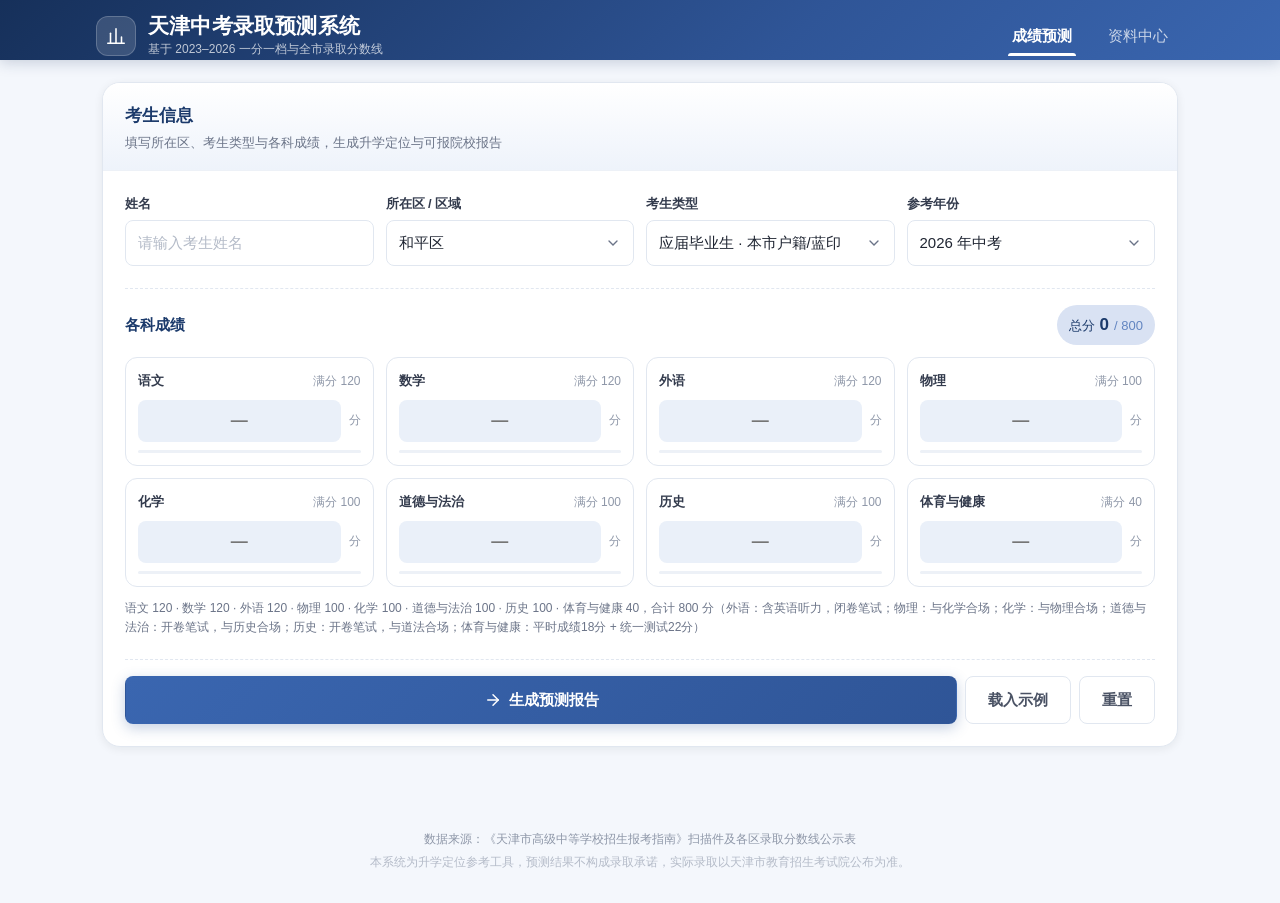
<file: index.html>
<!DOCTYPE html>
<html lang="zh-CN">
<head>
<meta charset="utf-8">
<meta name="viewport" content="width=device-width, initial-scale=1, viewport-fit=cover">
<meta name="theme-color" content="#1B3A6B">
<title>天津中考录取预测系统</title>
<link rel="stylesheet" href="assets/css/app.css">
</head>
<body>

<header class="app-bar">
  <div class="app-bar__inner">
    <div class="brand">
      <span class="brand__mark" aria-hidden="true">
        <svg viewBox="0 0 24 24" fill="none" stroke="currentColor" stroke-width="1.7" stroke-linecap="round" stroke-linejoin="round">
          <path d="M3 20h18"/><path d="M6 20V9"/><path d="M12 20V4"/><path d="M18 20v-7"/>
        </svg>
      </span>
      <div class="brand__text">
        <h1>天津中考录取预测系统</h1>
        <p>基于 2023–2026 一分一档与全市录取分数线</p>
      </div>
    </div>
    <nav class="tabs" role="tablist" aria-label="主导航">
      <button class="tab is-active" role="tab" aria-selected="true" data-view="predict">成绩预测</button>
      <button class="tab" role="tab" aria-selected="false" data-view="docs">资料中心</button>
    </nav>
  </div>
</header>

<main class="app-main">

  <!-- ======================= 成绩预测 ======================= -->
  <section id="view-predict" class="view is-active">
    <form id="predictForm" class="card form-card" novalidate>
      <div class="card__head">
        <h2>考生信息</h2>
        <p class="card__sub">填写所在区、考生类型与各科成绩，生成升学定位与可报院校报告</p>
      </div>

      <div class="card__body">
        <div class="field-grid">
          <label class="field">
            <span class="field__label">姓名</span>
            <input type="text" id="fName" placeholder="请输入考生姓名" autocomplete="off" maxlength="12">
          </label>
          <label class="field">
            <span class="field__label">所在区 / 区域</span>
            <select id="fDistrict"></select>
          </label>
          <label class="field">
            <span class="field__label">考生类型</span>
            <select id="fType"></select>
          </label>
          <label class="field">
            <span class="field__label">参考年份</span>
            <select id="fYear"></select>
          </label>
        </div>

        <div class="section-title">
          <h3>各科成绩</h3>
          <div class="total-chip" id="totalChip">
            <span>总分</span>
            <strong id="liveTotal">0</strong>
            <span class="total-chip__of">/ 800</span>
          </div>
        </div>

        <div class="subject-grid" id="subjectGrid"></div>
        <p class="hint" id="subjectHint"></p>

        <div class="form-actions">
          <button type="submit" class="btn btn--primary">
            <svg viewBox="0 0 24 24" fill="none" stroke="currentColor" stroke-width="2" stroke-linecap="round" stroke-linejoin="round" aria-hidden="true"><path d="M5 12h14"/><path d="m12 5 7 7-7 7"/></svg>
            生成预测报告
          </button>
          <button type="button" class="btn btn--ghost" id="btnDemo">载入示例</button>
          <button type="button" class="btn btn--ghost" id="btnReset">重置</button>
        </div>
      </div>
    </form>

    <div id="result" aria-live="polite"></div>
  </section>

  <!-- ======================= 资料中心 ======================= -->
  <section id="view-docs" class="view" hidden>
    <div class="card">
      <div class="card__head">
        <h2>资料中心</h2>
        <p class="card__sub">本次整理的全部成果文档与数据表，点击卡片即可在站内查看</p>
      </div>
      <div class="card__body">
        <div class="doc-grid" id="docGrid"></div>
      </div>
    </div>

    <div class="card">
      <div class="card__head">
        <h2>数据速览</h2>
        <p class="card__sub">系统内置的数据规模（点击可展开明细）</p>
      </div>
      <div class="card__body">
        <div class="stat-row" id="dataStat"></div>
      </div>
    </div>
  </section>

</main>

<footer class="app-foot">
  <p>数据来源：《天津市高级中等学校招生报考指南》扫描件及各区录取分数线公示表</p>
  <p class="app-foot__note">本系统为升学定位参考工具，预测结果不构成录取承诺，实际录取以天津市教育招生考试院公布为准。</p>
</footer>

<!-- 文档预览弹层 -->
<div class="modal" id="docModal" hidden>
  <div class="modal__backdrop" data-close></div>
  <div class="modal__panel" role="dialog" aria-modal="true" aria-labelledby="docModalTitle">
    <div class="modal__bar">
      <h3 id="docModalTitle">文档</h3>
      <div class="modal__tools">
        <a class="modal__link" id="docOpenNew" href="#" target="_blank" rel="noopener">新窗口打开</a>
        <button type="button" class="modal__close" data-close aria-label="关闭">
          <svg viewBox="0 0 24 24" fill="none" stroke="currentColor" stroke-width="2" stroke-linecap="round" aria-hidden="true"><path d="M18 6 6 18"/><path d="m6 6 12 12"/></svg>
        </button>
      </div>
    </div>
    <iframe id="docFrame" title="文档预览" loading="lazy"></iframe>
  </div>
</div>

<script src="assets/js/data.js"></script>
<script src="assets/js/engine.js"></script>
<script src="assets/js/app.js"></script>
</body>
</html>
</file>
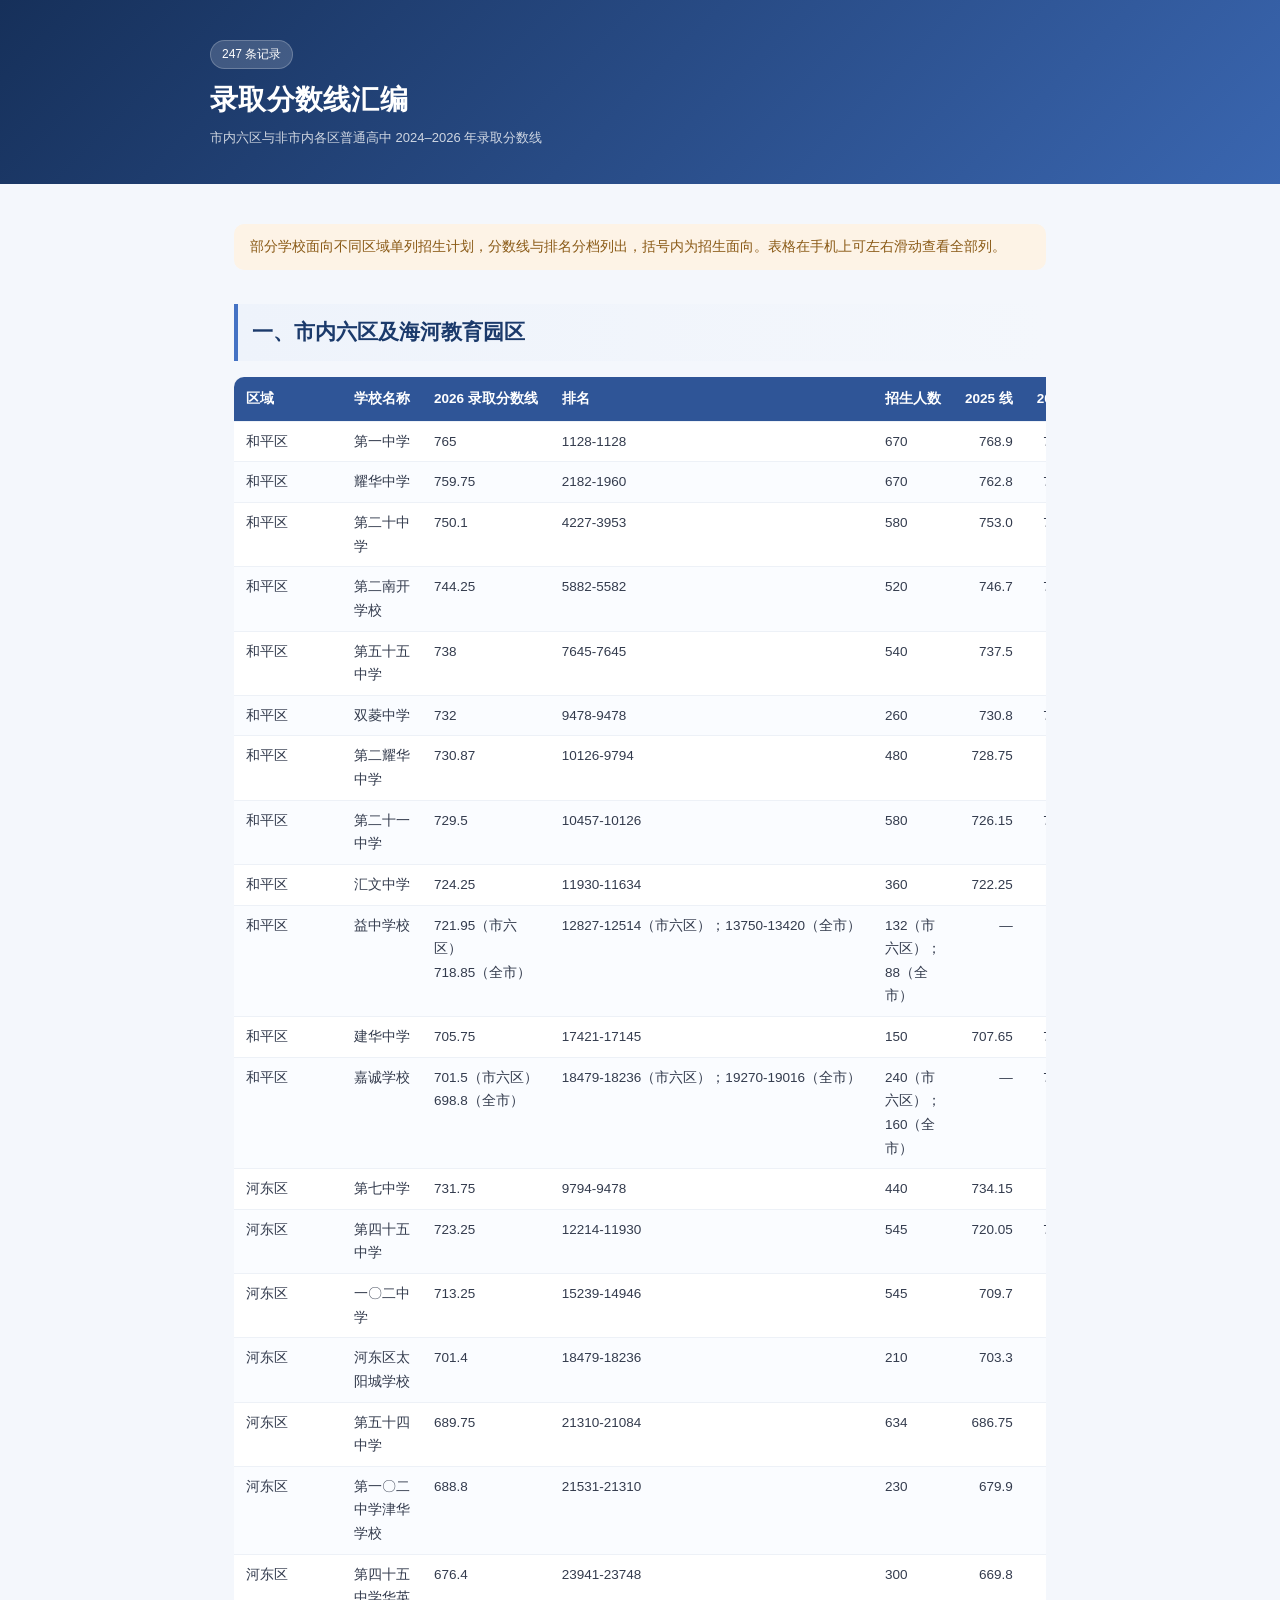
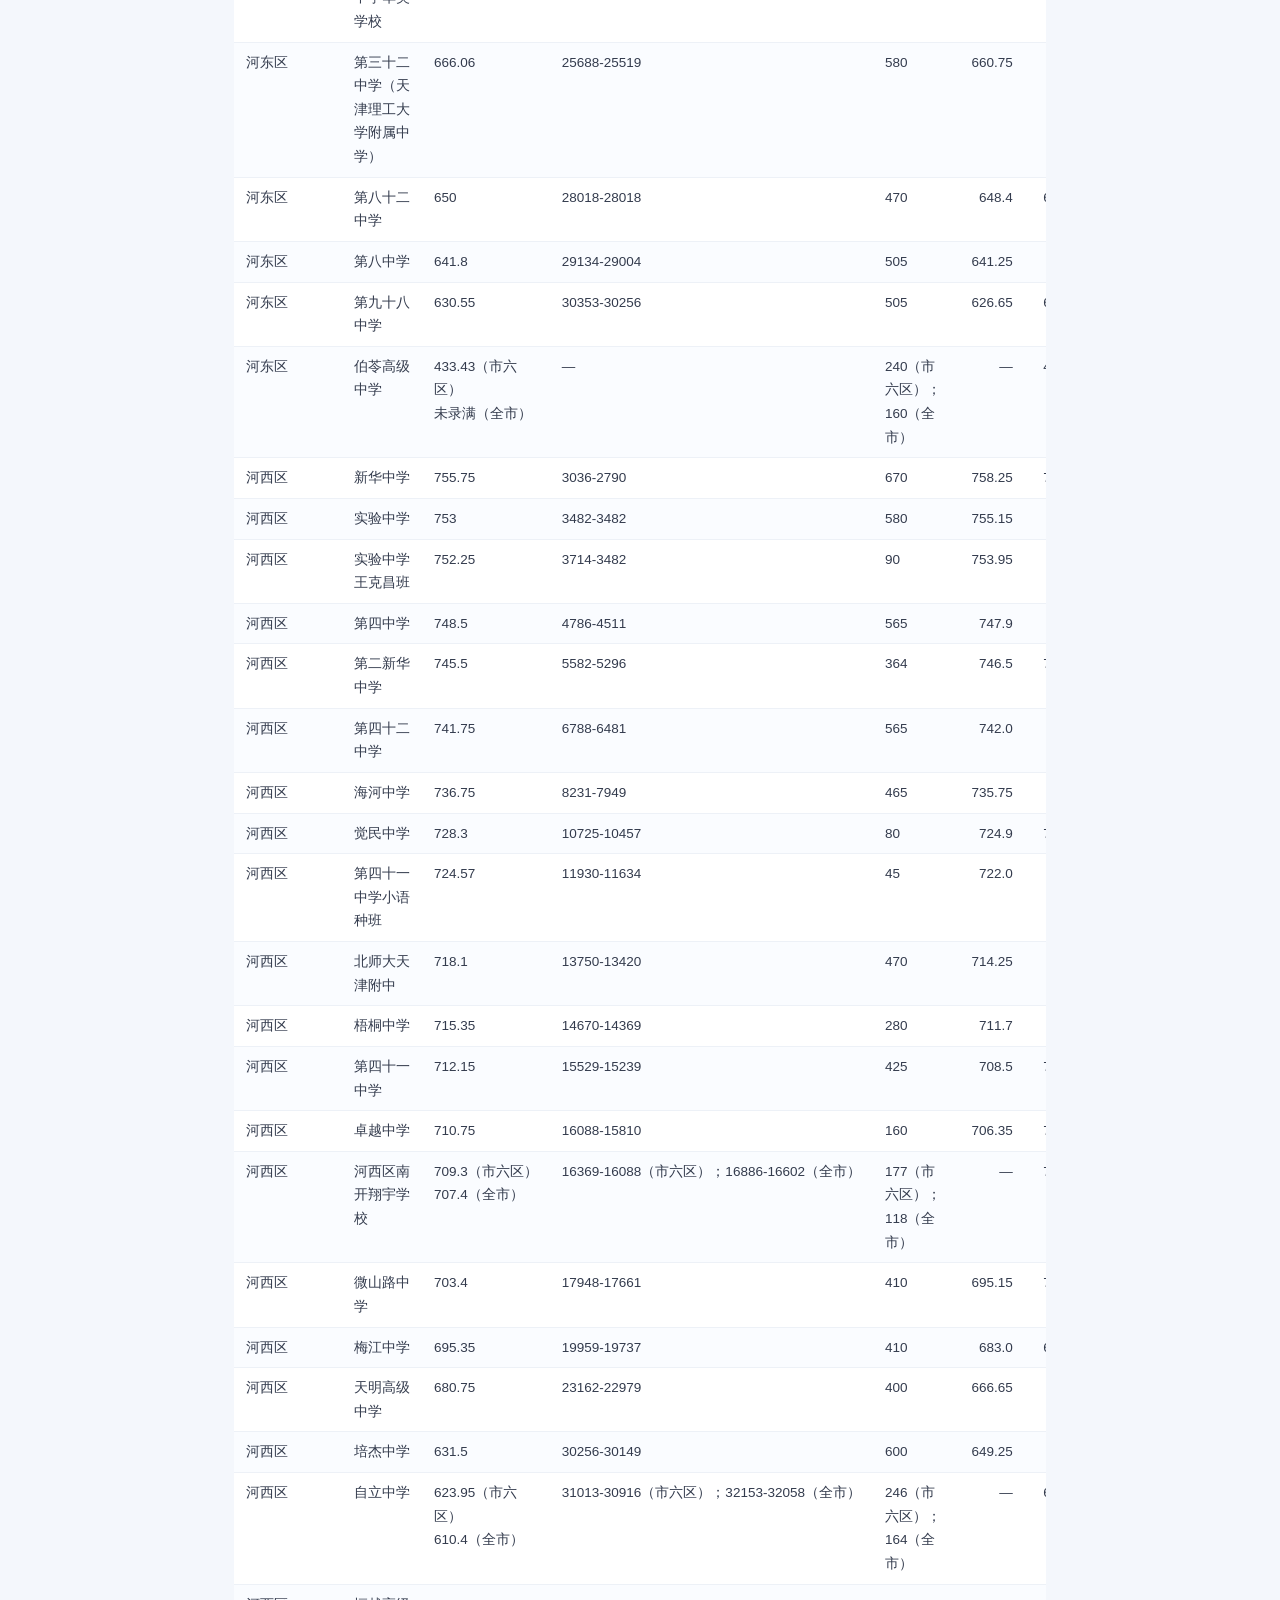
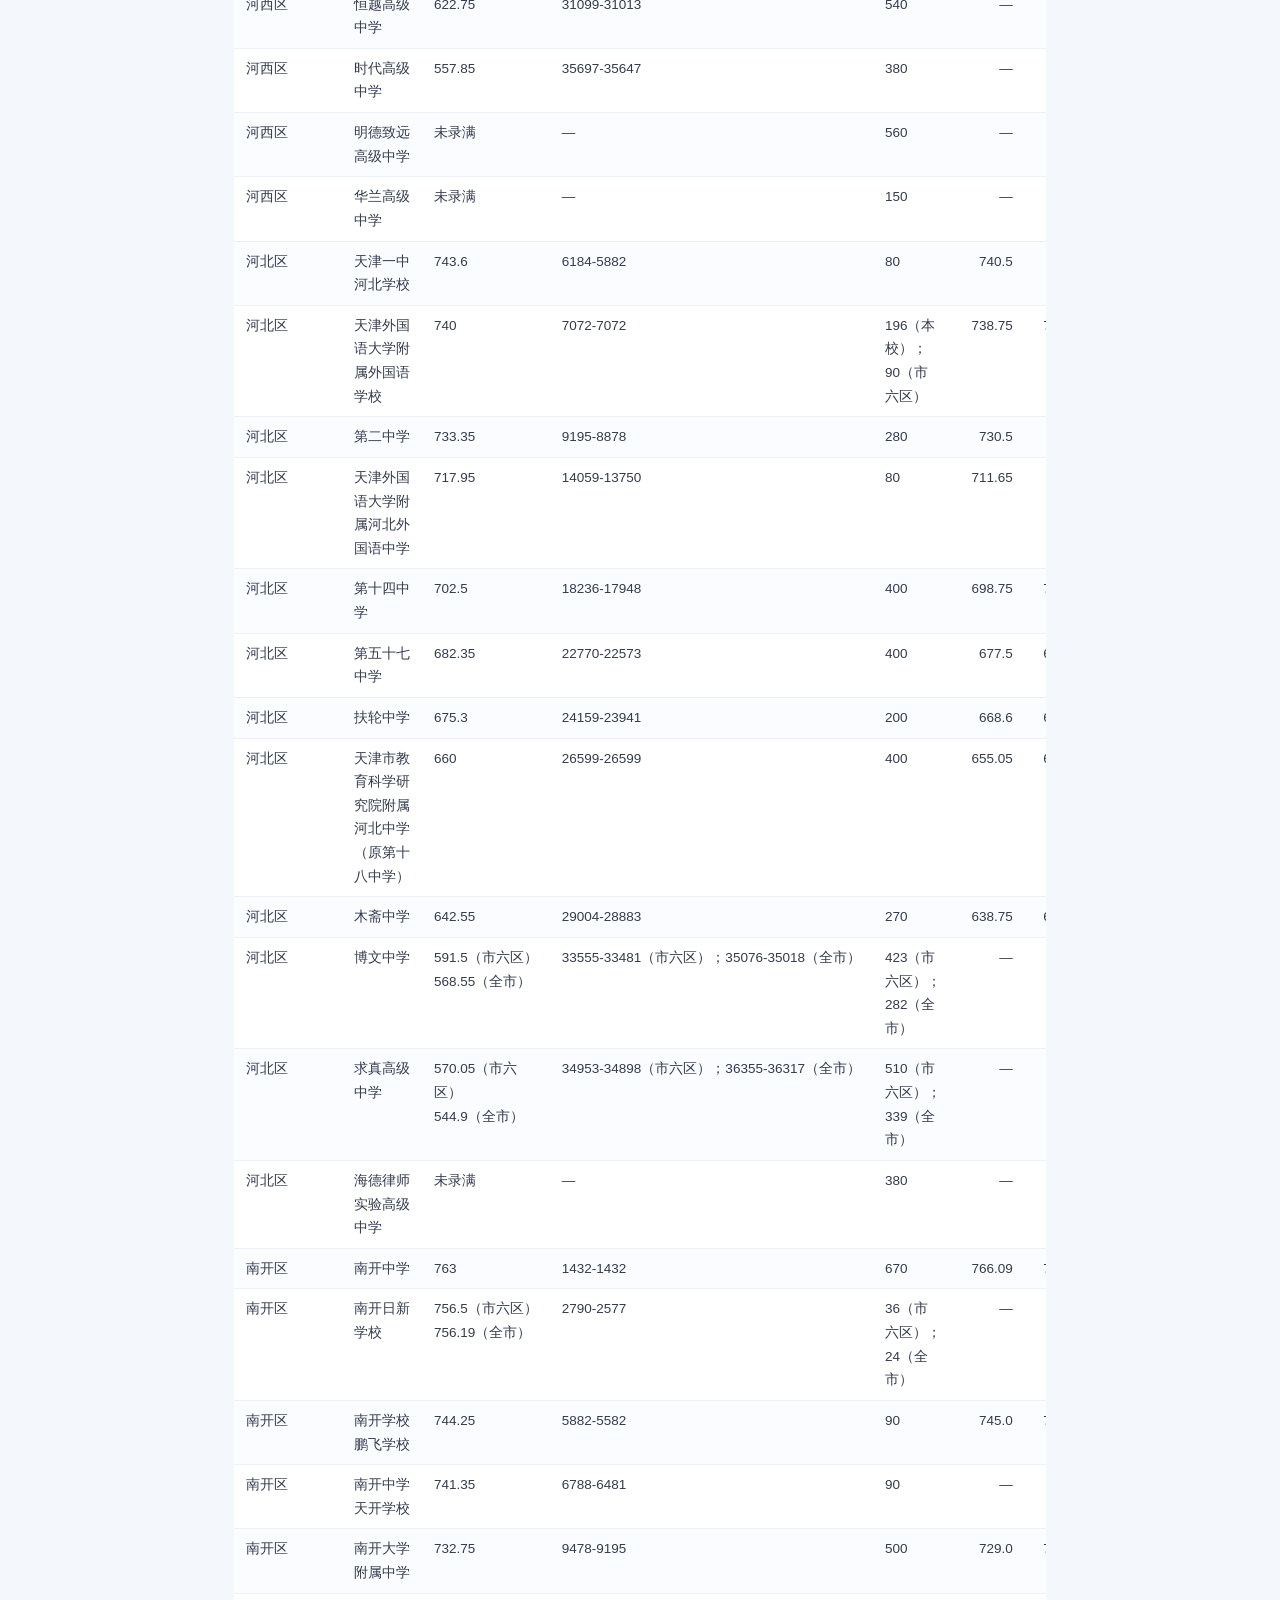
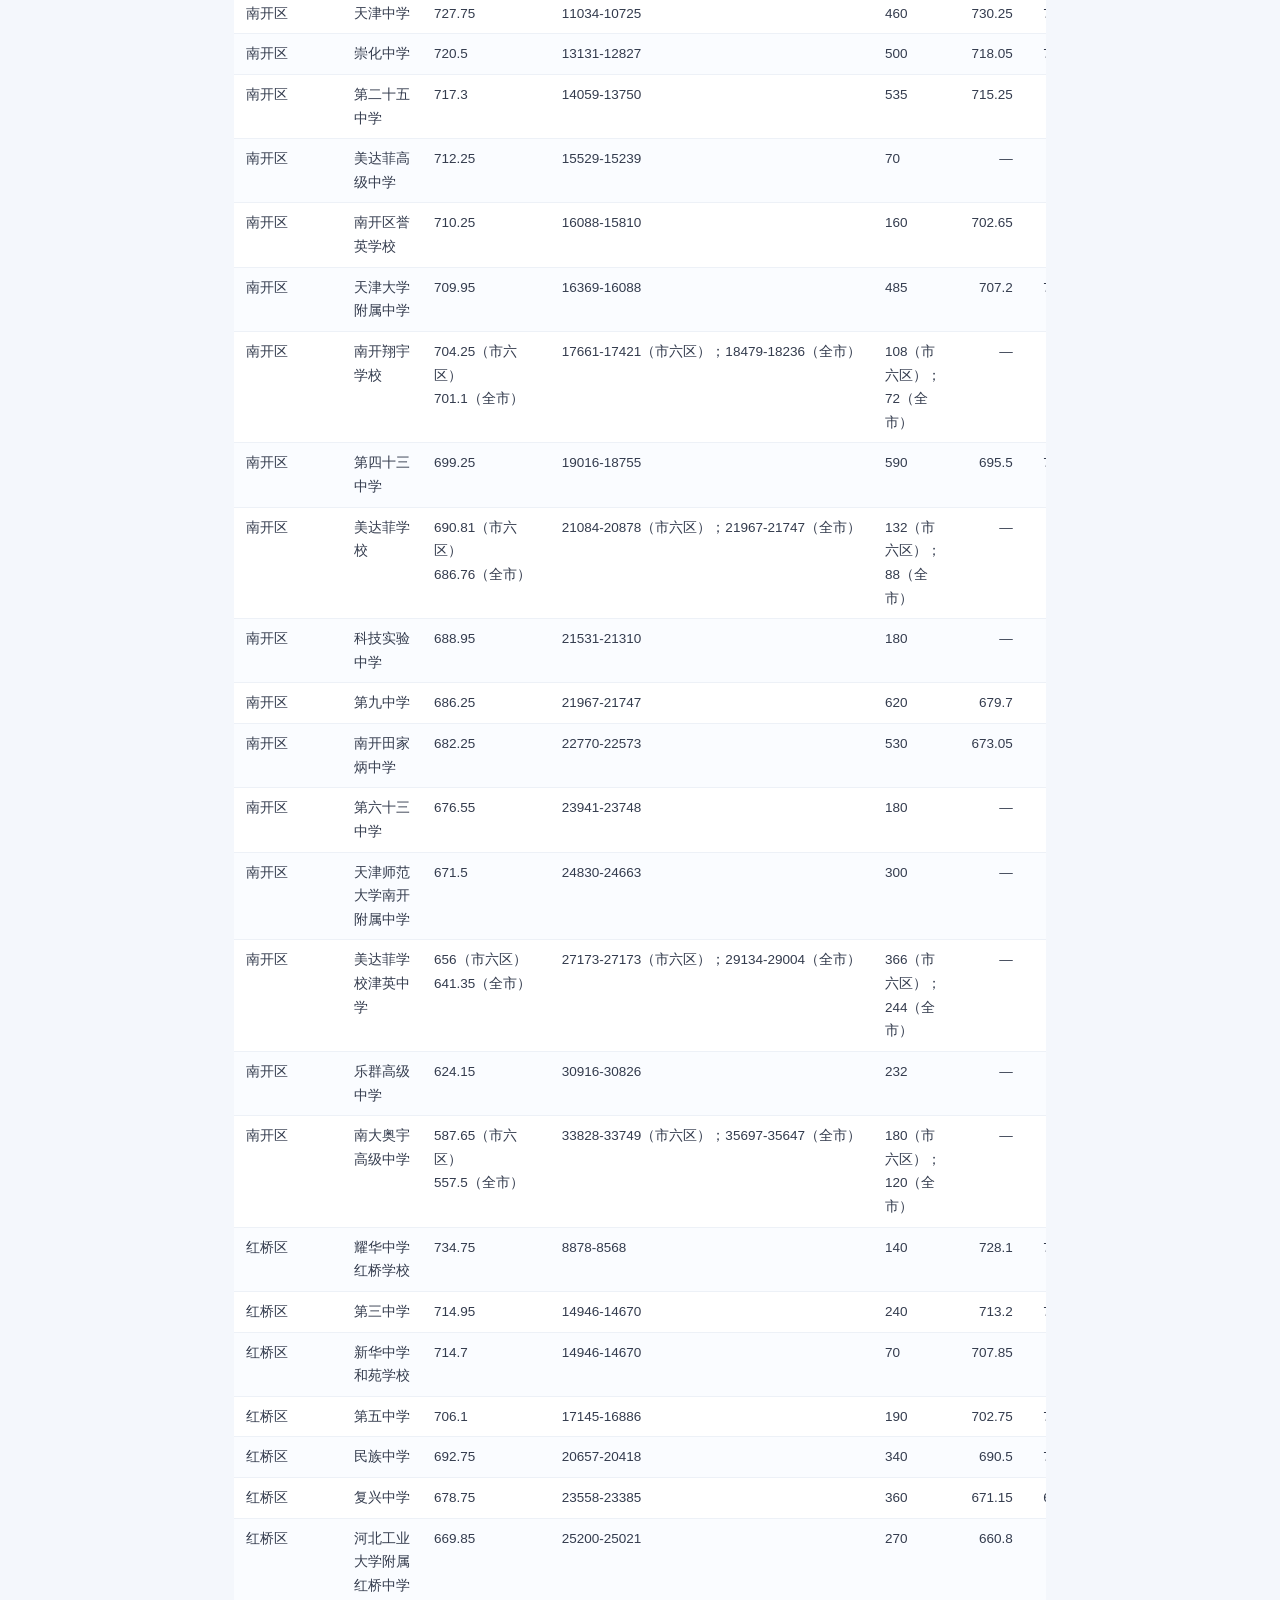
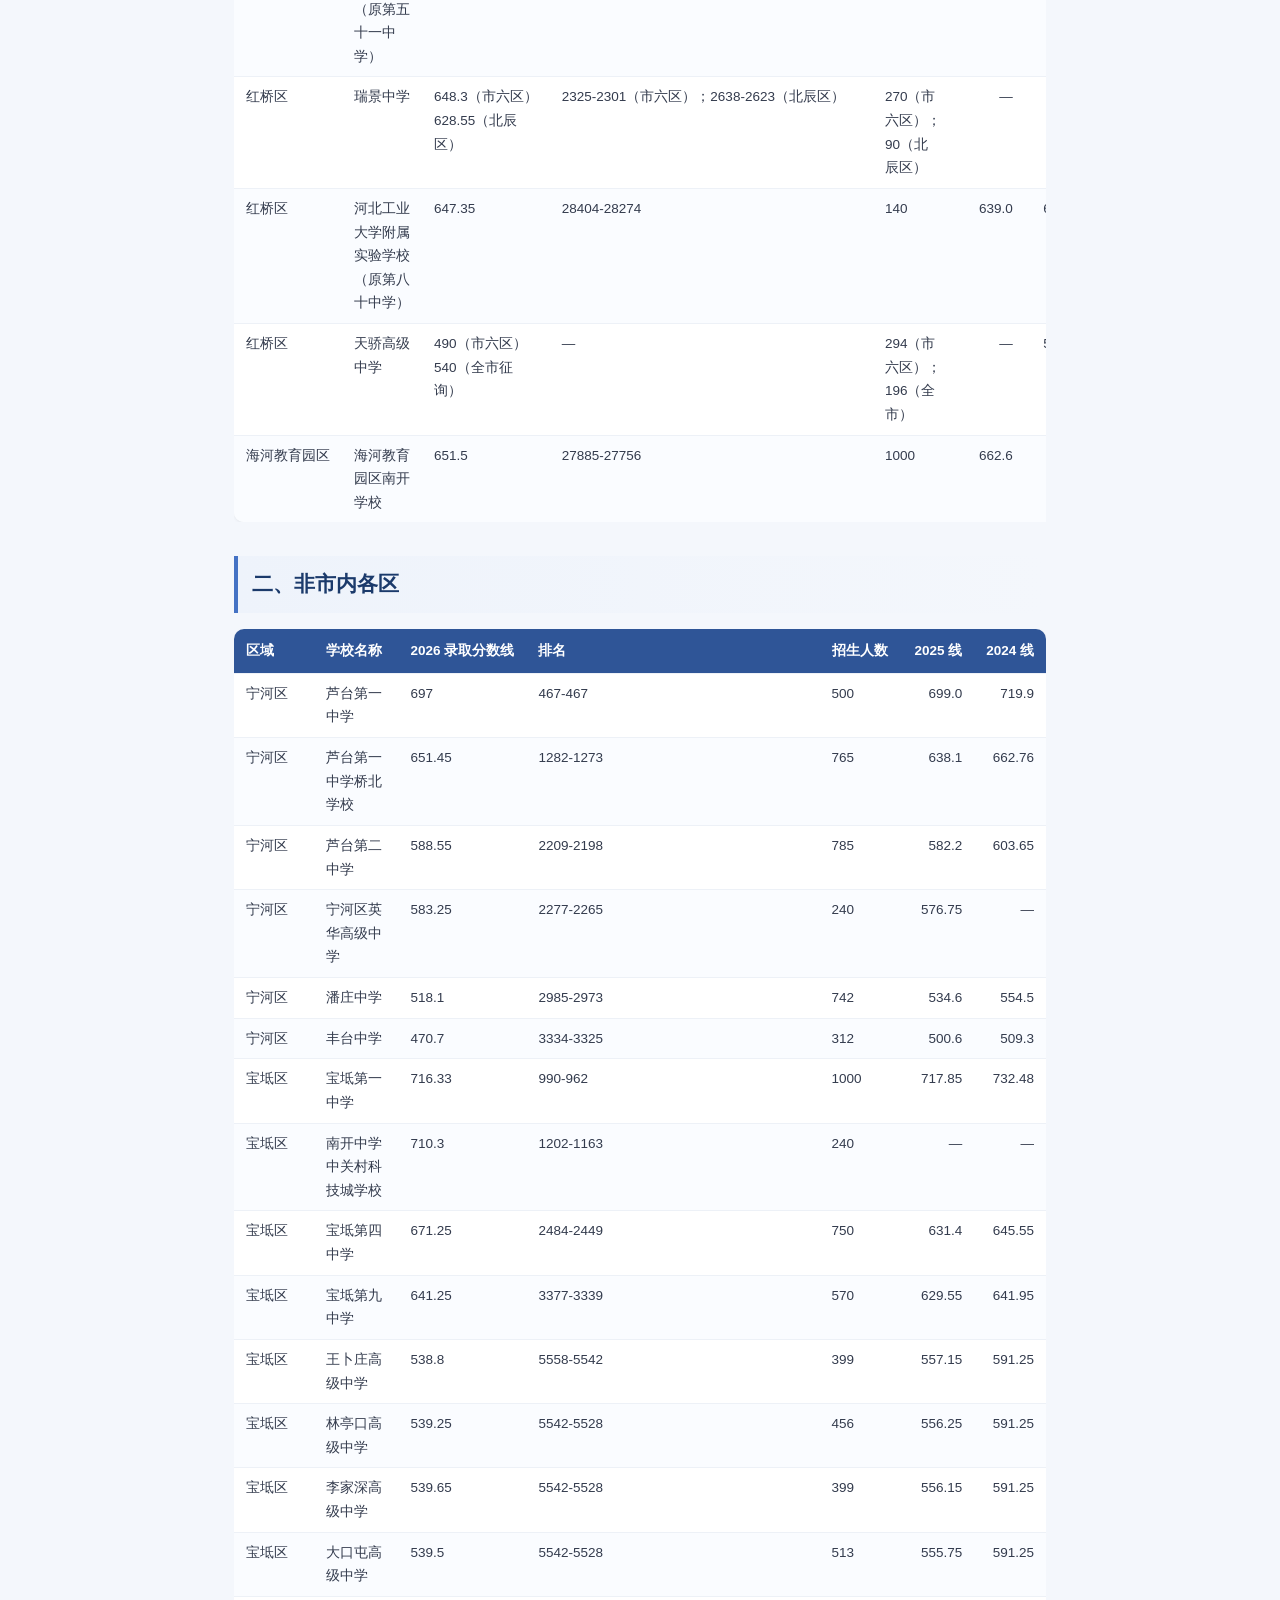
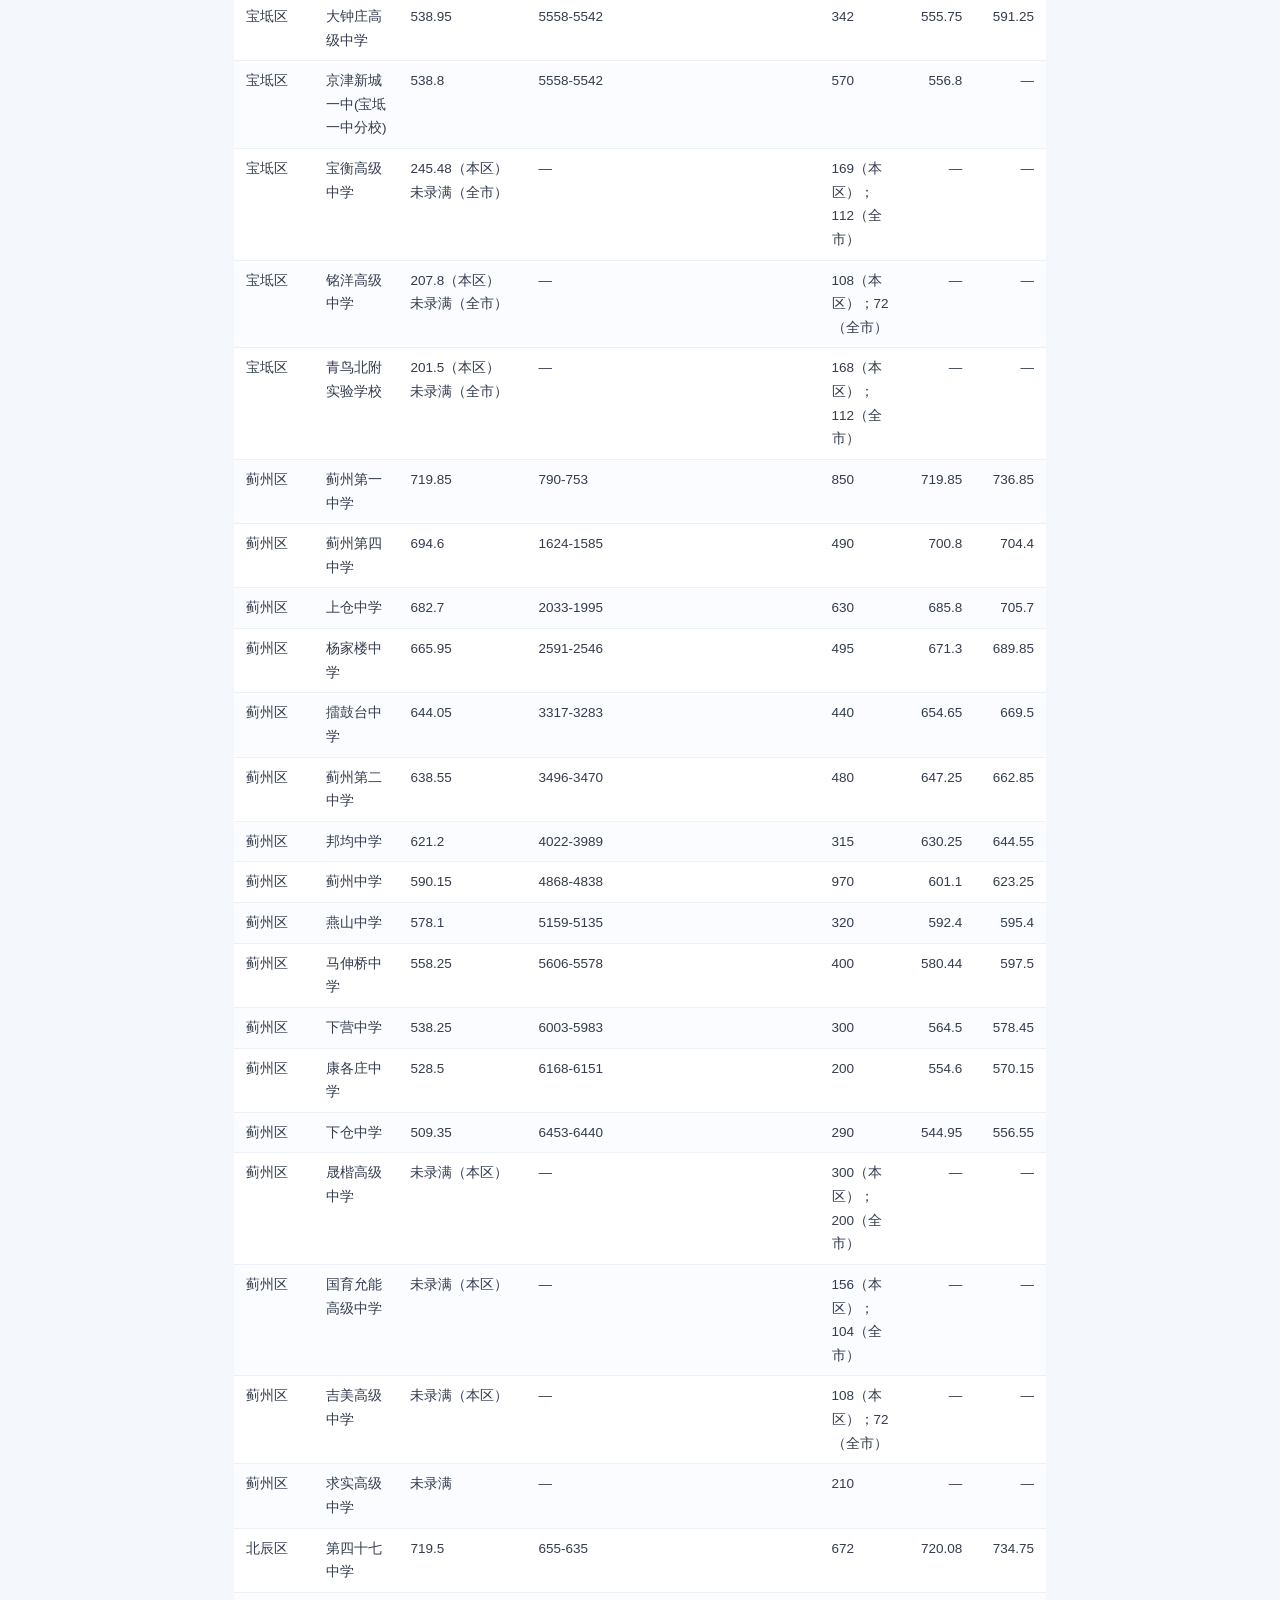
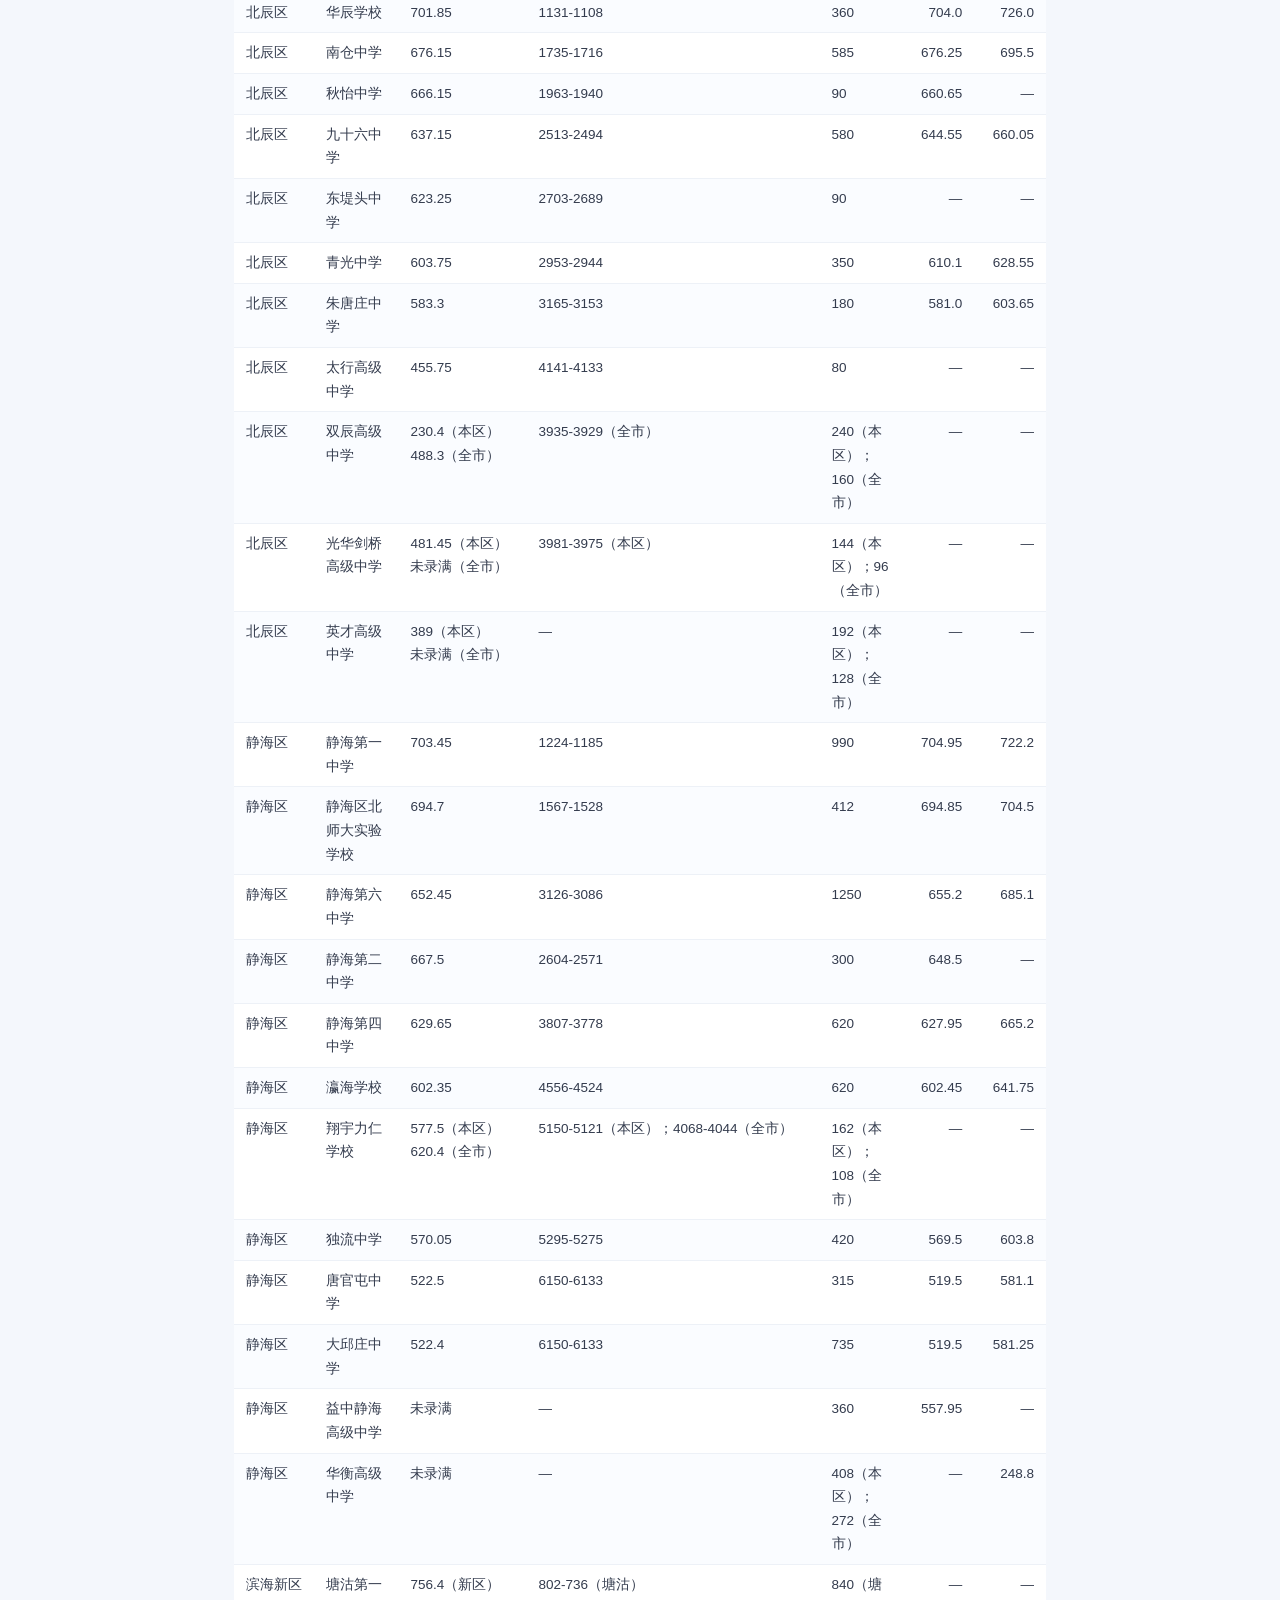
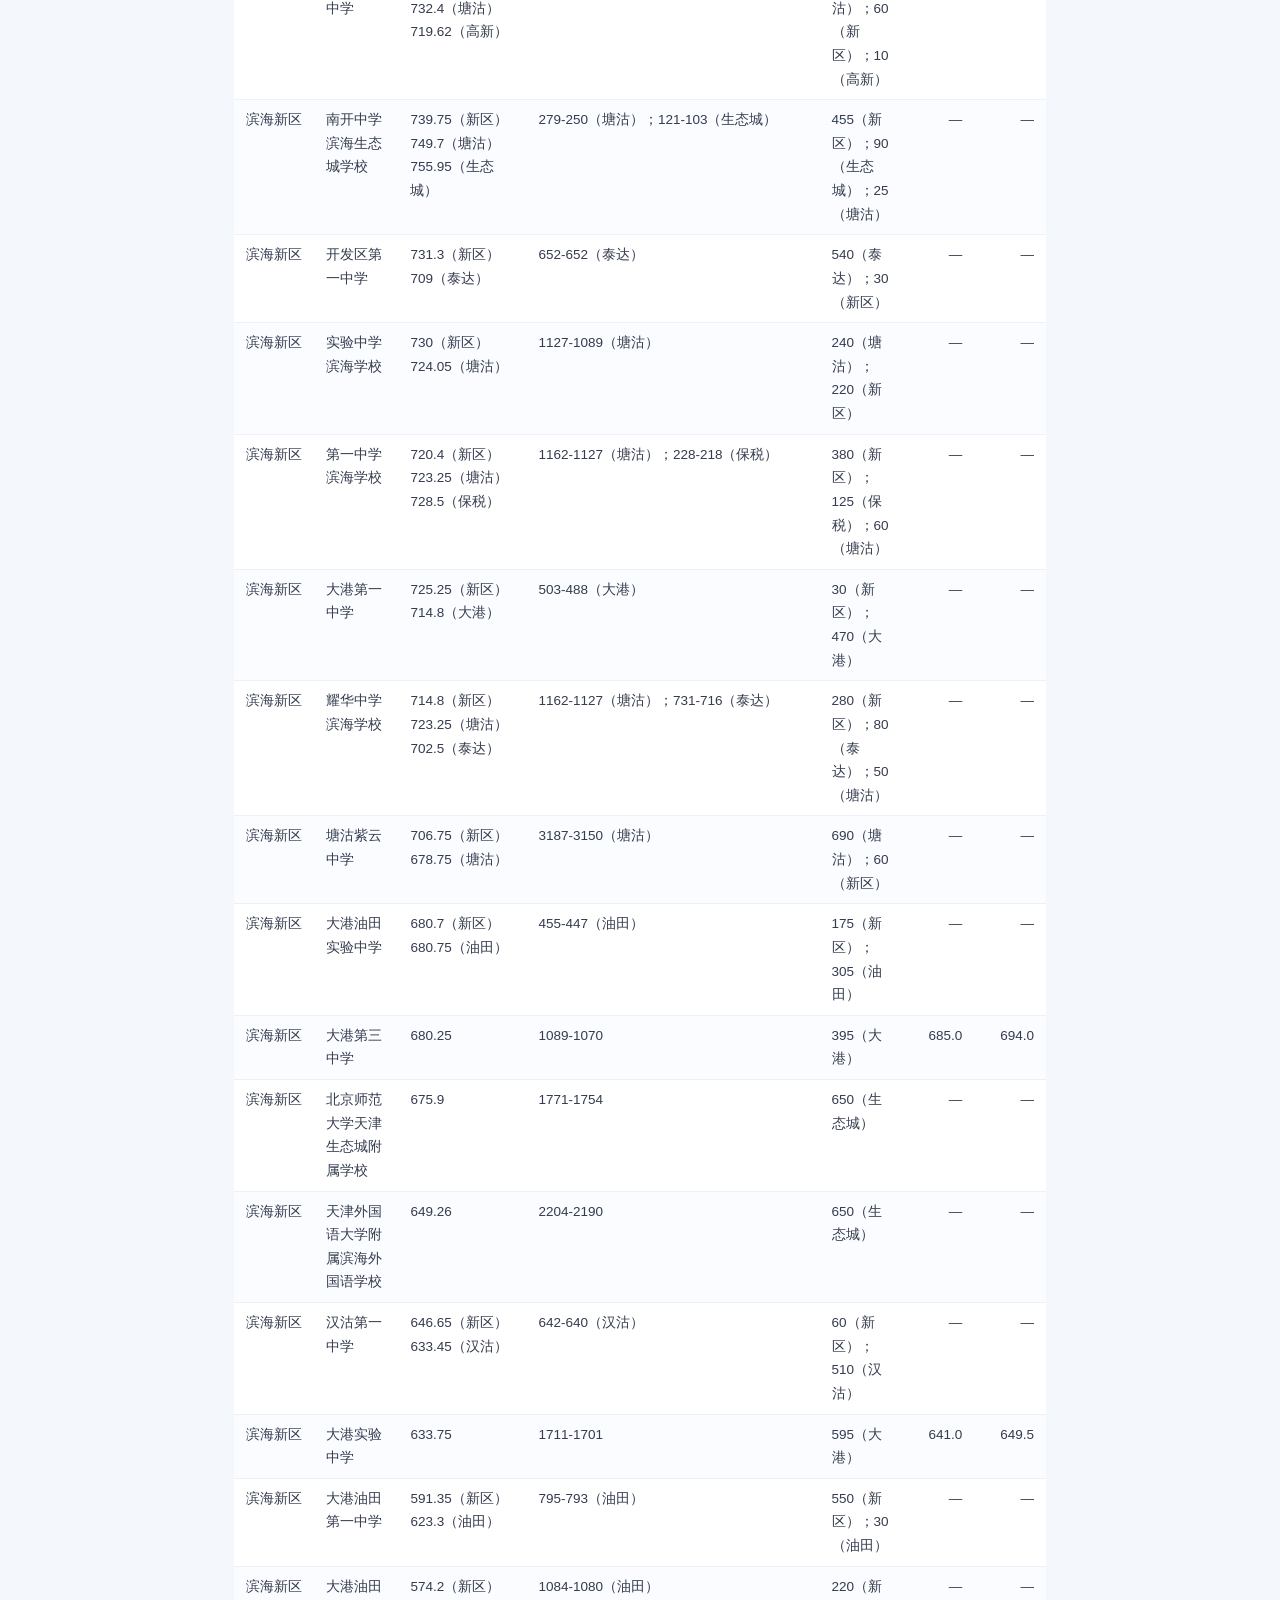
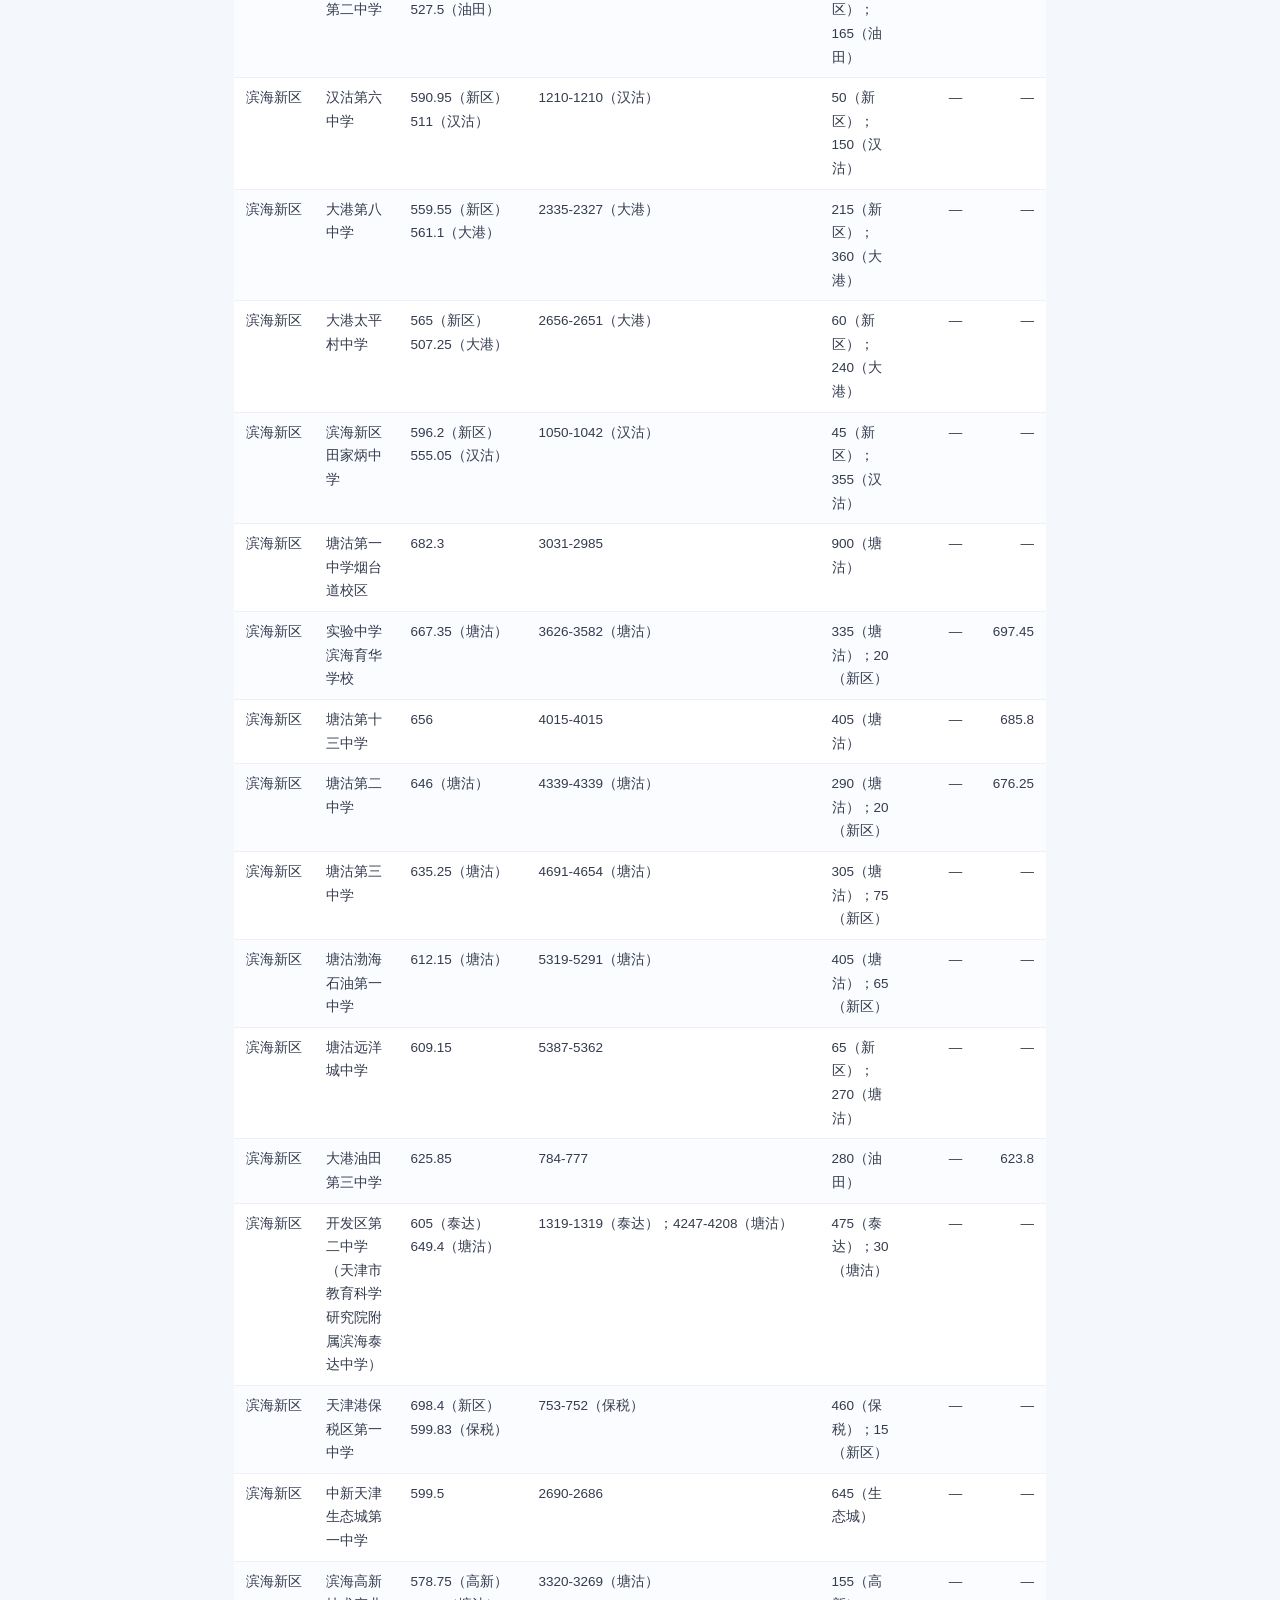
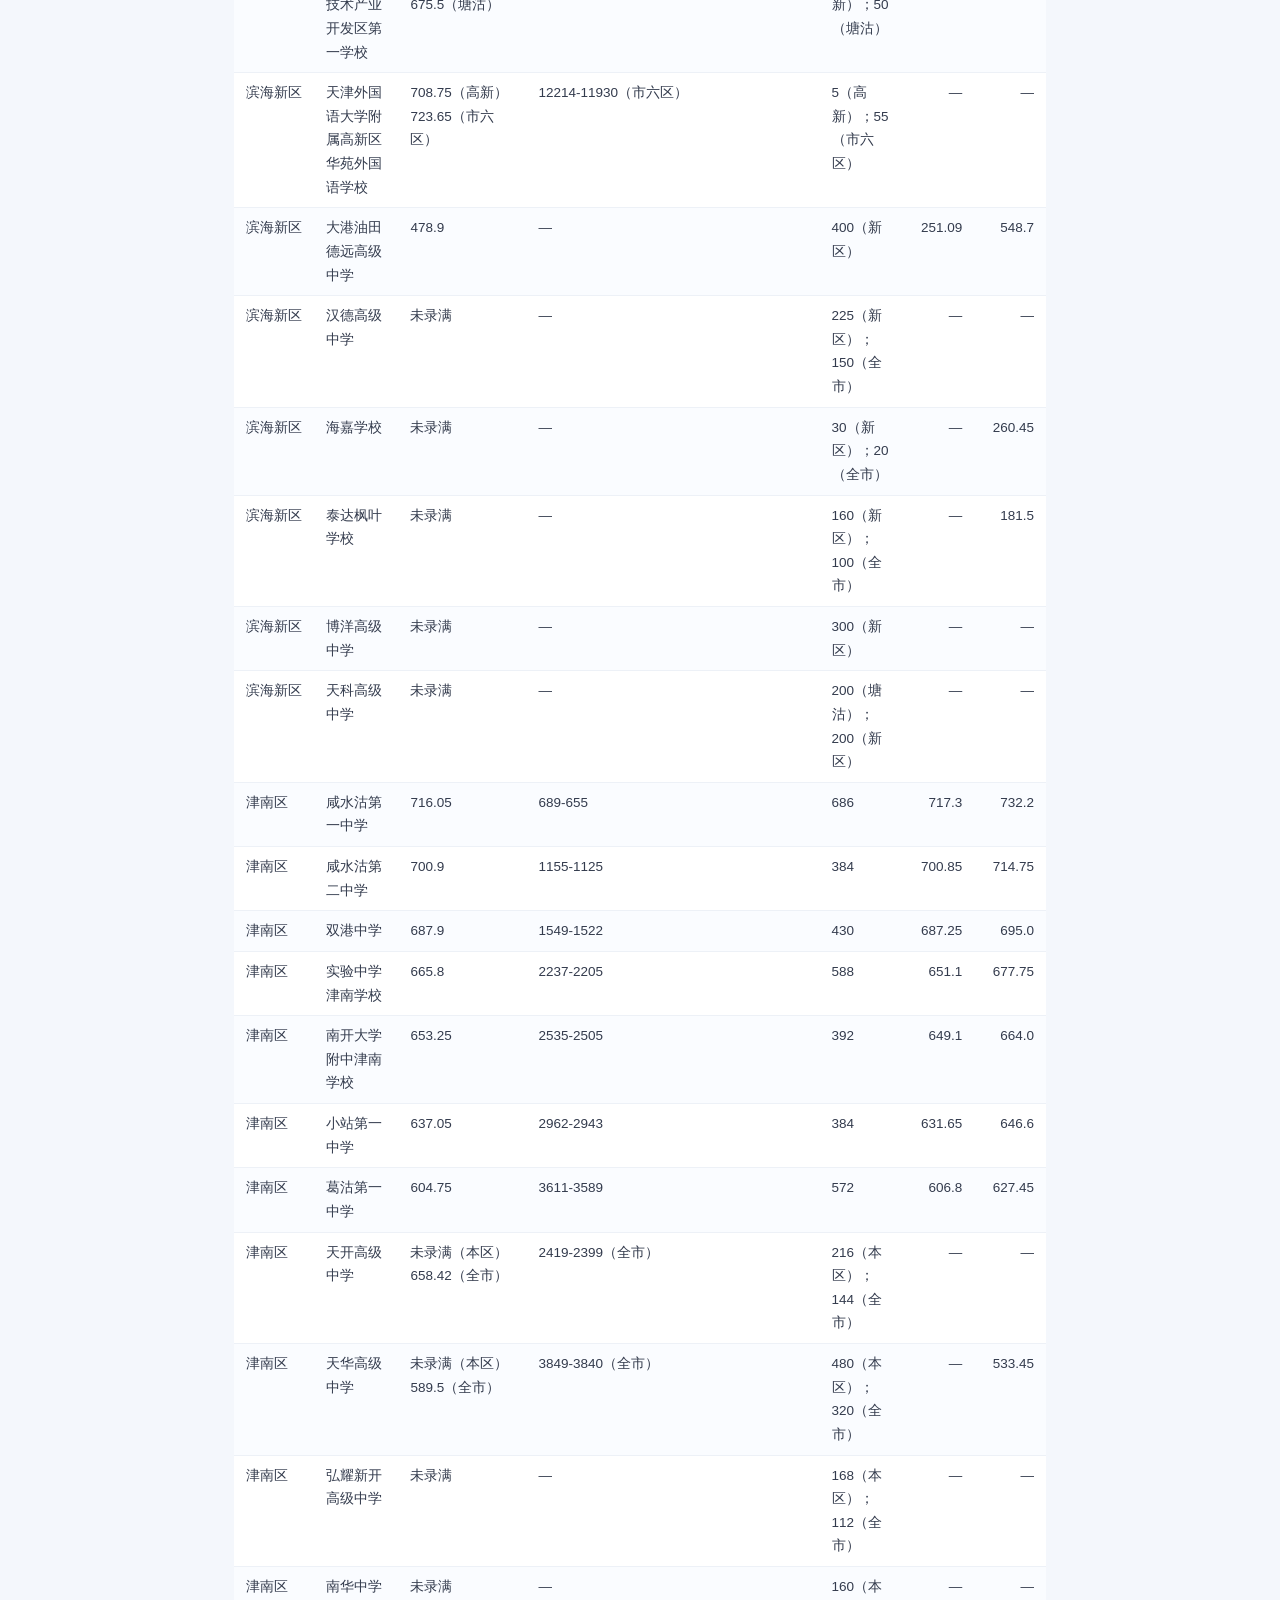
<file: assets/docs/lines.html>
<!DOCTYPE html>
<html lang="zh-CN">
<head>
<meta charset="utf-8">
<meta name="viewport" content="width=device-width, initial-scale=1">
<title>录取分数线汇编</title>
<link rel="stylesheet" href="../css/doc.css">
</head>
<body>
<header class="doc-head"><div class="doc-head__inner">
<span class="doc-badge">247 条记录</span>
<h1>录取分数线汇编</h1>
<p>市内六区与非市内各区普通高中 2024–2026 年录取分数线</p>
</div></header>
<main class="doc-body">
<div class="doc-note">部分学校面向不同区域单列招生计划，分数线与排名分档列出，括号内为招生面向。表格在手机上可左右滑动查看全部列。</div><h2>一、市内六区及海河教育园区</h2><div class="doc-table-wrap"><table><thead><tr><th class="nowrap">区域</th><th class="">学校名称</th><th class="">2026 录取分数线</th><th class="nowrap">排名</th><th class="">招生人数</th><th class="num">2025 线</th><th class="num">2024 线</th></tr></thead><tbody><tr><td class="nowrap">和平区</td><td class="">第一中学</td><td class="">765</td><td class="nowrap">1128-1128</td><td class="">670</td><td class="num">768.9</td><td class="num">772.25</td></tr><tr><td class="nowrap">和平区</td><td class="">耀华中学</td><td class="">759.75</td><td class="nowrap">2182-1960</td><td class="">670</td><td class="num">762.8</td><td class="num">768.25</td></tr><tr><td class="nowrap">和平区</td><td class="">第二十中学</td><td class="">750.1</td><td class="nowrap">4227-3953</td><td class="">580</td><td class="num">753.0</td><td class="num">760.75</td></tr><tr><td class="nowrap">和平区</td><td class="">第二南开学校</td><td class="">744.25</td><td class="nowrap">5882-5582</td><td class="">520</td><td class="num">746.7</td><td class="num">754.75</td></tr><tr><td class="nowrap">和平区</td><td class="">第五十五中学</td><td class="">738</td><td class="nowrap">7645-7645</td><td class="">540</td><td class="num">737.5</td><td class="num">747.5</td></tr><tr><td class="nowrap">和平区</td><td class="">双菱中学</td><td class="">732</td><td class="nowrap">9478-9478</td><td class="">260</td><td class="num">730.8</td><td class="num">743.25</td></tr><tr><td class="nowrap">和平区</td><td class="">第二耀华中学</td><td class="">730.87</td><td class="nowrap">10126-9794</td><td class="">480</td><td class="num">728.75</td><td class="num">737.0</td></tr><tr><td class="nowrap">和平区</td><td class="">第二十一中学</td><td class="">729.5</td><td class="nowrap">10457-10126</td><td class="">580</td><td class="num">726.15</td><td class="num">736.25</td></tr><tr><td class="nowrap">和平区</td><td class="">汇文中学</td><td class="">724.25</td><td class="nowrap">11930-11634</td><td class="">360</td><td class="num">722.25</td><td class="num">730.6</td></tr><tr><td class="nowrap">和平区</td><td class="">益中学校</td><td class="">721.95（市六区）<br>718.85（全市）</td><td class="nowrap">12827-12514（市六区）；13750-13420（全市）</td><td class="">132（市六区）；88（全市）</td><td class="num">—</td><td class="num">729.5</td></tr><tr><td class="nowrap">和平区</td><td class="">建华中学</td><td class="">705.75</td><td class="nowrap">17421-17145</td><td class="">150</td><td class="num">707.65</td><td class="num">711.45</td></tr><tr><td class="nowrap">和平区</td><td class="">嘉诚学校</td><td class="">701.5（市六区）<br>698.8（全市）</td><td class="nowrap">18479-18236（市六区）；19270-19016（全市）</td><td class="">240（市六区）；160（全市）</td><td class="num">—</td><td class="num">704.75</td></tr><tr><td class="nowrap">河东区</td><td class="">第七中学</td><td class="">731.75</td><td class="nowrap">9794-9478</td><td class="">440</td><td class="num">734.15</td><td class="num">741.2</td></tr><tr><td class="nowrap">河东区</td><td class="">第四十五中学</td><td class="">723.25</td><td class="nowrap">12214-11930</td><td class="">545</td><td class="num">720.05</td><td class="num">732.31</td></tr><tr><td class="nowrap">河东区</td><td class="">一〇二中学</td><td class="">713.25</td><td class="nowrap">15239-14946</td><td class="">545</td><td class="num">709.7</td><td class="num">719.0</td></tr><tr><td class="nowrap">河东区</td><td class="">河东区太阳城学校</td><td class="">701.4</td><td class="nowrap">18479-18236</td><td class="">210</td><td class="num">703.3</td><td class="num">—</td></tr><tr><td class="nowrap">河东区</td><td class="">第五十四中学</td><td class="">689.75</td><td class="nowrap">21310-21084</td><td class="">634</td><td class="num">686.75</td><td class="num">697.0</td></tr><tr><td class="nowrap">河东区</td><td class="">第一〇二中学津华学校</td><td class="">688.8</td><td class="nowrap">21531-21310</td><td class="">230</td><td class="num">679.9</td><td class="num">—</td></tr><tr><td class="nowrap">河东区</td><td class="">第四十五中学华英学校</td><td class="">676.4</td><td class="nowrap">23941-23748</td><td class="">300</td><td class="num">669.8</td><td class="num">—</td></tr><tr><td class="nowrap">河东区</td><td class="">第三十二中学（天津理工大学附属中学）</td><td class="">666.06</td><td class="nowrap">25688-25519</td><td class="">580</td><td class="num">660.75</td><td class="num">676.0</td></tr><tr><td class="nowrap">河东区</td><td class="">第八十二中学</td><td class="">650</td><td class="nowrap">28018-28018</td><td class="">470</td><td class="num">648.4</td><td class="num">662.25</td></tr><tr><td class="nowrap">河东区</td><td class="">第八中学</td><td class="">641.8</td><td class="nowrap">29134-29004</td><td class="">505</td><td class="num">641.25</td><td class="num">650.2</td></tr><tr><td class="nowrap">河东区</td><td class="">第九十八中学</td><td class="">630.55</td><td class="nowrap">30353-30256</td><td class="">505</td><td class="num">626.65</td><td class="num">632.75</td></tr><tr><td class="nowrap">河东区</td><td class="">伯苓高级中学</td><td class="">433.43（市六区）<br>未录满（全市）</td><td class="nowrap">—</td><td class="">240（市六区）；160（全市）</td><td class="num">—</td><td class="num">487.05</td></tr><tr><td class="nowrap">河西区</td><td class="">新华中学</td><td class="">755.75</td><td class="nowrap">3036-2790</td><td class="">670</td><td class="num">758.25</td><td class="num">764.55</td></tr><tr><td class="nowrap">河西区</td><td class="">实验中学</td><td class="">753</td><td class="nowrap">3482-3482</td><td class="">580</td><td class="num">755.15</td><td class="num">762.5</td></tr><tr><td class="nowrap">河西区</td><td class="">实验中学王克昌班</td><td class="">752.25</td><td class="nowrap">3714-3482</td><td class="">90</td><td class="num">753.95</td><td class="num">761.6</td></tr><tr><td class="nowrap">河西区</td><td class="">第四中学</td><td class="">748.5</td><td class="nowrap">4786-4511</td><td class="">565</td><td class="num">747.9</td><td class="num">758.0</td></tr><tr><td class="nowrap">河西区</td><td class="">第二新华中学</td><td class="">745.5</td><td class="nowrap">5582-5296</td><td class="">364</td><td class="num">746.5</td><td class="num">754.74</td></tr><tr><td class="nowrap">河西区</td><td class="">第四十二中学</td><td class="">741.75</td><td class="nowrap">6788-6481</td><td class="">565</td><td class="num">742.0</td><td class="num">752.5</td></tr><tr><td class="nowrap">河西区</td><td class="">海河中学</td><td class="">736.75</td><td class="nowrap">8231-7949</td><td class="">465</td><td class="num">735.75</td><td class="num">748.5</td></tr><tr><td class="nowrap">河西区</td><td class="">觉民中学</td><td class="">728.3</td><td class="nowrap">10725-10457</td><td class="">80</td><td class="num">724.9</td><td class="num">733.75</td></tr><tr><td class="nowrap">河西区</td><td class="">第四十一中学小语种班</td><td class="">724.57</td><td class="nowrap">11930-11634</td><td class="">45</td><td class="num">722.0</td><td class="num">730.1</td></tr><tr><td class="nowrap">河西区</td><td class="">北师大天津附中</td><td class="">718.1</td><td class="nowrap">13750-13420</td><td class="">470</td><td class="num">714.25</td><td class="num">723.5</td></tr><tr><td class="nowrap">河西区</td><td class="">梧桐中学</td><td class="">715.35</td><td class="nowrap">14670-14369</td><td class="">280</td><td class="num">711.7</td><td class="num">721.8</td></tr><tr><td class="nowrap">河西区</td><td class="">第四十一中学</td><td class="">712.15</td><td class="nowrap">15529-15239</td><td class="">425</td><td class="num">708.5</td><td class="num">721.25</td></tr><tr><td class="nowrap">河西区</td><td class="">卓越中学</td><td class="">710.75</td><td class="nowrap">16088-15810</td><td class="">160</td><td class="num">706.35</td><td class="num">716.31</td></tr><tr><td class="nowrap">河西区</td><td class="">河西区南开翔宇学校</td><td class="">709.3（市六区）<br>707.4（全市）</td><td class="nowrap">16369-16088（市六区）；16886-16602（全市）</td><td class="">177（市六区）；118（全市）</td><td class="num">—</td><td class="num">710.75</td></tr><tr><td class="nowrap">河西区</td><td class="">微山路中学</td><td class="">703.4</td><td class="nowrap">17948-17661</td><td class="">410</td><td class="num">695.15</td><td class="num">706.25</td></tr><tr><td class="nowrap">河西区</td><td class="">梅江中学</td><td class="">695.35</td><td class="nowrap">19959-19737</td><td class="">410</td><td class="num">683.0</td><td class="num">692.75</td></tr><tr><td class="nowrap">河西区</td><td class="">天明高级中学</td><td class="">680.75</td><td class="nowrap">23162-22979</td><td class="">400</td><td class="num">666.65</td><td class="num">—</td></tr><tr><td class="nowrap">河西区</td><td class="">培杰中学</td><td class="">631.5</td><td class="nowrap">30256-30149</td><td class="">600</td><td class="num">649.25</td><td class="num">672.3</td></tr><tr><td class="nowrap">河西区</td><td class="">自立中学</td><td class="">623.95（市六区）<br>610.4（全市）</td><td class="nowrap">31013-30916（市六区）；32153-32058（全市）</td><td class="">246（市六区）；164（全市）</td><td class="num">—</td><td class="num">644.05</td></tr><tr><td class="nowrap">河西区</td><td class="">恒越高级中学</td><td class="">622.75</td><td class="nowrap">31099-31013</td><td class="">540</td><td class="num">—</td><td class="num">—</td></tr><tr><td class="nowrap">河西区</td><td class="">时代高级中学</td><td class="">557.85</td><td class="nowrap">35697-35647</td><td class="">380</td><td class="num">—</td><td class="num">—</td></tr><tr><td class="nowrap">河西区</td><td class="">明德致远高级中学</td><td class="">未录满</td><td class="nowrap">—</td><td class="">560</td><td class="num">—</td><td class="num">—</td></tr><tr><td class="nowrap">河西区</td><td class="">华兰高级中学</td><td class="">未录满</td><td class="nowrap">—</td><td class="">150</td><td class="num">—</td><td class="num">—</td></tr><tr><td class="nowrap">河北区</td><td class="">天津一中河北学校</td><td class="">743.6</td><td class="nowrap">6184-5882</td><td class="">80</td><td class="num">740.5</td><td class="num">—</td></tr><tr><td class="nowrap">河北区</td><td class="">天津外国语大学附属外国语学校</td><td class="">740</td><td class="nowrap">7072-7072</td><td class="">196（本校）；90（市六区）</td><td class="num">738.75</td><td class="num">743.05</td></tr><tr><td class="nowrap">河北区</td><td class="">第二中学</td><td class="">733.35</td><td class="nowrap">9195-8878</td><td class="">280</td><td class="num">730.5</td><td class="num">738.1</td></tr><tr><td class="nowrap">河北区</td><td class="">天津外国语大学附属河北外国语中学</td><td class="">717.95</td><td class="nowrap">14059-13750</td><td class="">80</td><td class="num">711.65</td><td class="num">710.9</td></tr><tr><td class="nowrap">河北区</td><td class="">第十四中学</td><td class="">702.5</td><td class="nowrap">18236-17948</td><td class="">400</td><td class="num">698.75</td><td class="num">707.65</td></tr><tr><td class="nowrap">河北区</td><td class="">第五十七中学</td><td class="">682.35</td><td class="nowrap">22770-22573</td><td class="">400</td><td class="num">677.5</td><td class="num">689.25</td></tr><tr><td class="nowrap">河北区</td><td class="">扶轮中学</td><td class="">675.3</td><td class="nowrap">24159-23941</td><td class="">200</td><td class="num">668.6</td><td class="num">678.15</td></tr><tr><td class="nowrap">河北区</td><td class="">天津市教育科学研究院附属河北中学（原第十八中学）</td><td class="">660</td><td class="nowrap">26599-26599</td><td class="">400</td><td class="num">655.05</td><td class="num">669.39</td></tr><tr><td class="nowrap">河北区</td><td class="">木斋中学</td><td class="">642.55</td><td class="nowrap">29004-28883</td><td class="">270</td><td class="num">638.75</td><td class="num">644.65</td></tr><tr><td class="nowrap">河北区</td><td class="">博文中学</td><td class="">591.5（市六区）<br>568.55（全市）</td><td class="nowrap">33555-33481（市六区）；35076-35018（全市）</td><td class="">423（市六区）；282（全市）</td><td class="num">—</td><td class="num">570.5</td></tr><tr><td class="nowrap">河北区</td><td class="">求真高级中学</td><td class="">570.05（市六区）<br>544.9（全市）</td><td class="nowrap">34953-34898（市六区）；36355-36317（全市）</td><td class="">510（市六区）；339（全市）</td><td class="num">—</td><td class="num">601.8</td></tr><tr><td class="nowrap">河北区</td><td class="">海德律师实验高级中学</td><td class="">未录满</td><td class="nowrap">—</td><td class="">380</td><td class="num">—</td><td class="num">—</td></tr><tr><td class="nowrap">南开区</td><td class="">南开中学</td><td class="">763</td><td class="nowrap">1432-1432</td><td class="">670</td><td class="num">766.09</td><td class="num">770.75</td></tr><tr><td class="nowrap">南开区</td><td class="">南开日新学校</td><td class="">756.5（市六区）<br>756.19（全市）</td><td class="nowrap">2790-2577</td><td class="">36（市六区）；24（全市）</td><td class="num">—</td><td class="num">—</td></tr><tr><td class="nowrap">南开区</td><td class="">南开学校鹏飞学校</td><td class="">744.25</td><td class="nowrap">5882-5582</td><td class="">90</td><td class="num">745.0</td><td class="num">754.05</td></tr><tr><td class="nowrap">南开区</td><td class="">南开中学天开学校</td><td class="">741.35</td><td class="nowrap">6788-6481</td><td class="">90</td><td class="num">—</td><td class="num">—</td></tr><tr><td class="nowrap">南开区</td><td class="">南开大学附属中学</td><td class="">732.75</td><td class="nowrap">9478-9195</td><td class="">500</td><td class="num">729.0</td><td class="num">745.35</td></tr><tr><td class="nowrap">南开区</td><td class="">天津中学</td><td class="">727.75</td><td class="nowrap">11034-10725</td><td class="">460</td><td class="num">730.25</td><td class="num">739.95</td></tr><tr><td class="nowrap">南开区</td><td class="">崇化中学</td><td class="">720.5</td><td class="nowrap">13131-12827</td><td class="">500</td><td class="num">718.05</td><td class="num">730.73</td></tr><tr><td class="nowrap">南开区</td><td class="">第二十五中学</td><td class="">717.3</td><td class="nowrap">14059-13750</td><td class="">535</td><td class="num">715.25</td><td class="num">726.0</td></tr><tr><td class="nowrap">南开区</td><td class="">美达菲高级中学</td><td class="">712.25</td><td class="nowrap">15529-15239</td><td class="">70</td><td class="num">—</td><td class="num">—</td></tr><tr><td class="nowrap">南开区</td><td class="">南开区誉英学校</td><td class="">710.25</td><td class="nowrap">16088-15810</td><td class="">160</td><td class="num">702.65</td><td class="num">—</td></tr><tr><td class="nowrap">南开区</td><td class="">天津大学附属中学</td><td class="">709.95</td><td class="nowrap">16369-16088</td><td class="">485</td><td class="num">707.2</td><td class="num">718.81</td></tr><tr><td class="nowrap">南开区</td><td class="">南开翔宇学校</td><td class="">704.25（市六区）<br>701.1（全市）</td><td class="nowrap">17661-17421（市六区）；18479-18236（全市）</td><td class="">108（市六区）；72（全市）</td><td class="num">—</td><td class="num">709.0</td></tr><tr><td class="nowrap">南开区</td><td class="">第四十三中学</td><td class="">699.25</td><td class="nowrap">19016-18755</td><td class="">590</td><td class="num">695.5</td><td class="num">707.65</td></tr><tr><td class="nowrap">南开区</td><td class="">美达菲学校</td><td class="">690.81（市六区）<br>686.76（全市）</td><td class="nowrap">21084-20878（市六区）；21967-21747（全市）</td><td class="">132（市六区）；88（全市）</td><td class="num">—</td><td class="num">695.8</td></tr><tr><td class="nowrap">南开区</td><td class="">科技实验中学</td><td class="">688.95</td><td class="nowrap">21531-21310</td><td class="">180</td><td class="num">—</td><td class="num">—</td></tr><tr><td class="nowrap">南开区</td><td class="">第九中学</td><td class="">686.25</td><td class="nowrap">21967-21747</td><td class="">620</td><td class="num">679.7</td><td class="num">696.1</td></tr><tr><td class="nowrap">南开区</td><td class="">南开田家炳中学</td><td class="">682.25</td><td class="nowrap">22770-22573</td><td class="">530</td><td class="num">673.05</td><td class="num">686.9</td></tr><tr><td class="nowrap">南开区</td><td class="">第六十三中学</td><td class="">676.55</td><td class="nowrap">23941-23748</td><td class="">180</td><td class="num">—</td><td class="num">—</td></tr><tr><td class="nowrap">南开区</td><td class="">天津师范大学南开附属中学</td><td class="">671.5</td><td class="nowrap">24830-24663</td><td class="">300</td><td class="num">—</td><td class="num">—</td></tr><tr><td class="nowrap">南开区</td><td class="">美达菲学校津英中学</td><td class="">656（市六区）<br>641.35（全市）</td><td class="nowrap">27173-27173（市六区）；29134-29004（全市）</td><td class="">366（市六区）；244（全市）</td><td class="num">—</td><td class="num">645.9</td></tr><tr><td class="nowrap">南开区</td><td class="">乐群高级中学</td><td class="">624.15</td><td class="nowrap">30916-30826</td><td class="">232</td><td class="num">—</td><td class="num">—</td></tr><tr><td class="nowrap">南开区</td><td class="">南大奥宇高级中学</td><td class="">587.65（市六区）<br>557.5（全市）</td><td class="nowrap">33828-33749（市六区）；35697-35647（全市）</td><td class="">180（市六区）；120（全市）</td><td class="num">—</td><td class="num">—</td></tr><tr><td class="nowrap">红桥区</td><td class="">耀华中学红桥学校</td><td class="">734.75</td><td class="nowrap">8878-8568</td><td class="">140</td><td class="num">728.1</td><td class="num">744.75</td></tr><tr><td class="nowrap">红桥区</td><td class="">第三中学</td><td class="">714.95</td><td class="nowrap">14946-14670</td><td class="">240</td><td class="num">713.2</td><td class="num">725.25</td></tr><tr><td class="nowrap">红桥区</td><td class="">新华中学和苑学校</td><td class="">714.7</td><td class="nowrap">14946-14670</td><td class="">70</td><td class="num">707.85</td><td class="num">—</td></tr><tr><td class="nowrap">红桥区</td><td class="">第五中学</td><td class="">706.1</td><td class="nowrap">17145-16886</td><td class="">190</td><td class="num">702.75</td><td class="num">715.45</td></tr><tr><td class="nowrap">红桥区</td><td class="">民族中学</td><td class="">692.75</td><td class="nowrap">20657-20418</td><td class="">340</td><td class="num">690.5</td><td class="num">700.35</td></tr><tr><td class="nowrap">红桥区</td><td class="">复兴中学</td><td class="">678.75</td><td class="nowrap">23558-23385</td><td class="">360</td><td class="num">671.15</td><td class="num">684.95</td></tr><tr><td class="nowrap">红桥区</td><td class="">河北工业大学附属红桥中学（原第五十一中学）</td><td class="">669.85</td><td class="nowrap">25200-25021</td><td class="">270</td><td class="num">660.8</td><td class="num">674.8</td></tr><tr><td class="nowrap">红桥区</td><td class="">瑞景中学</td><td class="">648.3（市六区）<br>628.55（北辰区）</td><td class="nowrap">2325-2301（市六区）；2638-2623（北辰区）</td><td class="">270（市六区）；90（北辰区）</td><td class="num">—</td><td class="num">—</td></tr><tr><td class="nowrap">红桥区</td><td class="">河北工业大学附属实验学校（原第八十中学）</td><td class="">647.35</td><td class="nowrap">28404-28274</td><td class="">140</td><td class="num">639.0</td><td class="num">643.45</td></tr><tr><td class="nowrap">红桥区</td><td class="">天骄高级中学</td><td class="">490（市六区）<br>540（全市征询）</td><td class="nowrap">—</td><td class="">294（市六区）；196（全市）</td><td class="num">—</td><td class="num">576.75</td></tr><tr><td class="nowrap">海河教育园区</td><td class="">海河教育园区南开学校</td><td class="">651.5</td><td class="nowrap">27885-27756</td><td class="">1000</td><td class="num">662.6</td><td class="num">677.0</td></tr></tbody></table></div><h2>二、非市内各区</h2><div class="doc-table-wrap"><table><thead><tr><th class="nowrap">区域</th><th class="">学校名称</th><th class="">2026 录取分数线</th><th class="nowrap">排名</th><th class="">招生人数</th><th class="num">2025 线</th><th class="num">2024 线</th></tr></thead><tbody><tr><td class="nowrap">宁河区</td><td class="">芦台第一中学</td><td class="">697</td><td class="nowrap">467-467</td><td class="">500</td><td class="num">699.0</td><td class="num">719.9</td></tr><tr><td class="nowrap">宁河区</td><td class="">芦台第一中学桥北学校</td><td class="">651.45</td><td class="nowrap">1282-1273</td><td class="">765</td><td class="num">638.1</td><td class="num">662.76</td></tr><tr><td class="nowrap">宁河区</td><td class="">芦台第二中学</td><td class="">588.55</td><td class="nowrap">2209-2198</td><td class="">785</td><td class="num">582.2</td><td class="num">603.65</td></tr><tr><td class="nowrap">宁河区</td><td class="">宁河区英华高级中学</td><td class="">583.25</td><td class="nowrap">2277-2265</td><td class="">240</td><td class="num">576.75</td><td class="num">—</td></tr><tr><td class="nowrap">宁河区</td><td class="">潘庄中学</td><td class="">518.1</td><td class="nowrap">2985-2973</td><td class="">742</td><td class="num">534.6</td><td class="num">554.5</td></tr><tr><td class="nowrap">宁河区</td><td class="">丰台中学</td><td class="">470.7</td><td class="nowrap">3334-3325</td><td class="">312</td><td class="num">500.6</td><td class="num">509.3</td></tr><tr><td class="nowrap">宝坻区</td><td class="">宝坻第一中学</td><td class="">716.33</td><td class="nowrap">990-962</td><td class="">1000</td><td class="num">717.85</td><td class="num">732.48</td></tr><tr><td class="nowrap">宝坻区</td><td class="">南开中学中关村科技城学校</td><td class="">710.3</td><td class="nowrap">1202-1163</td><td class="">240</td><td class="num">—</td><td class="num">—</td></tr><tr><td class="nowrap">宝坻区</td><td class="">宝坻第四中学</td><td class="">671.25</td><td class="nowrap">2484-2449</td><td class="">750</td><td class="num">631.4</td><td class="num">645.55</td></tr><tr><td class="nowrap">宝坻区</td><td class="">宝坻第九中学</td><td class="">641.25</td><td class="nowrap">3377-3339</td><td class="">570</td><td class="num">629.55</td><td class="num">641.95</td></tr><tr><td class="nowrap">宝坻区</td><td class="">王卜庄高级中学</td><td class="">538.8</td><td class="nowrap">5558-5542</td><td class="">399</td><td class="num">557.15</td><td class="num">591.25</td></tr><tr><td class="nowrap">宝坻区</td><td class="">林亭口高级中学</td><td class="">539.25</td><td class="nowrap">5542-5528</td><td class="">456</td><td class="num">556.25</td><td class="num">591.25</td></tr><tr><td class="nowrap">宝坻区</td><td class="">李家深高级中学</td><td class="">539.65</td><td class="nowrap">5542-5528</td><td class="">399</td><td class="num">556.15</td><td class="num">591.25</td></tr><tr><td class="nowrap">宝坻区</td><td class="">大口屯高级中学</td><td class="">539.5</td><td class="nowrap">5542-5528</td><td class="">513</td><td class="num">555.75</td><td class="num">591.25</td></tr><tr><td class="nowrap">宝坻区</td><td class="">大钟庄高级中学</td><td class="">538.95</td><td class="nowrap">5558-5542</td><td class="">342</td><td class="num">555.75</td><td class="num">591.25</td></tr><tr><td class="nowrap">宝坻区</td><td class="">京津新城一中(宝坻一中分校)</td><td class="">538.8</td><td class="nowrap">5558-5542</td><td class="">570</td><td class="num">556.8</td><td class="num">—</td></tr><tr><td class="nowrap">宝坻区</td><td class="">宝衡高级中学</td><td class="">245.48（本区）<br>未录满（全市）</td><td class="nowrap">—</td><td class="">169（本区）；112（全市）</td><td class="num">—</td><td class="num">—</td></tr><tr><td class="nowrap">宝坻区</td><td class="">铭洋高级中学</td><td class="">207.8（本区）<br>未录满（全市）</td><td class="nowrap">—</td><td class="">108（本区）；72（全市）</td><td class="num">—</td><td class="num">—</td></tr><tr><td class="nowrap">宝坻区</td><td class="">青鸟北附实验学校</td><td class="">201.5（本区）<br>未录满（全市）</td><td class="nowrap">—</td><td class="">168（本区）；112（全市）</td><td class="num">—</td><td class="num">—</td></tr><tr><td class="nowrap">蓟州区</td><td class="">蓟州第一中学</td><td class="">719.85</td><td class="nowrap">790-753</td><td class="">850</td><td class="num">719.85</td><td class="num">736.85</td></tr><tr><td class="nowrap">蓟州区</td><td class="">蓟州第四中学</td><td class="">694.6</td><td class="nowrap">1624-1585</td><td class="">490</td><td class="num">700.8</td><td class="num">704.4</td></tr><tr><td class="nowrap">蓟州区</td><td class="">上仓中学</td><td class="">682.7</td><td class="nowrap">2033-1995</td><td class="">630</td><td class="num">685.8</td><td class="num">705.7</td></tr><tr><td class="nowrap">蓟州区</td><td class="">杨家楼中学</td><td class="">665.95</td><td class="nowrap">2591-2546</td><td class="">495</td><td class="num">671.3</td><td class="num">689.85</td></tr><tr><td class="nowrap">蓟州区</td><td class="">擂鼓台中学</td><td class="">644.05</td><td class="nowrap">3317-3283</td><td class="">440</td><td class="num">654.65</td><td class="num">669.5</td></tr><tr><td class="nowrap">蓟州区</td><td class="">蓟州第二中学</td><td class="">638.55</td><td class="nowrap">3496-3470</td><td class="">480</td><td class="num">647.25</td><td class="num">662.85</td></tr><tr><td class="nowrap">蓟州区</td><td class="">邦均中学</td><td class="">621.2</td><td class="nowrap">4022-3989</td><td class="">315</td><td class="num">630.25</td><td class="num">644.55</td></tr><tr><td class="nowrap">蓟州区</td><td class="">蓟州中学</td><td class="">590.15</td><td class="nowrap">4868-4838</td><td class="">970</td><td class="num">601.1</td><td class="num">623.25</td></tr><tr><td class="nowrap">蓟州区</td><td class="">燕山中学</td><td class="">578.1</td><td class="nowrap">5159-5135</td><td class="">320</td><td class="num">592.4</td><td class="num">595.4</td></tr><tr><td class="nowrap">蓟州区</td><td class="">马伸桥中学</td><td class="">558.25</td><td class="nowrap">5606-5578</td><td class="">400</td><td class="num">580.44</td><td class="num">597.5</td></tr><tr><td class="nowrap">蓟州区</td><td class="">下营中学</td><td class="">538.25</td><td class="nowrap">6003-5983</td><td class="">300</td><td class="num">564.5</td><td class="num">578.45</td></tr><tr><td class="nowrap">蓟州区</td><td class="">康各庄中学</td><td class="">528.5</td><td class="nowrap">6168-6151</td><td class="">200</td><td class="num">554.6</td><td class="num">570.15</td></tr><tr><td class="nowrap">蓟州区</td><td class="">下仓中学</td><td class="">509.35</td><td class="nowrap">6453-6440</td><td class="">290</td><td class="num">544.95</td><td class="num">556.55</td></tr><tr><td class="nowrap">蓟州区</td><td class="">晟楷高级中学</td><td class="">未录满（本区）</td><td class="nowrap">—</td><td class="">300（本区）；200（全市）</td><td class="num">—</td><td class="num">—</td></tr><tr><td class="nowrap">蓟州区</td><td class="">国育允能高级中学</td><td class="">未录满（本区）</td><td class="nowrap">—</td><td class="">156（本区）；104（全市）</td><td class="num">—</td><td class="num">—</td></tr><tr><td class="nowrap">蓟州区</td><td class="">吉美高级中学</td><td class="">未录满（本区）</td><td class="nowrap">—</td><td class="">108（本区）；72（全市）</td><td class="num">—</td><td class="num">—</td></tr><tr><td class="nowrap">蓟州区</td><td class="">求实高级中学</td><td class="">未录满</td><td class="nowrap">—</td><td class="">210</td><td class="num">—</td><td class="num">—</td></tr><tr><td class="nowrap">北辰区</td><td class="">第四十七中学</td><td class="">719.5</td><td class="nowrap">655-635</td><td class="">672</td><td class="num">720.08</td><td class="num">734.75</td></tr><tr><td class="nowrap">北辰区</td><td class="">华辰学校</td><td class="">701.85</td><td class="nowrap">1131-1108</td><td class="">360</td><td class="num">704.0</td><td class="num">726.0</td></tr><tr><td class="nowrap">北辰区</td><td class="">南仓中学</td><td class="">676.15</td><td class="nowrap">1735-1716</td><td class="">585</td><td class="num">676.25</td><td class="num">695.5</td></tr><tr><td class="nowrap">北辰区</td><td class="">秋怡中学</td><td class="">666.15</td><td class="nowrap">1963-1940</td><td class="">90</td><td class="num">660.65</td><td class="num">—</td></tr><tr><td class="nowrap">北辰区</td><td class="">九十六中学</td><td class="">637.15</td><td class="nowrap">2513-2494</td><td class="">580</td><td class="num">644.55</td><td class="num">660.05</td></tr><tr><td class="nowrap">北辰区</td><td class="">东堤头中学</td><td class="">623.25</td><td class="nowrap">2703-2689</td><td class="">90</td><td class="num">—</td><td class="num">—</td></tr><tr><td class="nowrap">北辰区</td><td class="">青光中学</td><td class="">603.75</td><td class="nowrap">2953-2944</td><td class="">350</td><td class="num">610.1</td><td class="num">628.55</td></tr><tr><td class="nowrap">北辰区</td><td class="">朱唐庄中学</td><td class="">583.3</td><td class="nowrap">3165-3153</td><td class="">180</td><td class="num">581.0</td><td class="num">603.65</td></tr><tr><td class="nowrap">北辰区</td><td class="">太行高级中学</td><td class="">455.75</td><td class="nowrap">4141-4133</td><td class="">80</td><td class="num">—</td><td class="num">—</td></tr><tr><td class="nowrap">北辰区</td><td class="">双辰高级中学</td><td class="">230.4（本区）<br>488.3（全市）</td><td class="nowrap">3935-3929（全市）</td><td class="">240（本区）；160（全市）</td><td class="num">—</td><td class="num">—</td></tr><tr><td class="nowrap">北辰区</td><td class="">光华剑桥高级中学</td><td class="">481.45（本区）<br>未录满（全市）</td><td class="nowrap">3981-3975（本区）</td><td class="">144（本区）；96（全市）</td><td class="num">—</td><td class="num">—</td></tr><tr><td class="nowrap">北辰区</td><td class="">英才高级中学</td><td class="">389（本区）<br>未录满（全市）</td><td class="nowrap">—</td><td class="">192（本区）；128（全市）</td><td class="num">—</td><td class="num">—</td></tr><tr><td class="nowrap">静海区</td><td class="">静海第一中学</td><td class="">703.45</td><td class="nowrap">1224-1185</td><td class="">990</td><td class="num">704.95</td><td class="num">722.2</td></tr><tr><td class="nowrap">静海区</td><td class="">静海区北师大实验学校</td><td class="">694.7</td><td class="nowrap">1567-1528</td><td class="">412</td><td class="num">694.85</td><td class="num">704.5</td></tr><tr><td class="nowrap">静海区</td><td class="">静海第六中学</td><td class="">652.45</td><td class="nowrap">3126-3086</td><td class="">1250</td><td class="num">655.2</td><td class="num">685.1</td></tr><tr><td class="nowrap">静海区</td><td class="">静海第二中学</td><td class="">667.5</td><td class="nowrap">2604-2571</td><td class="">300</td><td class="num">648.5</td><td class="num">—</td></tr><tr><td class="nowrap">静海区</td><td class="">静海第四中学</td><td class="">629.65</td><td class="nowrap">3807-3778</td><td class="">620</td><td class="num">627.95</td><td class="num">665.2</td></tr><tr><td class="nowrap">静海区</td><td class="">瀛海学校</td><td class="">602.35</td><td class="nowrap">4556-4524</td><td class="">620</td><td class="num">602.45</td><td class="num">641.75</td></tr><tr><td class="nowrap">静海区</td><td class="">翔宇力仁学校</td><td class="">577.5（本区）<br>620.4（全市）</td><td class="nowrap">5150-5121（本区）；4068-4044（全市）</td><td class="">162（本区）；108（全市）</td><td class="num">—</td><td class="num">—</td></tr><tr><td class="nowrap">静海区</td><td class="">独流中学</td><td class="">570.05</td><td class="nowrap">5295-5275</td><td class="">420</td><td class="num">569.5</td><td class="num">603.8</td></tr><tr><td class="nowrap">静海区</td><td class="">唐官屯中学</td><td class="">522.5</td><td class="nowrap">6150-6133</td><td class="">315</td><td class="num">519.5</td><td class="num">581.1</td></tr><tr><td class="nowrap">静海区</td><td class="">大邱庄中学</td><td class="">522.4</td><td class="nowrap">6150-6133</td><td class="">735</td><td class="num">519.5</td><td class="num">581.25</td></tr><tr><td class="nowrap">静海区</td><td class="">益中静海高级中学</td><td class="">未录满</td><td class="nowrap">—</td><td class="">360</td><td class="num">557.95</td><td class="num">—</td></tr><tr><td class="nowrap">静海区</td><td class="">华衡高级中学</td><td class="">未录满</td><td class="nowrap">—</td><td class="">408（本区）；272（全市）</td><td class="num">—</td><td class="num">248.8</td></tr><tr><td class="nowrap">滨海新区</td><td class="">塘沽第一中学</td><td class="">756.4（新区）<br>732.4（塘沽）<br>719.62（高新）</td><td class="nowrap">802-736（塘沽）</td><td class="">840（塘沽）；60（新区）；10（高新）</td><td class="num">—</td><td class="num">—</td></tr><tr><td class="nowrap">滨海新区</td><td class="">南开中学滨海生态城学校</td><td class="">739.75（新区）<br>749.7（塘沽）<br>755.95（生态城）</td><td class="nowrap">279-250（塘沽）；121-103（生态城）</td><td class="">455（新区）；90（生态城）；25（塘沽）</td><td class="num">—</td><td class="num">—</td></tr><tr><td class="nowrap">滨海新区</td><td class="">开发区第一中学</td><td class="">731.3（新区）<br>709（泰达）</td><td class="nowrap">652-652（泰达）</td><td class="">540（泰达）；30（新区）</td><td class="num">—</td><td class="num">—</td></tr><tr><td class="nowrap">滨海新区</td><td class="">实验中学滨海学校</td><td class="">730（新区）<br>724.05（塘沽）</td><td class="nowrap">1127-1089（塘沽）</td><td class="">240（塘沽）；220（新区）</td><td class="num">—</td><td class="num">—</td></tr><tr><td class="nowrap">滨海新区</td><td class="">第一中学滨海学校</td><td class="">720.4（新区）<br>723.25（塘沽）<br>728.5（保税）</td><td class="nowrap">1162-1127（塘沽）；228-218（保税）</td><td class="">380（新区）；125（保税）；60（塘沽）</td><td class="num">—</td><td class="num">—</td></tr><tr><td class="nowrap">滨海新区</td><td class="">大港第一中学</td><td class="">725.25（新区）<br>714.8（大港）</td><td class="nowrap">503-488（大港）</td><td class="">30（新区）；470（大港）</td><td class="num">—</td><td class="num">—</td></tr><tr><td class="nowrap">滨海新区</td><td class="">耀华中学滨海学校</td><td class="">714.8（新区）<br>723.25（塘沽）<br>702.5（泰达）</td><td class="nowrap">1162-1127（塘沽）；731-716（泰达）</td><td class="">280（新区）；80（泰达）；50（塘沽）</td><td class="num">—</td><td class="num">—</td></tr><tr><td class="nowrap">滨海新区</td><td class="">塘沽紫云中学</td><td class="">706.75（新区）<br>678.75（塘沽）</td><td class="nowrap">3187-3150（塘沽）</td><td class="">690（塘沽）；60（新区）</td><td class="num">—</td><td class="num">—</td></tr><tr><td class="nowrap">滨海新区</td><td class="">大港油田实验中学</td><td class="">680.7（新区）<br>680.75（油田）</td><td class="nowrap">455-447（油田）</td><td class="">175（新区）；305（油田）</td><td class="num">—</td><td class="num">—</td></tr><tr><td class="nowrap">滨海新区</td><td class="">大港第三中学</td><td class="">680.25</td><td class="nowrap">1089-1070</td><td class="">395（大港）</td><td class="num">685.0</td><td class="num">694.0</td></tr><tr><td class="nowrap">滨海新区</td><td class="">北京师范大学天津生态城附属学校</td><td class="">675.9</td><td class="nowrap">1771-1754</td><td class="">650（生态城）</td><td class="num">—</td><td class="num">—</td></tr><tr><td class="nowrap">滨海新区</td><td class="">天津外国语大学附属滨海外国语学校</td><td class="">649.26</td><td class="nowrap">2204-2190</td><td class="">650（生态城）</td><td class="num">—</td><td class="num">—</td></tr><tr><td class="nowrap">滨海新区</td><td class="">汉沽第一中学</td><td class="">646.65（新区）<br>633.45（汉沽）</td><td class="nowrap">642-640（汉沽）</td><td class="">60（新区）；510（汉沽）</td><td class="num">—</td><td class="num">—</td></tr><tr><td class="nowrap">滨海新区</td><td class="">大港实验中学</td><td class="">633.75</td><td class="nowrap">1711-1701</td><td class="">595（大港）</td><td class="num">641.0</td><td class="num">649.5</td></tr><tr><td class="nowrap">滨海新区</td><td class="">大港油田第一中学</td><td class="">591.35（新区）<br>623.3（油田）</td><td class="nowrap">795-793（油田）</td><td class="">550（新区）；30（油田）</td><td class="num">—</td><td class="num">—</td></tr><tr><td class="nowrap">滨海新区</td><td class="">大港油田第二中学</td><td class="">574.2（新区）<br>527.5（油田）</td><td class="nowrap">1084-1080（油田）</td><td class="">220（新区）；165（油田）</td><td class="num">—</td><td class="num">—</td></tr><tr><td class="nowrap">滨海新区</td><td class="">汉沽第六中学</td><td class="">590.95（新区）<br>511（汉沽）</td><td class="nowrap">1210-1210（汉沽）</td><td class="">50（新区）；150（汉沽）</td><td class="num">—</td><td class="num">—</td></tr><tr><td class="nowrap">滨海新区</td><td class="">大港第八中学</td><td class="">559.55（新区）<br>561.1（大港）</td><td class="nowrap">2335-2327（大港）</td><td class="">215（新区）；360（大港）</td><td class="num">—</td><td class="num">—</td></tr><tr><td class="nowrap">滨海新区</td><td class="">大港太平村中学</td><td class="">565（新区）<br>507.25（大港）</td><td class="nowrap">2656-2651（大港）</td><td class="">60（新区）；240（大港）</td><td class="num">—</td><td class="num">—</td></tr><tr><td class="nowrap">滨海新区</td><td class="">滨海新区田家炳中学</td><td class="">596.2（新区）<br>555.05（汉沽）</td><td class="nowrap">1050-1042（汉沽）</td><td class="">45（新区）；355（汉沽）</td><td class="num">—</td><td class="num">—</td></tr><tr><td class="nowrap">滨海新区</td><td class="">塘沽第一中学烟台道校区</td><td class="">682.3</td><td class="nowrap">3031-2985</td><td class="">900（塘沽）</td><td class="num">—</td><td class="num">—</td></tr><tr><td class="nowrap">滨海新区</td><td class="">实验中学滨海育华学校</td><td class="">667.35（塘沽）</td><td class="nowrap">3626-3582（塘沽）</td><td class="">335（塘沽）；20（新区）</td><td class="num">—</td><td class="num">697.45</td></tr><tr><td class="nowrap">滨海新区</td><td class="">塘沽第十三中学</td><td class="">656</td><td class="nowrap">4015-4015</td><td class="">405（塘沽）</td><td class="num">—</td><td class="num">685.8</td></tr><tr><td class="nowrap">滨海新区</td><td class="">塘沽第二中学</td><td class="">646（塘沽）</td><td class="nowrap">4339-4339（塘沽）</td><td class="">290（塘沽）；20（新区）</td><td class="num">—</td><td class="num">676.25</td></tr><tr><td class="nowrap">滨海新区</td><td class="">塘沽第三中学</td><td class="">635.25（塘沽）</td><td class="nowrap">4691-4654（塘沽）</td><td class="">305（塘沽）；75（新区）</td><td class="num">—</td><td class="num">—</td></tr><tr><td class="nowrap">滨海新区</td><td class="">塘沽渤海石油第一中学</td><td class="">612.15（塘沽）</td><td class="nowrap">5319-5291（塘沽）</td><td class="">405（塘沽）；65（新区）</td><td class="num">—</td><td class="num">—</td></tr><tr><td class="nowrap">滨海新区</td><td class="">塘沽远洋城中学</td><td class="">609.15</td><td class="nowrap">5387-5362</td><td class="">65（新区）；270（塘沽）</td><td class="num">—</td><td class="num">—</td></tr><tr><td class="nowrap">滨海新区</td><td class="">大港油田第三中学</td><td class="">625.85</td><td class="nowrap">784-777</td><td class="">280（油田）</td><td class="num">—</td><td class="num">623.8</td></tr><tr><td class="nowrap">滨海新区</td><td class="">开发区第二中学（天津市教育科学研究院附属滨海泰达中学）</td><td class="">605（泰达）<br>649.4（塘沽）</td><td class="nowrap">1319-1319（泰达）；4247-4208（塘沽）</td><td class="">475（泰达）；30（塘沽）</td><td class="num">—</td><td class="num">—</td></tr><tr><td class="nowrap">滨海新区</td><td class="">天津港保税区第一中学</td><td class="">698.4（新区）<br>599.83（保税）</td><td class="nowrap">753-752（保税）</td><td class="">460（保税）；15（新区）</td><td class="num">—</td><td class="num">—</td></tr><tr><td class="nowrap">滨海新区</td><td class="">中新天津生态城第一中学</td><td class="">599.5</td><td class="nowrap">2690-2686</td><td class="">645（生态城）</td><td class="num">—</td><td class="num">—</td></tr><tr><td class="nowrap">滨海新区</td><td class="">滨海高新技术产业开发区第一学校</td><td class="">578.75（高新）<br>675.5（塘沽）</td><td class="nowrap">3320-3269（塘沽）</td><td class="">155（高新）；50（塘沽）</td><td class="num">—</td><td class="num">—</td></tr><tr><td class="nowrap">滨海新区</td><td class="">天津外国语大学附属高新区华苑外国语学校</td><td class="">708.75（高新）<br>723.65（市六区）</td><td class="nowrap">12214-11930（市六区）</td><td class="">5（高新）；55（市六区）</td><td class="num">—</td><td class="num">—</td></tr><tr><td class="nowrap">滨海新区</td><td class="">大港油田德远高级中学</td><td class="">478.9</td><td class="nowrap">—</td><td class="">400（新区）</td><td class="num">251.09</td><td class="num">548.7</td></tr><tr><td class="nowrap">滨海新区</td><td class="">汉德高级中学</td><td class="">未录满</td><td class="nowrap">—</td><td class="">225（新区）；150（全市）</td><td class="num">—</td><td class="num">—</td></tr><tr><td class="nowrap">滨海新区</td><td class="">海嘉学校</td><td class="">未录满</td><td class="nowrap">—</td><td class="">30（新区）；20（全市）</td><td class="num">—</td><td class="num">260.45</td></tr><tr><td class="nowrap">滨海新区</td><td class="">泰达枫叶学校</td><td class="">未录满</td><td class="nowrap">—</td><td class="">160（新区）；100（全市）</td><td class="num">—</td><td class="num">181.5</td></tr><tr><td class="nowrap">滨海新区</td><td class="">博洋高级中学</td><td class="">未录满</td><td class="nowrap">—</td><td class="">300（新区）</td><td class="num">—</td><td class="num">—</td></tr><tr><td class="nowrap">滨海新区</td><td class="">天科高级中学</td><td class="">未录满</td><td class="nowrap">—</td><td class="">200（塘沽）；200（新区）</td><td class="num">—</td><td class="num">—</td></tr><tr><td class="nowrap">津南区</td><td class="">咸水沽第一中学</td><td class="">716.05</td><td class="nowrap">689-655</td><td class="">686</td><td class="num">717.3</td><td class="num">732.2</td></tr><tr><td class="nowrap">津南区</td><td class="">咸水沽第二中学</td><td class="">700.9</td><td class="nowrap">1155-1125</td><td class="">384</td><td class="num">700.85</td><td class="num">714.75</td></tr><tr><td class="nowrap">津南区</td><td class="">双港中学</td><td class="">687.9</td><td class="nowrap">1549-1522</td><td class="">430</td><td class="num">687.25</td><td class="num">695.0</td></tr><tr><td class="nowrap">津南区</td><td class="">实验中学津南学校</td><td class="">665.8</td><td class="nowrap">2237-2205</td><td class="">588</td><td class="num">651.1</td><td class="num">677.75</td></tr><tr><td class="nowrap">津南区</td><td class="">南开大学附中津南学校</td><td class="">653.25</td><td class="nowrap">2535-2505</td><td class="">392</td><td class="num">649.1</td><td class="num">664.0</td></tr><tr><td class="nowrap">津南区</td><td class="">小站第一中学</td><td class="">637.05</td><td class="nowrap">2962-2943</td><td class="">384</td><td class="num">631.65</td><td class="num">646.6</td></tr><tr><td class="nowrap">津南区</td><td class="">葛沽第一中学</td><td class="">604.75</td><td class="nowrap">3611-3589</td><td class="">572</td><td class="num">606.8</td><td class="num">627.45</td></tr><tr><td class="nowrap">津南区</td><td class="">天开高级中学</td><td class="">未录满（本区）<br>658.42（全市）</td><td class="nowrap">2419-2399（全市）</td><td class="">216（本区）；144（全市）</td><td class="num">—</td><td class="num">—</td></tr><tr><td class="nowrap">津南区</td><td class="">天华高级中学</td><td class="">未录满（本区）<br>589.5（全市）</td><td class="nowrap">3849-3840（全市）</td><td class="">480（本区）；320（全市）</td><td class="num">—</td><td class="num">533.45</td></tr><tr><td class="nowrap">津南区</td><td class="">弘耀新开高级中学</td><td class="">未录满</td><td class="nowrap">—</td><td class="">168（本区）；112（全市）</td><td class="num">—</td><td class="num">—</td></tr><tr><td class="nowrap">津南区</td><td class="">南华中学</td><td class="">未录满</td><td class="nowrap">—</td><td class="">160（本区）；80（全市）</td><td class="num">—</td><td class="num">—</td></tr><tr><td class="nowrap">津南区</td><td class="">明贤未来高级中学</td><td class="">未录满</td><td class="nowrap">—</td><td class="">240</td><td class="num">—</td><td class="num">—</td></tr><tr><td class="nowrap">东丽区</td><td class="">第一百中学</td><td class="">704</td><td class="nowrap">531-531</td><td class="">540</td><td class="num">700.75</td><td class="num">715.72</td></tr><tr><td class="nowrap">东丽区</td><td class="">万新中学</td><td class="">689</td><td class="nowrap">757-757</td><td class="">90</td><td class="num">—</td><td class="num">—</td></tr><tr><td class="nowrap">东丽区</td><td class="">天津一中东丽学校</td><td class="">681.95</td><td class="nowrap">896-896</td><td class="">185</td><td class="num">684.75</td><td class="num">—</td></tr><tr><td class="nowrap">东丽区</td><td class="">弘毅中学</td><td class="">670.75</td><td class="nowrap">1062-1062</td><td class="">185</td><td class="num">676.55</td><td class="num">696.7</td></tr><tr><td class="nowrap">东丽区</td><td class="">四合庄中学</td><td class="">648.5</td><td class="nowrap">1379-1379</td><td class="">320</td><td class="num">657.35</td><td class="num">673.5</td></tr><tr><td class="nowrap">东丽区</td><td class="">钢管公司中学</td><td class="">626.35</td><td class="nowrap">1671-1671</td><td class="">270</td><td class="num">635.1</td><td class="num">643.95</td></tr><tr><td class="nowrap">东丽区</td><td class="">军粮城中学</td><td class="">579.55</td><td class="nowrap">2117-2117</td><td class="">270</td><td class="num">594.9</td><td class="num">611.7</td></tr><tr><td class="nowrap">东丽区</td><td class="">百华实验中学</td><td class="">560.25（本区）<br>619.65（全市）</td><td class="nowrap">2255-2255（本区）；1742-1742（全市）</td><td class="">240（本区）</td><td class="num">—</td><td class="num">—</td></tr><tr><td class="nowrap">东丽区</td><td class="">锐华高级中学</td><td class="">未录满（本区）<br>444.6（全市）</td><td class="nowrap">2984-2984</td><td class="">120（本区）；80（全市）</td><td class="num">—</td><td class="num">—</td></tr><tr><td class="nowrap">东丽区</td><td class="">天美高级中学</td><td class="">未录满</td><td class="nowrap">—</td><td class="">120（本区）；80（全市）</td><td class="num">—</td><td class="num">—</td></tr><tr><td class="nowrap">东丽区</td><td class="">北洋嘉恒高级中学</td><td class="">未录满</td><td class="nowrap">—</td><td class="">120（本区）；80（全市）</td><td class="num">—</td><td class="num">—</td></tr><tr><td class="nowrap">东丽区</td><td class="">国智高级中学</td><td class="">未录满</td><td class="nowrap">—</td><td class="">144（本区）；96（全市）</td><td class="num">—</td><td class="num">—</td></tr><tr><td class="nowrap">西青区</td><td class="">津衡高级中学</td><td class="">720.25（本区）<br>741（全市）</td><td class="nowrap">640-627（本区）；261-261（全市）</td><td class="">126（本区）；84（全市）</td><td class="num">—</td><td class="num">744.4</td></tr><tr><td class="nowrap">西青区</td><td class="">为明学校</td><td class="">719.75（本区）<br>740.25（全市）</td><td class="nowrap">665-640（本区）；278-261（全市）</td><td class="">126（本区）；84（全市）</td><td class="num">—</td><td class="num">741.76</td></tr><tr><td class="nowrap">西青区</td><td class="">杨柳青第一中学</td><td class="">706</td><td class="nowrap">968-968</td><td class="">540</td><td class="num">701.6</td><td class="num">720.85</td></tr><tr><td class="nowrap">西青区</td><td class="">实验中学西青学校</td><td class="">693.75</td><td class="nowrap">1298-1270</td><td class="">210</td><td class="num">—</td><td class="num">—</td></tr><tr><td class="nowrap">西青区</td><td class="">张家窝中学</td><td class="">674.25</td><td class="nowrap">1735-1718</td><td class="">390</td><td class="num">677.5</td><td class="num">699.3</td></tr><tr><td class="nowrap">西青区</td><td class="">第九十五中学</td><td class="">635.1</td><td class="nowrap">2505-2490</td><td class="">630</td><td class="num">636.45</td><td class="num">664.4</td></tr><tr><td class="nowrap">西青区</td><td class="">益中西青学校</td><td class="">631.95（本区）<br>710（全市）</td><td class="nowrap">2576-2556（本区）；874-874（全市）</td><td class="">54（本区）；36（全市）</td><td class="num">—</td><td class="num">713.73</td></tr><tr><td class="nowrap">西青区</td><td class="">法耀高级中学</td><td class="">610.25（本区）<br>704.5（全市）</td><td class="nowrap">2948-2931（本区）；1017-997（全市）</td><td class="">126（本区）；84（全市）</td><td class="num">—</td><td class="num">724.25</td></tr><tr><td class="nowrap">西青区</td><td class="">静文高级中学</td><td class="">未录满（本区）<br>608.95（全市）</td><td class="nowrap">2983-2959（全市）</td><td class="">366（本区）；244（全市）</td><td class="num">—</td><td class="num">614.0</td></tr><tr><td class="nowrap">西青区</td><td class="">当城中学</td><td class="">578.7</td><td class="nowrap">3342-3331</td><td class="">600</td><td class="num">575.0</td><td class="num">599.1</td></tr><tr><td class="nowrap">西青区</td><td class="">华诚中学</td><td class="">未录满（本区）<br>571.5（全市）</td><td class="nowrap">3417-3403（全市）</td><td class="">108（本区）；72（全市）</td><td class="num">—</td><td class="num">626.0</td></tr><tr><td class="nowrap">西青区</td><td class="">兴华中学</td><td class="">540.5</td><td class="nowrap">3760-3749</td><td class="">450</td><td class="num">558.05</td><td class="num">590.75</td></tr><tr><td class="nowrap">武清区</td><td class="">杨村第一中学</td><td class="">743</td><td class="nowrap">936-936</td><td class="">1100</td><td class="num">740.6</td><td class="num">751.0</td></tr><tr><td class="nowrap">武清区</td><td class="">英华实验学校</td><td class="">录满（本区）<br>755.25（全市）</td><td class="nowrap">382-341（全市）</td><td class="">180（本区）；120（全市）</td><td class="num">—</td><td class="num">736.25</td></tr><tr><td class="nowrap">武清区</td><td class="">杨村第三中学</td><td class="">723.75</td><td class="nowrap">2170-2087</td><td class="">780</td><td class="num">720.57</td><td class="num">733.85</td></tr><tr><td class="nowrap">武清区</td><td class="">耀华中学武清学校</td><td class="">714.2</td><td class="nowrap">2770-2701</td><td class="">650</td><td class="num">710.69</td><td class="num">—</td></tr><tr><td class="nowrap">武清区</td><td class="">天和城实验中学</td><td class="">692.3</td><td class="nowrap">4117-4062</td><td class="">1080</td><td class="num">688.0</td><td class="num">711.8</td></tr><tr><td class="nowrap">武清区</td><td class="">杨村第四中学</td><td class="">675.35</td><td class="nowrap">5119-5070</td><td class="">730</td><td class="num">669.95</td><td class="num">692.75</td></tr><tr><td class="nowrap">武清区</td><td class="">城关中学</td><td class="">663.15（城区）<br>548.5（服务区）</td><td class="nowrap">5721-5672（城区）；9810-9783（服务区）</td><td class="">750</td><td class="num">—</td><td class="num">682.65</td></tr><tr><td class="nowrap">武清区</td><td class="">河西务中学</td><td class="">548.5</td><td class="nowrap">9810-9783</td><td class="">500</td><td class="num">—</td><td class="num">—</td></tr><tr><td class="nowrap">武清区</td><td class="">南蔡村中学</td><td class="">548.7</td><td class="nowrap">9810-9783</td><td class="">450</td><td class="num">—</td><td class="num">—</td></tr><tr><td class="nowrap">武清区</td><td class="">梅厂中学</td><td class="">548.5</td><td class="nowrap">9810-9783</td><td class="">430</td><td class="num">—</td><td class="num">—</td></tr><tr><td class="nowrap">武清区</td><td class="">黄花店中学</td><td class="">548.75</td><td class="nowrap">9810-9783</td><td class="">500</td><td class="num">—</td><td class="num">—</td></tr><tr><td class="nowrap">武清区</td><td class="">崔黄口中学</td><td class="">548.65</td><td class="nowrap">9810-9783</td><td class="">430</td><td class="num">—</td><td class="num">—</td></tr><tr><td class="nowrap">武清区</td><td class="">大良中学</td><td class="">549.95</td><td class="nowrap">9783-9757</td><td class="">430</td><td class="num">—</td><td class="num">—</td></tr><tr><td class="nowrap">武清区</td><td class="">王庆坨中学</td><td class="">549.05</td><td class="nowrap">9783-9757</td><td class="">450</td><td class="num">—</td><td class="num">—</td></tr><tr><td class="nowrap">武清区</td><td class="">新城高级中学</td><td class="">录满（本区）<br>639（全市）</td><td class="nowrap">6833-6833（全市）</td><td class="">352（本区）；88（全市）</td><td class="num">—</td><td class="num">261.15</td></tr><tr><td class="nowrap">武清区</td><td class="">六力高级中学</td><td class="">录满（本区）<br>567.95（全市）</td><td class="nowrap">9351-9332（全市）</td><td class="">350（本区）；150（全市）</td><td class="num">—</td><td class="num">117.5</td></tr><tr><td class="nowrap">武清区</td><td class="">华大高级中学</td><td class="">录满（本区）<br>379.4（全市）</td><td class="nowrap">—</td><td class="">266（本区）；114（全市）</td><td class="num">—</td><td class="num">180.6</td></tr><tr><td class="nowrap">武清区</td><td class="">黑利伯瑞高中</td><td class="">未录满</td><td class="nowrap">—</td><td class="">48（本区）；32（全市）</td><td class="num">—</td><td class="num">454.4</td></tr><tr><td class="nowrap">武清区</td><td class="">燕京雍阳高级中学</td><td class="">未录满</td><td class="nowrap">—</td><td class="">240（本区）；160（全市）</td><td class="num">—</td><td class="num">301.15</td></tr><tr><td class="nowrap">武清区</td><td class="">优念高级中学</td><td class="">未录满</td><td class="nowrap">—</td><td class="">318（本区）；212（全市）</td><td class="num">—</td><td class="num">543.65</td></tr></tbody></table></div>
</main>
<footer class="doc-foot">数据来源：《天津市高级中等学校招生报考指南》及各区录取分数线公示表。本文档由系统自动整理生成，仅供升学参考。</footer>
</body>
</html>
</file>
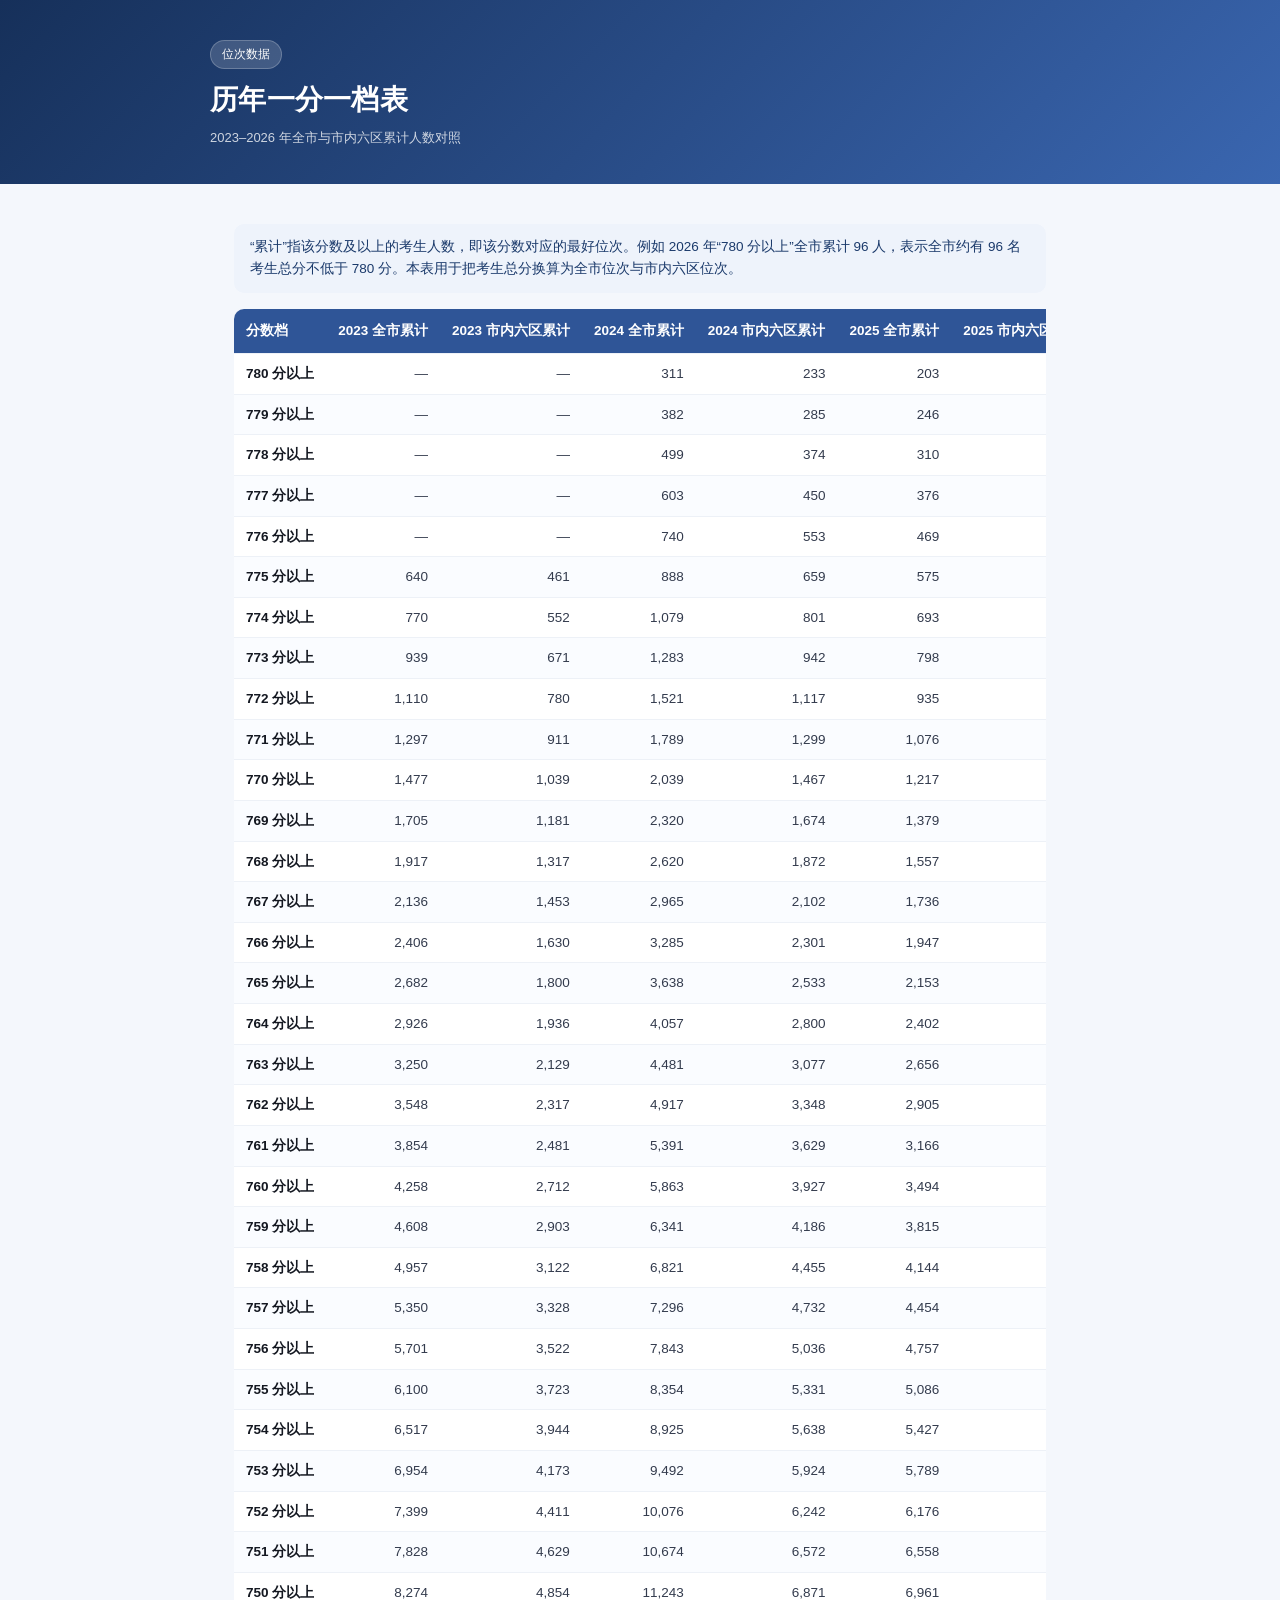
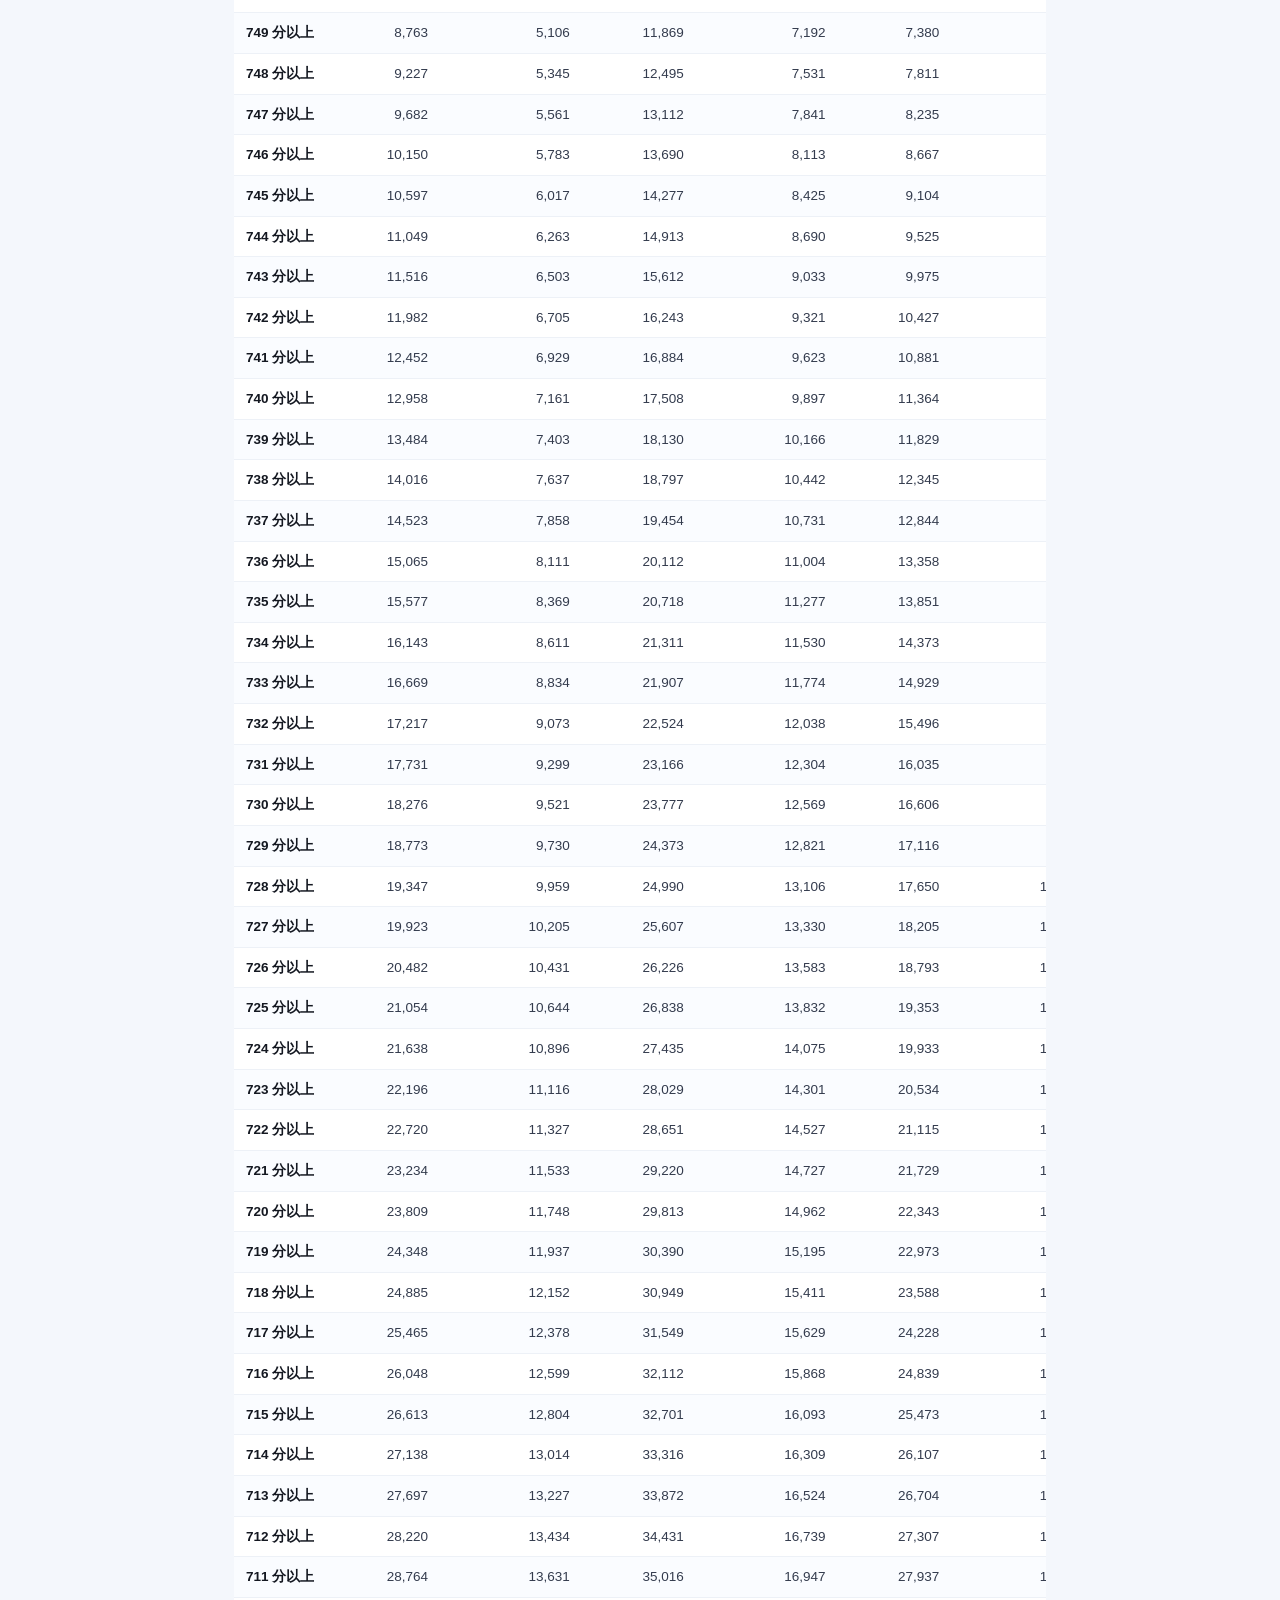
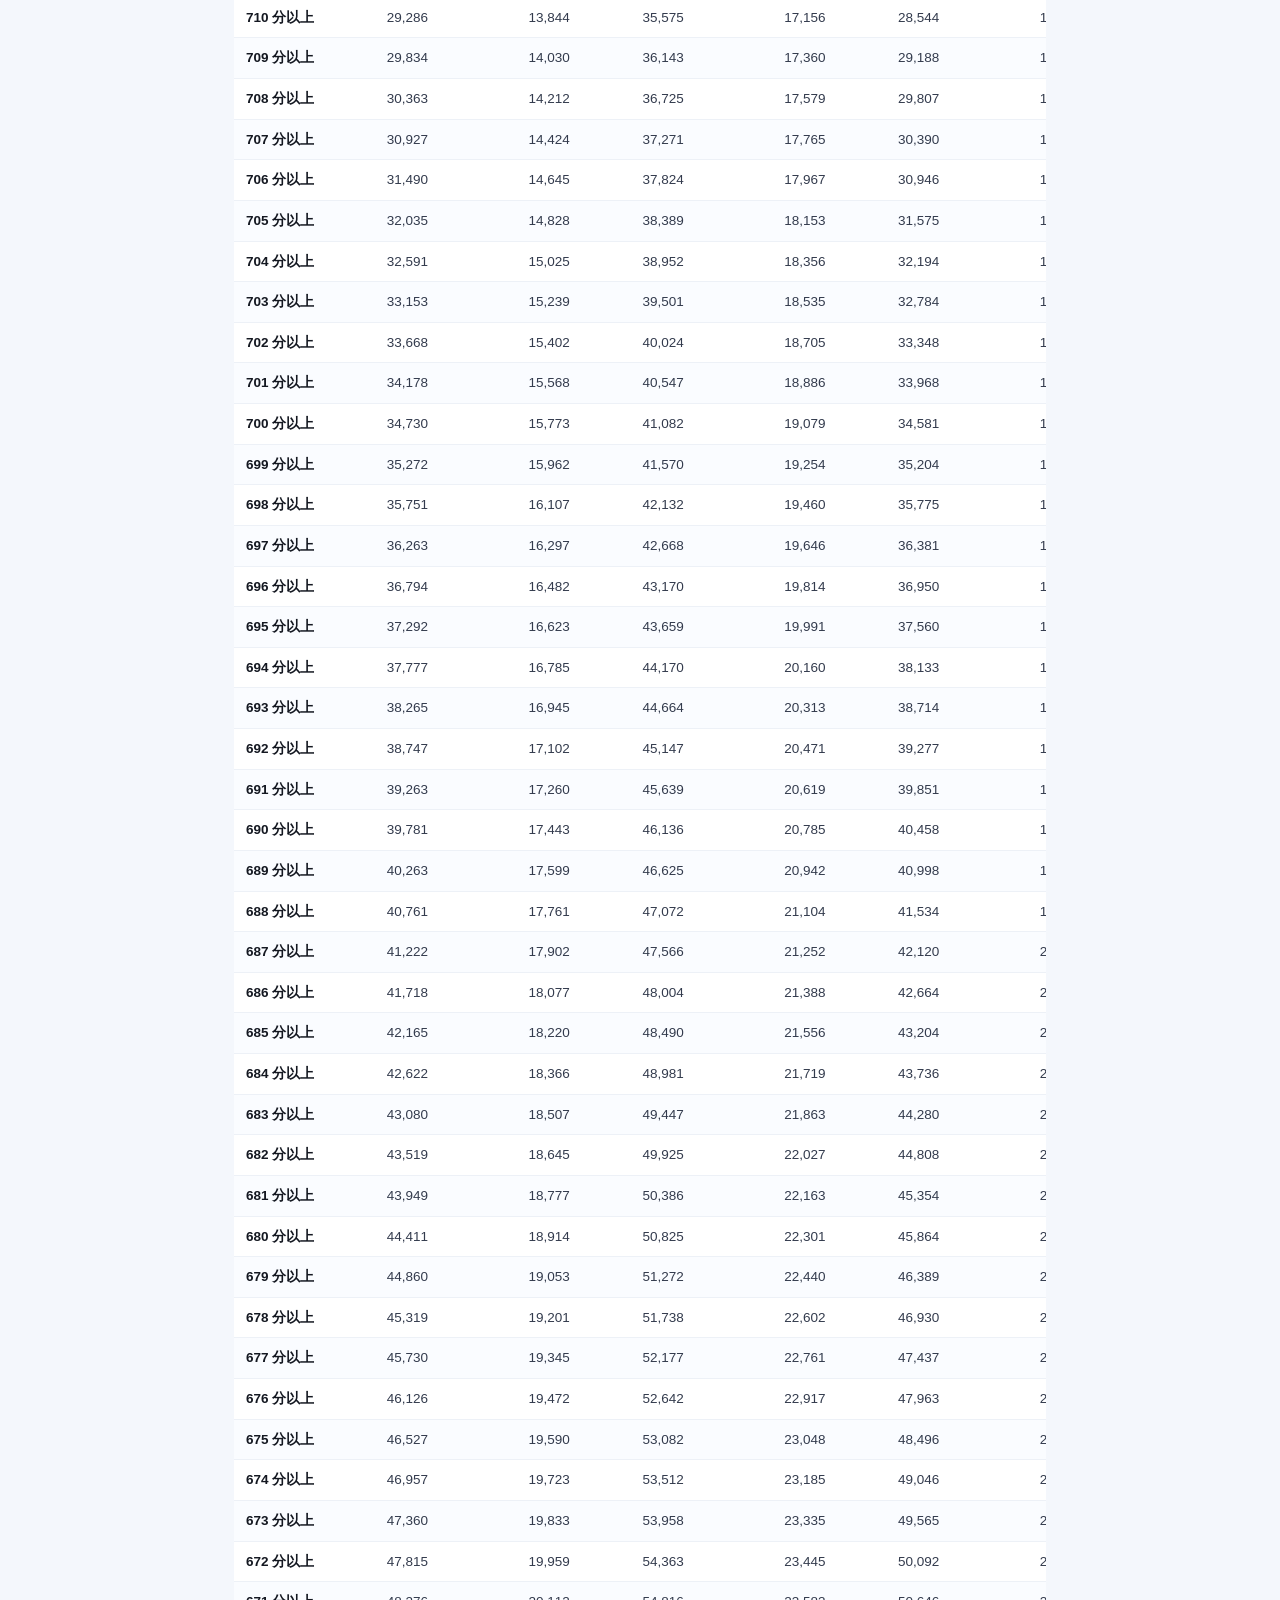
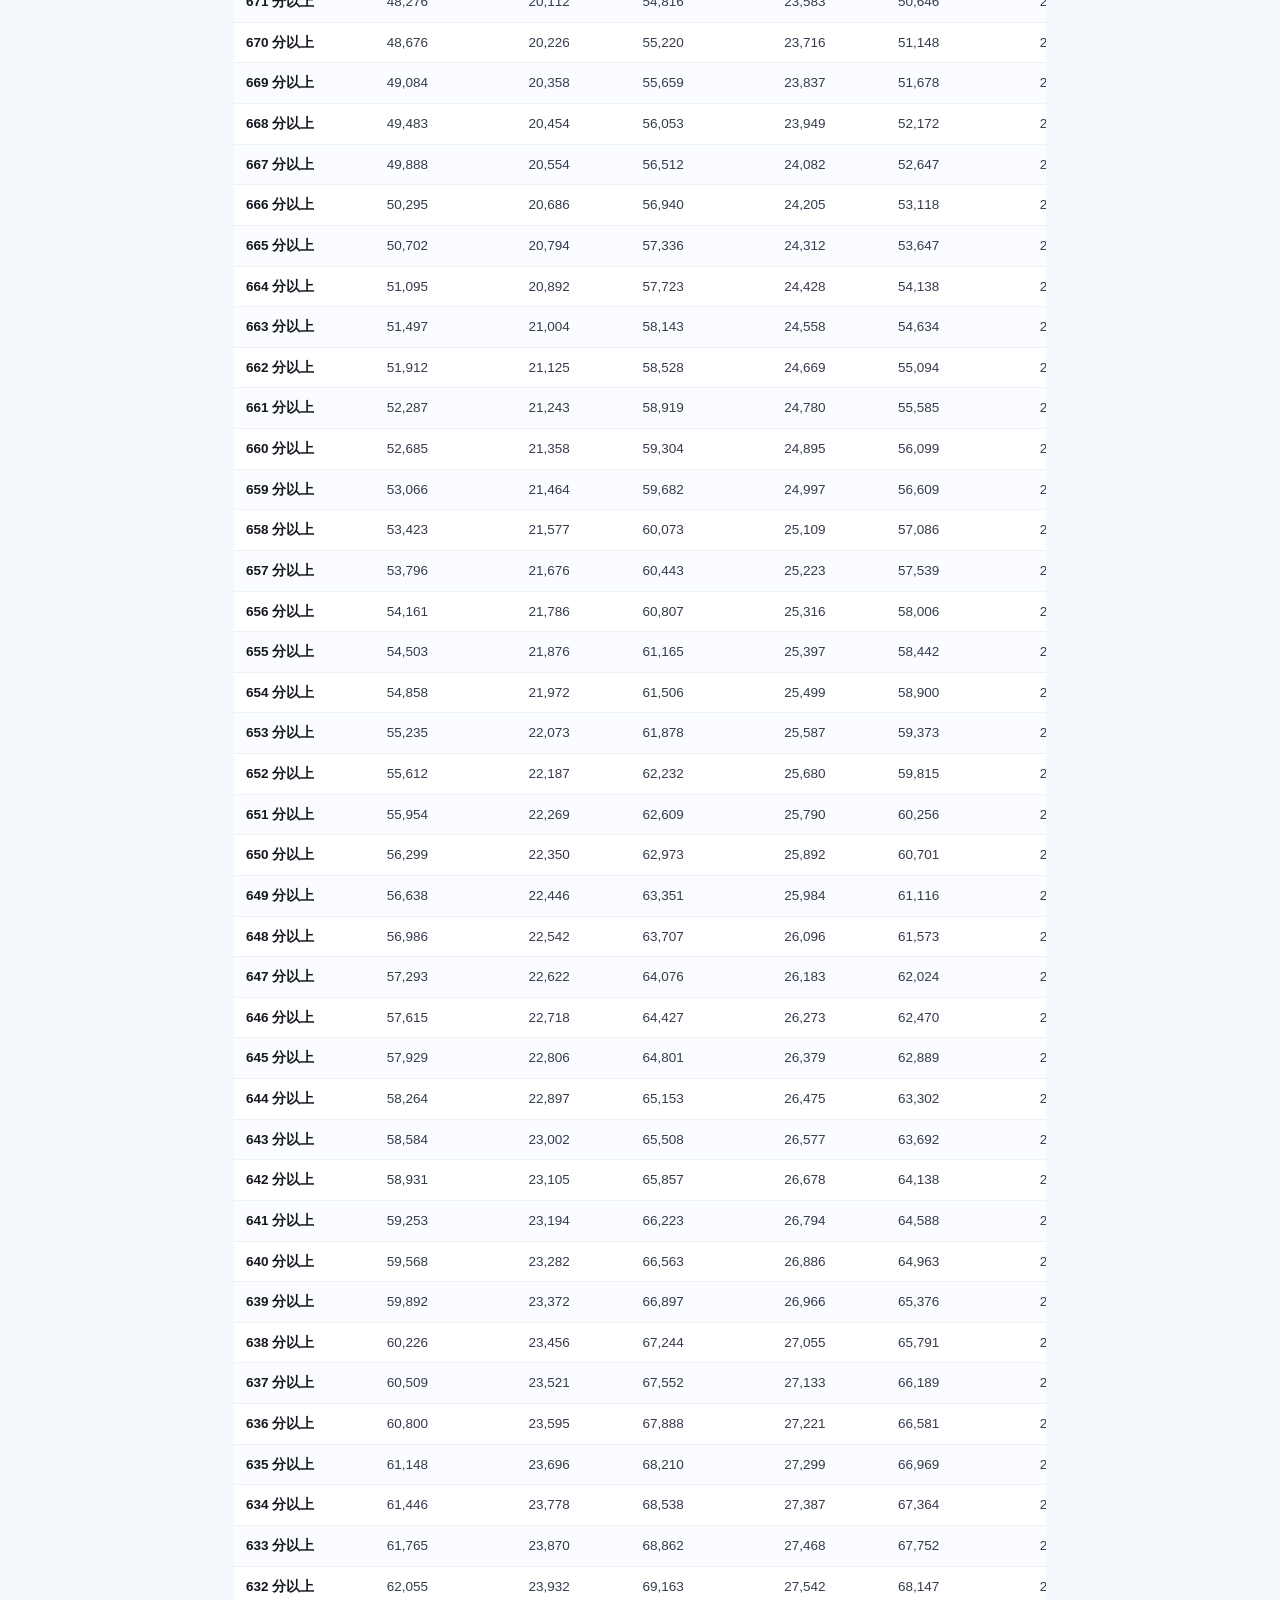
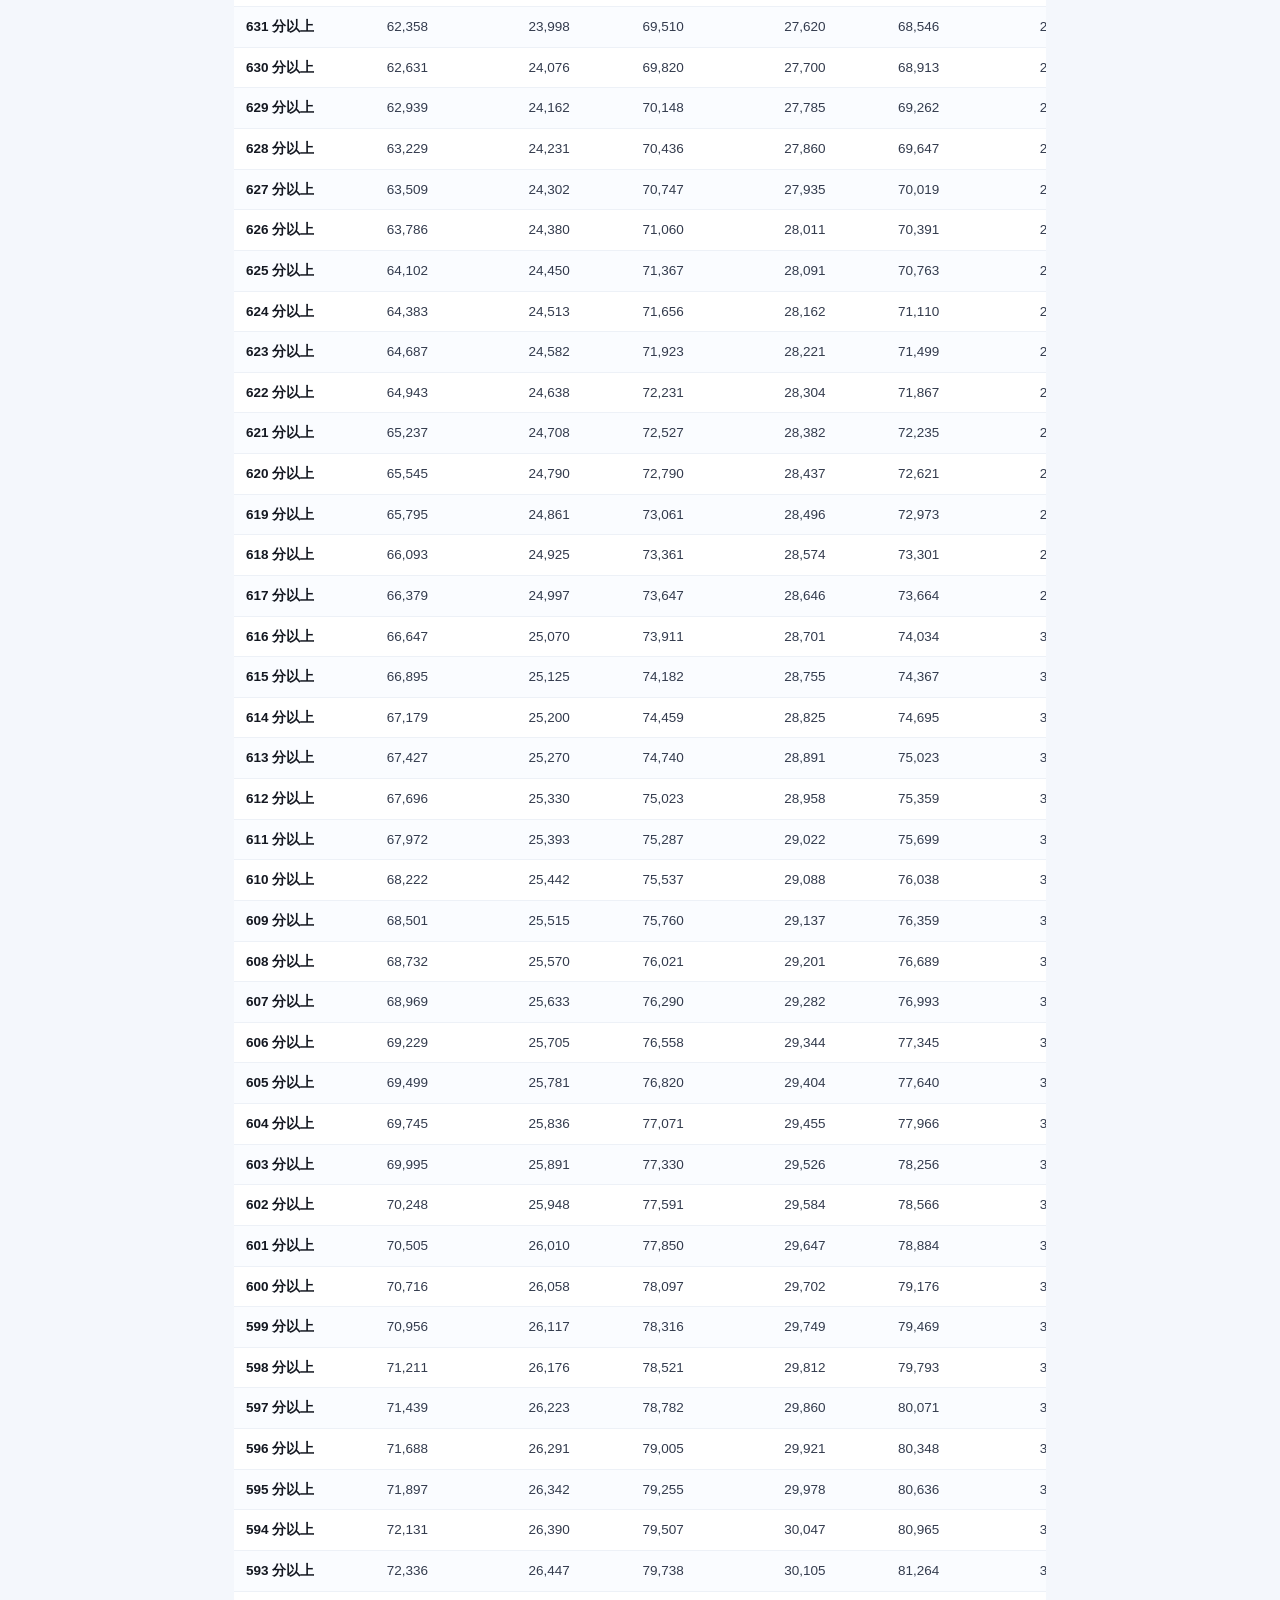
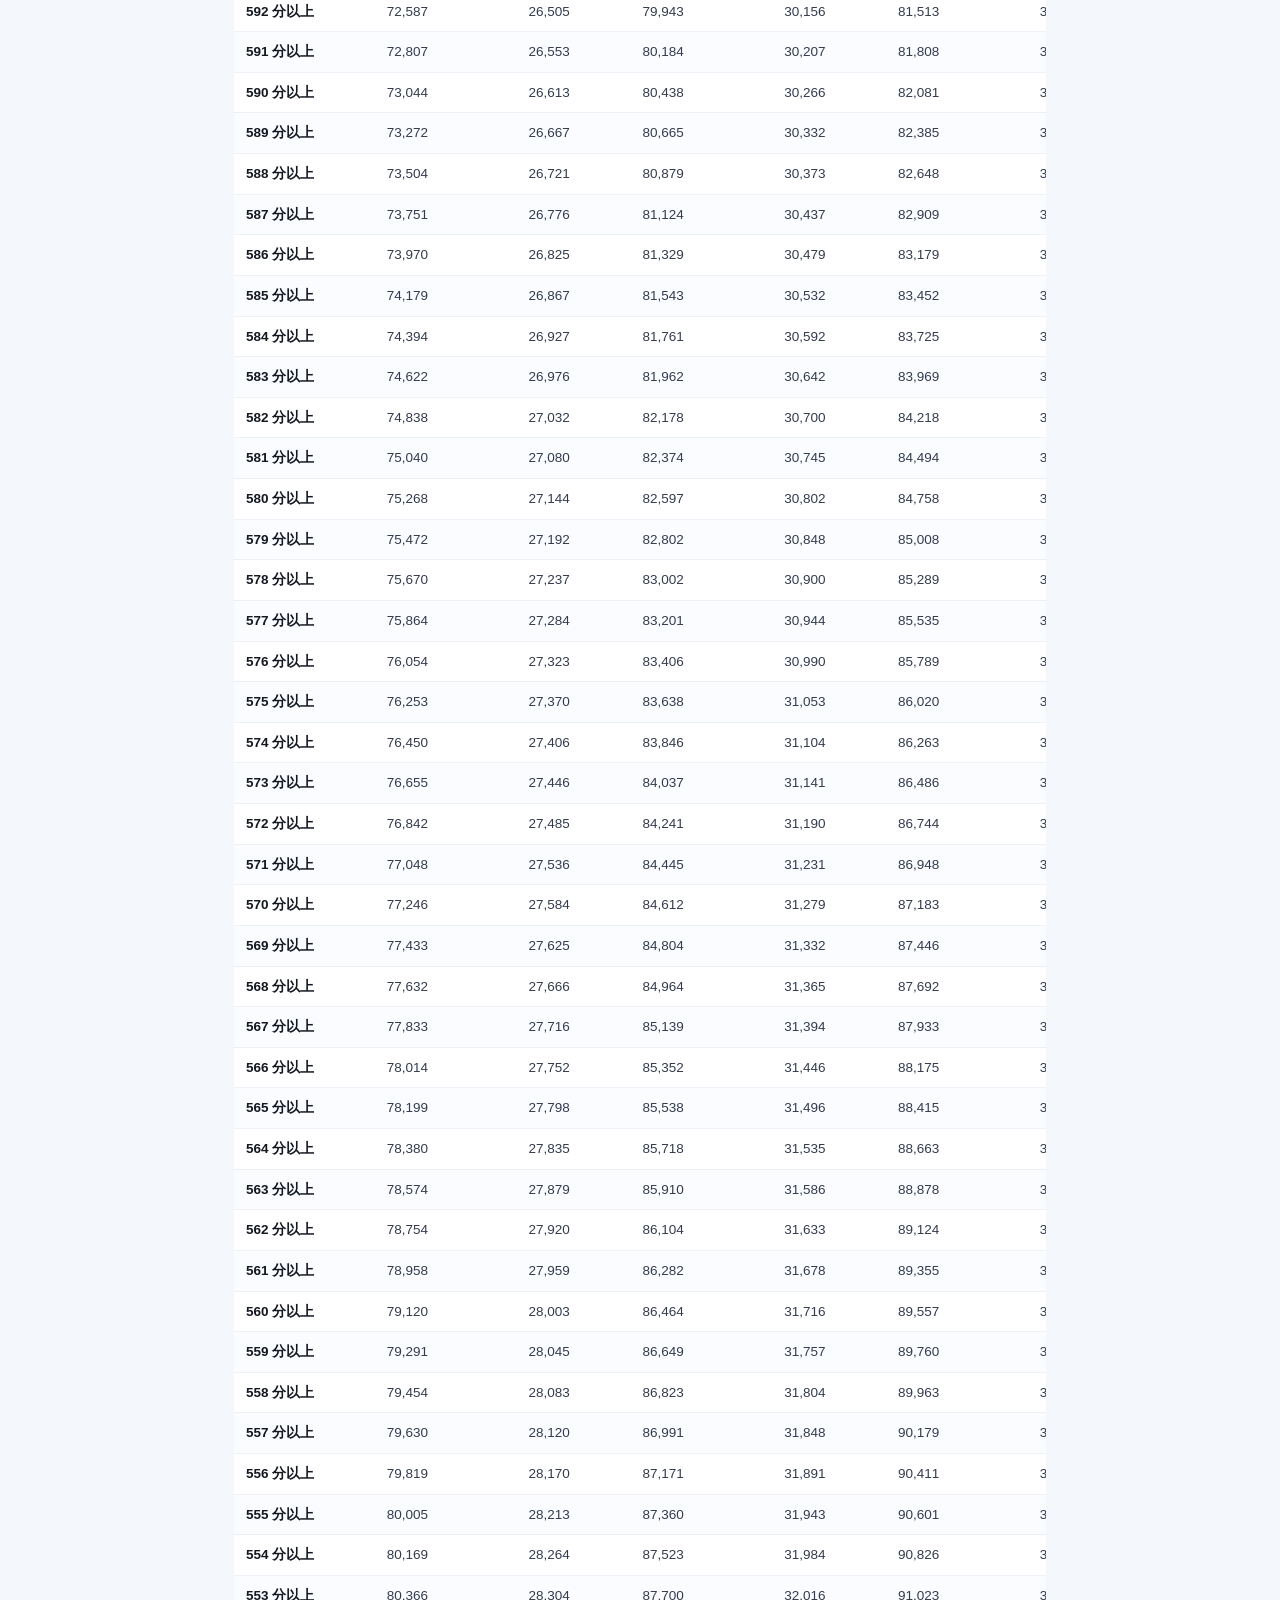
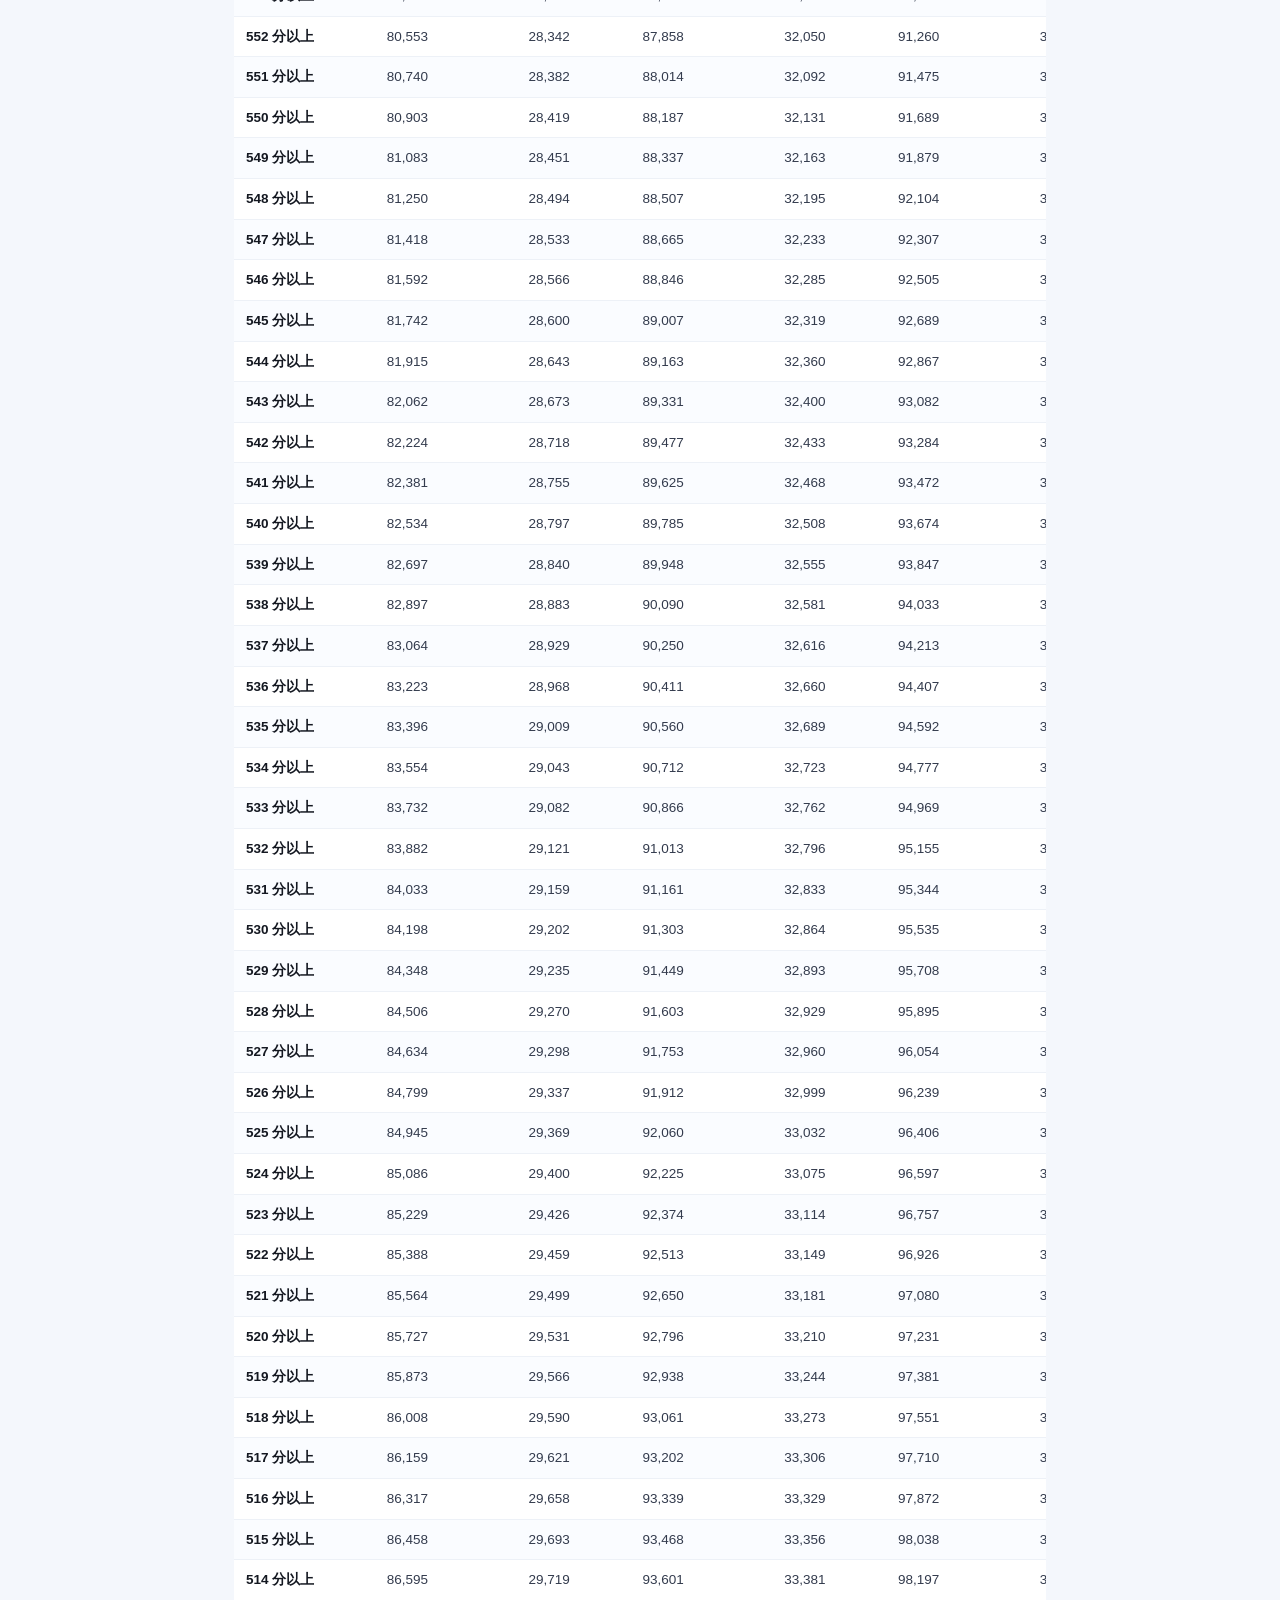
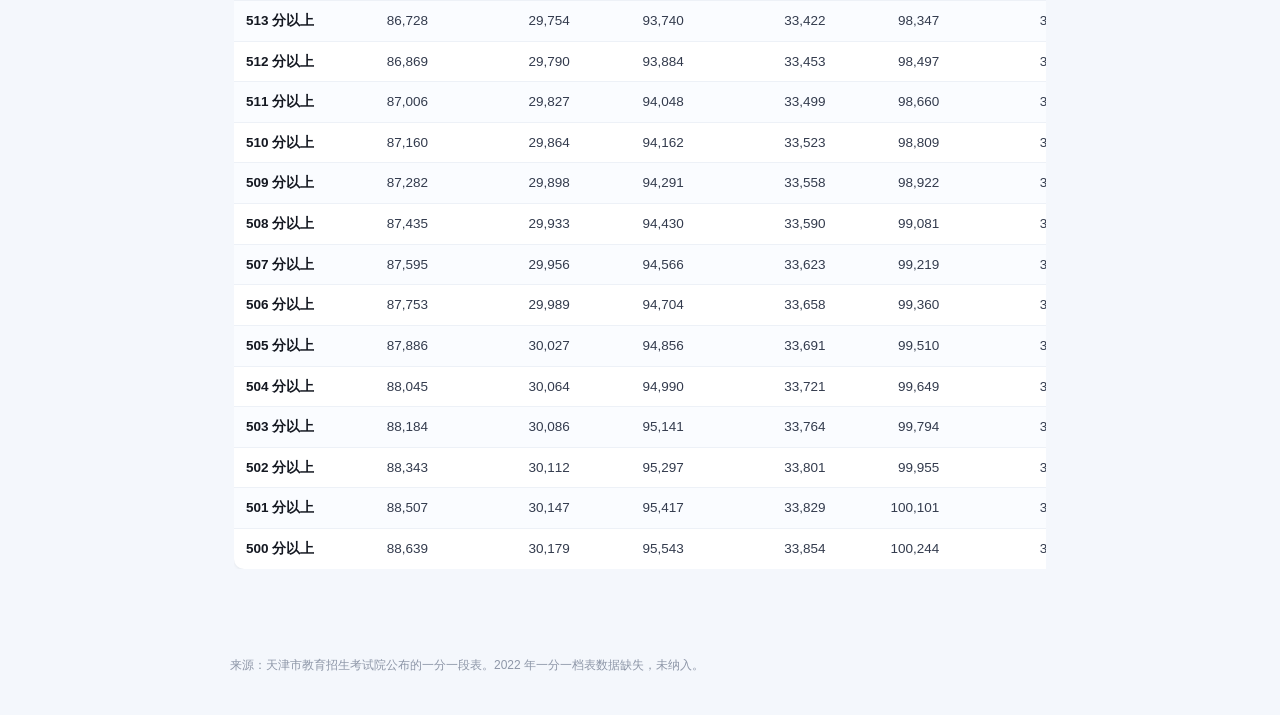
<file: assets/docs/rank.html>
<!DOCTYPE html>
<html lang="zh-CN">
<head>
<meta charset="utf-8">
<meta name="viewport" content="width=device-width, initial-scale=1">
<title>历年一分一档表</title>
<link rel="stylesheet" href="../css/doc.css">
</head>
<body>
<header class="doc-head"><div class="doc-head__inner">
<span class="doc-badge">位次数据</span>
<h1>历年一分一档表</h1>
<p>2023–2026 年全市与市内六区累计人数对照</p>
</div></header>
<main class="doc-body">
<div class="doc-note doc-note--info">“累计”指该分数及以上的考生人数，即该分数对应的最好位次。例如 2026 年“780 分以上”全市累计 96 人，表示全市约有 96 名考生总分不低于 780 分。本表用于把考生总分换算为全市位次与市内六区位次。</div><div class="doc-table-wrap"><table><thead><tr><th class="nowrap">分数档</th><th class="num">2023 全市累计</th><th class="num">2023 市内六区累计</th><th class="num">2024 全市累计</th><th class="num">2024 市内六区累计</th><th class="num">2025 全市累计</th><th class="num">2025 市内六区累计</th><th class="num">2026 全市累计</th><th class="num">2026 市内六区累计</th></tr></thead><tbody><tr><td class="nowrap"><strong>780 分以上</strong></td><td class="num">—</td><td class="num">—</td><td class="num">311</td><td class="num">233</td><td class="num">203</td><td class="num">179</td><td class="num">96</td><td class="num">77</td></tr><tr><td class="nowrap"><strong>779 分以上</strong></td><td class="num">—</td><td class="num">—</td><td class="num">382</td><td class="num">285</td><td class="num">246</td><td class="num">211</td><td class="num">123</td><td class="num">98</td></tr><tr><td class="nowrap"><strong>778 分以上</strong></td><td class="num">—</td><td class="num">—</td><td class="num">499</td><td class="num">374</td><td class="num">310</td><td class="num">259</td><td class="num">151</td><td class="num">120</td></tr><tr><td class="nowrap"><strong>777 分以上</strong></td><td class="num">—</td><td class="num">—</td><td class="num">603</td><td class="num">450</td><td class="num">376</td><td class="num">310</td><td class="num">195</td><td class="num">159</td></tr><tr><td class="nowrap"><strong>776 分以上</strong></td><td class="num">—</td><td class="num">—</td><td class="num">740</td><td class="num">553</td><td class="num">469</td><td class="num">387</td><td class="num">238</td><td class="num">197</td></tr><tr><td class="nowrap"><strong>775 分以上</strong></td><td class="num">640</td><td class="num">461</td><td class="num">888</td><td class="num">659</td><td class="num">575</td><td class="num">477</td><td class="num">292</td><td class="num">239</td></tr><tr><td class="nowrap"><strong>774 分以上</strong></td><td class="num">770</td><td class="num">552</td><td class="num">1,079</td><td class="num">801</td><td class="num">693</td><td class="num">570</td><td class="num">356</td><td class="num">294</td></tr><tr><td class="nowrap"><strong>773 分以上</strong></td><td class="num">939</td><td class="num">671</td><td class="num">1,283</td><td class="num">942</td><td class="num">798</td><td class="num">646</td><td class="num">429</td><td class="num">353</td></tr><tr><td class="nowrap"><strong>772 分以上</strong></td><td class="num">1,110</td><td class="num">780</td><td class="num">1,521</td><td class="num">1,117</td><td class="num">935</td><td class="num">752</td><td class="num">511</td><td class="num">417</td></tr><tr><td class="nowrap"><strong>771 分以上</strong></td><td class="num">1,297</td><td class="num">911</td><td class="num">1,789</td><td class="num">1,299</td><td class="num">1,076</td><td class="num">856</td><td class="num">607</td><td class="num">492</td></tr><tr><td class="nowrap"><strong>770 分以上</strong></td><td class="num">1,477</td><td class="num">1,039</td><td class="num">2,039</td><td class="num">1,467</td><td class="num">1,217</td><td class="num">960</td><td class="num">706</td><td class="num">568</td></tr><tr><td class="nowrap"><strong>769 分以上</strong></td><td class="num">1,705</td><td class="num">1,181</td><td class="num">2,320</td><td class="num">1,674</td><td class="num">1,379</td><td class="num">1,076</td><td class="num">830</td><td class="num">667</td></tr><tr><td class="nowrap"><strong>768 分以上</strong></td><td class="num">1,917</td><td class="num">1,317</td><td class="num">2,620</td><td class="num">1,872</td><td class="num">1,557</td><td class="num">1,193</td><td class="num">957</td><td class="num">766</td></tr><tr><td class="nowrap"><strong>767 分以上</strong></td><td class="num">2,136</td><td class="num">1,453</td><td class="num">2,965</td><td class="num">2,102</td><td class="num">1,736</td><td class="num">1,319</td><td class="num">1,102</td><td class="num">870</td></tr><tr><td class="nowrap"><strong>766 分以上</strong></td><td class="num">2,406</td><td class="num">1,630</td><td class="num">3,285</td><td class="num">2,301</td><td class="num">1,947</td><td class="num">1,474</td><td class="num">1,256</td><td class="num">990</td></tr><tr><td class="nowrap"><strong>765 分以上</strong></td><td class="num">2,682</td><td class="num">1,800</td><td class="num">3,638</td><td class="num">2,533</td><td class="num">2,153</td><td class="num">1,615</td><td class="num">1,449</td><td class="num">1,128</td></tr><tr><td class="nowrap"><strong>764 分以上</strong></td><td class="num">2,926</td><td class="num">1,936</td><td class="num">4,057</td><td class="num">2,800</td><td class="num">2,402</td><td class="num">1,785</td><td class="num">1,639</td><td class="num">1,276</td></tr><tr><td class="nowrap"><strong>763 分以上</strong></td><td class="num">3,250</td><td class="num">2,129</td><td class="num">4,481</td><td class="num">3,077</td><td class="num">2,656</td><td class="num">1,949</td><td class="num">1,860</td><td class="num">1,432</td></tr><tr><td class="nowrap"><strong>762 分以上</strong></td><td class="num">3,548</td><td class="num">2,317</td><td class="num">4,917</td><td class="num">3,348</td><td class="num">2,905</td><td class="num">2,112</td><td class="num">2,067</td><td class="num">1,585</td></tr><tr><td class="nowrap"><strong>761 分以上</strong></td><td class="num">3,854</td><td class="num">2,481</td><td class="num">5,391</td><td class="num">3,629</td><td class="num">3,166</td><td class="num">2,288</td><td class="num">2,309</td><td class="num">1,759</td></tr><tr><td class="nowrap"><strong>760 分以上</strong></td><td class="num">4,258</td><td class="num">2,712</td><td class="num">5,863</td><td class="num">3,927</td><td class="num">3,494</td><td class="num">2,509</td><td class="num">2,604</td><td class="num">1,960</td></tr><tr><td class="nowrap"><strong>759 分以上</strong></td><td class="num">4,608</td><td class="num">2,903</td><td class="num">6,341</td><td class="num">4,186</td><td class="num">3,815</td><td class="num">2,725</td><td class="num">2,918</td><td class="num">2,182</td></tr><tr><td class="nowrap"><strong>758 分以上</strong></td><td class="num">4,957</td><td class="num">3,122</td><td class="num">6,821</td><td class="num">4,455</td><td class="num">4,144</td><td class="num">2,937</td><td class="num">3,224</td><td class="num">2,376</td></tr><tr><td class="nowrap"><strong>757 分以上</strong></td><td class="num">5,350</td><td class="num">3,328</td><td class="num">7,296</td><td class="num">4,732</td><td class="num">4,454</td><td class="num">3,129</td><td class="num">3,514</td><td class="num">2,577</td></tr><tr><td class="nowrap"><strong>756 分以上</strong></td><td class="num">5,701</td><td class="num">3,522</td><td class="num">7,843</td><td class="num">5,036</td><td class="num">4,757</td><td class="num">3,316</td><td class="num">3,831</td><td class="num">2,790</td></tr><tr><td class="nowrap"><strong>755 分以上</strong></td><td class="num">6,100</td><td class="num">3,723</td><td class="num">8,354</td><td class="num">5,331</td><td class="num">5,086</td><td class="num">3,522</td><td class="num">4,220</td><td class="num">3,036</td></tr><tr><td class="nowrap"><strong>754 分以上</strong></td><td class="num">6,517</td><td class="num">3,944</td><td class="num">8,925</td><td class="num">5,638</td><td class="num">5,427</td><td class="num">3,743</td><td class="num">4,547</td><td class="num">3,252</td></tr><tr><td class="nowrap"><strong>753 分以上</strong></td><td class="num">6,954</td><td class="num">4,173</td><td class="num">9,492</td><td class="num">5,924</td><td class="num">5,789</td><td class="num">3,962</td><td class="num">4,922</td><td class="num">3,482</td></tr><tr><td class="nowrap"><strong>752 分以上</strong></td><td class="num">7,399</td><td class="num">4,411</td><td class="num">10,076</td><td class="num">6,242</td><td class="num">6,176</td><td class="num">4,191</td><td class="num">5,280</td><td class="num">3,714</td></tr><tr><td class="nowrap"><strong>751 分以上</strong></td><td class="num">7,828</td><td class="num">4,629</td><td class="num">10,674</td><td class="num">6,572</td><td class="num">6,558</td><td class="num">4,432</td><td class="num">5,658</td><td class="num">3,953</td></tr><tr><td class="nowrap"><strong>750 分以上</strong></td><td class="num">8,274</td><td class="num">4,854</td><td class="num">11,243</td><td class="num">6,871</td><td class="num">6,961</td><td class="num">4,660</td><td class="num">6,079</td><td class="num">4,227</td></tr><tr><td class="nowrap"><strong>749 分以上</strong></td><td class="num">8,763</td><td class="num">5,106</td><td class="num">11,869</td><td class="num">7,192</td><td class="num">7,380</td><td class="num">4,911</td><td class="num">6,556</td><td class="num">4,511</td></tr><tr><td class="nowrap"><strong>748 分以上</strong></td><td class="num">9,227</td><td class="num">5,345</td><td class="num">12,495</td><td class="num">7,531</td><td class="num">7,811</td><td class="num">5,162</td><td class="num">7,025</td><td class="num">4,786</td></tr><tr><td class="nowrap"><strong>747 分以上</strong></td><td class="num">9,682</td><td class="num">5,561</td><td class="num">13,112</td><td class="num">7,841</td><td class="num">8,235</td><td class="num">5,400</td><td class="num">7,450</td><td class="num">5,026</td></tr><tr><td class="nowrap"><strong>746 分以上</strong></td><td class="num">10,150</td><td class="num">5,783</td><td class="num">13,690</td><td class="num">8,113</td><td class="num">8,667</td><td class="num">5,641</td><td class="num">7,912</td><td class="num">5,296</td></tr><tr><td class="nowrap"><strong>745 分以上</strong></td><td class="num">10,597</td><td class="num">6,017</td><td class="num">14,277</td><td class="num">8,425</td><td class="num">9,104</td><td class="num">5,863</td><td class="num">8,409</td><td class="num">5,582</td></tr><tr><td class="nowrap"><strong>744 分以上</strong></td><td class="num">11,049</td><td class="num">6,263</td><td class="num">14,913</td><td class="num">8,690</td><td class="num">9,525</td><td class="num">6,081</td><td class="num">8,899</td><td class="num">5,882</td></tr><tr><td class="nowrap"><strong>743 分以上</strong></td><td class="num">11,516</td><td class="num">6,503</td><td class="num">15,612</td><td class="num">9,033</td><td class="num">9,975</td><td class="num">6,326</td><td class="num">9,444</td><td class="num">6,184</td></tr><tr><td class="nowrap"><strong>742 分以上</strong></td><td class="num">11,982</td><td class="num">6,705</td><td class="num">16,243</td><td class="num">9,321</td><td class="num">10,427</td><td class="num">6,565</td><td class="num">9,950</td><td class="num">6,481</td></tr><tr><td class="nowrap"><strong>741 分以上</strong></td><td class="num">12,452</td><td class="num">6,929</td><td class="num">16,884</td><td class="num">9,623</td><td class="num">10,881</td><td class="num">6,825</td><td class="num">10,479</td><td class="num">6,788</td></tr><tr><td class="nowrap"><strong>740 分以上</strong></td><td class="num">12,958</td><td class="num">7,161</td><td class="num">17,508</td><td class="num">9,897</td><td class="num">11,364</td><td class="num">7,074</td><td class="num">11,011</td><td class="num">7,072</td></tr><tr><td class="nowrap"><strong>739 分以上</strong></td><td class="num">13,484</td><td class="num">7,403</td><td class="num">18,130</td><td class="num">10,166</td><td class="num">11,829</td><td class="num">7,311</td><td class="num">11,552</td><td class="num">7,363</td></tr><tr><td class="nowrap"><strong>738 分以上</strong></td><td class="num">14,016</td><td class="num">7,637</td><td class="num">18,797</td><td class="num">10,442</td><td class="num">12,345</td><td class="num">7,591</td><td class="num">12,132</td><td class="num">7,645</td></tr><tr><td class="nowrap"><strong>737 分以上</strong></td><td class="num">14,523</td><td class="num">7,858</td><td class="num">19,454</td><td class="num">10,731</td><td class="num">12,844</td><td class="num">7,854</td><td class="num">12,700</td><td class="num">7,949</td></tr><tr><td class="nowrap"><strong>736 分以上</strong></td><td class="num">15,065</td><td class="num">8,111</td><td class="num">20,112</td><td class="num">11,004</td><td class="num">13,358</td><td class="num">8,121</td><td class="num">13,254</td><td class="num">8,231</td></tr><tr><td class="nowrap"><strong>735 分以上</strong></td><td class="num">15,577</td><td class="num">8,369</td><td class="num">20,718</td><td class="num">11,277</td><td class="num">13,851</td><td class="num">8,362</td><td class="num">13,880</td><td class="num">8,568</td></tr><tr><td class="nowrap"><strong>734 分以上</strong></td><td class="num">16,143</td><td class="num">8,611</td><td class="num">21,311</td><td class="num">11,530</td><td class="num">14,373</td><td class="num">8,643</td><td class="num">14,479</td><td class="num">8,878</td></tr><tr><td class="nowrap"><strong>733 分以上</strong></td><td class="num">16,669</td><td class="num">8,834</td><td class="num">21,907</td><td class="num">11,774</td><td class="num">14,929</td><td class="num">8,932</td><td class="num">15,104</td><td class="num">9,195</td></tr><tr><td class="nowrap"><strong>732 分以上</strong></td><td class="num">17,217</td><td class="num">9,073</td><td class="num">22,524</td><td class="num">12,038</td><td class="num">15,496</td><td class="num">9,202</td><td class="num">15,692</td><td class="num">9,478</td></tr><tr><td class="nowrap"><strong>731 分以上</strong></td><td class="num">17,731</td><td class="num">9,299</td><td class="num">23,166</td><td class="num">12,304</td><td class="num">16,035</td><td class="num">9,454</td><td class="num">16,357</td><td class="num">9,794</td></tr><tr><td class="nowrap"><strong>730 分以上</strong></td><td class="num">18,276</td><td class="num">9,521</td><td class="num">23,777</td><td class="num">12,569</td><td class="num">16,606</td><td class="num">9,748</td><td class="num">16,994</td><td class="num">10,126</td></tr><tr><td class="nowrap"><strong>729 分以上</strong></td><td class="num">18,773</td><td class="num">9,730</td><td class="num">24,373</td><td class="num">12,821</td><td class="num">17,116</td><td class="num">9,973</td><td class="num">17,675</td><td class="num">10,457</td></tr><tr><td class="nowrap"><strong>728 分以上</strong></td><td class="num">19,347</td><td class="num">9,959</td><td class="num">24,990</td><td class="num">13,106</td><td class="num">17,650</td><td class="num">10,235</td><td class="num">18,307</td><td class="num">10,725</td></tr><tr><td class="nowrap"><strong>727 分以上</strong></td><td class="num">19,923</td><td class="num">10,205</td><td class="num">25,607</td><td class="num">13,330</td><td class="num">18,205</td><td class="num">10,497</td><td class="num">18,963</td><td class="num">11,034</td></tr><tr><td class="nowrap"><strong>726 分以上</strong></td><td class="num">20,482</td><td class="num">10,431</td><td class="num">26,226</td><td class="num">13,583</td><td class="num">18,793</td><td class="num">10,763</td><td class="num">19,568</td><td class="num">11,319</td></tr><tr><td class="nowrap"><strong>725 分以上</strong></td><td class="num">21,054</td><td class="num">10,644</td><td class="num">26,838</td><td class="num">13,832</td><td class="num">19,353</td><td class="num">11,014</td><td class="num">20,219</td><td class="num">11,634</td></tr><tr><td class="nowrap"><strong>724 分以上</strong></td><td class="num">21,638</td><td class="num">10,896</td><td class="num">27,435</td><td class="num">14,075</td><td class="num">19,933</td><td class="num">11,295</td><td class="num">20,876</td><td class="num">11,930</td></tr><tr><td class="nowrap"><strong>723 分以上</strong></td><td class="num">22,196</td><td class="num">11,116</td><td class="num">28,029</td><td class="num">14,301</td><td class="num">20,534</td><td class="num">11,543</td><td class="num">21,507</td><td class="num">12,214</td></tr><tr><td class="nowrap"><strong>722 分以上</strong></td><td class="num">22,720</td><td class="num">11,327</td><td class="num">28,651</td><td class="num">14,527</td><td class="num">21,115</td><td class="num">11,791</td><td class="num">22,152</td><td class="num">12,514</td></tr><tr><td class="nowrap"><strong>721 分以上</strong></td><td class="num">23,234</td><td class="num">11,533</td><td class="num">29,220</td><td class="num">14,727</td><td class="num">21,729</td><td class="num">12,075</td><td class="num">22,817</td><td class="num">12,827</td></tr><tr><td class="nowrap"><strong>720 分以上</strong></td><td class="num">23,809</td><td class="num">11,748</td><td class="num">29,813</td><td class="num">14,962</td><td class="num">22,343</td><td class="num">12,335</td><td class="num">23,469</td><td class="num">13,131</td></tr><tr><td class="nowrap"><strong>719 分以上</strong></td><td class="num">24,348</td><td class="num">11,937</td><td class="num">30,390</td><td class="num">15,195</td><td class="num">22,973</td><td class="num">12,616</td><td class="num">24,164</td><td class="num">13,420</td></tr><tr><td class="nowrap"><strong>718 分以上</strong></td><td class="num">24,885</td><td class="num">12,152</td><td class="num">30,949</td><td class="num">15,411</td><td class="num">23,588</td><td class="num">12,891</td><td class="num">24,874</td><td class="num">13,750</td></tr><tr><td class="nowrap"><strong>717 分以上</strong></td><td class="num">25,465</td><td class="num">12,378</td><td class="num">31,549</td><td class="num">15,629</td><td class="num">24,228</td><td class="num">13,142</td><td class="num">25,563</td><td class="num">14,059</td></tr><tr><td class="nowrap"><strong>716 分以上</strong></td><td class="num">26,048</td><td class="num">12,599</td><td class="num">32,112</td><td class="num">15,868</td><td class="num">24,839</td><td class="num">13,398</td><td class="num">26,242</td><td class="num">14,369</td></tr><tr><td class="nowrap"><strong>715 分以上</strong></td><td class="num">26,613</td><td class="num">12,804</td><td class="num">32,701</td><td class="num">16,093</td><td class="num">25,473</td><td class="num">13,665</td><td class="num">26,927</td><td class="num">14,670</td></tr><tr><td class="nowrap"><strong>714 分以上</strong></td><td class="num">27,138</td><td class="num">13,014</td><td class="num">33,316</td><td class="num">16,309</td><td class="num">26,107</td><td class="num">13,916</td><td class="num">27,589</td><td class="num">14,946</td></tr><tr><td class="nowrap"><strong>713 分以上</strong></td><td class="num">27,697</td><td class="num">13,227</td><td class="num">33,872</td><td class="num">16,524</td><td class="num">26,704</td><td class="num">14,172</td><td class="num">28,272</td><td class="num">15,239</td></tr><tr><td class="nowrap"><strong>712 分以上</strong></td><td class="num">28,220</td><td class="num">13,434</td><td class="num">34,431</td><td class="num">16,739</td><td class="num">27,307</td><td class="num">14,404</td><td class="num">28,979</td><td class="num">15,529</td></tr><tr><td class="nowrap"><strong>711 分以上</strong></td><td class="num">28,764</td><td class="num">13,631</td><td class="num">35,016</td><td class="num">16,947</td><td class="num">27,937</td><td class="num">14,664</td><td class="num">29,637</td><td class="num">15,810</td></tr><tr><td class="nowrap"><strong>710 分以上</strong></td><td class="num">29,286</td><td class="num">13,844</td><td class="num">35,575</td><td class="num">17,156</td><td class="num">28,544</td><td class="num">14,911</td><td class="num">30,281</td><td class="num">16,088</td></tr><tr><td class="nowrap"><strong>709 分以上</strong></td><td class="num">29,834</td><td class="num">14,030</td><td class="num">36,143</td><td class="num">17,360</td><td class="num">29,188</td><td class="num">15,177</td><td class="num">30,945</td><td class="num">16,369</td></tr><tr><td class="nowrap"><strong>708 分以上</strong></td><td class="num">30,363</td><td class="num">14,212</td><td class="num">36,725</td><td class="num">17,579</td><td class="num">29,807</td><td class="num">15,414</td><td class="num">31,553</td><td class="num">16,602</td></tr><tr><td class="nowrap"><strong>707 分以上</strong></td><td class="num">30,927</td><td class="num">14,424</td><td class="num">37,271</td><td class="num">17,765</td><td class="num">30,390</td><td class="num">15,664</td><td class="num">32,211</td><td class="num">16,886</td></tr><tr><td class="nowrap"><strong>706 分以上</strong></td><td class="num">31,490</td><td class="num">14,645</td><td class="num">37,824</td><td class="num">17,967</td><td class="num">30,946</td><td class="num">15,898</td><td class="num">32,869</td><td class="num">17,145</td></tr><tr><td class="nowrap"><strong>705 分以上</strong></td><td class="num">32,035</td><td class="num">14,828</td><td class="num">38,389</td><td class="num">18,153</td><td class="num">31,575</td><td class="num">16,169</td><td class="num">33,534</td><td class="num">17,421</td></tr><tr><td class="nowrap"><strong>704 分以上</strong></td><td class="num">32,591</td><td class="num">15,025</td><td class="num">38,952</td><td class="num">18,356</td><td class="num">32,194</td><td class="num">16,404</td><td class="num">34,183</td><td class="num">17,661</td></tr><tr><td class="nowrap"><strong>703 分以上</strong></td><td class="num">33,153</td><td class="num">15,239</td><td class="num">39,501</td><td class="num">18,535</td><td class="num">32,784</td><td class="num">16,645</td><td class="num">34,844</td><td class="num">17,948</td></tr><tr><td class="nowrap"><strong>702 分以上</strong></td><td class="num">33,668</td><td class="num">15,402</td><td class="num">40,024</td><td class="num">18,705</td><td class="num">33,348</td><td class="num">16,848</td><td class="num">35,522</td><td class="num">18,236</td></tr><tr><td class="nowrap"><strong>701 分以上</strong></td><td class="num">34,178</td><td class="num">15,568</td><td class="num">40,547</td><td class="num">18,886</td><td class="num">33,968</td><td class="num">17,072</td><td class="num">36,159</td><td class="num">18,479</td></tr><tr><td class="nowrap"><strong>700 分以上</strong></td><td class="num">34,730</td><td class="num">15,773</td><td class="num">41,082</td><td class="num">19,079</td><td class="num">34,581</td><td class="num">17,324</td><td class="num">36,830</td><td class="num">18,755</td></tr><tr><td class="nowrap"><strong>699 分以上</strong></td><td class="num">35,272</td><td class="num">15,962</td><td class="num">41,570</td><td class="num">19,254</td><td class="num">35,204</td><td class="num">17,557</td><td class="num">37,525</td><td class="num">19,016</td></tr><tr><td class="nowrap"><strong>698 分以上</strong></td><td class="num">35,751</td><td class="num">16,107</td><td class="num">42,132</td><td class="num">19,460</td><td class="num">35,775</td><td class="num">17,781</td><td class="num">38,158</td><td class="num">19,270</td></tr><tr><td class="nowrap"><strong>697 分以上</strong></td><td class="num">36,263</td><td class="num">16,297</td><td class="num">42,668</td><td class="num">19,646</td><td class="num">36,381</td><td class="num">18,007</td><td class="num">38,790</td><td class="num">19,508</td></tr><tr><td class="nowrap"><strong>696 分以上</strong></td><td class="num">36,794</td><td class="num">16,482</td><td class="num">43,170</td><td class="num">19,814</td><td class="num">36,950</td><td class="num">18,223</td><td class="num">39,396</td><td class="num">19,737</td></tr><tr><td class="nowrap"><strong>695 分以上</strong></td><td class="num">37,292</td><td class="num">16,623</td><td class="num">43,659</td><td class="num">19,991</td><td class="num">37,560</td><td class="num">18,439</td><td class="num">40,012</td><td class="num">19,959</td></tr><tr><td class="nowrap"><strong>694 分以上</strong></td><td class="num">37,777</td><td class="num">16,785</td><td class="num">44,170</td><td class="num">20,160</td><td class="num">38,133</td><td class="num">18,667</td><td class="num">40,677</td><td class="num">20,200</td></tr><tr><td class="nowrap"><strong>693 分以上</strong></td><td class="num">38,265</td><td class="num">16,945</td><td class="num">44,664</td><td class="num">20,313</td><td class="num">38,714</td><td class="num">18,876</td><td class="num">41,293</td><td class="num">20,418</td></tr><tr><td class="nowrap"><strong>692 分以上</strong></td><td class="num">38,747</td><td class="num">17,102</td><td class="num">45,147</td><td class="num">20,471</td><td class="num">39,277</td><td class="num">19,103</td><td class="num">41,889</td><td class="num">20,657</td></tr><tr><td class="nowrap"><strong>691 分以上</strong></td><td class="num">39,263</td><td class="num">17,260</td><td class="num">45,639</td><td class="num">20,619</td><td class="num">39,851</td><td class="num">19,318</td><td class="num">42,548</td><td class="num">20,878</td></tr><tr><td class="nowrap"><strong>690 分以上</strong></td><td class="num">39,781</td><td class="num">17,443</td><td class="num">46,136</td><td class="num">20,785</td><td class="num">40,458</td><td class="num">19,543</td><td class="num">43,146</td><td class="num">21,084</td></tr><tr><td class="nowrap"><strong>689 分以上</strong></td><td class="num">40,263</td><td class="num">17,599</td><td class="num">46,625</td><td class="num">20,942</td><td class="num">40,998</td><td class="num">19,731</td><td class="num">43,757</td><td class="num">21,310</td></tr><tr><td class="nowrap"><strong>688 分以上</strong></td><td class="num">40,761</td><td class="num">17,761</td><td class="num">47,072</td><td class="num">21,104</td><td class="num">41,534</td><td class="num">19,925</td><td class="num">44,399</td><td class="num">21,531</td></tr><tr><td class="nowrap"><strong>687 分以上</strong></td><td class="num">41,222</td><td class="num">17,902</td><td class="num">47,566</td><td class="num">21,252</td><td class="num">42,120</td><td class="num">20,147</td><td class="num">44,979</td><td class="num">21,747</td></tr><tr><td class="nowrap"><strong>686 分以上</strong></td><td class="num">41,718</td><td class="num">18,077</td><td class="num">48,004</td><td class="num">21,388</td><td class="num">42,664</td><td class="num">20,327</td><td class="num">45,582</td><td class="num">21,967</td></tr><tr><td class="nowrap"><strong>685 分以上</strong></td><td class="num">42,165</td><td class="num">18,220</td><td class="num">48,490</td><td class="num">21,556</td><td class="num">43,204</td><td class="num">20,524</td><td class="num">46,177</td><td class="num">22,202</td></tr><tr><td class="nowrap"><strong>684 分以上</strong></td><td class="num">42,622</td><td class="num">18,366</td><td class="num">48,981</td><td class="num">21,719</td><td class="num">43,736</td><td class="num">20,712</td><td class="num">46,736</td><td class="num">22,393</td></tr><tr><td class="nowrap"><strong>683 分以上</strong></td><td class="num">43,080</td><td class="num">18,507</td><td class="num">49,447</td><td class="num">21,863</td><td class="num">44,280</td><td class="num">20,892</td><td class="num">47,310</td><td class="num">22,573</td></tr><tr><td class="nowrap"><strong>682 分以上</strong></td><td class="num">43,519</td><td class="num">18,645</td><td class="num">49,925</td><td class="num">22,027</td><td class="num">44,808</td><td class="num">21,090</td><td class="num">47,917</td><td class="num">22,770</td></tr><tr><td class="nowrap"><strong>681 分以上</strong></td><td class="num">43,949</td><td class="num">18,777</td><td class="num">50,386</td><td class="num">22,163</td><td class="num">45,354</td><td class="num">21,292</td><td class="num">48,475</td><td class="num">22,979</td></tr><tr><td class="nowrap"><strong>680 分以上</strong></td><td class="num">44,411</td><td class="num">18,914</td><td class="num">50,825</td><td class="num">22,301</td><td class="num">45,864</td><td class="num">21,466</td><td class="num">49,016</td><td class="num">23,162</td></tr><tr><td class="nowrap"><strong>679 分以上</strong></td><td class="num">44,860</td><td class="num">19,053</td><td class="num">51,272</td><td class="num">22,440</td><td class="num">46,389</td><td class="num">21,657</td><td class="num">49,611</td><td class="num">23,385</td></tr><tr><td class="nowrap"><strong>678 分以上</strong></td><td class="num">45,319</td><td class="num">19,201</td><td class="num">51,738</td><td class="num">22,602</td><td class="num">46,930</td><td class="num">21,828</td><td class="num">50,130</td><td class="num">23,558</td></tr><tr><td class="nowrap"><strong>677 分以上</strong></td><td class="num">45,730</td><td class="num">19,345</td><td class="num">52,177</td><td class="num">22,761</td><td class="num">47,437</td><td class="num">22,009</td><td class="num">50,708</td><td class="num">23,748</td></tr><tr><td class="nowrap"><strong>676 分以上</strong></td><td class="num">46,126</td><td class="num">19,472</td><td class="num">52,642</td><td class="num">22,917</td><td class="num">47,963</td><td class="num">22,208</td><td class="num">51,239</td><td class="num">23,941</td></tr><tr><td class="nowrap"><strong>675 分以上</strong></td><td class="num">46,527</td><td class="num">19,590</td><td class="num">53,082</td><td class="num">23,048</td><td class="num">48,496</td><td class="num">22,393</td><td class="num">51,836</td><td class="num">24,159</td></tr><tr><td class="nowrap"><strong>674 分以上</strong></td><td class="num">46,957</td><td class="num">19,723</td><td class="num">53,512</td><td class="num">23,185</td><td class="num">49,046</td><td class="num">22,572</td><td class="num">52,376</td><td class="num">24,347</td></tr><tr><td class="nowrap"><strong>673 分以上</strong></td><td class="num">47,360</td><td class="num">19,833</td><td class="num">53,958</td><td class="num">23,335</td><td class="num">49,565</td><td class="num">22,755</td><td class="num">52,862</td><td class="num">24,496</td></tr><tr><td class="nowrap"><strong>672 分以上</strong></td><td class="num">47,815</td><td class="num">19,959</td><td class="num">54,363</td><td class="num">23,445</td><td class="num">50,092</td><td class="num">22,939</td><td class="num">53,408</td><td class="num">24,663</td></tr><tr><td class="nowrap"><strong>671 分以上</strong></td><td class="num">48,276</td><td class="num">20,112</td><td class="num">54,816</td><td class="num">23,583</td><td class="num">50,646</td><td class="num">23,092</td><td class="num">53,926</td><td class="num">24,830</td></tr><tr><td class="nowrap"><strong>670 分以上</strong></td><td class="num">48,676</td><td class="num">20,226</td><td class="num">55,220</td><td class="num">23,716</td><td class="num">51,148</td><td class="num">23,273</td><td class="num">54,478</td><td class="num">25,021</td></tr><tr><td class="nowrap"><strong>669 分以上</strong></td><td class="num">49,084</td><td class="num">20,358</td><td class="num">55,659</td><td class="num">23,837</td><td class="num">51,678</td><td class="num">23,432</td><td class="num">55,036</td><td class="num">25,200</td></tr><tr><td class="nowrap"><strong>668 分以上</strong></td><td class="num">49,483</td><td class="num">20,454</td><td class="num">56,053</td><td class="num">23,949</td><td class="num">52,172</td><td class="num">23,589</td><td class="num">55,564</td><td class="num">25,361</td></tr><tr><td class="nowrap"><strong>667 分以上</strong></td><td class="num">49,888</td><td class="num">20,554</td><td class="num">56,512</td><td class="num">24,082</td><td class="num">52,647</td><td class="num">23,757</td><td class="num">56,084</td><td class="num">25,519</td></tr><tr><td class="nowrap"><strong>666 分以上</strong></td><td class="num">50,295</td><td class="num">20,686</td><td class="num">56,940</td><td class="num">24,205</td><td class="num">53,118</td><td class="num">23,909</td><td class="num">56,566</td><td class="num">25,688</td></tr><tr><td class="nowrap"><strong>665 分以上</strong></td><td class="num">50,702</td><td class="num">20,794</td><td class="num">57,336</td><td class="num">24,312</td><td class="num">53,647</td><td class="num">24,080</td><td class="num">57,050</td><td class="num">25,838</td></tr><tr><td class="nowrap"><strong>664 分以上</strong></td><td class="num">51,095</td><td class="num">20,892</td><td class="num">57,723</td><td class="num">24,428</td><td class="num">54,138</td><td class="num">24,233</td><td class="num">57,577</td><td class="num">26,012</td></tr><tr><td class="nowrap"><strong>663 分以上</strong></td><td class="num">51,497</td><td class="num">21,004</td><td class="num">58,143</td><td class="num">24,558</td><td class="num">54,634</td><td class="num">24,384</td><td class="num">58,097</td><td class="num">26,155</td></tr><tr><td class="nowrap"><strong>662 分以上</strong></td><td class="num">51,912</td><td class="num">21,125</td><td class="num">58,528</td><td class="num">24,669</td><td class="num">55,094</td><td class="num">24,547</td><td class="num">58,583</td><td class="num">26,318</td></tr><tr><td class="nowrap"><strong>661 分以上</strong></td><td class="num">52,287</td><td class="num">21,243</td><td class="num">58,919</td><td class="num">24,780</td><td class="num">55,585</td><td class="num">24,696</td><td class="num">59,067</td><td class="num">26,471</td></tr><tr><td class="nowrap"><strong>660 分以上</strong></td><td class="num">52,685</td><td class="num">21,358</td><td class="num">59,304</td><td class="num">24,895</td><td class="num">56,099</td><td class="num">24,869</td><td class="num">59,539</td><td class="num">26,599</td></tr><tr><td class="nowrap"><strong>659 分以上</strong></td><td class="num">53,066</td><td class="num">21,464</td><td class="num">59,682</td><td class="num">24,997</td><td class="num">56,609</td><td class="num">25,019</td><td class="num">60,052</td><td class="num">26,754</td></tr><tr><td class="nowrap"><strong>658 分以上</strong></td><td class="num">53,423</td><td class="num">21,577</td><td class="num">60,073</td><td class="num">25,109</td><td class="num">57,086</td><td class="num">25,173</td><td class="num">60,512</td><td class="num">26,896</td></tr><tr><td class="nowrap"><strong>657 分以上</strong></td><td class="num">53,796</td><td class="num">21,676</td><td class="num">60,443</td><td class="num">25,223</td><td class="num">57,539</td><td class="num">25,318</td><td class="num">60,974</td><td class="num">27,034</td></tr><tr><td class="nowrap"><strong>656 分以上</strong></td><td class="num">54,161</td><td class="num">21,786</td><td class="num">60,807</td><td class="num">25,316</td><td class="num">58,006</td><td class="num">25,463</td><td class="num">61,443</td><td class="num">27,173</td></tr><tr><td class="nowrap"><strong>655 分以上</strong></td><td class="num">54,503</td><td class="num">21,876</td><td class="num">61,165</td><td class="num">25,397</td><td class="num">58,442</td><td class="num">25,591</td><td class="num">61,878</td><td class="num">27,326</td></tr><tr><td class="nowrap"><strong>654 分以上</strong></td><td class="num">54,858</td><td class="num">21,972</td><td class="num">61,506</td><td class="num">25,499</td><td class="num">58,900</td><td class="num">25,727</td><td class="num">62,361</td><td class="num">27,457</td></tr><tr><td class="nowrap"><strong>653 分以上</strong></td><td class="num">55,235</td><td class="num">22,073</td><td class="num">61,878</td><td class="num">25,587</td><td class="num">59,373</td><td class="num">25,880</td><td class="num">62,846</td><td class="num">27,602</td></tr><tr><td class="nowrap"><strong>652 分以上</strong></td><td class="num">55,612</td><td class="num">22,187</td><td class="num">62,232</td><td class="num">25,680</td><td class="num">59,815</td><td class="num">26,023</td><td class="num">63,328</td><td class="num">27,756</td></tr><tr><td class="nowrap"><strong>651 分以上</strong></td><td class="num">55,954</td><td class="num">22,269</td><td class="num">62,609</td><td class="num">25,790</td><td class="num">60,256</td><td class="num">26,156</td><td class="num">63,751</td><td class="num">27,885</td></tr><tr><td class="nowrap"><strong>650 分以上</strong></td><td class="num">56,299</td><td class="num">22,350</td><td class="num">62,973</td><td class="num">25,892</td><td class="num">60,701</td><td class="num">26,301</td><td class="num">64,181</td><td class="num">28,018</td></tr><tr><td class="nowrap"><strong>649 分以上</strong></td><td class="num">56,638</td><td class="num">22,446</td><td class="num">63,351</td><td class="num">25,984</td><td class="num">61,116</td><td class="num">26,420</td><td class="num">64,668</td><td class="num">28,163</td></tr><tr><td class="nowrap"><strong>648 分以上</strong></td><td class="num">56,986</td><td class="num">22,542</td><td class="num">63,707</td><td class="num">26,096</td><td class="num">61,573</td><td class="num">26,559</td><td class="num">65,081</td><td class="num">28,274</td></tr><tr><td class="nowrap"><strong>647 分以上</strong></td><td class="num">57,293</td><td class="num">22,622</td><td class="num">64,076</td><td class="num">26,183</td><td class="num">62,024</td><td class="num">26,697</td><td class="num">65,534</td><td class="num">28,404</td></tr><tr><td class="nowrap"><strong>646 分以上</strong></td><td class="num">57,615</td><td class="num">22,718</td><td class="num">64,427</td><td class="num">26,273</td><td class="num">62,470</td><td class="num">26,818</td><td class="num">65,974</td><td class="num">28,517</td></tr><tr><td class="nowrap"><strong>645 分以上</strong></td><td class="num">57,929</td><td class="num">22,806</td><td class="num">64,801</td><td class="num">26,379</td><td class="num">62,889</td><td class="num">26,939</td><td class="num">66,355</td><td class="num">28,623</td></tr><tr><td class="nowrap"><strong>644 分以上</strong></td><td class="num">58,264</td><td class="num">22,897</td><td class="num">65,153</td><td class="num">26,475</td><td class="num">63,302</td><td class="num">27,080</td><td class="num">66,796</td><td class="num">28,761</td></tr><tr><td class="nowrap"><strong>643 分以上</strong></td><td class="num">58,584</td><td class="num">23,002</td><td class="num">65,508</td><td class="num">26,577</td><td class="num">63,692</td><td class="num">27,199</td><td class="num">67,218</td><td class="num">28,883</td></tr><tr><td class="nowrap"><strong>642 分以上</strong></td><td class="num">58,931</td><td class="num">23,105</td><td class="num">65,857</td><td class="num">26,678</td><td class="num">64,138</td><td class="num">27,326</td><td class="num">67,629</td><td class="num">29,004</td></tr><tr><td class="nowrap"><strong>641 分以上</strong></td><td class="num">59,253</td><td class="num">23,194</td><td class="num">66,223</td><td class="num">26,794</td><td class="num">64,588</td><td class="num">27,466</td><td class="num">68,071</td><td class="num">29,134</td></tr><tr><td class="nowrap"><strong>640 分以上</strong></td><td class="num">59,568</td><td class="num">23,282</td><td class="num">66,563</td><td class="num">26,886</td><td class="num">64,963</td><td class="num">27,569</td><td class="num">68,502</td><td class="num">29,251</td></tr><tr><td class="nowrap"><strong>639 分以上</strong></td><td class="num">59,892</td><td class="num">23,372</td><td class="num">66,897</td><td class="num">26,966</td><td class="num">65,376</td><td class="num">27,694</td><td class="num">68,912</td><td class="num">29,380</td></tr><tr><td class="nowrap"><strong>638 分以上</strong></td><td class="num">60,226</td><td class="num">23,456</td><td class="num">67,244</td><td class="num">27,055</td><td class="num">65,791</td><td class="num">27,823</td><td class="num">69,340</td><td class="num">29,511</td></tr><tr><td class="nowrap"><strong>637 分以上</strong></td><td class="num">60,509</td><td class="num">23,521</td><td class="num">67,552</td><td class="num">27,133</td><td class="num">66,189</td><td class="num">27,932</td><td class="num">69,720</td><td class="num">29,612</td></tr><tr><td class="nowrap"><strong>636 分以上</strong></td><td class="num">60,800</td><td class="num">23,595</td><td class="num">67,888</td><td class="num">27,221</td><td class="num">66,581</td><td class="num">28,047</td><td class="num">70,115</td><td class="num">29,724</td></tr><tr><td class="nowrap"><strong>635 分以上</strong></td><td class="num">61,148</td><td class="num">23,696</td><td class="num">68,210</td><td class="num">27,299</td><td class="num">66,969</td><td class="num">28,164</td><td class="num">70,542</td><td class="num">29,838</td></tr><tr><td class="nowrap"><strong>634 分以上</strong></td><td class="num">61,446</td><td class="num">23,778</td><td class="num">68,538</td><td class="num">27,387</td><td class="num">67,364</td><td class="num">28,277</td><td class="num">70,942</td><td class="num">29,945</td></tr><tr><td class="nowrap"><strong>633 分以上</strong></td><td class="num">61,765</td><td class="num">23,870</td><td class="num">68,862</td><td class="num">27,468</td><td class="num">67,752</td><td class="num">28,389</td><td class="num">71,292</td><td class="num">30,035</td></tr><tr><td class="nowrap"><strong>632 分以上</strong></td><td class="num">62,055</td><td class="num">23,932</td><td class="num">69,163</td><td class="num">27,542</td><td class="num">68,147</td><td class="num">28,496</td><td class="num">71,681</td><td class="num">30,149</td></tr><tr><td class="nowrap"><strong>631 分以上</strong></td><td class="num">62,358</td><td class="num">23,998</td><td class="num">69,510</td><td class="num">27,620</td><td class="num">68,546</td><td class="num">28,615</td><td class="num">72,063</td><td class="num">30,256</td></tr><tr><td class="nowrap"><strong>630 分以上</strong></td><td class="num">62,631</td><td class="num">24,076</td><td class="num">69,820</td><td class="num">27,700</td><td class="num">68,913</td><td class="num">28,708</td><td class="num">72,437</td><td class="num">30,353</td></tr><tr><td class="nowrap"><strong>629 分以上</strong></td><td class="num">62,939</td><td class="num">24,162</td><td class="num">70,148</td><td class="num">27,785</td><td class="num">69,262</td><td class="num">28,798</td><td class="num">72,812</td><td class="num">30,442</td></tr><tr><td class="nowrap"><strong>628 分以上</strong></td><td class="num">63,229</td><td class="num">24,231</td><td class="num">70,436</td><td class="num">27,860</td><td class="num">69,647</td><td class="num">28,897</td><td class="num">73,179</td><td class="num">30,539</td></tr><tr><td class="nowrap"><strong>627 分以上</strong></td><td class="num">63,509</td><td class="num">24,302</td><td class="num">70,747</td><td class="num">27,935</td><td class="num">70,019</td><td class="num">28,996</td><td class="num">73,550</td><td class="num">30,630</td></tr><tr><td class="nowrap"><strong>626 分以上</strong></td><td class="num">63,786</td><td class="num">24,380</td><td class="num">71,060</td><td class="num">28,011</td><td class="num">70,391</td><td class="num">29,096</td><td class="num">73,916</td><td class="num">30,735</td></tr><tr><td class="nowrap"><strong>625 分以上</strong></td><td class="num">64,102</td><td class="num">24,450</td><td class="num">71,367</td><td class="num">28,091</td><td class="num">70,763</td><td class="num">29,196</td><td class="num">74,268</td><td class="num">30,826</td></tr><tr><td class="nowrap"><strong>624 分以上</strong></td><td class="num">64,383</td><td class="num">24,513</td><td class="num">71,656</td><td class="num">28,162</td><td class="num">71,110</td><td class="num">29,282</td><td class="num">74,624</td><td class="num">30,916</td></tr><tr><td class="nowrap"><strong>623 分以上</strong></td><td class="num">64,687</td><td class="num">24,582</td><td class="num">71,923</td><td class="num">28,221</td><td class="num">71,499</td><td class="num">29,400</td><td class="num">74,995</td><td class="num">31,013</td></tr><tr><td class="nowrap"><strong>622 分以上</strong></td><td class="num">64,943</td><td class="num">24,638</td><td class="num">72,231</td><td class="num">28,304</td><td class="num">71,867</td><td class="num">29,486</td><td class="num">75,355</td><td class="num">31,099</td></tr><tr><td class="nowrap"><strong>621 分以上</strong></td><td class="num">65,237</td><td class="num">24,708</td><td class="num">72,527</td><td class="num">28,382</td><td class="num">72,235</td><td class="num">29,587</td><td class="num">75,734</td><td class="num">31,193</td></tr><tr><td class="nowrap"><strong>620 分以上</strong></td><td class="num">65,545</td><td class="num">24,790</td><td class="num">72,790</td><td class="num">28,437</td><td class="num">72,621</td><td class="num">29,692</td><td class="num">76,051</td><td class="num">31,267</td></tr><tr><td class="nowrap"><strong>619 分以上</strong></td><td class="num">65,795</td><td class="num">24,861</td><td class="num">73,061</td><td class="num">28,496</td><td class="num">72,973</td><td class="num">29,791</td><td class="num">76,404</td><td class="num">31,350</td></tr><tr><td class="nowrap"><strong>618 分以上</strong></td><td class="num">66,093</td><td class="num">24,925</td><td class="num">73,361</td><td class="num">28,574</td><td class="num">73,301</td><td class="num">29,882</td><td class="num">76,727</td><td class="num">31,434</td></tr><tr><td class="nowrap"><strong>617 分以上</strong></td><td class="num">66,379</td><td class="num">24,997</td><td class="num">73,647</td><td class="num">28,646</td><td class="num">73,664</td><td class="num">29,968</td><td class="num">77,089</td><td class="num">31,544</td></tr><tr><td class="nowrap"><strong>616 分以上</strong></td><td class="num">66,647</td><td class="num">25,070</td><td class="num">73,911</td><td class="num">28,701</td><td class="num">74,034</td><td class="num">30,069</td><td class="num">77,437</td><td class="num">31,630</td></tr><tr><td class="nowrap"><strong>615 分以上</strong></td><td class="num">66,895</td><td class="num">25,125</td><td class="num">74,182</td><td class="num">28,755</td><td class="num">74,367</td><td class="num">30,151</td><td class="num">77,766</td><td class="num">31,711</td></tr><tr><td class="nowrap"><strong>614 分以上</strong></td><td class="num">67,179</td><td class="num">25,200</td><td class="num">74,459</td><td class="num">28,825</td><td class="num">74,695</td><td class="num">30,251</td><td class="num">78,105</td><td class="num">31,795</td></tr><tr><td class="nowrap"><strong>613 分以上</strong></td><td class="num">67,427</td><td class="num">25,270</td><td class="num">74,740</td><td class="num">28,891</td><td class="num">75,023</td><td class="num">30,333</td><td class="num">78,425</td><td class="num">31,869</td></tr><tr><td class="nowrap"><strong>612 分以上</strong></td><td class="num">67,696</td><td class="num">25,330</td><td class="num">75,023</td><td class="num">28,958</td><td class="num">75,359</td><td class="num">30,419</td><td class="num">78,782</td><td class="num">31,963</td></tr><tr><td class="nowrap"><strong>611 分以上</strong></td><td class="num">67,972</td><td class="num">25,393</td><td class="num">75,287</td><td class="num">29,022</td><td class="num">75,699</td><td class="num">30,495</td><td class="num">79,113</td><td class="num">32,058</td></tr><tr><td class="nowrap"><strong>610 分以上</strong></td><td class="num">68,222</td><td class="num">25,442</td><td class="num">75,537</td><td class="num">29,088</td><td class="num">76,038</td><td class="num">30,585</td><td class="num">79,432</td><td class="num">32,153</td></tr><tr><td class="nowrap"><strong>609 分以上</strong></td><td class="num">68,501</td><td class="num">25,515</td><td class="num">75,760</td><td class="num">29,137</td><td class="num">76,359</td><td class="num">30,669</td><td class="num">79,768</td><td class="num">32,242</td></tr><tr><td class="nowrap"><strong>608 分以上</strong></td><td class="num">68,732</td><td class="num">25,570</td><td class="num">76,021</td><td class="num">29,201</td><td class="num">76,689</td><td class="num">30,744</td><td class="num">80,092</td><td class="num">32,316</td></tr><tr><td class="nowrap"><strong>607 分以上</strong></td><td class="num">68,969</td><td class="num">25,633</td><td class="num">76,290</td><td class="num">29,282</td><td class="num">76,993</td><td class="num">30,830</td><td class="num">80,430</td><td class="num">32,394</td></tr><tr><td class="nowrap"><strong>606 分以上</strong></td><td class="num">69,229</td><td class="num">25,705</td><td class="num">76,558</td><td class="num">29,344</td><td class="num">77,345</td><td class="num">30,918</td><td class="num">80,746</td><td class="num">32,470</td></tr><tr><td class="nowrap"><strong>605 分以上</strong></td><td class="num">69,499</td><td class="num">25,781</td><td class="num">76,820</td><td class="num">29,404</td><td class="num">77,640</td><td class="num">30,987</td><td class="num">81,056</td><td class="num">32,547</td></tr><tr><td class="nowrap"><strong>604 分以上</strong></td><td class="num">69,745</td><td class="num">25,836</td><td class="num">77,071</td><td class="num">29,455</td><td class="num">77,966</td><td class="num">31,078</td><td class="num">81,356</td><td class="num">32,625</td></tr><tr><td class="nowrap"><strong>603 分以上</strong></td><td class="num">69,995</td><td class="num">25,891</td><td class="num">77,330</td><td class="num">29,526</td><td class="num">78,256</td><td class="num">31,156</td><td class="num">81,704</td><td class="num">32,717</td></tr><tr><td class="nowrap"><strong>602 分以上</strong></td><td class="num">70,248</td><td class="num">25,948</td><td class="num">77,591</td><td class="num">29,584</td><td class="num">78,566</td><td class="num">31,240</td><td class="num">81,990</td><td class="num">32,781</td></tr><tr><td class="nowrap"><strong>601 分以上</strong></td><td class="num">70,505</td><td class="num">26,010</td><td class="num">77,850</td><td class="num">29,647</td><td class="num">78,884</td><td class="num">31,324</td><td class="num">82,300</td><td class="num">32,851</td></tr><tr><td class="nowrap"><strong>600 分以上</strong></td><td class="num">70,716</td><td class="num">26,058</td><td class="num">78,097</td><td class="num">29,702</td><td class="num">79,176</td><td class="num">31,410</td><td class="num">82,603</td><td class="num">32,929</td></tr><tr><td class="nowrap"><strong>599 分以上</strong></td><td class="num">70,956</td><td class="num">26,117</td><td class="num">78,316</td><td class="num">29,749</td><td class="num">79,469</td><td class="num">31,486</td><td class="num">82,876</td><td class="num">32,995</td></tr><tr><td class="nowrap"><strong>598 分以上</strong></td><td class="num">71,211</td><td class="num">26,176</td><td class="num">78,521</td><td class="num">29,812</td><td class="num">79,793</td><td class="num">31,558</td><td class="num">83,159</td><td class="num">33,058</td></tr><tr><td class="nowrap"><strong>597 分以上</strong></td><td class="num">71,439</td><td class="num">26,223</td><td class="num">78,782</td><td class="num">29,860</td><td class="num">80,071</td><td class="num">31,626</td><td class="num">83,426</td><td class="num">33,130</td></tr><tr><td class="nowrap"><strong>596 分以上</strong></td><td class="num">71,688</td><td class="num">26,291</td><td class="num">79,005</td><td class="num">29,921</td><td class="num">80,348</td><td class="num">31,692</td><td class="num">83,738</td><td class="num">33,200</td></tr><tr><td class="nowrap"><strong>595 分以上</strong></td><td class="num">71,897</td><td class="num">26,342</td><td class="num">79,255</td><td class="num">29,978</td><td class="num">80,636</td><td class="num">31,755</td><td class="num">84,022</td><td class="num">33,259</td></tr><tr><td class="nowrap"><strong>594 分以上</strong></td><td class="num">72,131</td><td class="num">26,390</td><td class="num">79,507</td><td class="num">30,047</td><td class="num">80,965</td><td class="num">31,835</td><td class="num">84,307</td><td class="num">33,335</td></tr><tr><td class="nowrap"><strong>593 分以上</strong></td><td class="num">72,336</td><td class="num">26,447</td><td class="num">79,738</td><td class="num">30,105</td><td class="num">81,264</td><td class="num">31,911</td><td class="num">84,628</td><td class="num">33,418</td></tr><tr><td class="nowrap"><strong>592 分以上</strong></td><td class="num">72,587</td><td class="num">26,505</td><td class="num">79,943</td><td class="num">30,156</td><td class="num">81,513</td><td class="num">31,972</td><td class="num">84,882</td><td class="num">33,481</td></tr><tr><td class="nowrap"><strong>591 分以上</strong></td><td class="num">72,807</td><td class="num">26,553</td><td class="num">80,184</td><td class="num">30,207</td><td class="num">81,808</td><td class="num">32,039</td><td class="num">85,156</td><td class="num">33,555</td></tr><tr><td class="nowrap"><strong>590 分以上</strong></td><td class="num">73,044</td><td class="num">26,613</td><td class="num">80,438</td><td class="num">30,266</td><td class="num">82,081</td><td class="num">32,102</td><td class="num">85,424</td><td class="num">33,624</td></tr><tr><td class="nowrap"><strong>589 分以上</strong></td><td class="num">73,272</td><td class="num">26,667</td><td class="num">80,665</td><td class="num">30,332</td><td class="num">82,385</td><td class="num">32,171</td><td class="num">85,691</td><td class="num">33,678</td></tr><tr><td class="nowrap"><strong>588 分以上</strong></td><td class="num">73,504</td><td class="num">26,721</td><td class="num">80,879</td><td class="num">30,373</td><td class="num">82,648</td><td class="num">32,245</td><td class="num">85,980</td><td class="num">33,749</td></tr><tr><td class="nowrap"><strong>587 分以上</strong></td><td class="num">73,751</td><td class="num">26,776</td><td class="num">81,124</td><td class="num">30,437</td><td class="num">82,909</td><td class="num">32,314</td><td class="num">86,275</td><td class="num">33,828</td></tr><tr><td class="nowrap"><strong>586 分以上</strong></td><td class="num">73,970</td><td class="num">26,825</td><td class="num">81,329</td><td class="num">30,479</td><td class="num">83,179</td><td class="num">32,378</td><td class="num">86,566</td><td class="num">33,911</td></tr><tr><td class="nowrap"><strong>585 分以上</strong></td><td class="num">74,179</td><td class="num">26,867</td><td class="num">81,543</td><td class="num">30,532</td><td class="num">83,452</td><td class="num">32,444</td><td class="num">86,828</td><td class="num">33,977</td></tr><tr><td class="nowrap"><strong>584 分以上</strong></td><td class="num">74,394</td><td class="num">26,927</td><td class="num">81,761</td><td class="num">30,592</td><td class="num">83,725</td><td class="num">32,510</td><td class="num">87,103</td><td class="num">34,051</td></tr><tr><td class="nowrap"><strong>583 分以上</strong></td><td class="num">74,622</td><td class="num">26,976</td><td class="num">81,962</td><td class="num">30,642</td><td class="num">83,969</td><td class="num">32,567</td><td class="num">87,373</td><td class="num">34,116</td></tr><tr><td class="nowrap"><strong>582 分以上</strong></td><td class="num">74,838</td><td class="num">27,032</td><td class="num">82,178</td><td class="num">30,700</td><td class="num">84,218</td><td class="num">32,628</td><td class="num">87,621</td><td class="num">34,178</td></tr><tr><td class="nowrap"><strong>581 分以上</strong></td><td class="num">75,040</td><td class="num">27,080</td><td class="num">82,374</td><td class="num">30,745</td><td class="num">84,494</td><td class="num">32,698</td><td class="num">87,874</td><td class="num">34,247</td></tr><tr><td class="nowrap"><strong>580 分以上</strong></td><td class="num">75,268</td><td class="num">27,144</td><td class="num">82,597</td><td class="num">30,802</td><td class="num">84,758</td><td class="num">32,767</td><td class="num">88,119</td><td class="num">34,299</td></tr><tr><td class="nowrap"><strong>579 分以上</strong></td><td class="num">75,472</td><td class="num">27,192</td><td class="num">82,802</td><td class="num">30,848</td><td class="num">85,008</td><td class="num">32,821</td><td class="num">88,385</td><td class="num">34,376</td></tr><tr><td class="nowrap"><strong>578 分以上</strong></td><td class="num">75,670</td><td class="num">27,237</td><td class="num">83,002</td><td class="num">30,900</td><td class="num">85,289</td><td class="num">32,889</td><td class="num">88,658</td><td class="num">34,445</td></tr><tr><td class="nowrap"><strong>577 分以上</strong></td><td class="num">75,864</td><td class="num">27,284</td><td class="num">83,201</td><td class="num">30,944</td><td class="num">85,535</td><td class="num">32,954</td><td class="num">88,914</td><td class="num">34,514</td></tr><tr><td class="nowrap"><strong>576 分以上</strong></td><td class="num">76,054</td><td class="num">27,323</td><td class="num">83,406</td><td class="num">30,990</td><td class="num">85,789</td><td class="num">33,019</td><td class="num">89,169</td><td class="num">34,571</td></tr><tr><td class="nowrap"><strong>575 分以上</strong></td><td class="num">76,253</td><td class="num">27,370</td><td class="num">83,638</td><td class="num">31,053</td><td class="num">86,020</td><td class="num">33,076</td><td class="num">89,396</td><td class="num">34,636</td></tr><tr><td class="nowrap"><strong>574 分以上</strong></td><td class="num">76,450</td><td class="num">27,406</td><td class="num">83,846</td><td class="num">31,104</td><td class="num">86,263</td><td class="num">33,125</td><td class="num">89,634</td><td class="num">34,699</td></tr><tr><td class="nowrap"><strong>573 分以上</strong></td><td class="num">76,655</td><td class="num">27,446</td><td class="num">84,037</td><td class="num">31,141</td><td class="num">86,486</td><td class="num">33,182</td><td class="num">89,871</td><td class="num">34,762</td></tr><tr><td class="nowrap"><strong>572 分以上</strong></td><td class="num">76,842</td><td class="num">27,485</td><td class="num">84,241</td><td class="num">31,190</td><td class="num">86,744</td><td class="num">33,241</td><td class="num">90,142</td><td class="num">34,828</td></tr><tr><td class="nowrap"><strong>571 分以上</strong></td><td class="num">77,048</td><td class="num">27,536</td><td class="num">84,445</td><td class="num">31,231</td><td class="num">86,948</td><td class="num">33,293</td><td class="num">90,399</td><td class="num">34,898</td></tr><tr><td class="nowrap"><strong>570 分以上</strong></td><td class="num">77,246</td><td class="num">27,584</td><td class="num">84,612</td><td class="num">31,279</td><td class="num">87,183</td><td class="num">33,353</td><td class="num">90,644</td><td class="num">34,953</td></tr><tr><td class="nowrap"><strong>569 分以上</strong></td><td class="num">77,433</td><td class="num">27,625</td><td class="num">84,804</td><td class="num">31,332</td><td class="num">87,446</td><td class="num">33,405</td><td class="num">90,894</td><td class="num">35,018</td></tr><tr><td class="nowrap"><strong>568 分以上</strong></td><td class="num">77,632</td><td class="num">27,666</td><td class="num">84,964</td><td class="num">31,365</td><td class="num">87,692</td><td class="num">33,469</td><td class="num">91,113</td><td class="num">35,076</td></tr><tr><td class="nowrap"><strong>567 分以上</strong></td><td class="num">77,833</td><td class="num">27,716</td><td class="num">85,139</td><td class="num">31,394</td><td class="num">87,933</td><td class="num">33,522</td><td class="num">91,342</td><td class="num">35,135</td></tr><tr><td class="nowrap"><strong>566 分以上</strong></td><td class="num">78,014</td><td class="num">27,752</td><td class="num">85,352</td><td class="num">31,446</td><td class="num">88,175</td><td class="num">33,583</td><td class="num">91,585</td><td class="num">35,199</td></tr><tr><td class="nowrap"><strong>565 分以上</strong></td><td class="num">78,199</td><td class="num">27,798</td><td class="num">85,538</td><td class="num">31,496</td><td class="num">88,415</td><td class="num">33,642</td><td class="num">91,812</td><td class="num">35,260</td></tr><tr><td class="nowrap"><strong>564 分以上</strong></td><td class="num">78,380</td><td class="num">27,835</td><td class="num">85,718</td><td class="num">31,535</td><td class="num">88,663</td><td class="num">33,699</td><td class="num">92,028</td><td class="num">35,308</td></tr><tr><td class="nowrap"><strong>563 分以上</strong></td><td class="num">78,574</td><td class="num">27,879</td><td class="num">85,910</td><td class="num">31,586</td><td class="num">88,878</td><td class="num">33,760</td><td class="num">92,294</td><td class="num">35,356</td></tr><tr><td class="nowrap"><strong>562 分以上</strong></td><td class="num">78,754</td><td class="num">27,920</td><td class="num">86,104</td><td class="num">31,633</td><td class="num">89,124</td><td class="num">33,828</td><td class="num">92,550</td><td class="num">35,425</td></tr><tr><td class="nowrap"><strong>561 分以上</strong></td><td class="num">78,958</td><td class="num">27,959</td><td class="num">86,282</td><td class="num">31,678</td><td class="num">89,355</td><td class="num">33,879</td><td class="num">92,794</td><td class="num">35,486</td></tr><tr><td class="nowrap"><strong>560 分以上</strong></td><td class="num">79,120</td><td class="num">28,003</td><td class="num">86,464</td><td class="num">31,716</td><td class="num">89,557</td><td class="num">33,927</td><td class="num">93,026</td><td class="num">35,555</td></tr><tr><td class="nowrap"><strong>559 分以上</strong></td><td class="num">79,291</td><td class="num">28,045</td><td class="num">86,649</td><td class="num">31,757</td><td class="num">89,760</td><td class="num">33,976</td><td class="num">93,243</td><td class="num">35,605</td></tr><tr><td class="nowrap"><strong>558 分以上</strong></td><td class="num">79,454</td><td class="num">28,083</td><td class="num">86,823</td><td class="num">31,804</td><td class="num">89,963</td><td class="num">34,025</td><td class="num">93,449</td><td class="num">35,647</td></tr><tr><td class="nowrap"><strong>557 分以上</strong></td><td class="num">79,630</td><td class="num">28,120</td><td class="num">86,991</td><td class="num">31,848</td><td class="num">90,179</td><td class="num">34,083</td><td class="num">93,668</td><td class="num">35,697</td></tr><tr><td class="nowrap"><strong>556 分以上</strong></td><td class="num">79,819</td><td class="num">28,170</td><td class="num">87,171</td><td class="num">31,891</td><td class="num">90,411</td><td class="num">34,148</td><td class="num">93,886</td><td class="num">35,750</td></tr><tr><td class="nowrap"><strong>555 分以上</strong></td><td class="num">80,005</td><td class="num">28,213</td><td class="num">87,360</td><td class="num">31,943</td><td class="num">90,601</td><td class="num">34,196</td><td class="num">94,130</td><td class="num">35,808</td></tr><tr><td class="nowrap"><strong>554 分以上</strong></td><td class="num">80,169</td><td class="num">28,264</td><td class="num">87,523</td><td class="num">31,984</td><td class="num">90,826</td><td class="num">34,258</td><td class="num">94,334</td><td class="num">35,853</td></tr><tr><td class="nowrap"><strong>553 分以上</strong></td><td class="num">80,366</td><td class="num">28,304</td><td class="num">87,700</td><td class="num">32,016</td><td class="num">91,023</td><td class="num">34,308</td><td class="num">94,559</td><td class="num">35,900</td></tr><tr><td class="nowrap"><strong>552 分以上</strong></td><td class="num">80,553</td><td class="num">28,342</td><td class="num">87,858</td><td class="num">32,050</td><td class="num">91,260</td><td class="num">34,370</td><td class="num">94,752</td><td class="num">35,952</td></tr><tr><td class="nowrap"><strong>551 分以上</strong></td><td class="num">80,740</td><td class="num">28,382</td><td class="num">88,014</td><td class="num">32,092</td><td class="num">91,475</td><td class="num">34,433</td><td class="num">94,970</td><td class="num">36,003</td></tr><tr><td class="nowrap"><strong>550 分以上</strong></td><td class="num">80,903</td><td class="num">28,419</td><td class="num">88,187</td><td class="num">32,131</td><td class="num">91,689</td><td class="num">34,494</td><td class="num">95,195</td><td class="num">36,057</td></tr><tr><td class="nowrap"><strong>549 分以上</strong></td><td class="num">81,083</td><td class="num">28,451</td><td class="num">88,337</td><td class="num">32,163</td><td class="num">91,879</td><td class="num">34,549</td><td class="num">95,395</td><td class="num">36,103</td></tr><tr><td class="nowrap"><strong>548 分以上</strong></td><td class="num">81,250</td><td class="num">28,494</td><td class="num">88,507</td><td class="num">32,195</td><td class="num">92,104</td><td class="num">34,596</td><td class="num">95,623</td><td class="num">36,151</td></tr><tr><td class="nowrap"><strong>547 分以上</strong></td><td class="num">81,418</td><td class="num">28,533</td><td class="num">88,665</td><td class="num">32,233</td><td class="num">92,307</td><td class="num">34,645</td><td class="num">95,850</td><td class="num">36,208</td></tr><tr><td class="nowrap"><strong>546 分以上</strong></td><td class="num">81,592</td><td class="num">28,566</td><td class="num">88,846</td><td class="num">32,285</td><td class="num">92,505</td><td class="num">34,692</td><td class="num">96,059</td><td class="num">36,269</td></tr><tr><td class="nowrap"><strong>545 分以上</strong></td><td class="num">81,742</td><td class="num">28,600</td><td class="num">89,007</td><td class="num">32,319</td><td class="num">92,689</td><td class="num">34,741</td><td class="num">96,277</td><td class="num">36,317</td></tr><tr><td class="nowrap"><strong>544 分以上</strong></td><td class="num">81,915</td><td class="num">28,643</td><td class="num">89,163</td><td class="num">32,360</td><td class="num">92,867</td><td class="num">34,789</td><td class="num">96,496</td><td class="num">36,355</td></tr><tr><td class="nowrap"><strong>543 分以上</strong></td><td class="num">82,062</td><td class="num">28,673</td><td class="num">89,331</td><td class="num">32,400</td><td class="num">93,082</td><td class="num">34,844</td><td class="num">96,687</td><td class="num">36,402</td></tr><tr><td class="nowrap"><strong>542 分以上</strong></td><td class="num">82,224</td><td class="num">28,718</td><td class="num">89,477</td><td class="num">32,433</td><td class="num">93,284</td><td class="num">34,898</td><td class="num">96,871</td><td class="num">36,455</td></tr><tr><td class="nowrap"><strong>541 分以上</strong></td><td class="num">82,381</td><td class="num">28,755</td><td class="num">89,625</td><td class="num">32,468</td><td class="num">93,472</td><td class="num">34,941</td><td class="num">97,087</td><td class="num">36,506</td></tr><tr><td class="nowrap"><strong>540 分以上</strong></td><td class="num">82,534</td><td class="num">28,797</td><td class="num">89,785</td><td class="num">32,508</td><td class="num">93,674</td><td class="num">34,982</td><td class="num">97,265</td><td class="num">36,554</td></tr><tr><td class="nowrap"><strong>539 分以上</strong></td><td class="num">82,697</td><td class="num">28,840</td><td class="num">89,948</td><td class="num">32,555</td><td class="num">93,847</td><td class="num">35,031</td><td class="num">97,453</td><td class="num">36,599</td></tr><tr><td class="nowrap"><strong>538 分以上</strong></td><td class="num">82,897</td><td class="num">28,883</td><td class="num">90,090</td><td class="num">32,581</td><td class="num">94,033</td><td class="num">35,065</td><td class="num">97,651</td><td class="num">36,644</td></tr><tr><td class="nowrap"><strong>537 分以上</strong></td><td class="num">83,064</td><td class="num">28,929</td><td class="num">90,250</td><td class="num">32,616</td><td class="num">94,213</td><td class="num">35,113</td><td class="num">97,852</td><td class="num">36,695</td></tr><tr><td class="nowrap"><strong>536 分以上</strong></td><td class="num">83,223</td><td class="num">28,968</td><td class="num">90,411</td><td class="num">32,660</td><td class="num">94,407</td><td class="num">35,156</td><td class="num">98,014</td><td class="num">36,737</td></tr><tr><td class="nowrap"><strong>535 分以上</strong></td><td class="num">83,396</td><td class="num">29,009</td><td class="num">90,560</td><td class="num">32,689</td><td class="num">94,592</td><td class="num">35,201</td><td class="num">98,194</td><td class="num">36,773</td></tr><tr><td class="nowrap"><strong>534 分以上</strong></td><td class="num">83,554</td><td class="num">29,043</td><td class="num">90,712</td><td class="num">32,723</td><td class="num">94,777</td><td class="num">35,249</td><td class="num">98,402</td><td class="num">36,827</td></tr><tr><td class="nowrap"><strong>533 分以上</strong></td><td class="num">83,732</td><td class="num">29,082</td><td class="num">90,866</td><td class="num">32,762</td><td class="num">94,969</td><td class="num">35,293</td><td class="num">98,582</td><td class="num">36,861</td></tr><tr><td class="nowrap"><strong>532 分以上</strong></td><td class="num">83,882</td><td class="num">29,121</td><td class="num">91,013</td><td class="num">32,796</td><td class="num">95,155</td><td class="num">35,340</td><td class="num">98,766</td><td class="num">36,906</td></tr><tr><td class="nowrap"><strong>531 分以上</strong></td><td class="num">84,033</td><td class="num">29,159</td><td class="num">91,161</td><td class="num">32,833</td><td class="num">95,344</td><td class="num">35,400</td><td class="num">98,954</td><td class="num">36,944</td></tr><tr><td class="nowrap"><strong>530 分以上</strong></td><td class="num">84,198</td><td class="num">29,202</td><td class="num">91,303</td><td class="num">32,864</td><td class="num">95,535</td><td class="num">35,447</td><td class="num">99,155</td><td class="num">36,991</td></tr><tr><td class="nowrap"><strong>529 分以上</strong></td><td class="num">84,348</td><td class="num">29,235</td><td class="num">91,449</td><td class="num">32,893</td><td class="num">95,708</td><td class="num">35,478</td><td class="num">99,351</td><td class="num">37,036</td></tr><tr><td class="nowrap"><strong>528 分以上</strong></td><td class="num">84,506</td><td class="num">29,270</td><td class="num">91,603</td><td class="num">32,929</td><td class="num">95,895</td><td class="num">35,522</td><td class="num">99,538</td><td class="num">37,080</td></tr><tr><td class="nowrap"><strong>527 分以上</strong></td><td class="num">84,634</td><td class="num">29,298</td><td class="num">91,753</td><td class="num">32,960</td><td class="num">96,054</td><td class="num">35,567</td><td class="num">99,731</td><td class="num">37,116</td></tr><tr><td class="nowrap"><strong>526 分以上</strong></td><td class="num">84,799</td><td class="num">29,337</td><td class="num">91,912</td><td class="num">32,999</td><td class="num">96,239</td><td class="num">35,618</td><td class="num">99,913</td><td class="num">37,154</td></tr><tr><td class="nowrap"><strong>525 分以上</strong></td><td class="num">84,945</td><td class="num">29,369</td><td class="num">92,060</td><td class="num">33,032</td><td class="num">96,406</td><td class="num">35,657</td><td class="num">100,096</td><td class="num">37,194</td></tr><tr><td class="nowrap"><strong>524 分以上</strong></td><td class="num">85,086</td><td class="num">29,400</td><td class="num">92,225</td><td class="num">33,075</td><td class="num">96,597</td><td class="num">35,706</td><td class="num">100,279</td><td class="num">37,246</td></tr><tr><td class="nowrap"><strong>523 分以上</strong></td><td class="num">85,229</td><td class="num">29,426</td><td class="num">92,374</td><td class="num">33,114</td><td class="num">96,757</td><td class="num">35,755</td><td class="num">100,441</td><td class="num">37,280</td></tr><tr><td class="nowrap"><strong>522 分以上</strong></td><td class="num">85,388</td><td class="num">29,459</td><td class="num">92,513</td><td class="num">33,149</td><td class="num">96,926</td><td class="num">35,801</td><td class="num">100,619</td><td class="num">37,324</td></tr><tr><td class="nowrap"><strong>521 分以上</strong></td><td class="num">85,564</td><td class="num">29,499</td><td class="num">92,650</td><td class="num">33,181</td><td class="num">97,080</td><td class="num">35,844</td><td class="num">100,801</td><td class="num">37,368</td></tr><tr><td class="nowrap"><strong>520 分以上</strong></td><td class="num">85,727</td><td class="num">29,531</td><td class="num">92,796</td><td class="num">33,210</td><td class="num">97,231</td><td class="num">35,874</td><td class="num">100,953</td><td class="num">37,408</td></tr><tr><td class="nowrap"><strong>519 分以上</strong></td><td class="num">85,873</td><td class="num">29,566</td><td class="num">92,938</td><td class="num">33,244</td><td class="num">97,381</td><td class="num">35,916</td><td class="num">101,114</td><td class="num">37,449</td></tr><tr><td class="nowrap"><strong>518 分以上</strong></td><td class="num">86,008</td><td class="num">29,590</td><td class="num">93,061</td><td class="num">33,273</td><td class="num">97,551</td><td class="num">35,958</td><td class="num">101,285</td><td class="num">37,484</td></tr><tr><td class="nowrap"><strong>517 分以上</strong></td><td class="num">86,159</td><td class="num">29,621</td><td class="num">93,202</td><td class="num">33,306</td><td class="num">97,710</td><td class="num">35,998</td><td class="num">101,465</td><td class="num">37,531</td></tr><tr><td class="nowrap"><strong>516 分以上</strong></td><td class="num">86,317</td><td class="num">29,658</td><td class="num">93,339</td><td class="num">33,329</td><td class="num">97,872</td><td class="num">36,034</td><td class="num">101,615</td><td class="num">37,575</td></tr><tr><td class="nowrap"><strong>515 分以上</strong></td><td class="num">86,458</td><td class="num">29,693</td><td class="num">93,468</td><td class="num">33,356</td><td class="num">98,038</td><td class="num">36,070</td><td class="num">101,805</td><td class="num">37,625</td></tr><tr><td class="nowrap"><strong>514 分以上</strong></td><td class="num">86,595</td><td class="num">29,719</td><td class="num">93,601</td><td class="num">33,381</td><td class="num">98,197</td><td class="num">36,109</td><td class="num">101,947</td><td class="num">37,661</td></tr><tr><td class="nowrap"><strong>513 分以上</strong></td><td class="num">86,728</td><td class="num">29,754</td><td class="num">93,740</td><td class="num">33,422</td><td class="num">98,347</td><td class="num">36,138</td><td class="num">102,111</td><td class="num">37,700</td></tr><tr><td class="nowrap"><strong>512 分以上</strong></td><td class="num">86,869</td><td class="num">29,790</td><td class="num">93,884</td><td class="num">33,453</td><td class="num">98,497</td><td class="num">36,174</td><td class="num">102,301</td><td class="num">37,751</td></tr><tr><td class="nowrap"><strong>511 分以上</strong></td><td class="num">87,006</td><td class="num">29,827</td><td class="num">94,048</td><td class="num">33,499</td><td class="num">98,660</td><td class="num">36,210</td><td class="num">102,443</td><td class="num">37,789</td></tr><tr><td class="nowrap"><strong>510 分以上</strong></td><td class="num">87,160</td><td class="num">29,864</td><td class="num">94,162</td><td class="num">33,523</td><td class="num">98,809</td><td class="num">36,245</td><td class="num">102,616</td><td class="num">37,823</td></tr><tr><td class="nowrap"><strong>509 分以上</strong></td><td class="num">87,282</td><td class="num">29,898</td><td class="num">94,291</td><td class="num">33,558</td><td class="num">98,922</td><td class="num">36,274</td><td class="num">102,785</td><td class="num">37,863</td></tr><tr><td class="nowrap"><strong>508 分以上</strong></td><td class="num">87,435</td><td class="num">29,933</td><td class="num">94,430</td><td class="num">33,590</td><td class="num">99,081</td><td class="num">36,312</td><td class="num">102,958</td><td class="num">37,908</td></tr><tr><td class="nowrap"><strong>507 分以上</strong></td><td class="num">87,595</td><td class="num">29,956</td><td class="num">94,566</td><td class="num">33,623</td><td class="num">99,219</td><td class="num">36,341</td><td class="num">103,129</td><td class="num">37,961</td></tr><tr><td class="nowrap"><strong>506 分以上</strong></td><td class="num">87,753</td><td class="num">29,989</td><td class="num">94,704</td><td class="num">33,658</td><td class="num">99,360</td><td class="num">36,376</td><td class="num">103,296</td><td class="num">37,996</td></tr><tr><td class="nowrap"><strong>505 分以上</strong></td><td class="num">87,886</td><td class="num">30,027</td><td class="num">94,856</td><td class="num">33,691</td><td class="num">99,510</td><td class="num">36,410</td><td class="num">103,462</td><td class="num">38,043</td></tr><tr><td class="nowrap"><strong>504 分以上</strong></td><td class="num">88,045</td><td class="num">30,064</td><td class="num">94,990</td><td class="num">33,721</td><td class="num">99,649</td><td class="num">36,442</td><td class="num">103,617</td><td class="num">38,090</td></tr><tr><td class="nowrap"><strong>503 分以上</strong></td><td class="num">88,184</td><td class="num">30,086</td><td class="num">95,141</td><td class="num">33,764</td><td class="num">99,794</td><td class="num">36,481</td><td class="num">103,765</td><td class="num">38,127</td></tr><tr><td class="nowrap"><strong>502 分以上</strong></td><td class="num">88,343</td><td class="num">30,112</td><td class="num">95,297</td><td class="num">33,801</td><td class="num">99,955</td><td class="num">36,528</td><td class="num">103,933</td><td class="num">38,177</td></tr><tr><td class="nowrap"><strong>501 分以上</strong></td><td class="num">88,507</td><td class="num">30,147</td><td class="num">95,417</td><td class="num">33,829</td><td class="num">100,101</td><td class="num">36,558</td><td class="num">104,085</td><td class="num">38,210</td></tr><tr><td class="nowrap"><strong>500 分以上</strong></td><td class="num">88,639</td><td class="num">30,179</td><td class="num">95,543</td><td class="num">33,854</td><td class="num">100,244</td><td class="num">36,592</td><td class="num">104,254</td><td class="num">38,254</td></tr></tbody></table></div>
</main>
<footer class="doc-foot">来源：天津市教育招生考试院公布的一分一段表。2022 年一分一档表数据缺失，未纳入。</footer>
</body>
</html>
</file>
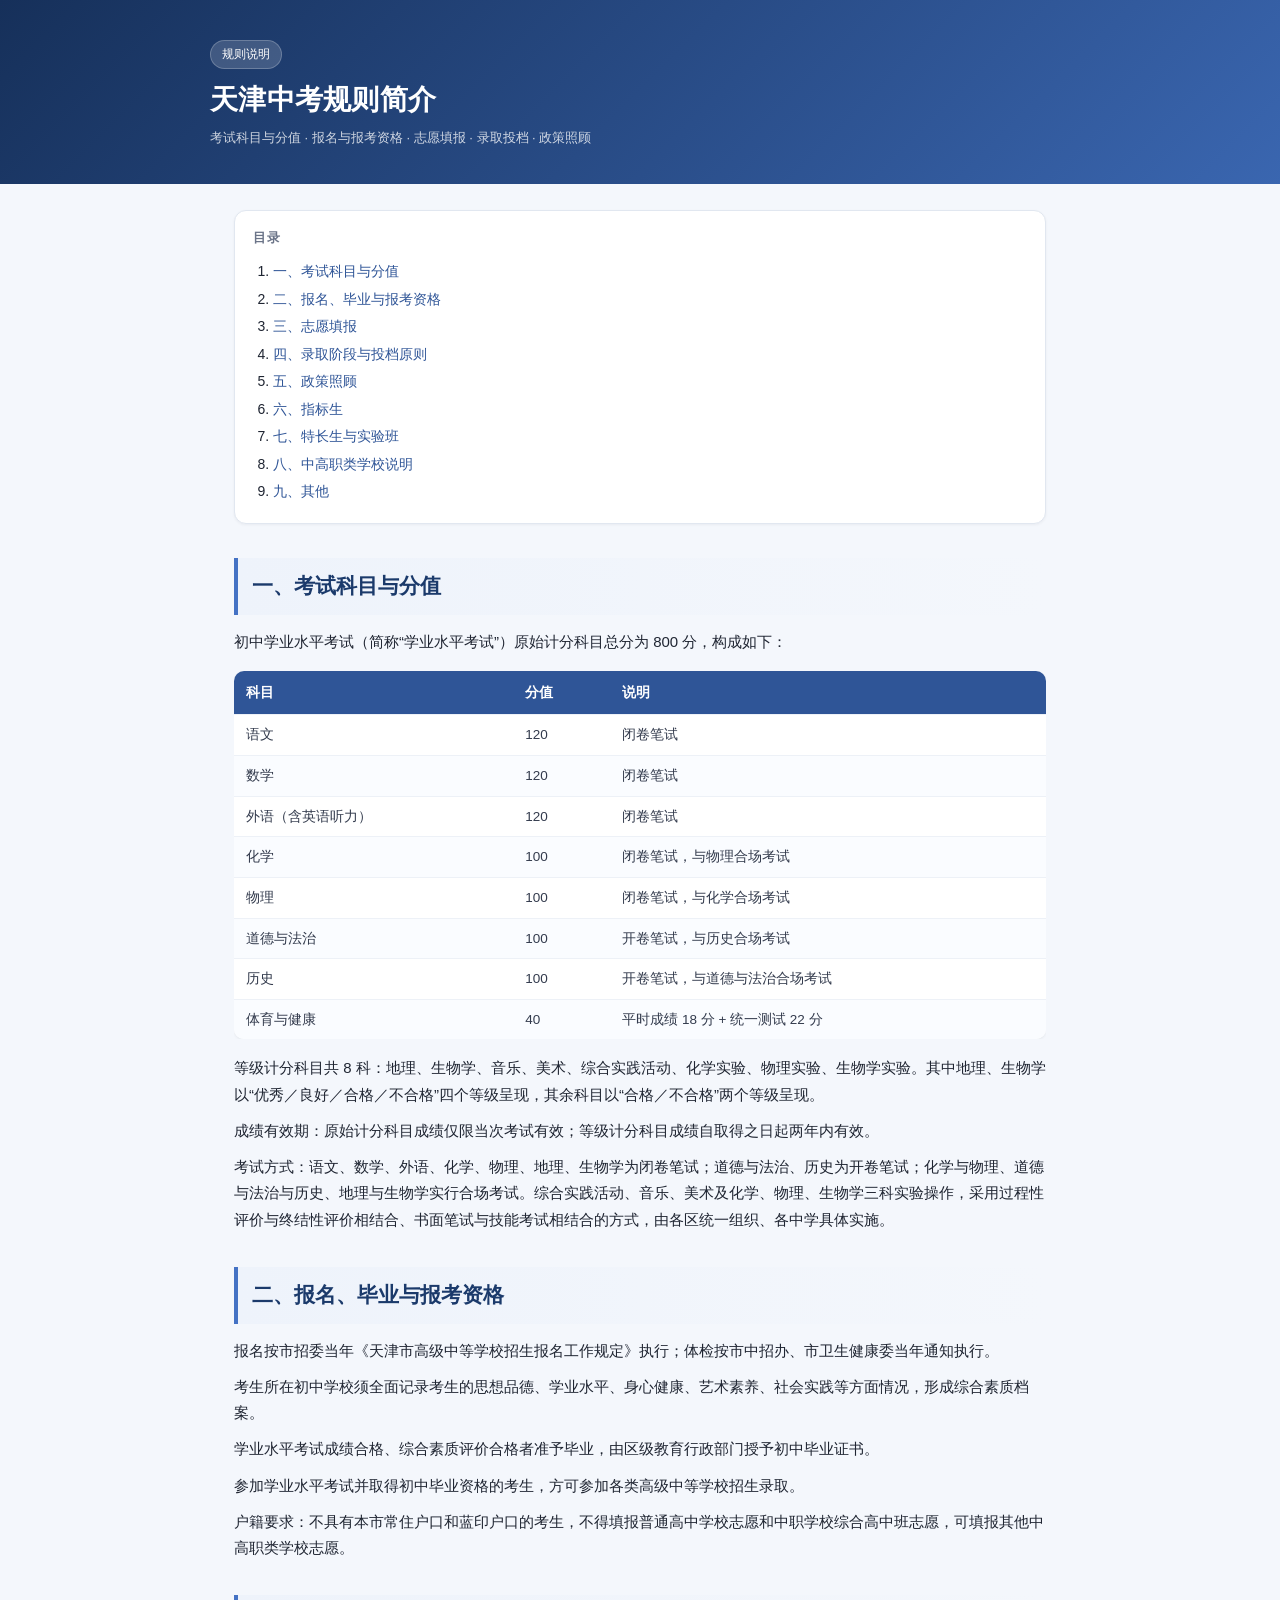
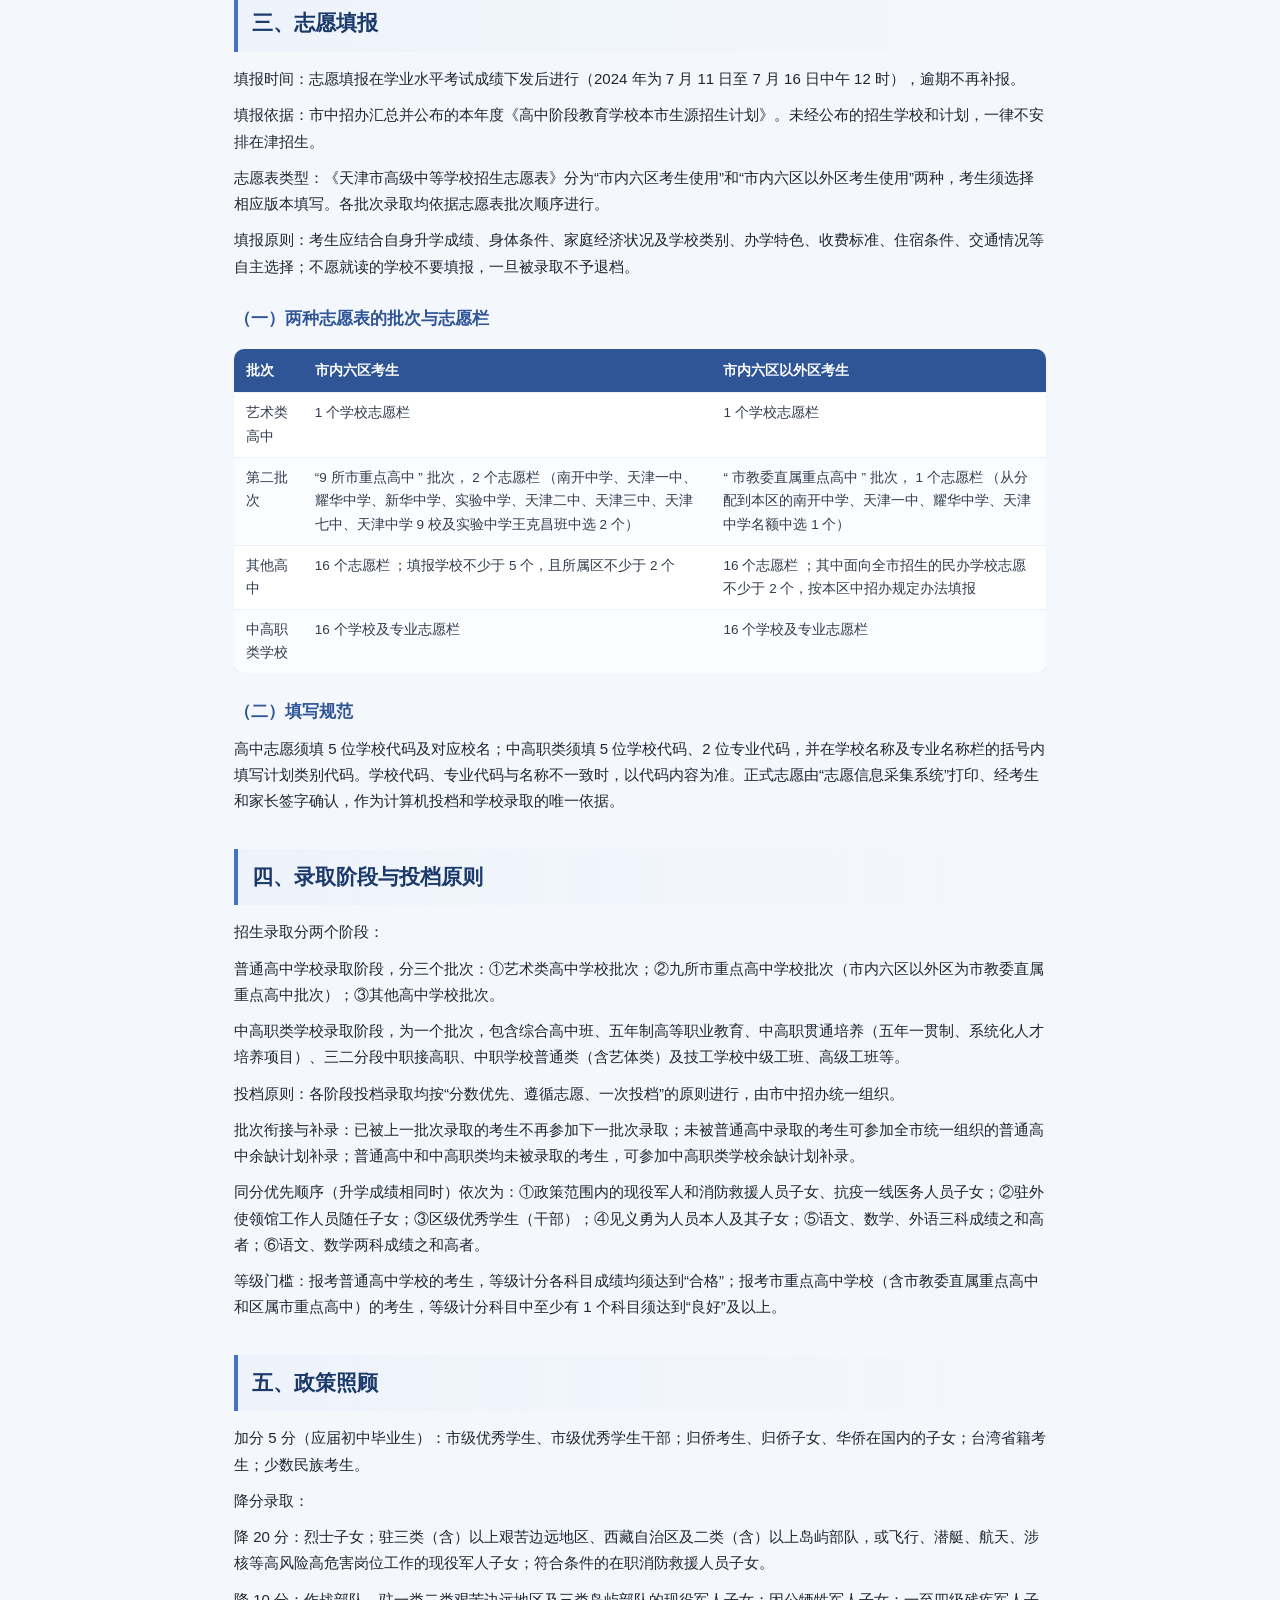
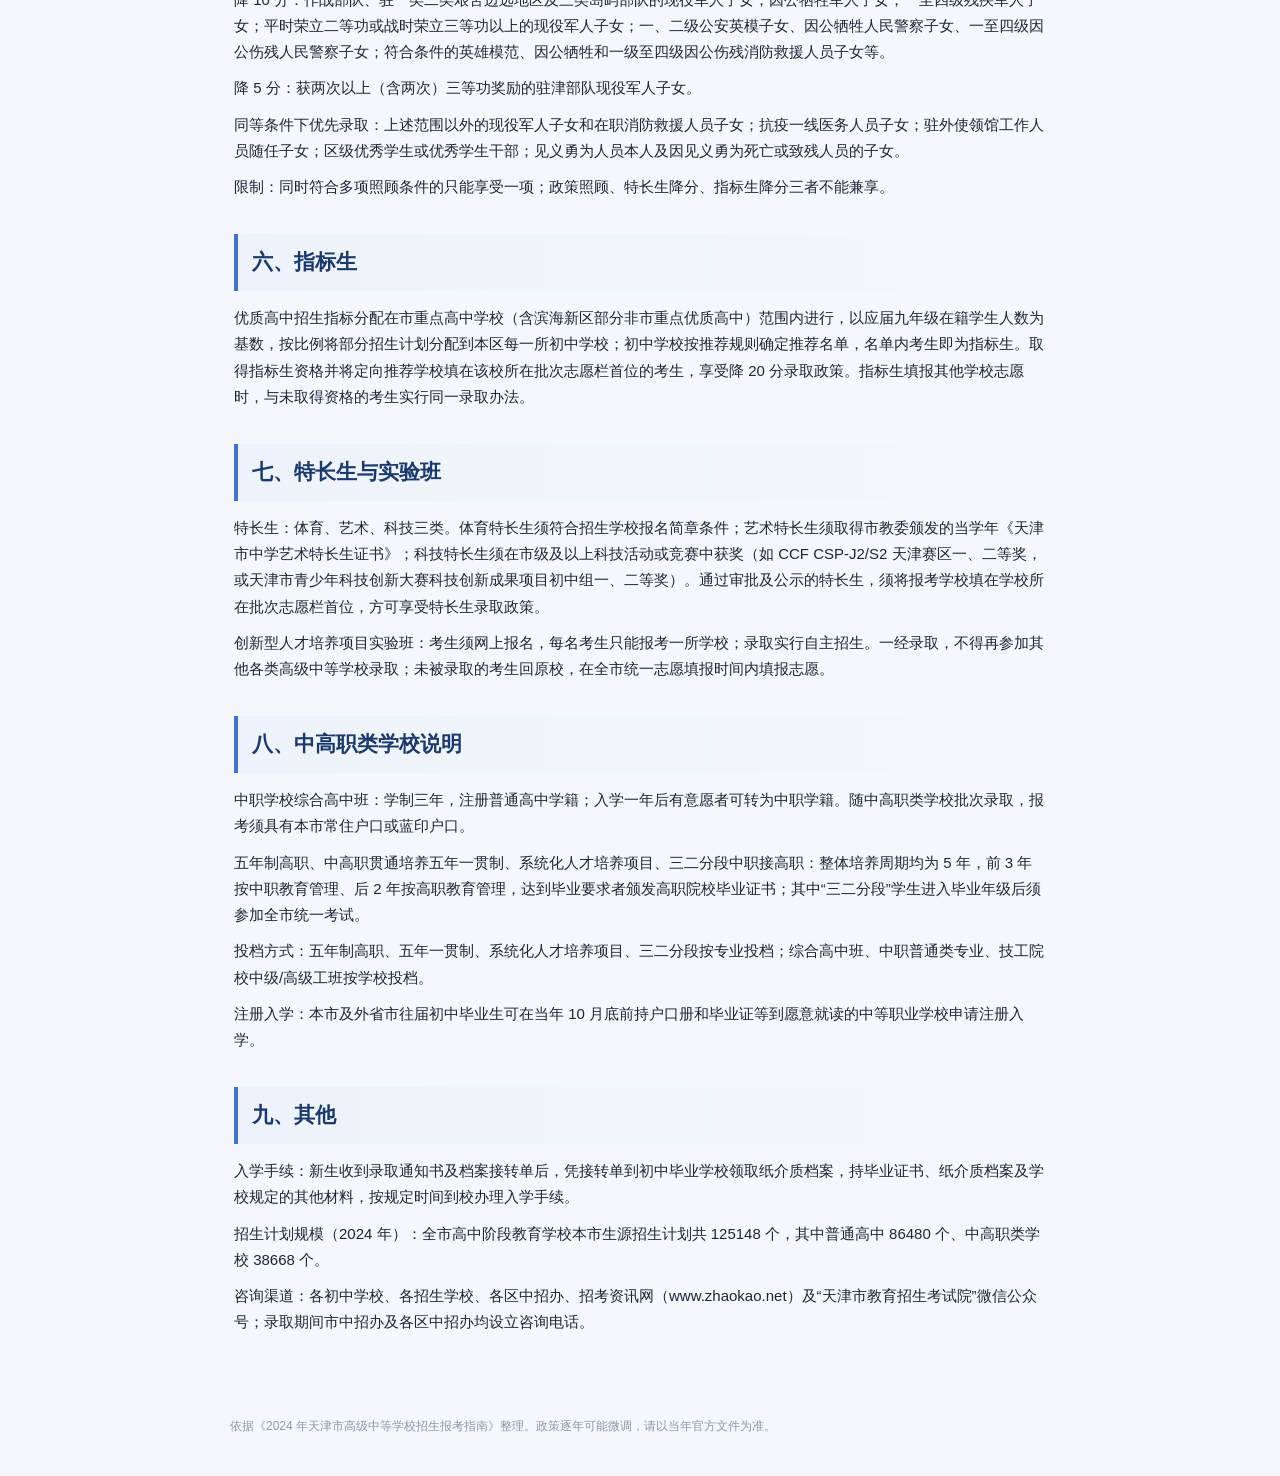
<file: assets/docs/rule.html>
<!DOCTYPE html>
<html lang="zh-CN">
<head>
<meta charset="utf-8">
<meta name="viewport" content="width=device-width, initial-scale=1">
<title>天津中考规则简介</title>
<link rel="stylesheet" href="../css/doc.css">
</head>
<body>
<header class="doc-head"><div class="doc-head__inner">
<span class="doc-badge">规则说明</span>
<h1>天津中考规则简介</h1>
<p>考试科目与分值 · 报名与报考资格 · 志愿填报 · 录取投档 · 政策照顾</p>
</div></header>
<main class="doc-body">
<nav class="doc-toc"><h4>目录</h4><ol><li><a href="#h0">一、考试科目与分值</a></li><li><a href="#h1">二、报名、毕业与报考资格</a></li><li><a href="#h2">三、志愿填报</a></li><li><a href="#h3">四、录取阶段与投档原则</a></li><li><a href="#h4">五、政策照顾</a></li><li><a href="#h5">六、指标生</a></li><li><a href="#h6">七、特长生与实验班</a></li><li><a href="#h7">八、中高职类学校说明</a></li><li><a href="#h8">九、其他</a></li></ol></nav><h2 id="h0">一、考试科目与分值</h2>
<p>初中学业水平考试（简称“学业水平考试”）原始计分科目总分为 800 分，构成如下：</p>
<div class="doc-table-wrap"><table><thead><tr><th>科目</th><th>分值</th><th>说明</th></tr></thead><tbody><tr><td>语文</td><td>120</td><td>闭卷笔试</td></tr><tr><td>数学</td><td>120</td><td>闭卷笔试</td></tr><tr><td>外语（含英语听力）</td><td>120</td><td>闭卷笔试</td></tr><tr><td>化学</td><td>100</td><td>闭卷笔试，与物理合场考试</td></tr><tr><td>物理</td><td>100</td><td>闭卷笔试，与化学合场考试</td></tr><tr><td>道德与法治</td><td>100</td><td>开卷笔试，与历史合场考试</td></tr><tr><td>历史</td><td>100</td><td>开卷笔试，与道德与法治合场考试</td></tr><tr><td>体育与健康</td><td>40</td><td>平时成绩  18  分  +  统一测试  22  分</td></tr></tbody></table></div>
<p>等级计分科目共 8 科：地理、生物学、音乐、美术、综合实践活动、化学实验、物理实验、生物学实验。其中地理、生物学以“优秀／良好／合格／不合格”四个等级呈现，其余科目以“合格／不合格”两个等级呈现。</p>
<p>成绩有效期：原始计分科目成绩仅限当次考试有效；等级计分科目成绩自取得之日起两年内有效。</p>
<p>考试方式：语文、数学、外语、化学、物理、地理、生物学为闭卷笔试；道德与法治、历史为开卷笔试；化学与物理、道德与法治与历史、地理与生物学实行合场考试。综合实践活动、音乐、美术及化学、物理、生物学三科实验操作，采用过程性评价与终结性评价相结合、书面笔试与技能考试相结合的方式，由各区统一组织、各中学具体实施。</p>
<h2 id="h1">二、报名、毕业与报考资格</h2>
<p>报名按市招委当年《天津市高级中等学校招生报名工作规定》执行；体检按市中招办、市卫生健康委当年通知执行。</p>
<p>考生所在初中学校须全面记录考生的思想品德、学业水平、身心健康、艺术素养、社会实践等方面情况，形成综合素质档案。</p>
<p>学业水平考试成绩合格、综合素质评价合格者准予毕业，由区级教育行政部门授予初中毕业证书。</p>
<p>参加学业水平考试并取得初中毕业资格的考生，方可参加各类高级中等学校招生录取。</p>
<p>户籍要求：不具有本市常住户口和蓝印户口的考生，不得填报普通高中学校志愿和中职学校综合高中班志愿，可填报其他中高职类学校志愿。</p>
<h2 id="h2">三、志愿填报</h2>
<p>填报时间：志愿填报在学业水平考试成绩下发后进行（2024 年为 7 月 11 日至 7 月 16 日中午 12 时），逾期不再补报。</p>
<p>填报依据：市中招办汇总并公布的本年度《高中阶段教育学校本市生源招生计划》。未经公布的招生学校和计划，一律不安排在津招生。</p>
<p>志愿表类型：《天津市高级中等学校招生志愿表》分为“市内六区考生使用”和“市内六区以外区考生使用”两种，考生须选择相应版本填写。各批次录取均依据志愿表批次顺序进行。</p>
<p>填报原则：考生应结合自身升学成绩、身体条件、家庭经济状况及学校类别、办学特色、收费标准、住宿条件、交通情况等自主选择；不愿就读的学校不要填报，一旦被录取不予退档。</p>
<h3>（一）两种志愿表的批次与志愿栏</h3>
<div class="doc-table-wrap"><table><thead><tr><th>批次</th><th>市内六区考生</th><th>市内六区以外区考生</th></tr></thead><tbody><tr><td>艺术类高中</td><td>1  个学校志愿栏</td><td>1  个学校志愿栏</td></tr><tr><td>第二批次</td><td>“9  所市重点高中 ” 批次， 2 个志愿栏 （南开中学、天津一中、耀华中学、新华中学、实验中学、天津二中、天津三中、天津七中、天津中学  9  校及实验中学王克昌班中选  2  个）</td><td>“ 市教委直属重点高中 ” 批次， 1 个志愿栏 （从分配到本区的南开中学、天津一中、耀华中学、天津中学名额中选  1  个）</td></tr><tr><td>其他高中</td><td>16 个志愿栏 ；填报学校不少于  5  个，且所属区不少于  2  个</td><td>16 个志愿栏 ；其中面向全市招生的民办学校志愿不少于  2  个，按本区中招办规定办法填报</td></tr><tr><td>中高职类学校</td><td>16  个学校及专业志愿栏</td><td>16  个学校及专业志愿栏</td></tr></tbody></table></div>
<h3>（二）填写规范</h3>
<p>高中志愿须填 5 位学校代码及对应校名；中高职类须填 5 位学校代码、2 位专业代码，并在学校名称及专业名称栏的括号内填写计划类别代码。学校代码、专业代码与名称不一致时，以代码内容为准。正式志愿由“志愿信息采集系统”打印、经考生和家长签字确认，作为计算机投档和学校录取的唯一依据。</p>
<h2 id="h3">四、录取阶段与投档原则</h2>
<p>招生录取分两个阶段：</p>
<p>普通高中学校录取阶段，分三个批次：①艺术类高中学校批次；②九所市重点高中学校批次（市内六区以外区为市教委直属重点高中批次）；③其他高中学校批次。</p>
<p>中高职类学校录取阶段，为一个批次，包含综合高中班、五年制高等职业教育、中高职贯通培养（五年一贯制、系统化人才培养项目）、三二分段中职接高职、中职学校普通类（含艺体类）及技工学校中级工班、高级工班等。</p>
<p>投档原则：各阶段投档录取均按“分数优先、遵循志愿、一次投档”的原则进行，由市中招办统一组织。</p>
<p>批次衔接与补录：已被上一批次录取的考生不再参加下一批次录取；未被普通高中录取的考生可参加全市统一组织的普通高中余缺计划补录；普通高中和中高职类均未被录取的考生，可参加中高职类学校余缺计划补录。</p>
<p>同分优先顺序（升学成绩相同时）依次为：①政策范围内的现役军人和消防救援人员子女、抗疫一线医务人员子女；②驻外使领馆工作人员随任子女；③区级优秀学生（干部）；④见义勇为人员本人及其子女；⑤语文、数学、外语三科成绩之和高者；⑥语文、数学两科成绩之和高者。</p>
<p>等级门槛：报考普通高中学校的考生，等级计分各科目成绩均须达到“合格”；报考市重点高中学校（含市教委直属重点高中和区属市重点高中）的考生，等级计分科目中至少有 1 个科目须达到“良好”及以上。</p>
<h2 id="h4">五、政策照顾</h2>
<p>加分 5 分（应届初中毕业生）：市级优秀学生、市级优秀学生干部；归侨考生、归侨子女、华侨在国内的子女；台湾省籍考生；少数民族考生。</p>
<p>降分录取：</p>
<p>降 20 分：烈士子女；驻三类（含）以上艰苦边远地区、西藏自治区及二类（含）以上岛屿部队，或飞行、潜艇、航天、涉核等高风险高危害岗位工作的现役军人子女；符合条件的在职消防救援人员子女。</p>
<p>降 10 分：作战部队、驻一类二类艰苦边远地区及三类岛屿部队的现役军人子女；因公牺牲军人子女；一至四级残疾军人子女；平时荣立二等功或战时荣立三等功以上的现役军人子女；一、二级公安英模子女、因公牺牲人民警察子女、一至四级因公伤残人民警察子女；符合条件的英雄模范、因公牺牲和一级至四级因公伤残消防救援人员子女等。</p>
<p>降 5 分：获两次以上（含两次）三等功奖励的驻津部队现役军人子女。</p>
<p>同等条件下优先录取：上述范围以外的现役军人子女和在职消防救援人员子女；抗疫一线医务人员子女；驻外使领馆工作人员随任子女；区级优秀学生或优秀学生干部；见义勇为人员本人及因见义勇为死亡或致残人员的子女。</p>
<p>限制：同时符合多项照顾条件的只能享受一项；政策照顾、特长生降分、指标生降分三者不能兼享。</p>
<h2 id="h5">六、指标生</h2>
<p>优质高中招生指标分配在市重点高中学校（含滨海新区部分非市重点优质高中）范围内进行，以应届九年级在籍学生人数为基数，按比例将部分招生计划分配到本区每一所初中学校；初中学校按推荐规则确定推荐名单，名单内考生即为指标生。取得指标生资格并将定向推荐学校填在该校所在批次志愿栏首位的考生，享受降 20 分录取政策。指标生填报其他学校志愿时，与未取得资格的考生实行同一录取办法。</p>
<h2 id="h6">七、特长生与实验班</h2>
<p>特长生：体育、艺术、科技三类。体育特长生须符合招生学校报名简章条件；艺术特长生须取得市教委颁发的当学年《天津市中学艺术特长生证书》；科技特长生须在市级及以上科技活动或竞赛中获奖（如 CCF CSP-J2/S2 天津赛区一、二等奖，或天津市青少年科技创新大赛科技创新成果项目初中组一、二等奖）。通过审批及公示的特长生，须将报考学校填在学校所在批次志愿栏首位，方可享受特长生录取政策。</p>
<p>创新型人才培养项目实验班：考生须网上报名，每名考生只能报考一所学校；录取实行自主招生。一经录取，不得再参加其他各类高级中等学校录取；未被录取的考生回原校，在全市统一志愿填报时间内填报志愿。</p>
<h2 id="h7">八、中高职类学校说明</h2>
<p>中职学校综合高中班：学制三年，注册普通高中学籍；入学一年后有意愿者可转为中职学籍。随中高职类学校批次录取，报考须具有本市常住户口或蓝印户口。</p>
<p>五年制高职、中高职贯通培养五年一贯制、系统化人才培养项目、三二分段中职接高职：整体培养周期均为 5 年，前 3 年按中职教育管理、后 2 年按高职教育管理，达到毕业要求者颁发高职院校毕业证书；其中“三二分段”学生进入毕业年级后须参加全市统一考试。</p>
<p>投档方式：五年制高职、五年一贯制、系统化人才培养项目、三二分段按专业投档；综合高中班、中职普通类专业、技工院校中级/高级工班按学校投档。</p>
<p>注册入学：本市及外省市往届初中毕业生可在当年 10 月底前持户口册和毕业证等到愿意就读的中等职业学校申请注册入学。</p>
<h2 id="h8">九、其他</h2>
<p>入学手续：新生收到录取通知书及档案接转单后，凭接转单到初中毕业学校领取纸介质档案，持毕业证书、纸介质档案及学校规定的其他材料，按规定时间到校办理入学手续。</p>
<p>招生计划规模（2024 年）：全市高中阶段教育学校本市生源招生计划共 125148 个，其中普通高中 86480 个、中高职类学校 38668 个。</p>
<p>咨询渠道：各初中学校、各招生学校、各区中招办、招考资讯网（www.zhaokao.net）及“天津市教育招生考试院”微信公众号；录取期间市中招办及各区中招办均设立咨询电话。</p>
</main>
<footer class="doc-foot">依据《2024 年天津市高级中等学校招生报考指南》整理。政策逐年可能微调，请以当年官方文件为准。</footer>
</body>
</html>
</file>
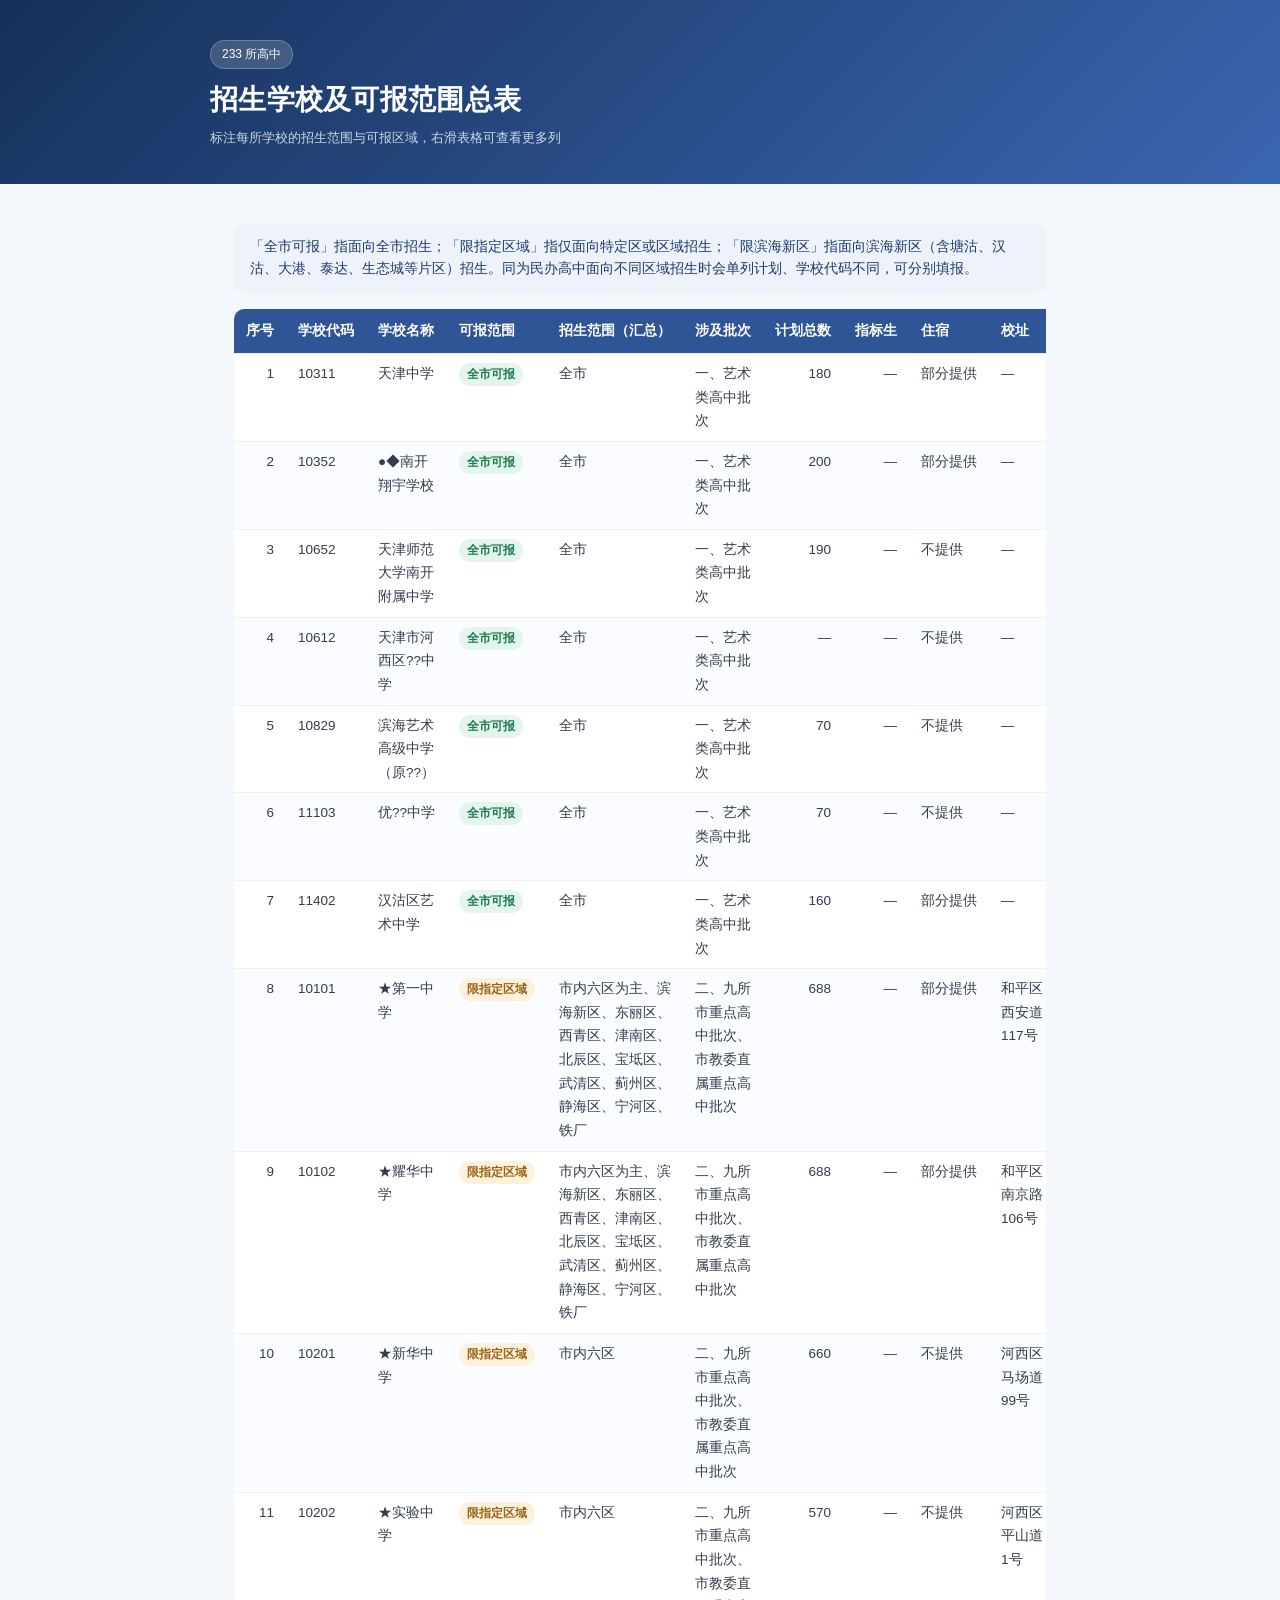
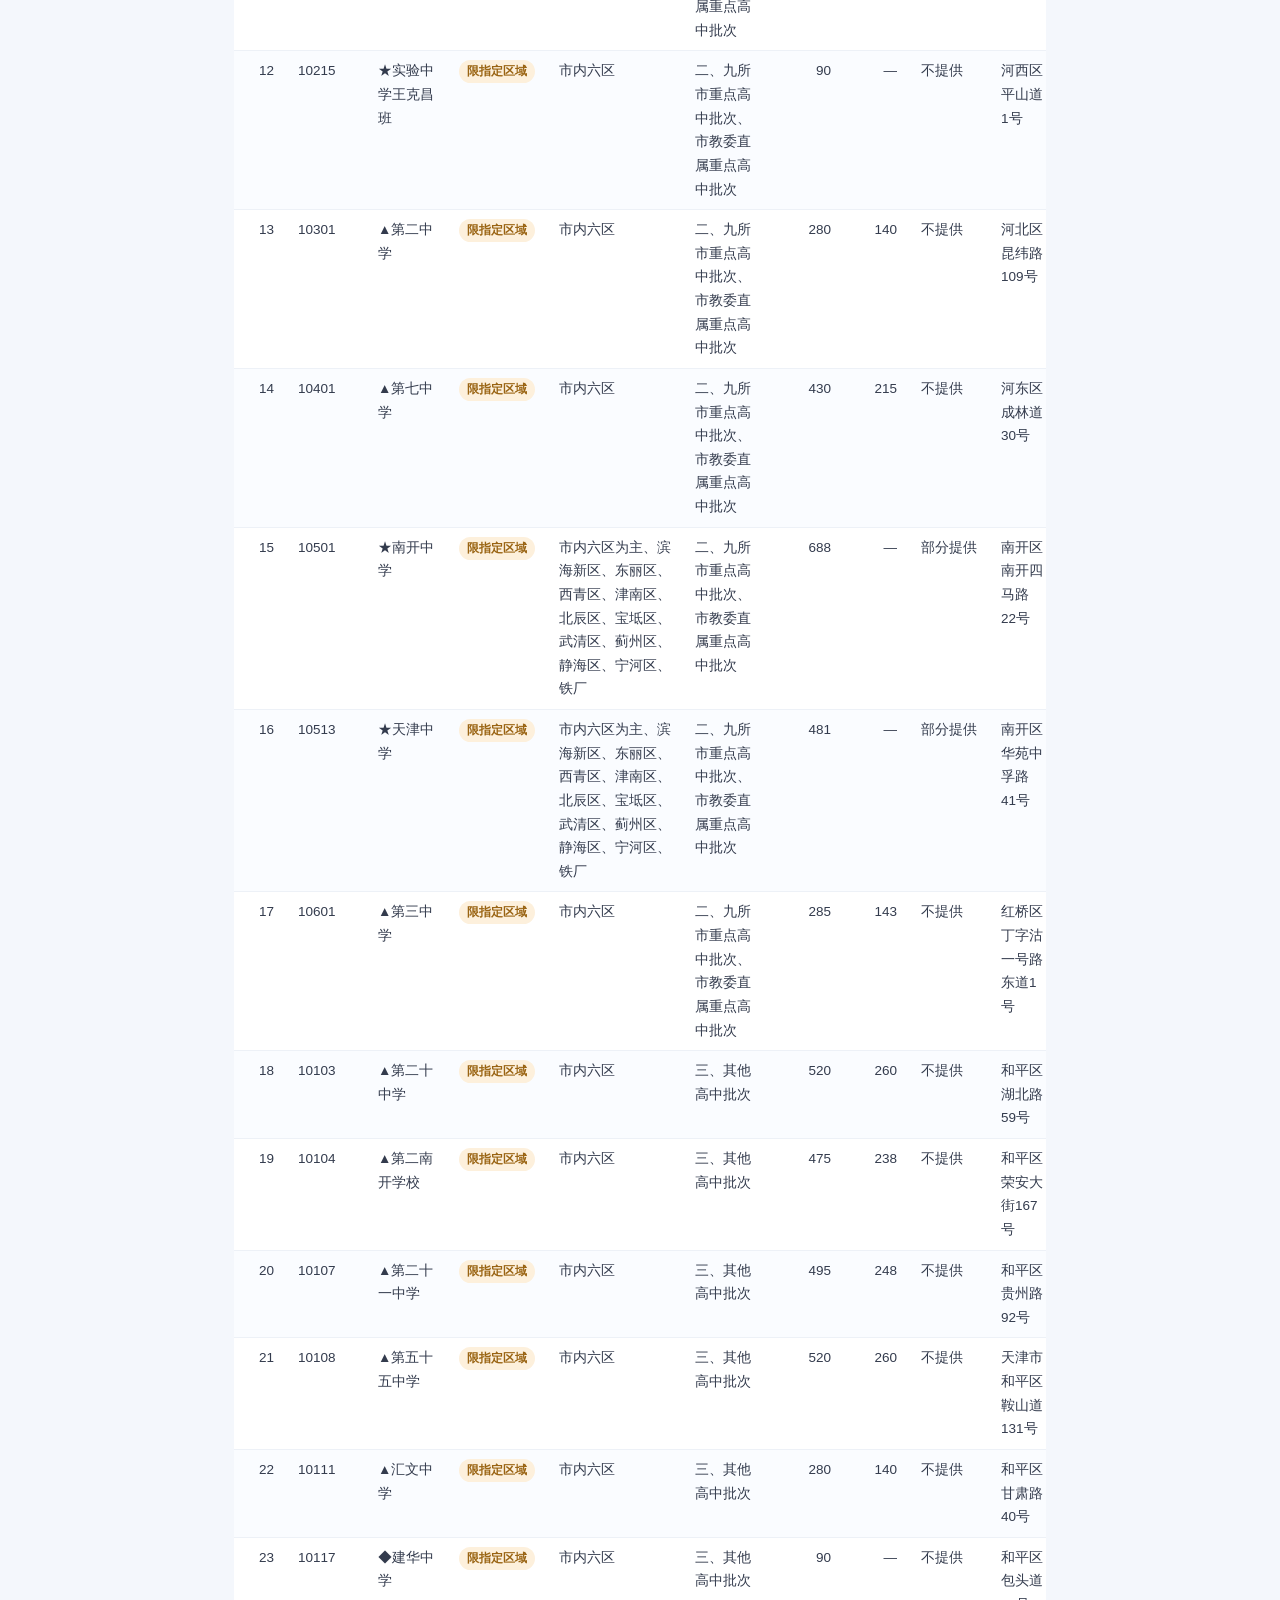
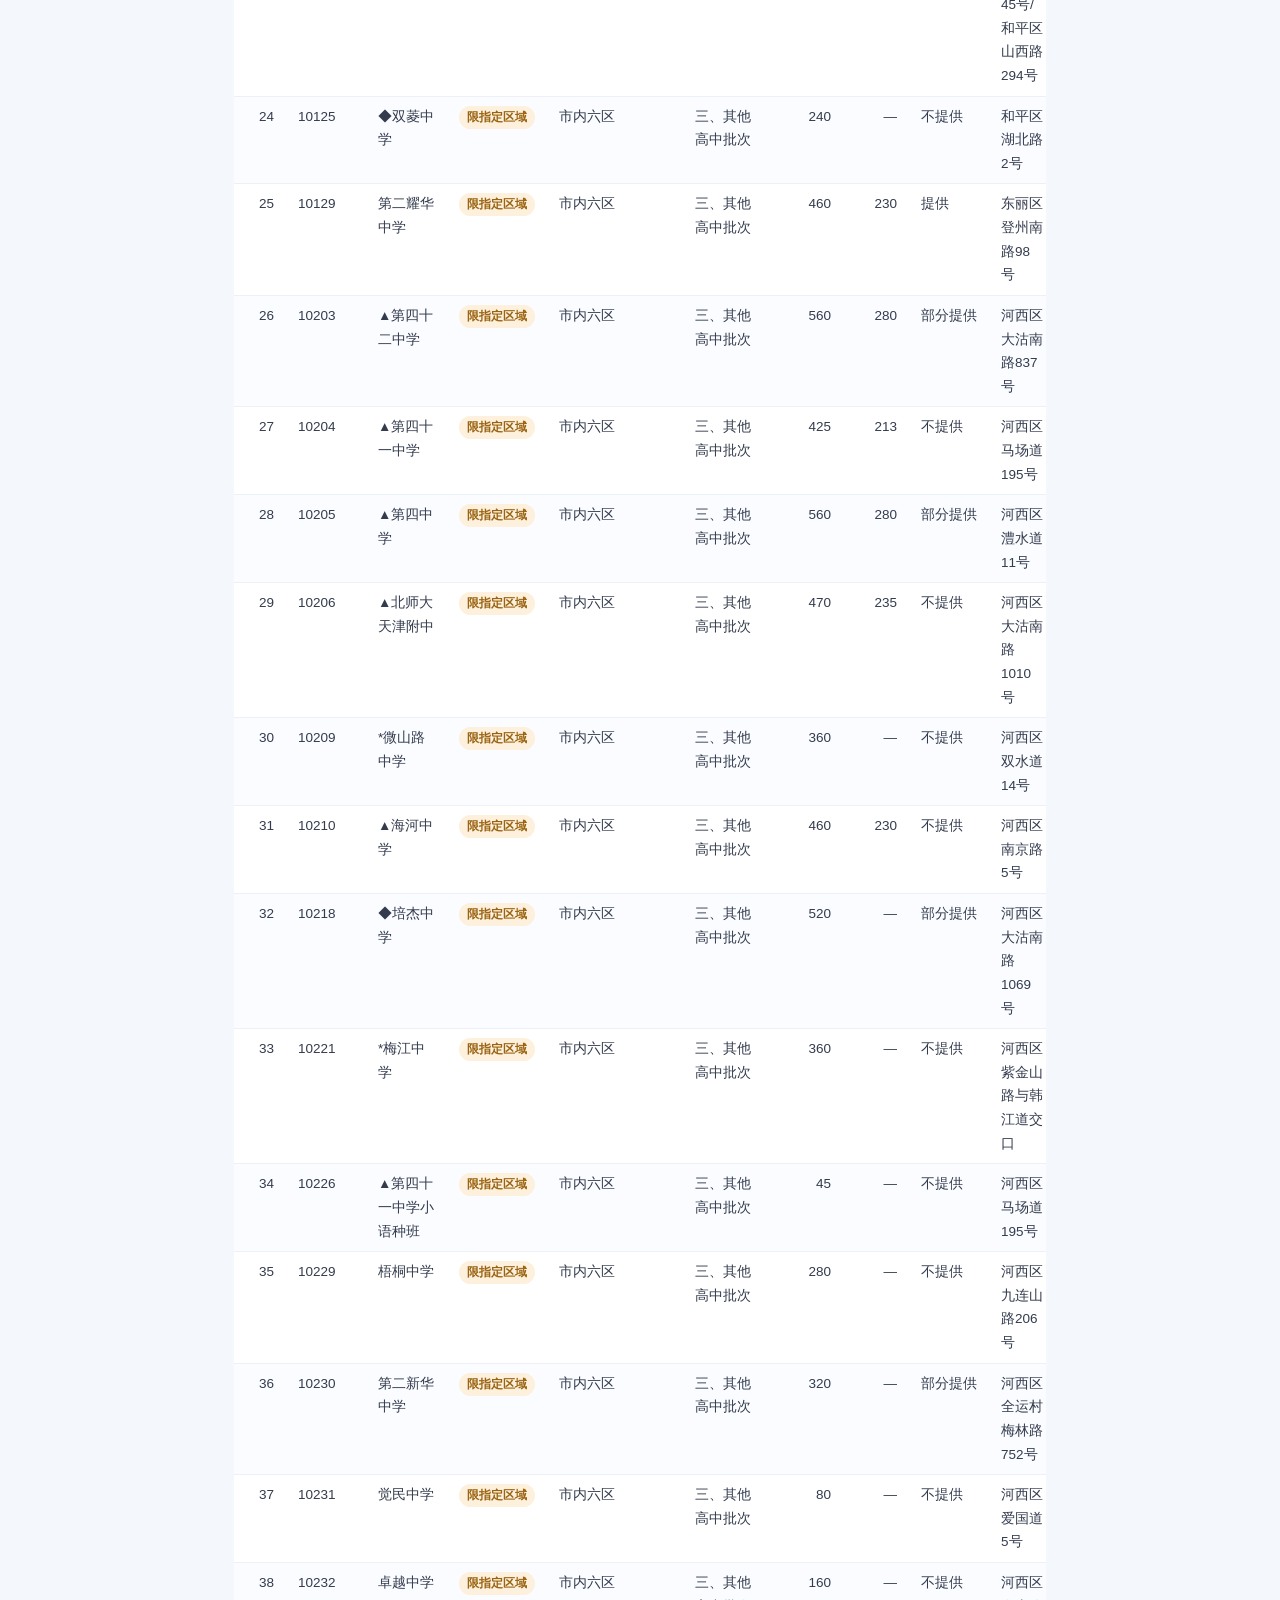
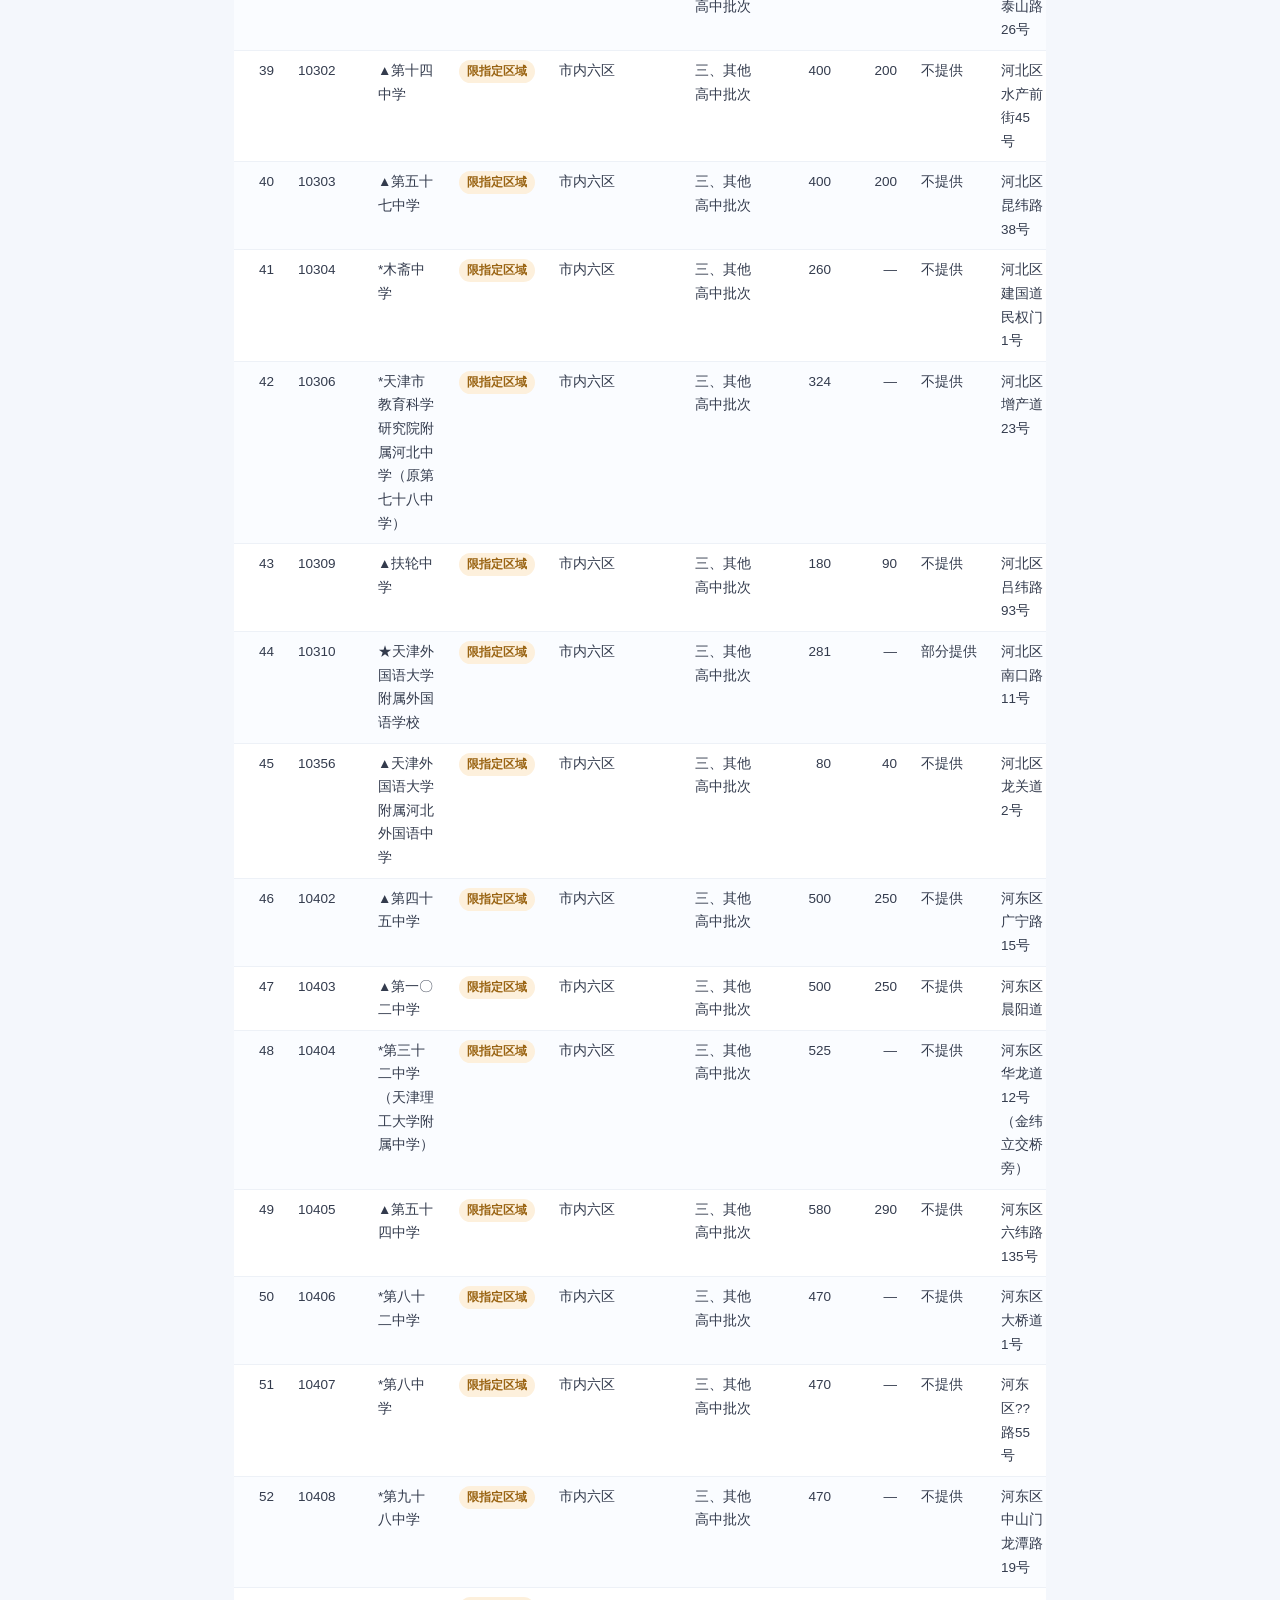
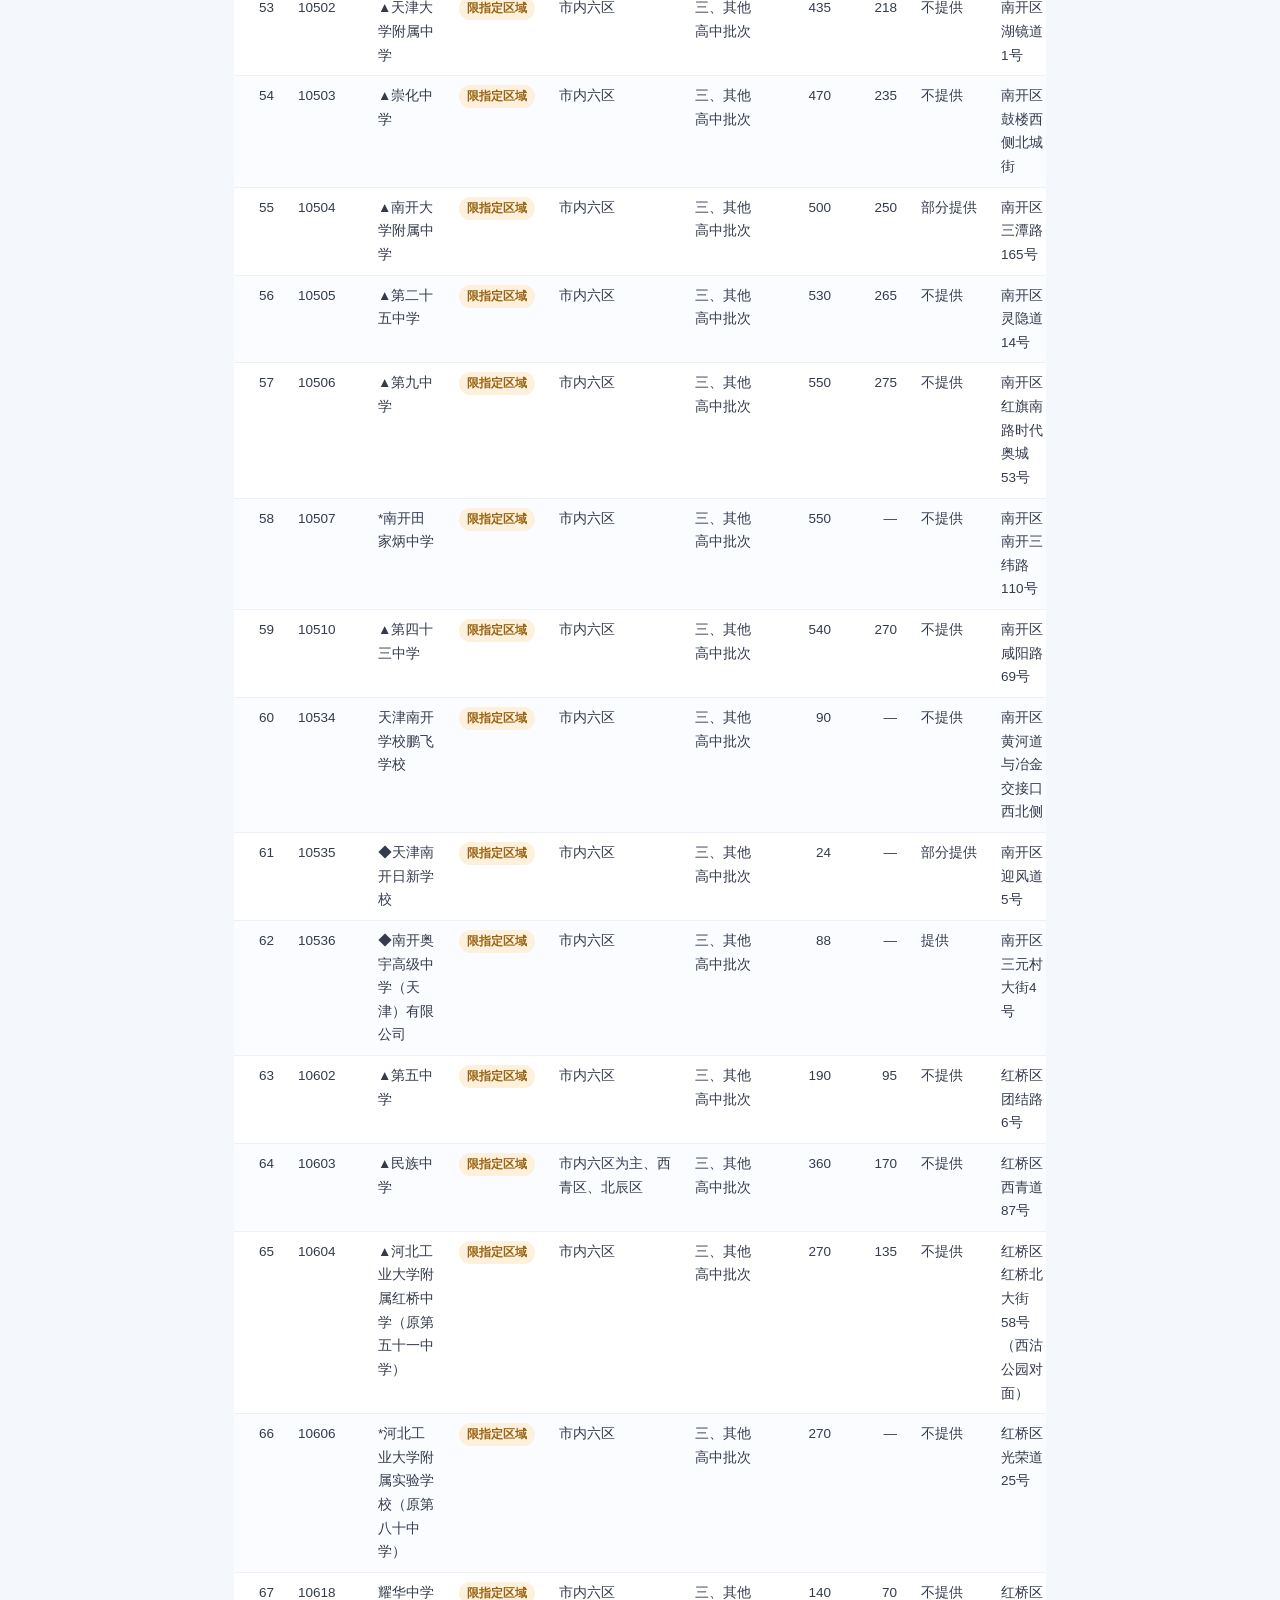
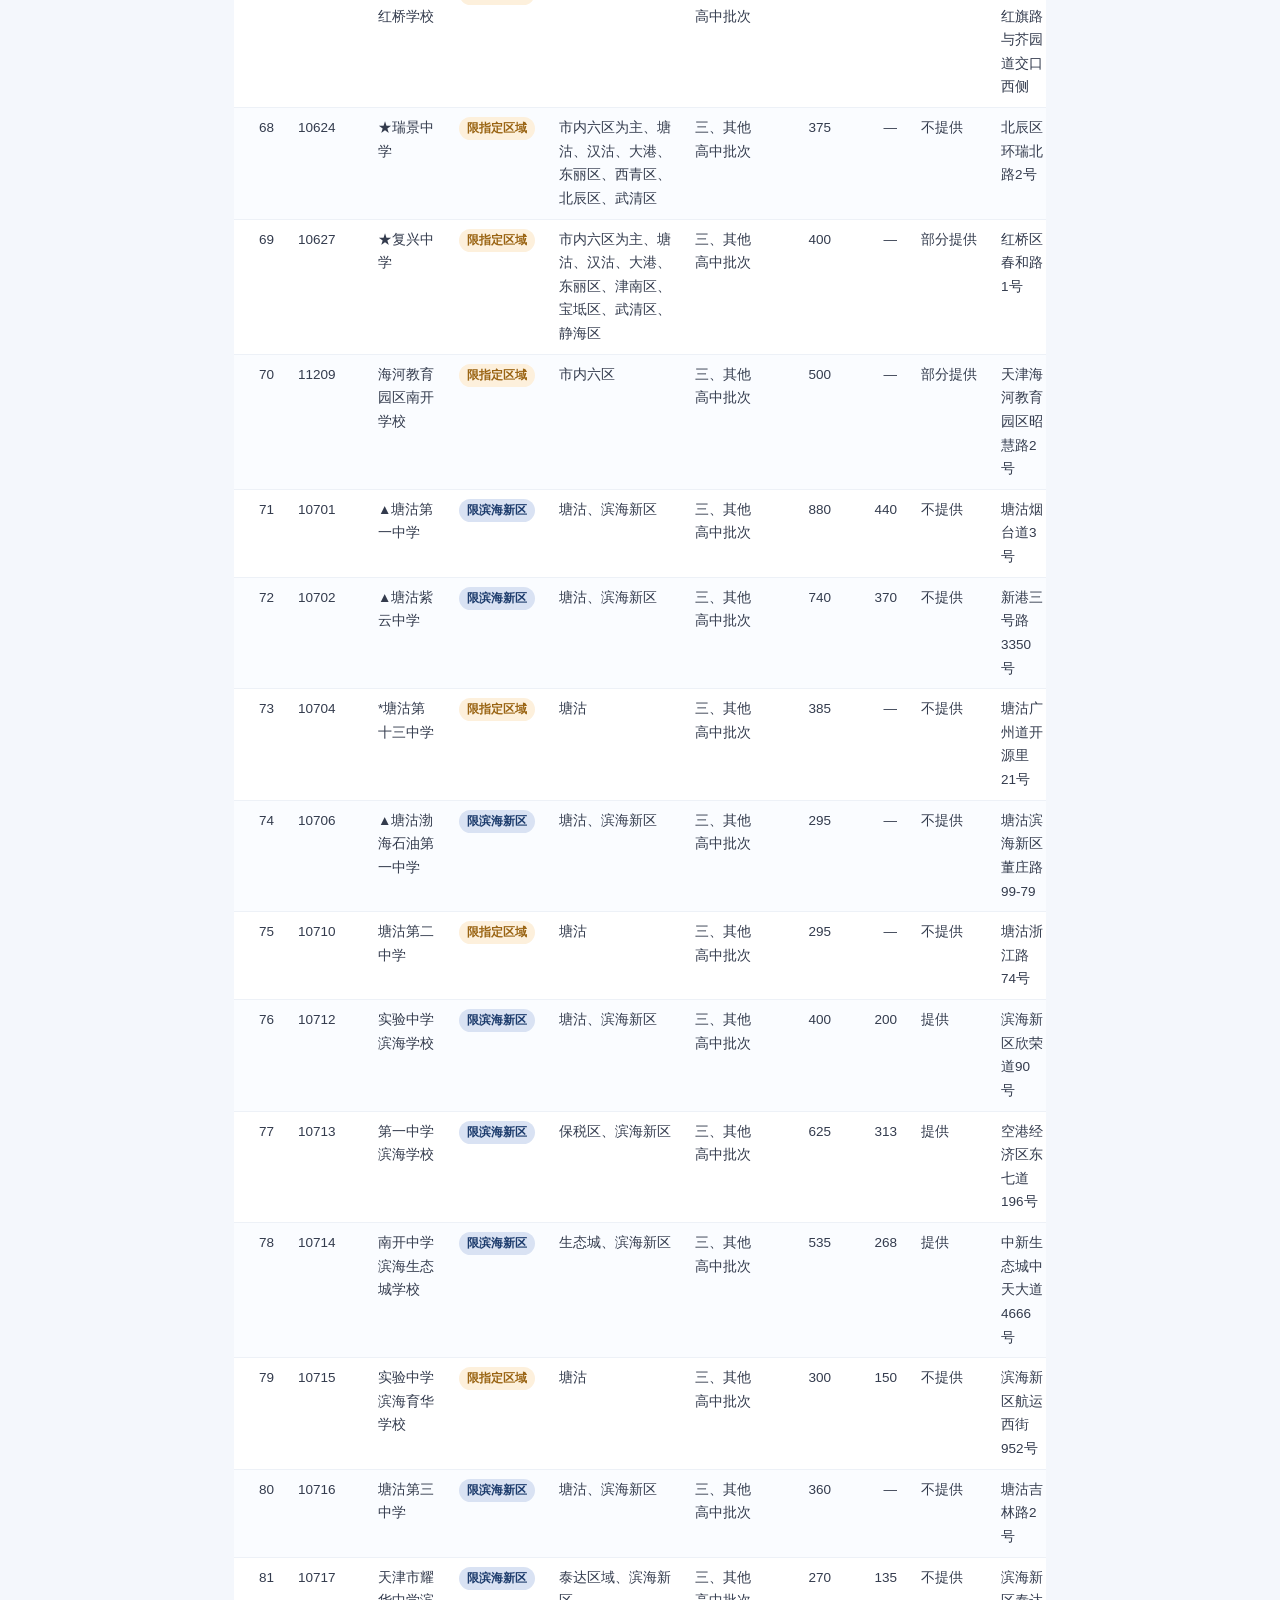
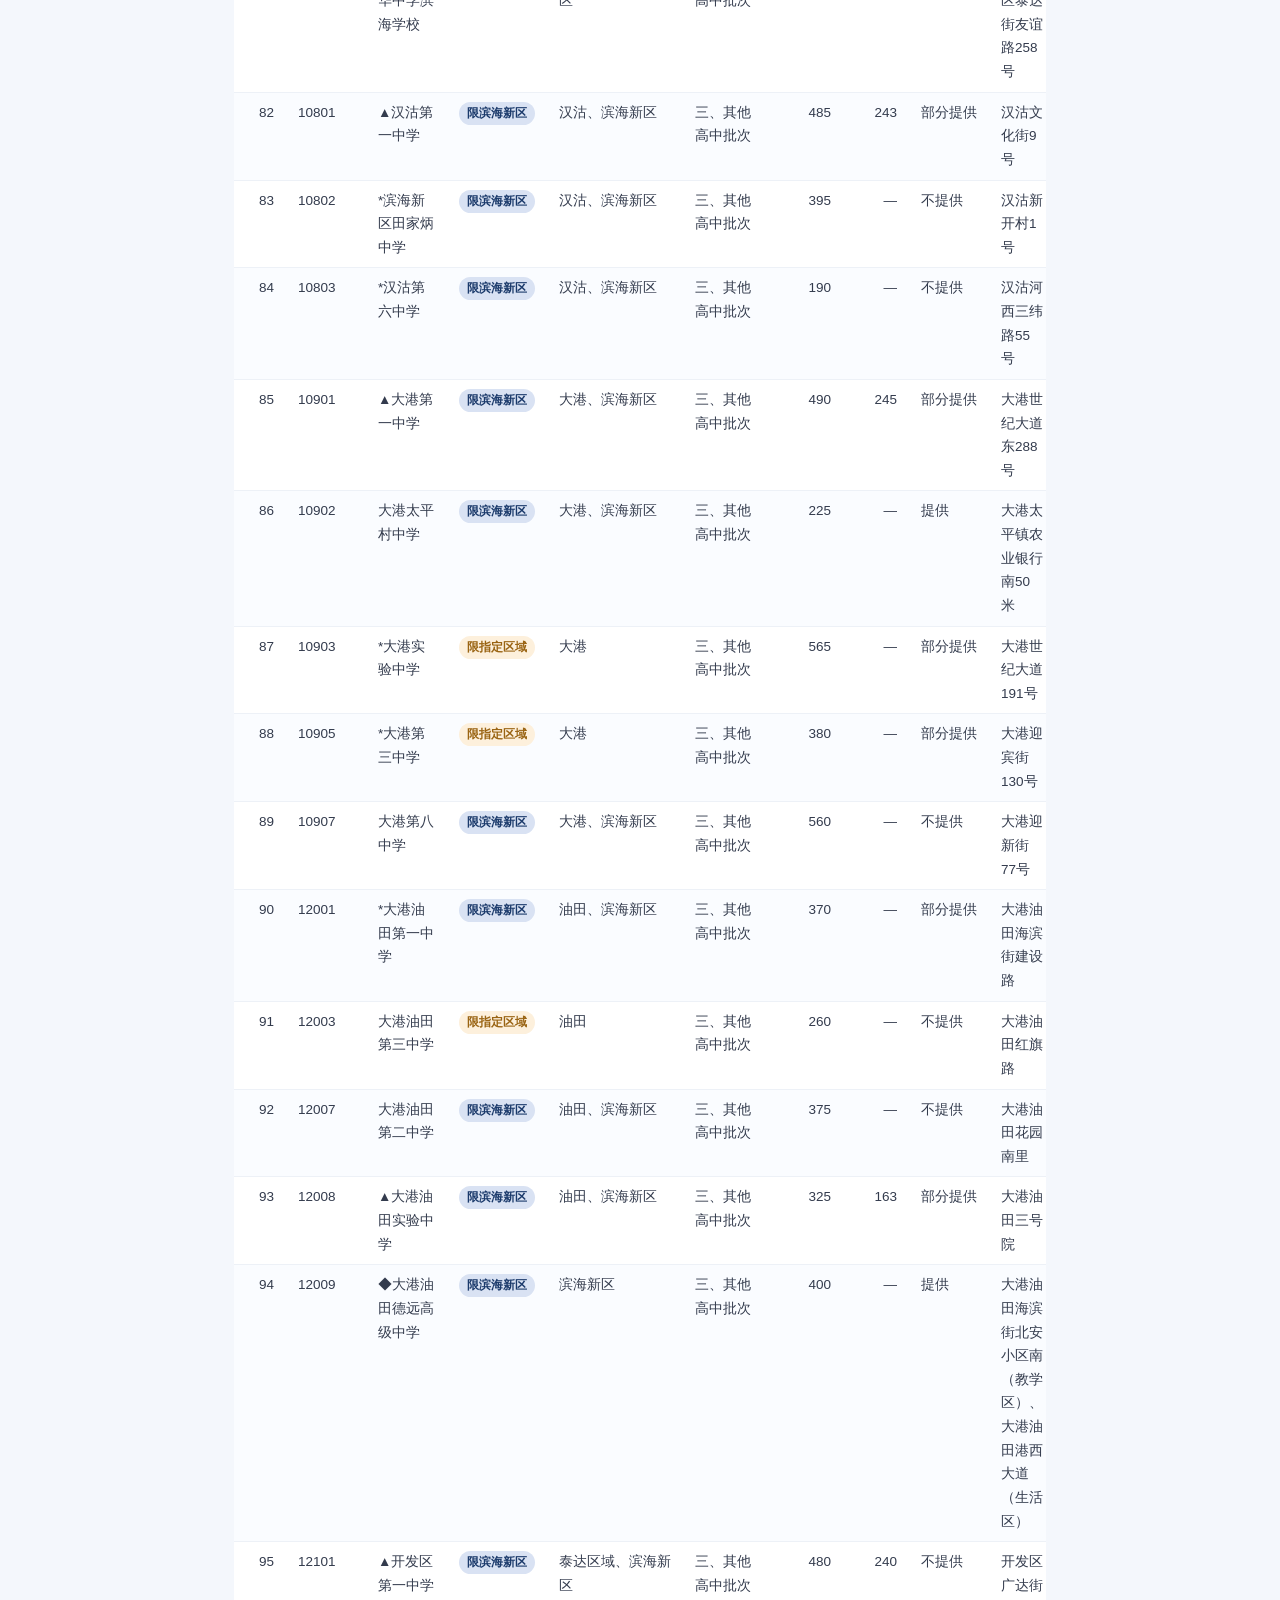
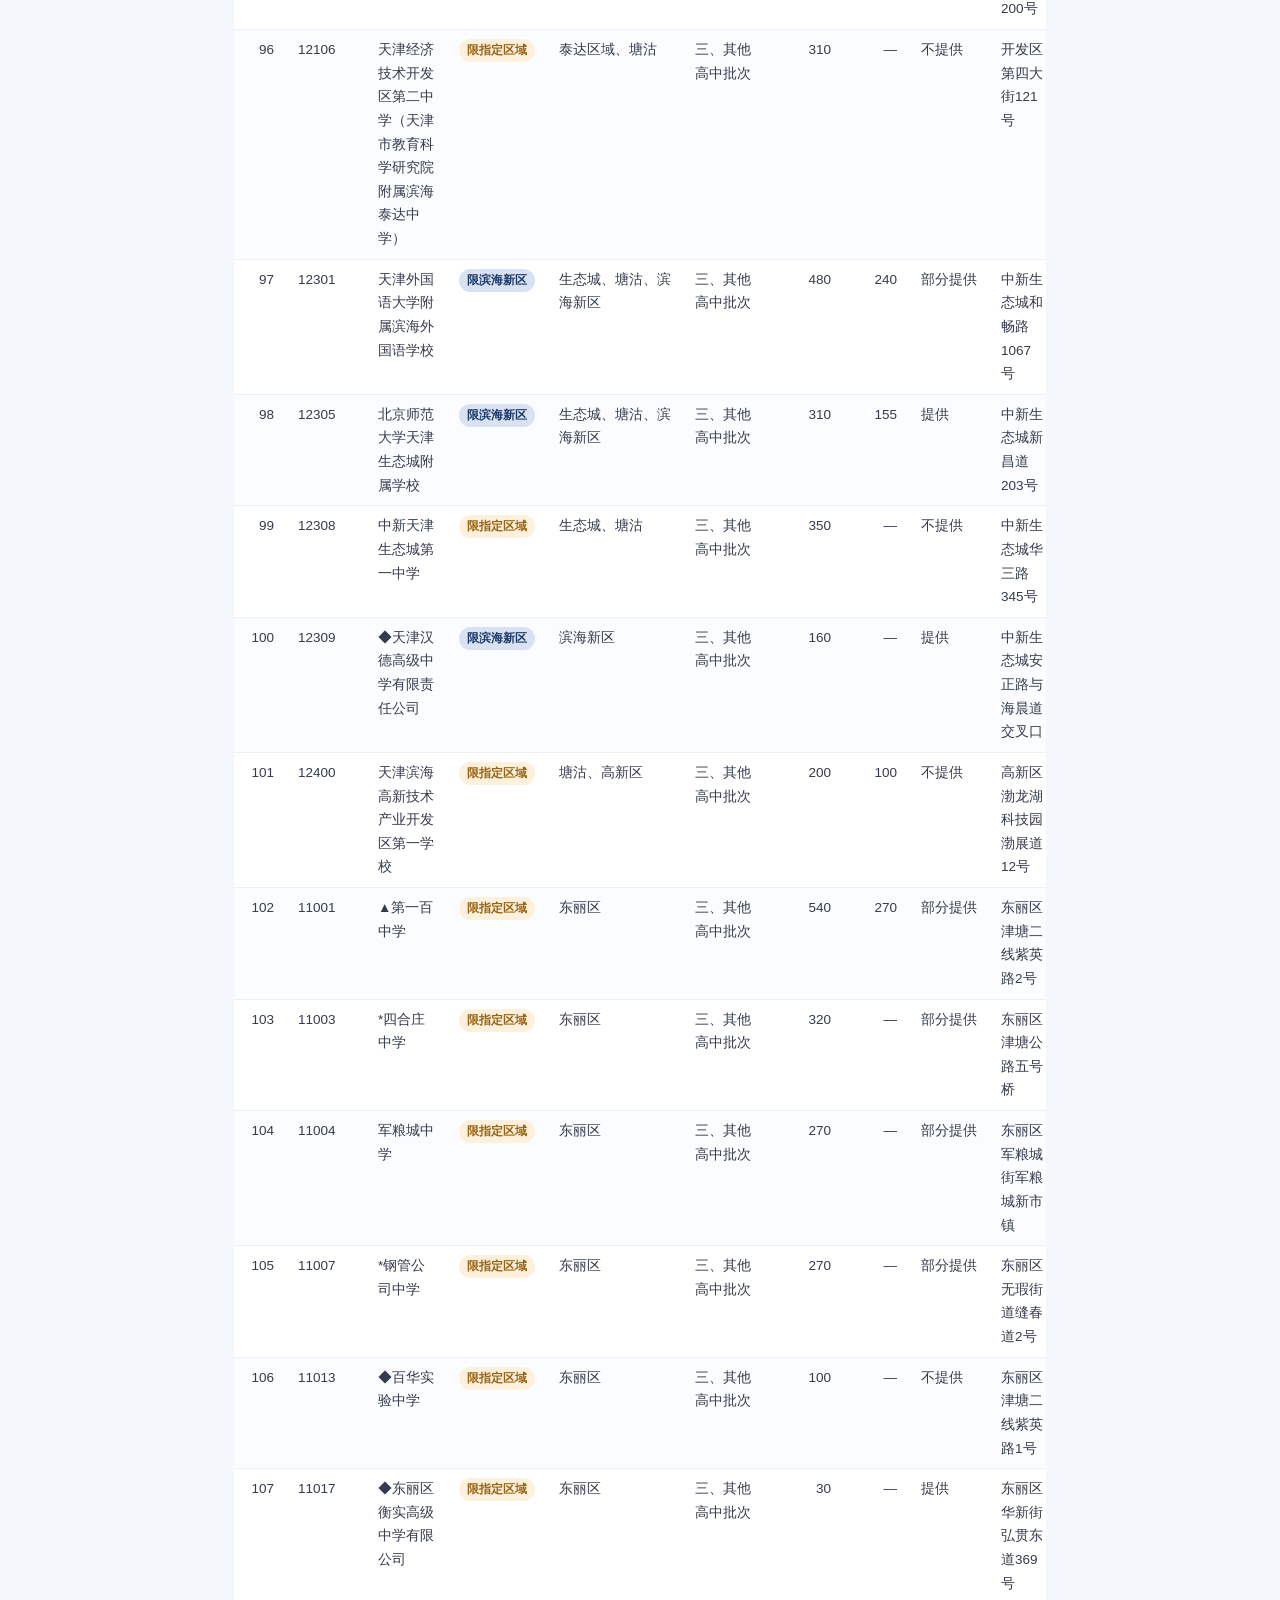
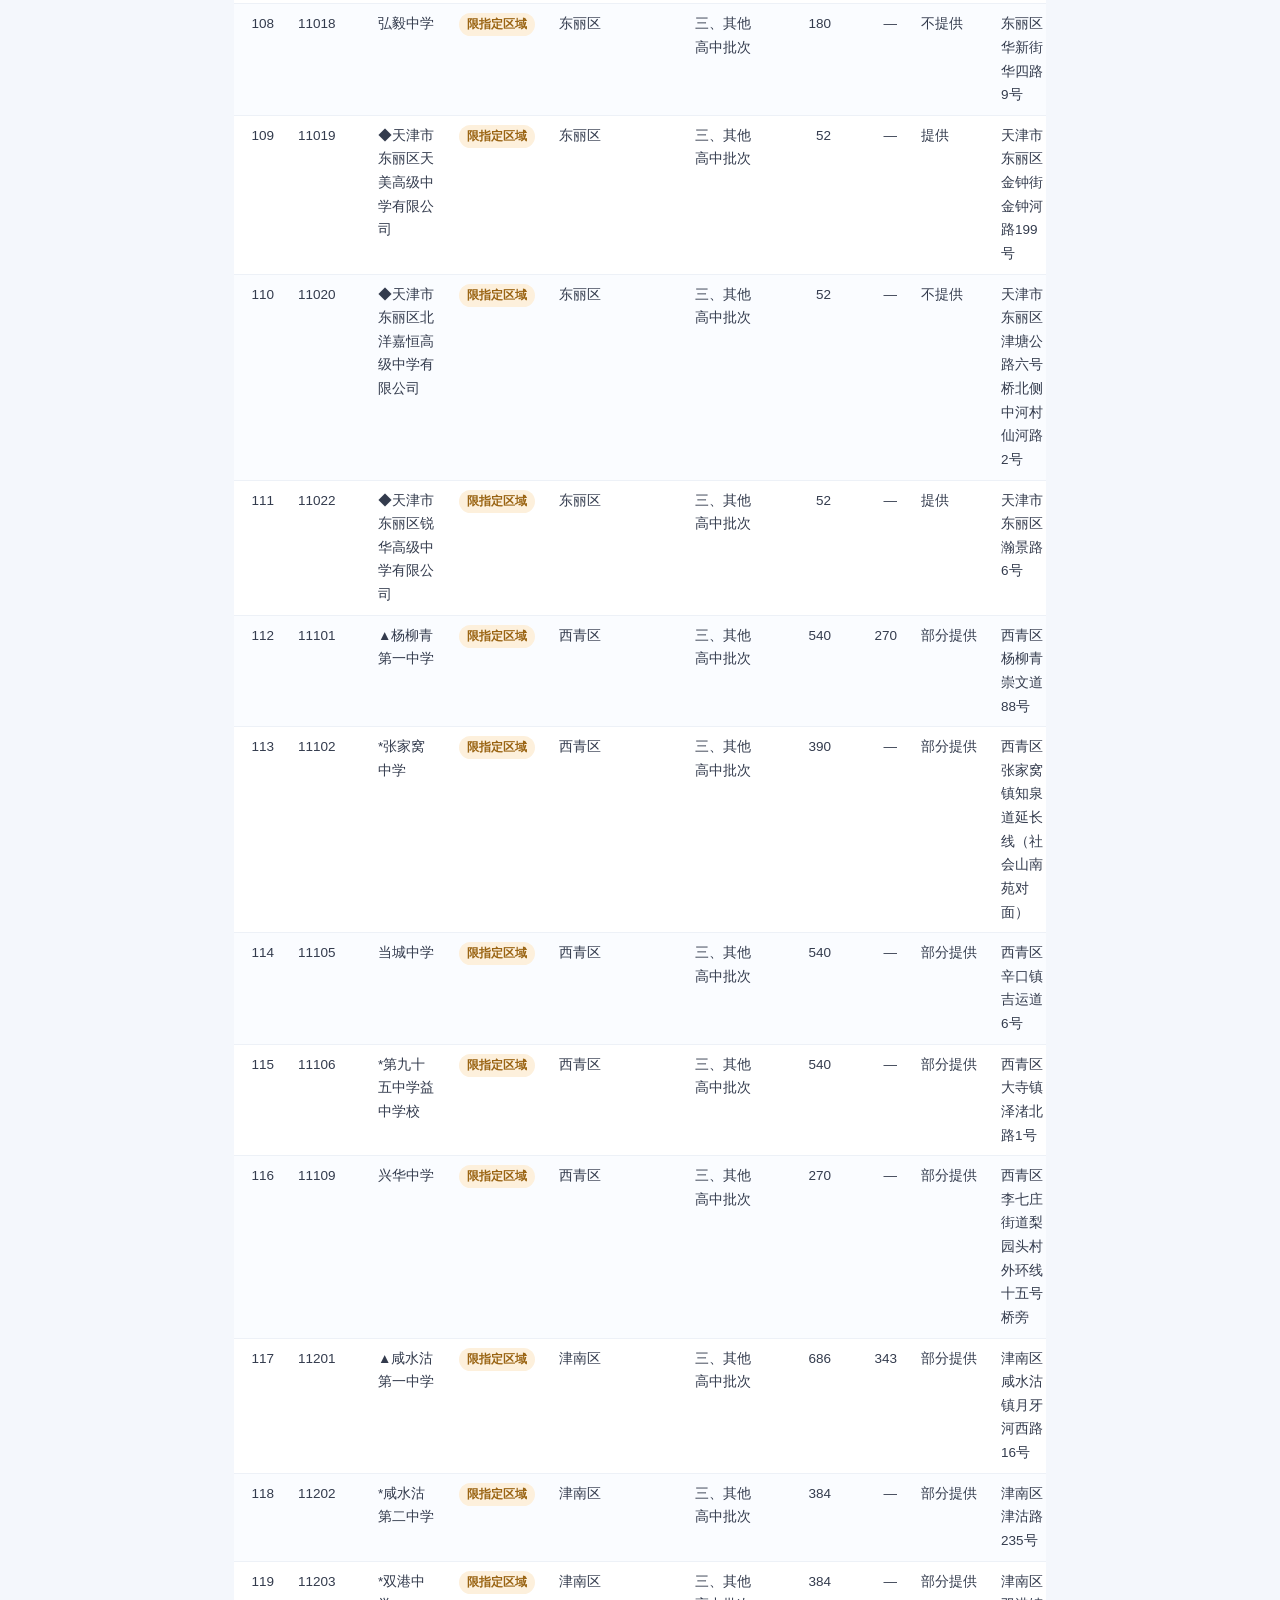
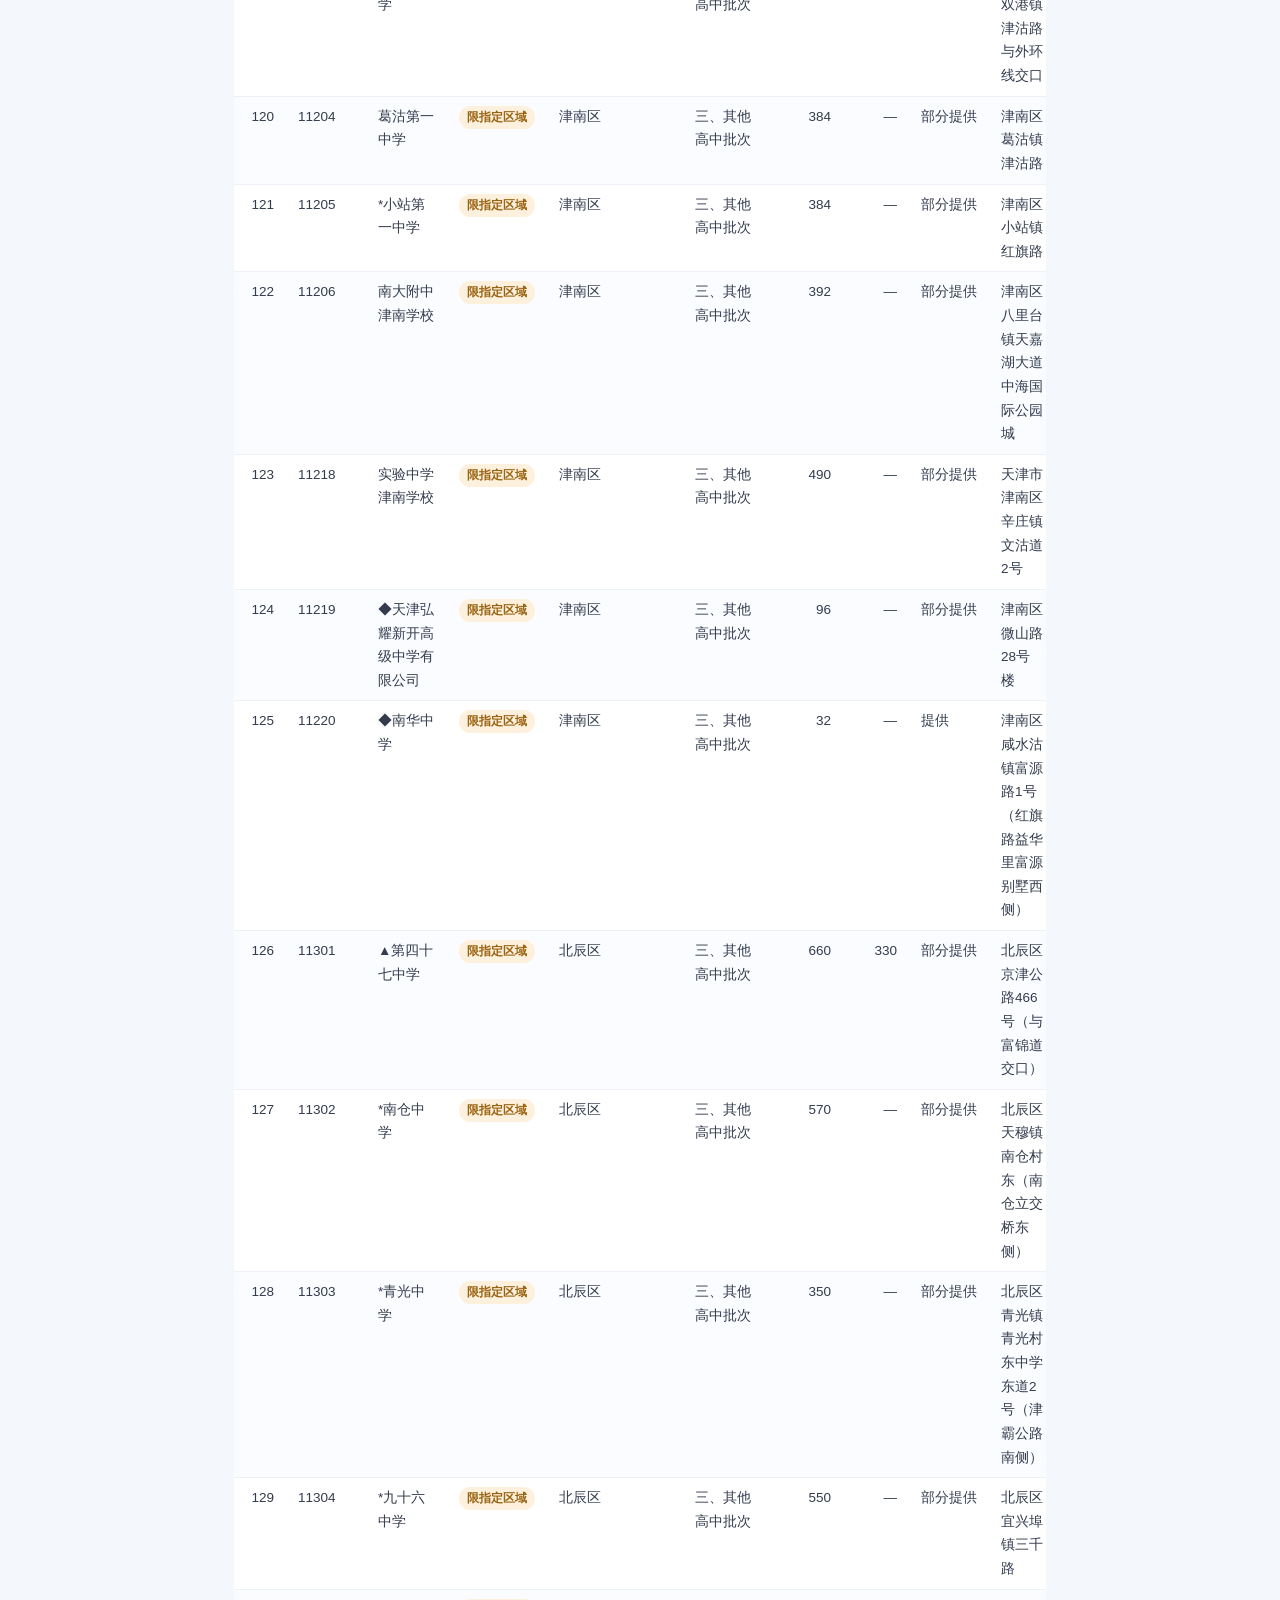
<file: assets/docs/schools.html>
<!DOCTYPE html>
<html lang="zh-CN">
<head>
<meta charset="utf-8">
<meta name="viewport" content="width=device-width, initial-scale=1">
<title>招生学校及可报范围总表</title>
<link rel="stylesheet" href="../css/doc.css">
</head>
<body>
<header class="doc-head"><div class="doc-head__inner">
<span class="doc-badge">233 所高中</span>
<h1>招生学校及可报范围总表</h1>
<p>标注每所学校的招生范围与可报区域，右滑表格可查看更多列</p>
</div></header>
<main class="doc-body">
<div class="doc-note doc-note--info">「全市可报」指面向全市招生；「限指定区域」指仅面向特定区或区域招生；「限滨海新区」指面向滨海新区（含塘沽、汉沽、大港、泰达、生态城等片区）招生。同为民办高中面向不同区域招生时会单列计划、学校代码不同，可分别填报。</div><div class="doc-table-wrap"><table><thead><tr><th class="num">序号</th><th class="nowrap">学校代码</th><th class="">学校名称</th><th class="nowrap">可报范围</th><th class="">招生范围（汇总）</th><th class="">涉及批次</th><th class="num">计划总数</th><th class="num">指标生</th><th class="nowrap">住宿</th><th class="">校址</th><th class="nowrap">咨询电话</th></tr></thead><tbody><tr><td class="num">1</td><td class="nowrap">10311</td><td class="">天津中学</td><td class="nowrap"><span class="pill pill--all">全市可报</span></td><td class="">全市</td><td class="">一、艺术类高中批次</td><td class="num">180</td><td class="num">—</td><td class="nowrap">部分提供</td><td class="">—</td><td class="nowrap">—</td></tr><tr><td class="num">2</td><td class="nowrap">10352</td><td class="">●◆南开翔宇学校</td><td class="nowrap"><span class="pill pill--all">全市可报</span></td><td class="">全市</td><td class="">一、艺术类高中批次</td><td class="num">200</td><td class="num">—</td><td class="nowrap">部分提供</td><td class="">—</td><td class="nowrap">—</td></tr><tr><td class="num">3</td><td class="nowrap">10652</td><td class="">天津师范大学南开附属中学</td><td class="nowrap"><span class="pill pill--all">全市可报</span></td><td class="">全市</td><td class="">一、艺术类高中批次</td><td class="num">190</td><td class="num">—</td><td class="nowrap">不提供</td><td class="">—</td><td class="nowrap">—</td></tr><tr><td class="num">4</td><td class="nowrap">10612</td><td class="">天津市河西区??中学</td><td class="nowrap"><span class="pill pill--all">全市可报</span></td><td class="">全市</td><td class="">一、艺术类高中批次</td><td class="num">—</td><td class="num">—</td><td class="nowrap">不提供</td><td class="">—</td><td class="nowrap">—</td></tr><tr><td class="num">5</td><td class="nowrap">10829</td><td class="">滨海艺术高级中学（原??）</td><td class="nowrap"><span class="pill pill--all">全市可报</span></td><td class="">全市</td><td class="">一、艺术类高中批次</td><td class="num">70</td><td class="num">—</td><td class="nowrap">不提供</td><td class="">—</td><td class="nowrap">—</td></tr><tr><td class="num">6</td><td class="nowrap">11103</td><td class="">优??中学</td><td class="nowrap"><span class="pill pill--all">全市可报</span></td><td class="">全市</td><td class="">一、艺术类高中批次</td><td class="num">70</td><td class="num">—</td><td class="nowrap">不提供</td><td class="">—</td><td class="nowrap">—</td></tr><tr><td class="num">7</td><td class="nowrap">11402</td><td class="">汉沽区艺术中学</td><td class="nowrap"><span class="pill pill--all">全市可报</span></td><td class="">全市</td><td class="">一、艺术类高中批次</td><td class="num">160</td><td class="num">—</td><td class="nowrap">部分提供</td><td class="">—</td><td class="nowrap">—</td></tr><tr><td class="num">8</td><td class="nowrap">10101</td><td class="">★第一中学</td><td class="nowrap"><span class="pill pill--area">限指定区域</span></td><td class="">市内六区为主、滨海新区、东丽区、西青区、津南区、北辰区、宝坻区、武清区、蓟州区、静海区、宁河区、铁厂</td><td class="">二、九所市重点高中批次、市教委直属重点高中批次</td><td class="num">688</td><td class="num">—</td><td class="nowrap">部分提供</td><td class="">和平区西安道117号</td><td class="nowrap">23143734/23143888</td></tr><tr><td class="num">9</td><td class="nowrap">10102</td><td class="">★耀华中学</td><td class="nowrap"><span class="pill pill--area">限指定区域</span></td><td class="">市内六区为主、滨海新区、东丽区、西青区、津南区、北辰区、宝坻区、武清区、蓟州区、静海区、宁河区、铁厂</td><td class="">二、九所市重点高中批次、市教委直属重点高中批次</td><td class="num">688</td><td class="num">—</td><td class="nowrap">部分提供</td><td class="">和平区南京路106号</td><td class="nowrap">23394521/23396852</td></tr><tr><td class="num">10</td><td class="nowrap">10201</td><td class="">★新华中学</td><td class="nowrap"><span class="pill pill--area">限指定区域</span></td><td class="">市内六区</td><td class="">二、九所市重点高中批次、市教委直属重点高中批次</td><td class="num">660</td><td class="num">—</td><td class="nowrap">不提供</td><td class="">河西区马场道99号</td><td class="nowrap">23280356-8204</td></tr><tr><td class="num">11</td><td class="nowrap">10202</td><td class="">★实验中学</td><td class="nowrap"><span class="pill pill--area">限指定区域</span></td><td class="">市内六区</td><td class="">二、九所市重点高中批次、市教委直属重点高中批次</td><td class="num">570</td><td class="num">—</td><td class="nowrap">不提供</td><td class="">河西区平山道1号</td><td class="nowrap">23350136</td></tr><tr><td class="num">12</td><td class="nowrap">10215</td><td class="">★实验中学王克昌班</td><td class="nowrap"><span class="pill pill--area">限指定区域</span></td><td class="">市内六区</td><td class="">二、九所市重点高中批次、市教委直属重点高中批次</td><td class="num">90</td><td class="num">—</td><td class="nowrap">不提供</td><td class="">河西区平山道1号</td><td class="nowrap">23350136</td></tr><tr><td class="num">13</td><td class="nowrap">10301</td><td class="">▲第二中学</td><td class="nowrap"><span class="pill pill--area">限指定区域</span></td><td class="">市内六区</td><td class="">二、九所市重点高中批次、市教委直属重点高中批次</td><td class="num">280</td><td class="num">140</td><td class="nowrap">不提供</td><td class="">河北区昆纬路109号</td><td class="nowrap">26235235</td></tr><tr><td class="num">14</td><td class="nowrap">10401</td><td class="">▲第七中学</td><td class="nowrap"><span class="pill pill--area">限指定区域</span></td><td class="">市内六区</td><td class="">二、九所市重点高中批次、市教委直属重点高中批次</td><td class="num">430</td><td class="num">215</td><td class="nowrap">不提供</td><td class="">河东区成林道30号</td><td class="nowrap">24381233</td></tr><tr><td class="num">15</td><td class="nowrap">10501</td><td class="">★南开中学</td><td class="nowrap"><span class="pill pill--area">限指定区域</span></td><td class="">市内六区为主、滨海新区、东丽区、西青区、津南区、北辰区、宝坻区、武清区、蓟州区、静海区、宁河区、铁厂</td><td class="">二、九所市重点高中批次、市教委直属重点高中批次</td><td class="num">688</td><td class="num">—</td><td class="nowrap">部分提供</td><td class="">南开区南开四马路22号</td><td class="nowrap">27477001/27380127</td></tr><tr><td class="num">16</td><td class="nowrap">10513</td><td class="">★天津中学</td><td class="nowrap"><span class="pill pill--area">限指定区域</span></td><td class="">市内六区为主、滨海新区、东丽区、西青区、津南区、北辰区、宝坻区、武清区、蓟州区、静海区、宁河区、铁厂</td><td class="">二、九所市重点高中批次、市教委直属重点高中批次</td><td class="num">481</td><td class="num">—</td><td class="nowrap">部分提供</td><td class="">南开区华苑中孚路41号</td><td class="nowrap">23728030/60188734</td></tr><tr><td class="num">17</td><td class="nowrap">10601</td><td class="">▲第三中学</td><td class="nowrap"><span class="pill pill--area">限指定区域</span></td><td class="">市内六区</td><td class="">二、九所市重点高中批次、市教委直属重点高中批次</td><td class="num">285</td><td class="num">143</td><td class="nowrap">不提供</td><td class="">红桥区丁字沽一号路东道1号</td><td class="nowrap">26583023</td></tr><tr><td class="num">18</td><td class="nowrap">10103</td><td class="">▲第二十中学</td><td class="nowrap"><span class="pill pill--area">限指定区域</span></td><td class="">市内六区</td><td class="">三、其他高中批次</td><td class="num">520</td><td class="num">260</td><td class="nowrap">不提供</td><td class="">和平区湖北路59号</td><td class="nowrap">23143550</td></tr><tr><td class="num">19</td><td class="nowrap">10104</td><td class="">▲第二南开学校</td><td class="nowrap"><span class="pill pill--area">限指定区域</span></td><td class="">市内六区</td><td class="">三、其他高中批次</td><td class="num">475</td><td class="num">238</td><td class="nowrap">不提供</td><td class="">和平区荣安大街167号</td><td class="nowrap">27314271</td></tr><tr><td class="num">20</td><td class="nowrap">10107</td><td class="">▲第二十一中学</td><td class="nowrap"><span class="pill pill--area">限指定区域</span></td><td class="">市内六区</td><td class="">三、其他高中批次</td><td class="num">495</td><td class="num">248</td><td class="nowrap">不提供</td><td class="">和平区贵州路92号</td><td class="nowrap">27824855</td></tr><tr><td class="num">21</td><td class="nowrap">10108</td><td class="">▲第五十五中学</td><td class="nowrap"><span class="pill pill--area">限指定区域</span></td><td class="">市内六区</td><td class="">三、其他高中批次</td><td class="num">520</td><td class="num">260</td><td class="nowrap">不提供</td><td class="">天津市和平区鞍山道131号</td><td class="nowrap">27830123</td></tr><tr><td class="num">22</td><td class="nowrap">10111</td><td class="">▲汇文中学</td><td class="nowrap"><span class="pill pill--area">限指定区域</span></td><td class="">市内六区</td><td class="">三、其他高中批次</td><td class="num">280</td><td class="num">140</td><td class="nowrap">不提供</td><td class="">和平区甘肃路40号</td><td class="nowrap">27222377</td></tr><tr><td class="num">23</td><td class="nowrap">10117</td><td class="">◆建华中学</td><td class="nowrap"><span class="pill pill--area">限指定区域</span></td><td class="">市内六区</td><td class="">三、其他高中批次</td><td class="num">90</td><td class="num">—</td><td class="nowrap">不提供</td><td class="">和平区包头道45号/和平区山西路294号</td><td class="nowrap">23192766</td></tr><tr><td class="num">24</td><td class="nowrap">10125</td><td class="">◆双菱中学</td><td class="nowrap"><span class="pill pill--area">限指定区域</span></td><td class="">市内六区</td><td class="">三、其他高中批次</td><td class="num">240</td><td class="num">—</td><td class="nowrap">不提供</td><td class="">和平区湖北路2号</td><td class="nowrap">23143507</td></tr><tr><td class="num">25</td><td class="nowrap">10129</td><td class="">第二耀华中学</td><td class="nowrap"><span class="pill pill--area">限指定区域</span></td><td class="">市内六区</td><td class="">三、其他高中批次</td><td class="num">460</td><td class="num">230</td><td class="nowrap">提供</td><td class="">东丽区登州南路98号</td><td class="nowrap">58185655/58185689</td></tr><tr><td class="num">26</td><td class="nowrap">10203</td><td class="">▲第四十二中学</td><td class="nowrap"><span class="pill pill--area">限指定区域</span></td><td class="">市内六区</td><td class="">三、其他高中批次</td><td class="num">560</td><td class="num">280</td><td class="nowrap">部分提供</td><td class="">河西区大沽南路837号</td><td class="nowrap">28331240</td></tr><tr><td class="num">27</td><td class="nowrap">10204</td><td class="">▲第四十一中学</td><td class="nowrap"><span class="pill pill--area">限指定区域</span></td><td class="">市内六区</td><td class="">三、其他高中批次</td><td class="num">425</td><td class="num">213</td><td class="nowrap">不提供</td><td class="">河西区马场道195号</td><td class="nowrap">23280406</td></tr><tr><td class="num">28</td><td class="nowrap">10205</td><td class="">▲第四中学</td><td class="nowrap"><span class="pill pill--area">限指定区域</span></td><td class="">市内六区</td><td class="">三、其他高中批次</td><td class="num">560</td><td class="num">280</td><td class="nowrap">部分提供</td><td class="">河西区澧水道11号</td><td class="nowrap">28268709/28323157</td></tr><tr><td class="num">29</td><td class="nowrap">10206</td><td class="">▲北师大天津附中</td><td class="nowrap"><span class="pill pill--area">限指定区域</span></td><td class="">市内六区</td><td class="">三、其他高中批次</td><td class="num">470</td><td class="num">235</td><td class="nowrap">不提供</td><td class="">河西区大沽南路1010号</td><td class="nowrap">28192069</td></tr><tr><td class="num">30</td><td class="nowrap">10209</td><td class="">*微山路中学</td><td class="nowrap"><span class="pill pill--area">限指定区域</span></td><td class="">市内六区</td><td class="">三、其他高中批次</td><td class="num">360</td><td class="num">—</td><td class="nowrap">不提供</td><td class="">河西区双水道14号</td><td class="nowrap">28178151</td></tr><tr><td class="num">31</td><td class="nowrap">10210</td><td class="">▲海河中学</td><td class="nowrap"><span class="pill pill--area">限指定区域</span></td><td class="">市内六区</td><td class="">三、其他高中批次</td><td class="num">460</td><td class="num">230</td><td class="nowrap">不提供</td><td class="">河西区南京路5号</td><td class="nowrap">58688015</td></tr><tr><td class="num">32</td><td class="nowrap">10218</td><td class="">◆培杰中学</td><td class="nowrap"><span class="pill pill--area">限指定区域</span></td><td class="">市内六区</td><td class="">三、其他高中批次</td><td class="num">520</td><td class="num">—</td><td class="nowrap">部分提供</td><td class="">河西区大沽南路1069号</td><td class="nowrap">28307652</td></tr><tr><td class="num">33</td><td class="nowrap">10221</td><td class="">*梅江中学</td><td class="nowrap"><span class="pill pill--area">限指定区域</span></td><td class="">市内六区</td><td class="">三、其他高中批次</td><td class="num">360</td><td class="num">—</td><td class="nowrap">不提供</td><td class="">河西区紫金山路与韩江道交口</td><td class="nowrap">88363415/88363420</td></tr><tr><td class="num">34</td><td class="nowrap">10226</td><td class="">▲第四十一中学小语种班</td><td class="nowrap"><span class="pill pill--area">限指定区域</span></td><td class="">市内六区</td><td class="">三、其他高中批次</td><td class="num">45</td><td class="num">—</td><td class="nowrap">不提供</td><td class="">河西区马场道195号</td><td class="nowrap">23280406</td></tr><tr><td class="num">35</td><td class="nowrap">10229</td><td class="">梧桐中学</td><td class="nowrap"><span class="pill pill--area">限指定区域</span></td><td class="">市内六区</td><td class="">三、其他高中批次</td><td class="num">280</td><td class="num">—</td><td class="nowrap">不提供</td><td class="">河西区九连山路206号</td><td class="nowrap">83767496</td></tr><tr><td class="num">36</td><td class="nowrap">10230</td><td class="">第二新华中学</td><td class="nowrap"><span class="pill pill--area">限指定区域</span></td><td class="">市内六区</td><td class="">三、其他高中批次</td><td class="num">320</td><td class="num">—</td><td class="nowrap">部分提供</td><td class="">河西区全运村梅林路752号</td><td class="nowrap">28388292</td></tr><tr><td class="num">37</td><td class="nowrap">10231</td><td class="">觉民中学</td><td class="nowrap"><span class="pill pill--area">限指定区域</span></td><td class="">市内六区</td><td class="">三、其他高中批次</td><td class="num">80</td><td class="num">—</td><td class="nowrap">不提供</td><td class="">河西区爱国道5号</td><td class="nowrap">88291559</td></tr><tr><td class="num">38</td><td class="nowrap">10232</td><td class="">卓越中学</td><td class="nowrap"><span class="pill pill--area">限指定区域</span></td><td class="">市内六区</td><td class="">三、其他高中批次</td><td class="num">160</td><td class="num">—</td><td class="nowrap">不提供</td><td class="">河西区泰山路26号</td><td class="nowrap">22105862</td></tr><tr><td class="num">39</td><td class="nowrap">10302</td><td class="">▲第十四中学</td><td class="nowrap"><span class="pill pill--area">限指定区域</span></td><td class="">市内六区</td><td class="">三、其他高中批次</td><td class="num">400</td><td class="num">200</td><td class="nowrap">不提供</td><td class="">河北区水产前街45号</td><td class="nowrap">86257818</td></tr><tr><td class="num">40</td><td class="nowrap">10303</td><td class="">▲第五十七中学</td><td class="nowrap"><span class="pill pill--area">限指定区域</span></td><td class="">市内六区</td><td class="">三、其他高中批次</td><td class="num">400</td><td class="num">200</td><td class="nowrap">不提供</td><td class="">河北区昆纬路38号</td><td class="nowrap">26236304</td></tr><tr><td class="num">41</td><td class="nowrap">10304</td><td class="">*木斋中学</td><td class="nowrap"><span class="pill pill--area">限指定区域</span></td><td class="">市内六区</td><td class="">三、其他高中批次</td><td class="num">260</td><td class="num">—</td><td class="nowrap">不提供</td><td class="">河北区建国道民权门1号</td><td class="nowrap">24462791</td></tr><tr><td class="num">42</td><td class="nowrap">10306</td><td class="">*天津市教育科学研究院附属河北中学（原第七十八中学）</td><td class="nowrap"><span class="pill pill--area">限指定区域</span></td><td class="">市内六区</td><td class="">三、其他高中批次</td><td class="num">324</td><td class="num">—</td><td class="nowrap">不提供</td><td class="">河北区增产道23号</td><td class="nowrap">26432240</td></tr><tr><td class="num">43</td><td class="nowrap">10309</td><td class="">▲扶轮中学</td><td class="nowrap"><span class="pill pill--area">限指定区域</span></td><td class="">市内六区</td><td class="">三、其他高中批次</td><td class="num">180</td><td class="num">90</td><td class="nowrap">不提供</td><td class="">河北区吕纬路93号</td><td class="nowrap">26355033</td></tr><tr><td class="num">44</td><td class="nowrap">10310</td><td class="">★天津外国语大学附属外国语学校</td><td class="nowrap"><span class="pill pill--area">限指定区域</span></td><td class="">市内六区</td><td class="">三、其他高中批次</td><td class="num">281</td><td class="num">—</td><td class="nowrap">部分提供</td><td class="">河北区南口路11号</td><td class="nowrap">26295569</td></tr><tr><td class="num">45</td><td class="nowrap">10356</td><td class="">▲天津外国语大学附属河北外国语中学</td><td class="nowrap"><span class="pill pill--area">限指定区域</span></td><td class="">市内六区</td><td class="">三、其他高中批次</td><td class="num">80</td><td class="num">40</td><td class="nowrap">不提供</td><td class="">河北区龙关道2号</td><td class="nowrap">26353903</td></tr><tr><td class="num">46</td><td class="nowrap">10402</td><td class="">▲第四十五中学</td><td class="nowrap"><span class="pill pill--area">限指定区域</span></td><td class="">市内六区</td><td class="">三、其他高中批次</td><td class="num">500</td><td class="num">250</td><td class="nowrap">不提供</td><td class="">河东区广宁路15号</td><td class="nowrap">84272822</td></tr><tr><td class="num">47</td><td class="nowrap">10403</td><td class="">▲第一〇二中学</td><td class="nowrap"><span class="pill pill--area">限指定区域</span></td><td class="">市内六区</td><td class="">三、其他高中批次</td><td class="num">500</td><td class="num">250</td><td class="nowrap">不提供</td><td class="">河东区晨阳道</td><td class="nowrap">24556262转8213、8218</td></tr><tr><td class="num">48</td><td class="nowrap">10404</td><td class="">*第三十二中学（天津理工大学附属中学）</td><td class="nowrap"><span class="pill pill--area">限指定区域</span></td><td class="">市内六区</td><td class="">三、其他高中批次</td><td class="num">525</td><td class="num">—</td><td class="nowrap">不提供</td><td class="">河东区华龙道12号（金纬立交桥旁）</td><td class="nowrap">60534133转8000、8078</td></tr><tr><td class="num">49</td><td class="nowrap">10405</td><td class="">▲第五十四中学</td><td class="nowrap"><span class="pill pill--area">限指定区域</span></td><td class="">市内六区</td><td class="">三、其他高中批次</td><td class="num">580</td><td class="num">290</td><td class="nowrap">不提供</td><td class="">河东区六纬路135号</td><td class="nowrap">24122043</td></tr><tr><td class="num">50</td><td class="nowrap">10406</td><td class="">*第八十二中学</td><td class="nowrap"><span class="pill pill--area">限指定区域</span></td><td class="">市内六区</td><td class="">三、其他高中批次</td><td class="num">470</td><td class="num">—</td><td class="nowrap">不提供</td><td class="">河东区大桥道1号</td><td class="nowrap">24152339</td></tr><tr><td class="num">51</td><td class="nowrap">10407</td><td class="">*第八中学</td><td class="nowrap"><span class="pill pill--area">限指定区域</span></td><td class="">市内六区</td><td class="">三、其他高中批次</td><td class="num">470</td><td class="num">—</td><td class="nowrap">不提供</td><td class="">河东区??路55号</td><td class="nowrap">24690005</td></tr><tr><td class="num">52</td><td class="nowrap">10408</td><td class="">*第九十八中学</td><td class="nowrap"><span class="pill pill--area">限指定区域</span></td><td class="">市内六区</td><td class="">三、其他高中批次</td><td class="num">470</td><td class="num">—</td><td class="nowrap">不提供</td><td class="">河东区中山门龙潭路19号</td><td class="nowrap">84232023</td></tr><tr><td class="num">53</td><td class="nowrap">10502</td><td class="">▲天津大学附属中学</td><td class="nowrap"><span class="pill pill--area">限指定区域</span></td><td class="">市内六区</td><td class="">三、其他高中批次</td><td class="num">435</td><td class="num">218</td><td class="nowrap">不提供</td><td class="">南开区湖镜道1号</td><td class="nowrap">27476647</td></tr><tr><td class="num">54</td><td class="nowrap">10503</td><td class="">▲崇化中学</td><td class="nowrap"><span class="pill pill--area">限指定区域</span></td><td class="">市内六区</td><td class="">三、其他高中批次</td><td class="num">470</td><td class="num">235</td><td class="nowrap">不提供</td><td class="">南开区鼓楼西侧北城街</td><td class="nowrap">27333149</td></tr><tr><td class="num">55</td><td class="nowrap">10504</td><td class="">▲南开大学附属中学</td><td class="nowrap"><span class="pill pill--area">限指定区域</span></td><td class="">市内六区</td><td class="">三、其他高中批次</td><td class="num">500</td><td class="num">250</td><td class="nowrap">部分提供</td><td class="">南开区三潭路165号</td><td class="nowrap">60284355</td></tr><tr><td class="num">56</td><td class="nowrap">10505</td><td class="">▲第二十五中学</td><td class="nowrap"><span class="pill pill--area">限指定区域</span></td><td class="">市内六区</td><td class="">三、其他高中批次</td><td class="num">530</td><td class="num">265</td><td class="nowrap">不提供</td><td class="">南开区灵隐道14号</td><td class="nowrap">27459946</td></tr><tr><td class="num">57</td><td class="nowrap">10506</td><td class="">▲第九中学</td><td class="nowrap"><span class="pill pill--area">限指定区域</span></td><td class="">市内六区</td><td class="">三、其他高中批次</td><td class="num">550</td><td class="num">275</td><td class="nowrap">不提供</td><td class="">南开区红旗南路时代奥城53号</td><td class="nowrap">83774902-8204</td></tr><tr><td class="num">58</td><td class="nowrap">10507</td><td class="">*南开田家炳中学</td><td class="nowrap"><span class="pill pill--area">限指定区域</span></td><td class="">市内六区</td><td class="">三、其他高中批次</td><td class="num">550</td><td class="num">—</td><td class="nowrap">不提供</td><td class="">南开区南开三纬路110号</td><td class="nowrap">27433510</td></tr><tr><td class="num">59</td><td class="nowrap">10510</td><td class="">▲第四十三中学</td><td class="nowrap"><span class="pill pill--area">限指定区域</span></td><td class="">市内六区</td><td class="">三、其他高中批次</td><td class="num">540</td><td class="num">270</td><td class="nowrap">不提供</td><td class="">南开区咸阳路69号</td><td class="nowrap">27633111/27365504</td></tr><tr><td class="num">60</td><td class="nowrap">10534</td><td class="">天津南开学校鹏飞学校</td><td class="nowrap"><span class="pill pill--area">限指定区域</span></td><td class="">市内六区</td><td class="">三、其他高中批次</td><td class="num">90</td><td class="num">—</td><td class="nowrap">不提供</td><td class="">南开区黄河道与冶金交接口西北侧</td><td class="nowrap">87471697</td></tr><tr><td class="num">61</td><td class="nowrap">10535</td><td class="">◆天津南开日新学校</td><td class="nowrap"><span class="pill pill--area">限指定区域</span></td><td class="">市内六区</td><td class="">三、其他高中批次</td><td class="num">24</td><td class="num">—</td><td class="nowrap">部分提供</td><td class="">南开区迎风道5号</td><td class="nowrap">23719108</td></tr><tr><td class="num">62</td><td class="nowrap">10536</td><td class="">◆南开奥宇高级中学（天津）有限公司</td><td class="nowrap"><span class="pill pill--area">限指定区域</span></td><td class="">市内六区</td><td class="">三、其他高中批次</td><td class="num">88</td><td class="num">—</td><td class="nowrap">提供</td><td class="">南开区三元村大街4号</td><td class="nowrap">86698666</td></tr><tr><td class="num">63</td><td class="nowrap">10602</td><td class="">▲第五中学</td><td class="nowrap"><span class="pill pill--area">限指定区域</span></td><td class="">市内六区</td><td class="">三、其他高中批次</td><td class="num">190</td><td class="num">95</td><td class="nowrap">不提供</td><td class="">红桥区团结路6号</td><td class="nowrap">86513077/86513282</td></tr><tr><td class="num">64</td><td class="nowrap">10603</td><td class="">▲民族中学</td><td class="nowrap"><span class="pill pill--area">限指定区域</span></td><td class="">市内六区为主、西青区、北辰区</td><td class="">三、其他高中批次</td><td class="num">360</td><td class="num">170</td><td class="nowrap">不提供</td><td class="">红桥区西青道87号</td><td class="nowrap">27733839/27322498</td></tr><tr><td class="num">65</td><td class="nowrap">10604</td><td class="">▲河北工业大学附属红桥中学（原第五十一中学）</td><td class="nowrap"><span class="pill pill--area">限指定区域</span></td><td class="">市内六区</td><td class="">三、其他高中批次</td><td class="num">270</td><td class="num">135</td><td class="nowrap">不提供</td><td class="">红桥区红桥北大街58号（西沽公园对面）</td><td class="nowrap">27712315/26516092-8116</td></tr><tr><td class="num">66</td><td class="nowrap">10606</td><td class="">*河北工业大学附属实验学校（原第八十中学）</td><td class="nowrap"><span class="pill pill--area">限指定区域</span></td><td class="">市内六区</td><td class="">三、其他高中批次</td><td class="num">270</td><td class="num">—</td><td class="nowrap">不提供</td><td class="">红桥区光荣道25号</td><td class="nowrap">86513095</td></tr><tr><td class="num">67</td><td class="nowrap">10618</td><td class="">耀华中学红桥学校</td><td class="nowrap"><span class="pill pill--area">限指定区域</span></td><td class="">市内六区</td><td class="">三、其他高中批次</td><td class="num">140</td><td class="num">70</td><td class="nowrap">不提供</td><td class="">红桥区红旗路与芥园道交口西侧</td><td class="nowrap">86513089</td></tr><tr><td class="num">68</td><td class="nowrap">10624</td><td class="">★瑞景中学</td><td class="nowrap"><span class="pill pill--area">限指定区域</span></td><td class="">市内六区为主、塘沽、汉沽、大港、东丽区、西青区、北辰区、武清区</td><td class="">三、其他高中批次</td><td class="num">375</td><td class="num">—</td><td class="nowrap">不提供</td><td class="">北辰区环瑞北路2号</td><td class="nowrap">86681078/86681098</td></tr><tr><td class="num">69</td><td class="nowrap">10627</td><td class="">★复兴中学</td><td class="nowrap"><span class="pill pill--area">限指定区域</span></td><td class="">市内六区为主、塘沽、汉沽、大港、东丽区、津南区、宝坻区、武清区、静海区</td><td class="">三、其他高中批次</td><td class="num">400</td><td class="num">—</td><td class="nowrap">部分提供</td><td class="">红桥区春和路1号</td><td class="nowrap">87726072</td></tr><tr><td class="num">70</td><td class="nowrap">11209</td><td class="">海河教育园区南开学校</td><td class="nowrap"><span class="pill pill--area">限指定区域</span></td><td class="">市内六区</td><td class="">三、其他高中批次</td><td class="num">500</td><td class="num">—</td><td class="nowrap">部分提供</td><td class="">天津海河教育园区昭慧路2号</td><td class="nowrap">15222339590</td></tr><tr><td class="num">71</td><td class="nowrap">10701</td><td class="">▲塘沽第一中学</td><td class="nowrap"><span class="pill pill--bh">限滨海新区</span></td><td class="">塘沽、滨海新区</td><td class="">三、其他高中批次</td><td class="num">880</td><td class="num">440</td><td class="nowrap">不提供</td><td class="">塘沽烟台道3号</td><td class="nowrap">25863966</td></tr><tr><td class="num">72</td><td class="nowrap">10702</td><td class="">▲塘沽紫云中学</td><td class="nowrap"><span class="pill pill--bh">限滨海新区</span></td><td class="">塘沽、滨海新区</td><td class="">三、其他高中批次</td><td class="num">740</td><td class="num">370</td><td class="nowrap">不提供</td><td class="">新港三号路3350号</td><td class="nowrap">66700213</td></tr><tr><td class="num">73</td><td class="nowrap">10704</td><td class="">*塘沽第十三中学</td><td class="nowrap"><span class="pill pill--area">限指定区域</span></td><td class="">塘沽</td><td class="">三、其他高中批次</td><td class="num">385</td><td class="num">—</td><td class="nowrap">不提供</td><td class="">塘沽广州道开源里21号</td><td class="nowrap">66310122</td></tr><tr><td class="num">74</td><td class="nowrap">10706</td><td class="">▲塘沽渤海石油第一中学</td><td class="nowrap"><span class="pill pill--bh">限滨海新区</span></td><td class="">塘沽、滨海新区</td><td class="">三、其他高中批次</td><td class="num">295</td><td class="num">—</td><td class="nowrap">不提供</td><td class="">塘沽滨海新区董庄路99-79</td><td class="nowrap">25804932</td></tr><tr><td class="num">75</td><td class="nowrap">10710</td><td class="">塘沽第二中学</td><td class="nowrap"><span class="pill pill--area">限指定区域</span></td><td class="">塘沽</td><td class="">三、其他高中批次</td><td class="num">295</td><td class="num">—</td><td class="nowrap">不提供</td><td class="">塘沽浙江路74号</td><td class="nowrap">25861709</td></tr><tr><td class="num">76</td><td class="nowrap">10712</td><td class="">实验中学滨海学校</td><td class="nowrap"><span class="pill pill--bh">限滨海新区</span></td><td class="">塘沽、滨海新区</td><td class="">三、其他高中批次</td><td class="num">400</td><td class="num">200</td><td class="nowrap">提供</td><td class="">滨海新区欣荣道90号</td><td class="nowrap">25212902、25212867-127</td></tr><tr><td class="num">77</td><td class="nowrap">10713</td><td class="">第一中学滨海学校</td><td class="nowrap"><span class="pill pill--bh">限滨海新区</span></td><td class="">保税区、滨海新区</td><td class="">三、其他高中批次</td><td class="num">625</td><td class="num">313</td><td class="nowrap">提供</td><td class="">空港经济区东七道196号</td><td class="nowrap">84819906</td></tr><tr><td class="num">78</td><td class="nowrap">10714</td><td class="">南开中学滨海生态城学校</td><td class="nowrap"><span class="pill pill--bh">限滨海新区</span></td><td class="">生态城、滨海新区</td><td class="">三、其他高中批次</td><td class="num">535</td><td class="num">268</td><td class="nowrap">提供</td><td class="">中新生态城中天大道4666号</td><td class="nowrap">25265757</td></tr><tr><td class="num">79</td><td class="nowrap">10715</td><td class="">实验中学滨海育华学校</td><td class="nowrap"><span class="pill pill--area">限指定区域</span></td><td class="">塘沽</td><td class="">三、其他高中批次</td><td class="num">300</td><td class="num">150</td><td class="nowrap">不提供</td><td class="">滨海新区航运西街952号</td><td class="nowrap">25709615</td></tr><tr><td class="num">80</td><td class="nowrap">10716</td><td class="">塘沽第三中学</td><td class="nowrap"><span class="pill pill--bh">限滨海新区</span></td><td class="">塘沽、滨海新区</td><td class="">三、其他高中批次</td><td class="num">360</td><td class="num">—</td><td class="nowrap">不提供</td><td class="">塘沽吉林路2号</td><td class="nowrap">66317002</td></tr><tr><td class="num">81</td><td class="nowrap">10717</td><td class="">天津市耀华中学滨海学校</td><td class="nowrap"><span class="pill pill--bh">限滨海新区</span></td><td class="">泰达区域、滨海新区</td><td class="">三、其他高中批次</td><td class="num">270</td><td class="num">135</td><td class="nowrap">不提供</td><td class="">滨海新区泰达街友谊路258号</td><td class="nowrap">83778258</td></tr><tr><td class="num">82</td><td class="nowrap">10801</td><td class="">▲汉沽第一中学</td><td class="nowrap"><span class="pill pill--bh">限滨海新区</span></td><td class="">汉沽、滨海新区</td><td class="">三、其他高中批次</td><td class="num">485</td><td class="num">243</td><td class="nowrap">部分提供</td><td class="">汉沽文化街9号</td><td class="nowrap">67190727</td></tr><tr><td class="num">83</td><td class="nowrap">10802</td><td class="">*滨海新区田家炳中学</td><td class="nowrap"><span class="pill pill--bh">限滨海新区</span></td><td class="">汉沽、滨海新区</td><td class="">三、其他高中批次</td><td class="num">395</td><td class="num">—</td><td class="nowrap">不提供</td><td class="">汉沽新开村1号</td><td class="nowrap">67194524</td></tr><tr><td class="num">84</td><td class="nowrap">10803</td><td class="">*汉沽第六中学</td><td class="nowrap"><span class="pill pill--bh">限滨海新区</span></td><td class="">汉沽、滨海新区</td><td class="">三、其他高中批次</td><td class="num">190</td><td class="num">—</td><td class="nowrap">不提供</td><td class="">汉沽河西三纬路55号</td><td class="nowrap">25693513</td></tr><tr><td class="num">85</td><td class="nowrap">10901</td><td class="">▲大港第一中学</td><td class="nowrap"><span class="pill pill--bh">限滨海新区</span></td><td class="">大港、滨海新区</td><td class="">三、其他高中批次</td><td class="num">490</td><td class="num">245</td><td class="nowrap">部分提供</td><td class="">大港世纪大道东288号</td><td class="nowrap">63238009</td></tr><tr><td class="num">86</td><td class="nowrap">10902</td><td class="">大港太平村中学</td><td class="nowrap"><span class="pill pill--bh">限滨海新区</span></td><td class="">大港、滨海新区</td><td class="">三、其他高中批次</td><td class="num">225</td><td class="num">—</td><td class="nowrap">提供</td><td class="">大港太平镇农业银行南50米</td><td class="nowrap">63142103</td></tr><tr><td class="num">87</td><td class="nowrap">10903</td><td class="">*大港实验中学</td><td class="nowrap"><span class="pill pill--area">限指定区域</span></td><td class="">大港</td><td class="">三、其他高中批次</td><td class="num">565</td><td class="num">—</td><td class="nowrap">部分提供</td><td class="">大港世纪大道191号</td><td class="nowrap">63386658</td></tr><tr><td class="num">88</td><td class="nowrap">10905</td><td class="">*大港第三中学</td><td class="nowrap"><span class="pill pill--area">限指定区域</span></td><td class="">大港</td><td class="">三、其他高中批次</td><td class="num">380</td><td class="num">—</td><td class="nowrap">部分提供</td><td class="">大港迎宾街130号</td><td class="nowrap">63379311</td></tr><tr><td class="num">89</td><td class="nowrap">10907</td><td class="">大港第八中学</td><td class="nowrap"><span class="pill pill--bh">限滨海新区</span></td><td class="">大港、滨海新区</td><td class="">三、其他高中批次</td><td class="num">560</td><td class="num">—</td><td class="nowrap">不提供</td><td class="">大港迎新街77号</td><td class="nowrap">63389206</td></tr><tr><td class="num">90</td><td class="nowrap">12001</td><td class="">*大港油田第一中学</td><td class="nowrap"><span class="pill pill--bh">限滨海新区</span></td><td class="">油田、滨海新区</td><td class="">三、其他高中批次</td><td class="num">370</td><td class="num">—</td><td class="nowrap">部分提供</td><td class="">大港油田海滨街建设路</td><td class="nowrap">25924869</td></tr><tr><td class="num">91</td><td class="nowrap">12003</td><td class="">大港油田第三中学</td><td class="nowrap"><span class="pill pill--area">限指定区域</span></td><td class="">油田</td><td class="">三、其他高中批次</td><td class="num">260</td><td class="num">—</td><td class="nowrap">不提供</td><td class="">大港油田红旗路</td><td class="nowrap">25962674</td></tr><tr><td class="num">92</td><td class="nowrap">12007</td><td class="">大港油田第二中学</td><td class="nowrap"><span class="pill pill--bh">限滨海新区</span></td><td class="">油田、滨海新区</td><td class="">三、其他高中批次</td><td class="num">375</td><td class="num">—</td><td class="nowrap">不提供</td><td class="">大港油田花园南里</td><td class="nowrap">25921910</td></tr><tr><td class="num">93</td><td class="nowrap">12008</td><td class="">▲大港油田实验中学</td><td class="nowrap"><span class="pill pill--bh">限滨海新区</span></td><td class="">油田、滨海新区</td><td class="">三、其他高中批次</td><td class="num">325</td><td class="num">163</td><td class="nowrap">部分提供</td><td class="">大港油田三号院</td><td class="nowrap">25921232</td></tr><tr><td class="num">94</td><td class="nowrap">12009</td><td class="">◆大港油田德远高级中学</td><td class="nowrap"><span class="pill pill--bh">限滨海新区</span></td><td class="">滨海新区</td><td class="">三、其他高中批次</td><td class="num">400</td><td class="num">—</td><td class="nowrap">提供</td><td class="">大港油田海滨街北安小区南（教学区）、大港油田港西大道（生活区）</td><td class="nowrap">15602111603/18649186443</td></tr><tr><td class="num">95</td><td class="nowrap">12101</td><td class="">▲开发区第一中学</td><td class="nowrap"><span class="pill pill--bh">限滨海新区</span></td><td class="">泰达区域、滨海新区</td><td class="">三、其他高中批次</td><td class="num">480</td><td class="num">240</td><td class="nowrap">不提供</td><td class="">开发区广达街200号</td><td class="nowrap">66238546</td></tr><tr><td class="num">96</td><td class="nowrap">12106</td><td class="">天津经济技术开发区第二中学（天津市教育科学研究院附属滨海泰达中学）</td><td class="nowrap"><span class="pill pill--area">限指定区域</span></td><td class="">泰达区域、塘沽</td><td class="">三、其他高中批次</td><td class="num">310</td><td class="num">—</td><td class="nowrap">不提供</td><td class="">开发区第四大街121号</td><td class="nowrap">66223400</td></tr><tr><td class="num">97</td><td class="nowrap">12301</td><td class="">天津外国语大学附属滨海外国语学校</td><td class="nowrap"><span class="pill pill--bh">限滨海新区</span></td><td class="">生态城、塘沽、滨海新区</td><td class="">三、其他高中批次</td><td class="num">480</td><td class="num">240</td><td class="nowrap">部分提供</td><td class="">中新生态城和畅路1067号</td><td class="nowrap">66194863</td></tr><tr><td class="num">98</td><td class="nowrap">12305</td><td class="">北京师范大学天津生态城附属学校</td><td class="nowrap"><span class="pill pill--bh">限滨海新区</span></td><td class="">生态城、塘沽、滨海新区</td><td class="">三、其他高中批次</td><td class="num">310</td><td class="num">155</td><td class="nowrap">提供</td><td class="">中新生态城新昌道203号</td><td class="nowrap">17602603895</td></tr><tr><td class="num">99</td><td class="nowrap">12308</td><td class="">中新天津生态城第一中学</td><td class="nowrap"><span class="pill pill--area">限指定区域</span></td><td class="">生态城、塘沽</td><td class="">三、其他高中批次</td><td class="num">350</td><td class="num">—</td><td class="nowrap">不提供</td><td class="">中新生态城华三路345号</td><td class="nowrap">60607022</td></tr><tr><td class="num">100</td><td class="nowrap">12309</td><td class="">◆天津汉德高级中学有限责任公司</td><td class="nowrap"><span class="pill pill--bh">限滨海新区</span></td><td class="">滨海新区</td><td class="">三、其他高中批次</td><td class="num">160</td><td class="num">—</td><td class="nowrap">提供</td><td class="">中新生态城安正路与海晨道交叉口</td><td class="nowrap">59999788</td></tr><tr><td class="num">101</td><td class="nowrap">12400</td><td class="">天津滨海高新技术产业开发区第一学校</td><td class="nowrap"><span class="pill pill--area">限指定区域</span></td><td class="">塘沽、高新区</td><td class="">三、其他高中批次</td><td class="num">200</td><td class="num">100</td><td class="nowrap">不提供</td><td class="">高新区渤龙湖科技园渤展道12号</td><td class="nowrap">59830808</td></tr><tr><td class="num">102</td><td class="nowrap">11001</td><td class="">▲第一百中学</td><td class="nowrap"><span class="pill pill--area">限指定区域</span></td><td class="">东丽区</td><td class="">三、其他高中批次</td><td class="num">540</td><td class="num">270</td><td class="nowrap">部分提供</td><td class="">东丽区津塘二线紫英路2号</td><td class="nowrap">022-84933653</td></tr><tr><td class="num">103</td><td class="nowrap">11003</td><td class="">*四合庄中学</td><td class="nowrap"><span class="pill pill--area">限指定区域</span></td><td class="">东丽区</td><td class="">三、其他高中批次</td><td class="num">320</td><td class="num">—</td><td class="nowrap">部分提供</td><td class="">东丽区津塘公路五号桥</td><td class="nowrap">022-24981874</td></tr><tr><td class="num">104</td><td class="nowrap">11004</td><td class="">军粮城中学</td><td class="nowrap"><span class="pill pill--area">限指定区域</span></td><td class="">东丽区</td><td class="">三、其他高中批次</td><td class="num">270</td><td class="num">—</td><td class="nowrap">部分提供</td><td class="">东丽区军粮城街军粮城新市镇</td><td class="nowrap">022-84822098</td></tr><tr><td class="num">105</td><td class="nowrap">11007</td><td class="">*钢管公司中学</td><td class="nowrap"><span class="pill pill--area">限指定区域</span></td><td class="">东丽区</td><td class="">三、其他高中批次</td><td class="num">270</td><td class="num">—</td><td class="nowrap">部分提供</td><td class="">东丽区无瑕街道缝春道2号</td><td class="nowrap">022-24355811</td></tr><tr><td class="num">106</td><td class="nowrap">11013</td><td class="">◆百华实验中学</td><td class="nowrap"><span class="pill pill--area">限指定区域</span></td><td class="">东丽区</td><td class="">三、其他高中批次</td><td class="num">100</td><td class="num">—</td><td class="nowrap">不提供</td><td class="">东丽区津塘二线紫英路1号</td><td class="nowrap">022-84930558</td></tr><tr><td class="num">107</td><td class="nowrap">11017</td><td class="">◆东丽区衡实高级中学有限公司</td><td class="nowrap"><span class="pill pill--area">限指定区域</span></td><td class="">东丽区</td><td class="">三、其他高中批次</td><td class="num">30</td><td class="num">—</td><td class="nowrap">提供</td><td class="">东丽区华新街弘贯东道369号</td><td class="nowrap">022-24890876/022-24890877</td></tr><tr><td class="num">108</td><td class="nowrap">11018</td><td class="">弘毅中学</td><td class="nowrap"><span class="pill pill--area">限指定区域</span></td><td class="">东丽区</td><td class="">三、其他高中批次</td><td class="num">180</td><td class="num">—</td><td class="nowrap">不提供</td><td class="">东丽区华新街华四路9号</td><td class="nowrap">022-58552168</td></tr><tr><td class="num">109</td><td class="nowrap">11019</td><td class="">◆天津市东丽区天美高级中学有限公司</td><td class="nowrap"><span class="pill pill--area">限指定区域</span></td><td class="">东丽区</td><td class="">三、其他高中批次</td><td class="num">52</td><td class="num">—</td><td class="nowrap">提供</td><td class="">天津市东丽区金钟街金钟河路199号</td><td class="nowrap">022-26111166/022-26115566/022-26116655</td></tr><tr><td class="num">110</td><td class="nowrap">11020</td><td class="">◆天津市东丽区北洋嘉恒高级中学有限公司</td><td class="nowrap"><span class="pill pill--area">限指定区域</span></td><td class="">东丽区</td><td class="">三、其他高中批次</td><td class="num">52</td><td class="num">—</td><td class="nowrap">不提供</td><td class="">天津市东丽区津塘公路六号桥北侧中河村仙河路2号</td><td class="nowrap">022-84939913/022-84939931</td></tr><tr><td class="num">111</td><td class="nowrap">11022</td><td class="">◆天津市东丽区锐华高级中学有限公司</td><td class="nowrap"><span class="pill pill--area">限指定区域</span></td><td class="">东丽区</td><td class="">三、其他高中批次</td><td class="num">52</td><td class="num">—</td><td class="nowrap">提供</td><td class="">天津市东丽区瀚景路6号</td><td class="nowrap">022-87076088</td></tr><tr><td class="num">112</td><td class="nowrap">11101</td><td class="">▲杨柳青第一中学</td><td class="nowrap"><span class="pill pill--area">限指定区域</span></td><td class="">西青区</td><td class="">三、其他高中批次</td><td class="num">540</td><td class="num">270</td><td class="nowrap">部分提供</td><td class="">西青区杨柳青崇文道88号</td><td class="nowrap">27391727</td></tr><tr><td class="num">113</td><td class="nowrap">11102</td><td class="">*张家窝中学</td><td class="nowrap"><span class="pill pill--area">限指定区域</span></td><td class="">西青区</td><td class="">三、其他高中批次</td><td class="num">390</td><td class="num">—</td><td class="nowrap">部分提供</td><td class="">西青区张家窝镇知泉道延长线（社会山南苑对面）</td><td class="nowrap">23881312</td></tr><tr><td class="num">114</td><td class="nowrap">11105</td><td class="">当城中学</td><td class="nowrap"><span class="pill pill--area">限指定区域</span></td><td class="">西青区</td><td class="">三、其他高中批次</td><td class="num">540</td><td class="num">—</td><td class="nowrap">部分提供</td><td class="">西青区辛口镇吉运道6号</td><td class="nowrap">27997128</td></tr><tr><td class="num">115</td><td class="nowrap">11106</td><td class="">*第九十五中学益中学校</td><td class="nowrap"><span class="pill pill--area">限指定区域</span></td><td class="">西青区</td><td class="">三、其他高中批次</td><td class="num">540</td><td class="num">—</td><td class="nowrap">部分提供</td><td class="">西青区大寺镇泽渚北路1号</td><td class="nowrap">83965388</td></tr><tr><td class="num">116</td><td class="nowrap">11109</td><td class="">兴华中学</td><td class="nowrap"><span class="pill pill--area">限指定区域</span></td><td class="">西青区</td><td class="">三、其他高中批次</td><td class="num">270</td><td class="num">—</td><td class="nowrap">部分提供</td><td class="">西青区李七庄街道梨园头村外环线十五号桥旁</td><td class="nowrap">22108562</td></tr><tr><td class="num">117</td><td class="nowrap">11201</td><td class="">▲咸水沽第一中学</td><td class="nowrap"><span class="pill pill--area">限指定区域</span></td><td class="">津南区</td><td class="">三、其他高中批次</td><td class="num">686</td><td class="num">343</td><td class="nowrap">部分提供</td><td class="">津南区咸水沽镇月牙河西路16号</td><td class="nowrap">28558334</td></tr><tr><td class="num">118</td><td class="nowrap">11202</td><td class="">*咸水沽第二中学</td><td class="nowrap"><span class="pill pill--area">限指定区域</span></td><td class="">津南区</td><td class="">三、其他高中批次</td><td class="num">384</td><td class="num">—</td><td class="nowrap">部分提供</td><td class="">津南区津沽路235号</td><td class="nowrap">28399226</td></tr><tr><td class="num">119</td><td class="nowrap">11203</td><td class="">*双港中学</td><td class="nowrap"><span class="pill pill--area">限指定区域</span></td><td class="">津南区</td><td class="">三、其他高中批次</td><td class="num">384</td><td class="num">—</td><td class="nowrap">部分提供</td><td class="">津南区双港镇津沽路与外环线交口</td><td class="nowrap">28580414</td></tr><tr><td class="num">120</td><td class="nowrap">11204</td><td class="">葛沽第一中学</td><td class="nowrap"><span class="pill pill--area">限指定区域</span></td><td class="">津南区</td><td class="">三、其他高中批次</td><td class="num">384</td><td class="num">—</td><td class="nowrap">部分提供</td><td class="">津南区葛沽镇津沽路</td><td class="nowrap">28691004</td></tr><tr><td class="num">121</td><td class="nowrap">11205</td><td class="">*小站第一中学</td><td class="nowrap"><span class="pill pill--area">限指定区域</span></td><td class="">津南区</td><td class="">三、其他高中批次</td><td class="num">384</td><td class="num">—</td><td class="nowrap">部分提供</td><td class="">津南区小站镇红旗路</td><td class="nowrap">88819918</td></tr><tr><td class="num">122</td><td class="nowrap">11206</td><td class="">南大附中津南学校</td><td class="nowrap"><span class="pill pill--area">限指定区域</span></td><td class="">津南区</td><td class="">三、其他高中批次</td><td class="num">392</td><td class="num">—</td><td class="nowrap">部分提供</td><td class="">津南区八里台镇天嘉湖大道中海国际公园城</td><td class="nowrap">28393866</td></tr><tr><td class="num">123</td><td class="nowrap">11218</td><td class="">实验中学津南学校</td><td class="nowrap"><span class="pill pill--area">限指定区域</span></td><td class="">津南区</td><td class="">三、其他高中批次</td><td class="num">490</td><td class="num">—</td><td class="nowrap">部分提供</td><td class="">天津市津南区辛庄镇文沽道2号</td><td class="nowrap">87337995</td></tr><tr><td class="num">124</td><td class="nowrap">11219</td><td class="">◆天津弘耀新开高级中学有限公司</td><td class="nowrap"><span class="pill pill--area">限指定区域</span></td><td class="">津南区</td><td class="">三、其他高中批次</td><td class="num">96</td><td class="num">—</td><td class="nowrap">部分提供</td><td class="">津南区微山路28号楼</td><td class="nowrap">022-60236666</td></tr><tr><td class="num">125</td><td class="nowrap">11220</td><td class="">◆南华中学</td><td class="nowrap"><span class="pill pill--area">限指定区域</span></td><td class="">津南区</td><td class="">三、其他高中批次</td><td class="num">32</td><td class="num">—</td><td class="nowrap">提供</td><td class="">津南区咸水沽镇富源路1号（红旗路益华里富源别墅西侧）</td><td class="nowrap">28523928/15620288928</td></tr><tr><td class="num">126</td><td class="nowrap">11301</td><td class="">▲第四十七中学</td><td class="nowrap"><span class="pill pill--area">限指定区域</span></td><td class="">北辰区</td><td class="">三、其他高中批次</td><td class="num">660</td><td class="num">330</td><td class="nowrap">部分提供</td><td class="">北辰区京津公路466号（与富锦道交口）</td><td class="nowrap">26918802</td></tr><tr><td class="num">127</td><td class="nowrap">11302</td><td class="">*南仓中学</td><td class="nowrap"><span class="pill pill--area">限指定区域</span></td><td class="">北辰区</td><td class="">三、其他高中批次</td><td class="num">570</td><td class="num">—</td><td class="nowrap">部分提供</td><td class="">北辰区天穆镇南仓村东（南仓立交桥东侧）</td><td class="nowrap">26340148</td></tr><tr><td class="num">128</td><td class="nowrap">11303</td><td class="">*青光中学</td><td class="nowrap"><span class="pill pill--area">限指定区域</span></td><td class="">北辰区</td><td class="">三、其他高中批次</td><td class="num">350</td><td class="num">—</td><td class="nowrap">部分提供</td><td class="">北辰区青光镇青光村东中学东道2号（津霸公路南侧）</td><td class="nowrap">26957252</td></tr><tr><td class="num">129</td><td class="nowrap">11304</td><td class="">*九十六中学</td><td class="nowrap"><span class="pill pill--area">限指定区域</span></td><td class="">北辰区</td><td class="">三、其他高中批次</td><td class="num">550</td><td class="num">—</td><td class="nowrap">部分提供</td><td class="">北辰区宜兴埠镇三千路</td><td class="nowrap">26301293</td></tr><tr><td class="num">130</td><td class="nowrap">11305</td><td class="">朱唐庄中学</td><td class="nowrap"><span class="pill pill--area">限指定区域</span></td><td class="">北辰区</td><td class="">三、其他高中批次</td><td class="num">220</td><td class="num">—</td><td class="nowrap">部分提供</td><td class="">北辰区大张庄镇朱唐庄村南</td><td class="nowrap">26990064</td></tr><tr><td class="num">131</td><td class="nowrap">11307</td><td class="">北辰区华辰学校</td><td class="nowrap"><span class="pill pill--area">限指定区域</span></td><td class="">北辰区</td><td class="">三、其他高中批次</td><td class="num">150</td><td class="num">—</td><td class="nowrap">不提供</td><td class="">北辰区京津公路466号</td><td class="nowrap">26840098</td></tr><tr><td class="num">132</td><td class="nowrap">11310</td><td class="">◆天津光华剑桥高级中学有限公司</td><td class="nowrap"><span class="pill pill--area">限指定区域</span></td><td class="">北辰区</td><td class="">三、其他高中批次</td><td class="num">48</td><td class="num">—</td><td class="nowrap">提供</td><td class="">北辰区永进道85号</td><td class="nowrap">18622583821</td></tr><tr><td class="num">133</td><td class="nowrap">11401</td><td class="">▲宝坻区第一中学</td><td class="nowrap"><span class="pill pill--area">限指定区域</span></td><td class="">宝坻区</td><td class="">三、其他高中批次</td><td class="num">1000</td><td class="num">502</td><td class="nowrap">部分提供</td><td class="">宝坻区海滨街北城路东段1号</td><td class="nowrap">29228600</td></tr><tr><td class="num">134</td><td class="nowrap">11403</td><td class="">*宝坻区第四中学</td><td class="nowrap"><span class="pill pill--area">限指定区域</span></td><td class="">宝坻区</td><td class="">三、其他高中批次</td><td class="num">700</td><td class="num">—</td><td class="nowrap">部分提供</td><td class="">宝坻区进京路30号</td><td class="nowrap">82621377</td></tr><tr><td class="num">135</td><td class="nowrap">11404</td><td class="">*宝坻区李家深高级中学</td><td class="nowrap"><span class="pill pill--area">限指定区域</span></td><td class="">宝坻区</td><td class="">三、其他高中批次</td><td class="num">330</td><td class="num">—</td><td class="nowrap">部分提供</td><td class="">宝坻区牛道口镇李家深村</td><td class="nowrap">22588125</td></tr><tr><td class="num">136</td><td class="nowrap">11405</td><td class="">*宝坻区大口屯高级中学</td><td class="nowrap"><span class="pill pill--area">限指定区域</span></td><td class="">宝坻区</td><td class="">三、其他高中批次</td><td class="num">430</td><td class="num">—</td><td class="nowrap">部分提供</td><td class="">宝坻区大口屯镇镇东</td><td class="nowrap">29968308</td></tr><tr><td class="num">137</td><td class="nowrap">11407</td><td class="">*宝坻区大白庄高级中学</td><td class="nowrap"><span class="pill pill--area">限指定区域</span></td><td class="">宝坻区</td><td class="">三、其他高中批次</td><td class="num">500</td><td class="num">—</td><td class="nowrap">部分提供</td><td class="">宝坻区京津新城珠江环东路与黄河大道西南角</td><td class="nowrap">29660252</td></tr><tr><td class="num">138</td><td class="nowrap">11408</td><td class="">*宝坻区林亭口高级中学</td><td class="nowrap"><span class="pill pill--area">限指定区域</span></td><td class="">宝坻区</td><td class="">三、其他高中批次</td><td class="num">370</td><td class="num">—</td><td class="nowrap">部分提供</td><td class="">宝坻区林亭口镇</td><td class="nowrap">82538309</td></tr><tr><td class="num">139</td><td class="nowrap">11409</td><td class="">*宝坻区大钟庄高级中学</td><td class="nowrap"><span class="pill pill--area">限指定区域</span></td><td class="">宝坻区</td><td class="">三、其他高中批次</td><td class="num">220</td><td class="num">—</td><td class="nowrap">部分提供</td><td class="">宝坻区大钟庄镇大钟庄村南</td><td class="nowrap">82428725</td></tr><tr><td class="num">140</td><td class="nowrap">11410</td><td class="">*宝坻区王卜庄高级中学</td><td class="nowrap"><span class="pill pill--area">限指定区域</span></td><td class="">宝坻区</td><td class="">三、其他高中批次</td><td class="num">310</td><td class="num">—</td><td class="nowrap">部分提供</td><td class="">宝坻区王卜庄镇</td><td class="nowrap">82517504</td></tr><tr><td class="num">141</td><td class="nowrap">11412</td><td class="">宝坻区第九中学</td><td class="nowrap"><span class="pill pill--area">限指定区域</span></td><td class="">宝坻区</td><td class="">三、其他高中批次</td><td class="num">700</td><td class="num">—</td><td class="nowrap">部分提供</td><td class="">宝坻区宝平街广阳路北侧</td><td class="nowrap">59952509</td></tr><tr><td class="num">142</td><td class="nowrap">11414</td><td class="">◆天津市宝坻区宝衡高级中学有限公司</td><td class="nowrap"><span class="pill pill--area">限指定区域</span></td><td class="">宝坻区</td><td class="">三、其他高中批次</td><td class="num">100</td><td class="num">—</td><td class="nowrap">提供</td><td class="">宝坻区黄庄镇黄庄村西区1排1号</td><td class="nowrap">022-29938963</td></tr><tr><td class="num">143</td><td class="nowrap">11415</td><td class="">◆天津市宝坻区铭洋高级中学有限责任公司</td><td class="nowrap"><span class="pill pill--area">限指定区域</span></td><td class="">宝坻区</td><td class="">三、其他高中批次</td><td class="num">100</td><td class="num">—</td><td class="nowrap">提供</td><td class="">宝坻区大白庄镇（大白庄政府对面）</td><td class="nowrap">16622110066/17822155353</td></tr><tr><td class="num">144</td><td class="nowrap">11501</td><td class="">▲武清区杨村第一中学</td><td class="nowrap"><span class="pill pill--area">限指定区域</span></td><td class="">武清区</td><td class="">三、其他高中批次</td><td class="num">1100</td><td class="num">550</td><td class="nowrap">提供</td><td class="">武清区新城南东路282号</td><td class="nowrap">59689166</td></tr><tr><td class="num">145</td><td class="nowrap">11503</td><td class="">*武清区杨村第三中学</td><td class="nowrap"><span class="pill pill--area">限指定区域</span></td><td class="">武清区</td><td class="">三、其他高中批次</td><td class="num">780</td><td class="num">—</td><td class="nowrap">提供</td><td class="">武清区杨村镇泉州南路282号</td><td class="nowrap">29366898</td></tr><tr><td class="num">146</td><td class="nowrap">11504</td><td class="">*武清区杨村第四中学</td><td class="nowrap"><span class="pill pill--area">限指定区域</span></td><td class="">武清区</td><td class="">三、其他高中批次</td><td class="num">780</td><td class="num">—</td><td class="nowrap">提供</td><td class="">武清区黄庄街道建设路与泉尚路交口处</td><td class="nowrap">022-82217539/022-29341941-8107</td></tr><tr><td class="num">147</td><td class="nowrap">11505</td><td class="">*武清区梅厂中学</td><td class="nowrap"><span class="pill pill--area">限指定区域</span></td><td class="">武清区</td><td class="">三、其他高中批次</td><td class="num">420</td><td class="num">—</td><td class="nowrap">提供</td><td class="">武清区梅厂镇三村</td><td class="nowrap">29534022</td></tr><tr><td class="num">148</td><td class="nowrap">11506</td><td class="">武清区崔黄口中学</td><td class="nowrap"><span class="pill pill--area">限指定区域</span></td><td class="">武清区</td><td class="">三、其他高中批次</td><td class="num">460</td><td class="num">—</td><td class="nowrap">提供</td><td class="">武清区杨崔公路（崔黄口镇段）4号</td><td class="nowrap">29571251</td></tr><tr><td class="num">149</td><td class="nowrap">11507</td><td class="">*武清区大良中学</td><td class="nowrap"><span class="pill pill--area">限指定区域</span></td><td class="">武清区</td><td class="">三、其他高中批次</td><td class="num">450</td><td class="num">—</td><td class="nowrap">提供</td><td class="">武清区大良镇大良村东富裕路118号</td><td class="nowrap">22227679</td></tr><tr><td class="num">150</td><td class="nowrap">11508</td><td class="">*武清区河西务中学</td><td class="nowrap"><span class="pill pill--area">限指定区域</span></td><td class="">武清区</td><td class="">三、其他高中批次</td><td class="num">520</td><td class="num">—</td><td class="nowrap">提供</td><td class="">武清区京滨公路（河西务镇段）71号</td><td class="nowrap">29439040</td></tr><tr><td class="num">151</td><td class="nowrap">11509</td><td class="">*武清区南蔡村中学</td><td class="nowrap"><span class="pill pill--area">限指定区域</span></td><td class="">武清区</td><td class="">三、其他高中批次</td><td class="num">530</td><td class="num">—</td><td class="nowrap">提供</td><td class="">武清区京津公路（南蔡村段）360号</td><td class="nowrap">29417393</td></tr><tr><td class="num">152</td><td class="nowrap">11510</td><td class="">*武清区城关中学</td><td class="nowrap"><span class="pill pill--area">限指定区域</span></td><td class="">武清区</td><td class="">三、其他高中批次</td><td class="num">682</td><td class="num">—</td><td class="nowrap">提供</td><td class="">武清区城关镇武落路186号</td><td class="nowrap">29460007</td></tr><tr><td class="num">153</td><td class="nowrap">11511</td><td class="">*武清区黄花店中学</td><td class="nowrap"><span class="pill pill--area">限指定区域</span></td><td class="">武清区</td><td class="">三、其他高中批次</td><td class="num">530</td><td class="num">—</td><td class="nowrap">提供</td><td class="">武清区黄花店镇大王路20号</td><td class="nowrap">29481067</td></tr><tr><td class="num">154</td><td class="nowrap">11512</td><td class="">武清区天和城实验中学</td><td class="nowrap"><span class="pill pill--area">限指定区域</span></td><td class="">武清区</td><td class="">三、其他高中批次</td><td class="num">1080</td><td class="num">—</td><td class="nowrap">提供</td><td class="">武清区下朱庄街道天和路26号</td><td class="nowrap">29453302</td></tr><tr><td class="num">155</td><td class="nowrap">11513</td><td class="">武清区王庆坨中学</td><td class="nowrap"><span class="pill pill--area">限指定区域</span></td><td class="">武清区</td><td class="">三、其他高中批次</td><td class="num">450</td><td class="num">—</td><td class="nowrap">提供</td><td class="">武清区王庆坨镇幸福道27号</td><td class="nowrap">29518526</td></tr><tr><td class="num">156</td><td class="nowrap">11522</td><td class="">◆天津市华大高级中学有限责任公司（天津华大高级中学）</td><td class="nowrap"><span class="pill pill--area">限指定区域</span></td><td class="">武清区</td><td class="">三、其他高中批次</td><td class="num">72</td><td class="num">—</td><td class="nowrap">提供</td><td class="">天津市武清区党校路和薛宝路交叉口正东138米</td><td class="nowrap">022-82181666/022-82281888</td></tr><tr><td class="num">157</td><td class="nowrap">11601</td><td class="">▲蓟州区第一中学</td><td class="nowrap"><span class="pill pill--area">限指定区域</span></td><td class="">蓟州区</td><td class="">三、其他高中批次</td><td class="num">850</td><td class="num">425</td><td class="nowrap">提供</td><td class="">蓟州区迎宾路1号</td><td class="nowrap">82713065</td></tr><tr><td class="num">158</td><td class="nowrap">11602</td><td class="">*蓟州区第二中学</td><td class="nowrap"><span class="pill pill--area">限指定区域</span></td><td class="">蓟州区</td><td class="">三、其他高中批次</td><td class="num">430</td><td class="num">—</td><td class="nowrap">提供</td><td class="">蓟州区人民西大街221号</td><td class="nowrap">82825731</td></tr><tr><td class="num">159</td><td class="nowrap">11603</td><td class="">*蓟州区第四中学</td><td class="nowrap"><span class="pill pill--area">限指定区域</span></td><td class="">蓟州区</td><td class="">三、其他高中批次</td><td class="num">440</td><td class="num">—</td><td class="nowrap">提供</td><td class="">蓟州区兴华大街59号</td><td class="nowrap">29030962</td></tr><tr><td class="num">160</td><td class="nowrap">11604</td><td class="">蓟州区康各庄中学</td><td class="nowrap"><span class="pill pill--area">限指定区域</span></td><td class="">蓟州区</td><td class="">三、其他高中批次</td><td class="num">200</td><td class="num">—</td><td class="nowrap">提供</td><td class="">蓟州区邦喜公路北1公里宝平公路东侧</td><td class="nowrap">29837908</td></tr><tr><td class="num">161</td><td class="nowrap">11605</td><td class="">*蓟州区马伸桥中学</td><td class="nowrap"><span class="pill pill--area">限指定区域</span></td><td class="">蓟州区</td><td class="">三、其他高中批次</td><td class="num">400</td><td class="num">—</td><td class="nowrap">提供</td><td class="">蓟州区马伸桥镇北赵各庄村南</td><td class="nowrap">29739132</td></tr><tr><td class="num">162</td><td class="nowrap">11606</td><td class="">*蓟州区擂鼓台中学</td><td class="nowrap"><span class="pill pill--area">限指定区域</span></td><td class="">蓟州区</td><td class="">三、其他高中批次</td><td class="num">400</td><td class="num">—</td><td class="nowrap">提供</td><td class="">蓟州区出头岭镇擂鼓台村北</td><td class="nowrap">59168966</td></tr><tr><td class="num">163</td><td class="nowrap">11607</td><td class="">*蓟州区杨家楼中学</td><td class="nowrap"><span class="pill pill--area">限指定区域</span></td><td class="">蓟州区</td><td class="">三、其他高中批次</td><td class="num">530</td><td class="num">—</td><td class="nowrap">提供</td><td class="">蓟州区别山镇后楼村北</td><td class="nowrap">29779632</td></tr><tr><td class="num">164</td><td class="nowrap">11608</td><td class="">蓟州区下仓中学</td><td class="nowrap"><span class="pill pill--area">限指定区域</span></td><td class="">蓟州区</td><td class="">三、其他高中批次</td><td class="num">290</td><td class="num">—</td><td class="nowrap">提供</td><td class="">蓟州区下仓镇邦津围公路3公里处路西</td><td class="nowrap">29879516</td></tr><tr><td class="num">165</td><td class="nowrap">11609</td><td class="">*蓟州区邦均中学</td><td class="nowrap"><span class="pill pill--area">限指定区域</span></td><td class="">蓟州区</td><td class="">三、其他高中批次</td><td class="num">320</td><td class="num">—</td><td class="nowrap">提供</td><td class="">蓟州区邦均镇西潘庄村南200米路西</td><td class="nowrap">29818301</td></tr><tr><td class="num">166</td><td class="nowrap">11610</td><td class="">蓟州区下营中学</td><td class="nowrap"><span class="pill pill--area">限指定区域</span></td><td class="">蓟州区</td><td class="">三、其他高中批次</td><td class="num">300</td><td class="num">—</td><td class="nowrap">提供</td><td class="">蓟州区下营镇</td><td class="nowrap">29710116</td></tr><tr><td class="num">167</td><td class="nowrap">11611</td><td class="">蓟州区蓟州中学</td><td class="nowrap"><span class="pill pill--area">限指定区域</span></td><td class="">蓟州区</td><td class="">三、其他高中批次</td><td class="num">790</td><td class="num">—</td><td class="nowrap">部分提供</td><td class="">蓟州区渔阳南路74号</td><td class="nowrap">60675336</td></tr><tr><td class="num">168</td><td class="nowrap">11612</td><td class="">*蓟州区上仓中学</td><td class="nowrap"><span class="pill pill--area">限指定区域</span></td><td class="">蓟州区</td><td class="">三、其他高中批次</td><td class="num">630</td><td class="num">—</td><td class="nowrap">提供</td><td class="">蓟州区上仓镇南闵庄</td><td class="nowrap">29858232</td></tr><tr><td class="num">169</td><td class="nowrap">11615</td><td class="">蓟州区燕山中学</td><td class="nowrap"><span class="pill pill--area">限指定区域</span></td><td class="">蓟州区</td><td class="">三、其他高中批次</td><td class="num">320</td><td class="num">—</td><td class="nowrap">提供</td><td class="">蓟州区西环路7号</td><td class="nowrap">29171711</td></tr><tr><td class="num">170</td><td class="nowrap">11616</td><td class="">◆天津晟楷高级中学有限公司</td><td class="nowrap"><span class="pill pill--area">限指定区域</span></td><td class="">蓟州区</td><td class="">三、其他高中批次</td><td class="num">400</td><td class="num">—</td><td class="nowrap">提供</td><td class="">蓟州区尤古庄镇大逯庄村</td><td class="nowrap">60773985</td></tr><tr><td class="num">171</td><td class="nowrap">11617</td><td class="">◆天津国育允能高级中学有限公司</td><td class="nowrap"><span class="pill pill--area">限指定区域</span></td><td class="">蓟州区</td><td class="">三、其他高中批次</td><td class="num">180</td><td class="num">—</td><td class="nowrap">提供</td><td class="">蓟州区天津专用汽车产业园盘龙山路2号增1号</td><td class="nowrap">59123888/59128999</td></tr><tr><td class="num">172</td><td class="nowrap">11701</td><td class="">▲静海区第一中学</td><td class="nowrap"><span class="pill pill--area">限指定区域</span></td><td class="">静海区</td><td class="">三、其他高中批次</td><td class="num">990</td><td class="num">495</td><td class="nowrap">提供</td><td class="">静海区开发区地纬路19号</td><td class="nowrap">68600800</td></tr><tr><td class="num">173</td><td class="nowrap">11703</td><td class="">静海区第四中学</td><td class="nowrap"><span class="pill pill--area">限指定区域</span></td><td class="">静海区</td><td class="">三、其他高中批次</td><td class="num">648</td><td class="num">—</td><td class="nowrap">提供</td><td class="">静海区静海镇胜利大街南112号</td><td class="nowrap">28941593</td></tr><tr><td class="num">174</td><td class="nowrap">11704</td><td class="">*静海区唐官屯中学</td><td class="nowrap"><span class="pill pill--area">限指定区域</span></td><td class="">静海区</td><td class="">三、其他高中批次</td><td class="num">324</td><td class="num">—</td><td class="nowrap">提供</td><td class="">静海区唐官屯镇文昌路西增1号</td><td class="nowrap">28877033</td></tr><tr><td class="num">175</td><td class="nowrap">11709</td><td class="">静海区大邱庄中学</td><td class="nowrap"><span class="pill pill--area">限指定区域</span></td><td class="">静海区</td><td class="">三、其他高中批次</td><td class="num">638</td><td class="num">—</td><td class="nowrap">提供</td><td class="">静海区大邱庄恒山路6号</td><td class="nowrap">68960026</td></tr><tr><td class="num">176</td><td class="nowrap">11710</td><td class="">静海区独流中学</td><td class="nowrap"><span class="pill pill--area">限指定区域</span></td><td class="">静海区</td><td class="">三、其他高中批次</td><td class="num">432</td><td class="num">—</td><td class="nowrap">提供</td><td class="">静海区独流镇新开路1号</td><td class="nowrap">68816792</td></tr><tr><td class="num">177</td><td class="nowrap">11712</td><td class="">*静海区第六中学</td><td class="nowrap"><span class="pill pill--area">限指定区域</span></td><td class="">静海区</td><td class="">三、其他高中批次</td><td class="num">1080</td><td class="num">—</td><td class="nowrap">提供</td><td class="">静海区静海镇静王路南侧3号</td><td class="nowrap">59580853</td></tr><tr><td class="num">178</td><td class="nowrap">11713</td><td class="">静海区瀛海学校</td><td class="nowrap"><span class="pill pill--area">限指定区域</span></td><td class="">静海区</td><td class="">三、其他高中批次</td><td class="num">648</td><td class="num">—</td><td class="nowrap">提供</td><td class="">静海区静海镇南纬一路西段</td><td class="nowrap">28941071</td></tr><tr><td class="num">179</td><td class="nowrap">11714</td><td class="">静海区北师大实验学校</td><td class="nowrap"><span class="pill pill--area">限指定区域</span></td><td class="">静海区</td><td class="">三、其他高中批次</td><td class="num">400</td><td class="num">—</td><td class="nowrap">提供</td><td class="">静海区团泊大道18号</td><td class="nowrap">68163818</td></tr><tr><td class="num">180</td><td class="nowrap">11715</td><td class="">◆翔宇力仁学校</td><td class="nowrap"><span class="pill pill--area">限指定区域</span></td><td class="">静海区</td><td class="">三、其他高中批次</td><td class="num">60</td><td class="num">—</td><td class="nowrap">提供</td><td class="">静海区团泊新城东区仁爱学院路1号</td><td class="nowrap">68589108</td></tr><tr><td class="num">181</td><td class="nowrap">11716</td><td class="">◆华衡高级中学</td><td class="nowrap"><span class="pill pill--area">限指定区域</span></td><td class="">静海区</td><td class="">三、其他高中批次</td><td class="num">100</td><td class="num">—</td><td class="nowrap">提供</td><td class="">天津市静海区经济开发区东方红路东段11号</td><td class="nowrap">59589966</td></tr><tr><td class="num">182</td><td class="nowrap">11801</td><td class="">▲宁河区芦台第一中学</td><td class="nowrap"><span class="pill pill--area">限指定区域</span></td><td class="">宁河区</td><td class="">三、其他高中批次</td><td class="num">450</td><td class="num">225</td><td class="nowrap">提供</td><td class="">宁河区芦台镇一中路</td><td class="nowrap">69591013</td></tr><tr><td class="num">183</td><td class="nowrap">11802</td><td class="">*宁河区芦台第二中学</td><td class="nowrap"><span class="pill pill--area">限指定区域</span></td><td class="">宁河区</td><td class="">三、其他高中批次</td><td class="num">720</td><td class="num">—</td><td class="nowrap">提供</td><td class="">宁河区七里海镇任凤村南</td><td class="nowrap">69201738</td></tr><tr><td class="num">184</td><td class="nowrap">11803</td><td class="">*宁河区丰台中学</td><td class="nowrap"><span class="pill pill--area">限指定区域</span></td><td class="">宁河区</td><td class="">三、其他高中批次</td><td class="num">360</td><td class="num">—</td><td class="nowrap">提供</td><td class="">宁河区丰台镇东大街57号</td><td class="nowrap">69487002</td></tr><tr><td class="num">185</td><td class="nowrap">11804</td><td class="">*宁河区潘庄中学</td><td class="nowrap"><span class="pill pill--area">限指定区域</span></td><td class="">宁河区</td><td class="">三、其他高中批次</td><td class="num">500</td><td class="num">—</td><td class="nowrap">提供</td><td class="">宁河区潘庄镇潘庄村南</td><td class="nowrap">69529151</td></tr><tr><td class="num">186</td><td class="nowrap">11808</td><td class="">▲天津市宁河区芦台第一中学桥北学校</td><td class="nowrap"><span class="pill pill--area">限指定区域</span></td><td class="">宁河区</td><td class="">三、其他高中批次</td><td class="num">820</td><td class="num">410</td><td class="nowrap">提供</td><td class="">宁河区桥北街大赵道</td><td class="nowrap">69267608</td></tr><tr><td class="num">187</td><td class="nowrap">11901</td><td class="">▲河东区天铁第二中学</td><td class="nowrap"><span class="pill pill--area">限指定区域</span></td><td class="">铁厂</td><td class="">三、其他高中批次</td><td class="num">130</td><td class="num">—</td><td class="nowrap">—</td><td class="">河北省涉县天津铁厂</td><td class="nowrap">0310—3885222</td></tr><tr><td class="num">188</td><td class="nowrap">10116</td><td class="">◆益中学校</td><td class="nowrap"><span class="pill pill--all">全市可报</span></td><td class="">全市</td><td class="">三、其他高中批次</td><td class="num">180</td><td class="num">—</td><td class="nowrap">不提供</td><td class="">和平区同安道13号</td><td class="nowrap">23517038/23517329</td></tr><tr><td class="num">189</td><td class="nowrap">10126</td><td class="">◆嘉诚中学</td><td class="nowrap"><span class="pill pill--all">全市可报</span></td><td class="">全市</td><td class="">三、其他高中批次</td><td class="num">400</td><td class="num">—</td><td class="nowrap">部分提供</td><td class="">河东区新博路5号</td><td class="nowrap">23391308</td></tr><tr><td class="num">190</td><td class="nowrap">10217</td><td class="">◆自立中学</td><td class="nowrap"><span class="pill pill--all">全市可报</span></td><td class="">全市</td><td class="">三、其他高中批次</td><td class="num">520</td><td class="num">—</td><td class="nowrap">部分提供</td><td class="">待定</td><td class="nowrap">87739999</td></tr><tr><td class="num">191</td><td class="nowrap">10233</td><td class="">◆河西区南开翔宇学校</td><td class="nowrap"><span class="pill pill--all">全市可报</span></td><td class="">全市</td><td class="">三、其他高中批次</td><td class="num">285</td><td class="num">—</td><td class="nowrap">部分提供</td><td class="">河西区渌水道289号</td><td class="nowrap">88368168/88363608/88368268</td></tr><tr><td class="num">192</td><td class="nowrap">10313</td><td class="">◆求真高级中学</td><td class="nowrap"><span class="pill pill--all">全市可报</span></td><td class="">全市</td><td class="">三、其他高中批次</td><td class="num">740</td><td class="num">—</td><td class="nowrap">部分提供</td><td class="">河东区真理道王串场六号路7号</td><td class="nowrap">26451300/26431639/26441637</td></tr><tr><td class="num">193</td><td class="nowrap">10344</td><td class="">◆博文中学</td><td class="nowrap"><span class="pill pill--all">全市可报</span></td><td class="">全市</td><td class="">三、其他高中批次</td><td class="num">590</td><td class="num">—</td><td class="nowrap">部分提供</td><td class="">河北区满江道88号</td><td class="nowrap">60207779</td></tr><tr><td class="num">194</td><td class="nowrap">10417</td><td class="">◆天津市伯苓高级中学有限公司</td><td class="nowrap"><span class="pill pill--all">全市可报</span></td><td class="">全市</td><td class="">三、其他高中批次</td><td class="num">360</td><td class="num">—</td><td class="nowrap">部分提供</td><td class="">天津市河东区大桥道62号/天津市河东区津塘路138号</td><td class="nowrap">84156655/84128855/17526901951/15522508151</td></tr><tr><td class="num">195</td><td class="nowrap">10511</td><td class="">◆津英中学</td><td class="nowrap"><span class="pill pill--all">全市可报</span></td><td class="">全市</td><td class="">三、其他高中批次</td><td class="num">500</td><td class="num">—</td><td class="nowrap">不提供</td><td class="">南开区黄河道494号</td><td class="nowrap">27518993</td></tr><tr><td class="num">196</td><td class="nowrap">10515</td><td class="">◆南开翔宇学校</td><td class="nowrap"><span class="pill pill--all">全市可报</span></td><td class="">全市</td><td class="">三、其他高中批次</td><td class="num">160</td><td class="num">—</td><td class="nowrap">不提供</td><td class="">南开区涓水道8号</td><td class="nowrap">83570662/83570667</td></tr><tr><td class="num">197</td><td class="nowrap">10521</td><td class="">◆南开区美达菲学校</td><td class="nowrap"><span class="pill pill--all">全市可报</span></td><td class="">全市</td><td class="">三、其他高中批次</td><td class="num">275</td><td class="num">—</td><td class="nowrap">部分提供</td><td class="">南开区雅安道延安南路1号</td><td class="nowrap">27032852/27030825</td></tr><tr><td class="num">198</td><td class="nowrap">10631</td><td class="">◆天骄高级中学</td><td class="nowrap"><span class="pill pill--all">全市可报</span></td><td class="">全市</td><td class="">三、其他高中批次</td><td class="num">405</td><td class="num">—</td><td class="nowrap">提供</td><td class="">红桥区西青道154号</td><td class="nowrap">27710368</td></tr><tr><td class="num">199</td><td class="nowrap">11113</td><td class="">◆静文高级中学</td><td class="nowrap"><span class="pill pill--all">全市可报</span></td><td class="">全市</td><td class="">三、其他高中批次</td><td class="num">380</td><td class="num">—</td><td class="nowrap">提供</td><td class="">南开区复康路210号</td><td class="nowrap">23792255</td></tr><tr><td class="num">200</td><td class="nowrap">11115</td><td class="">◆天津津衡高级中学有限公司（天津津衡高级中学）</td><td class="nowrap"><span class="pill pill--all">全市可报</span></td><td class="">全市</td><td class="">三、其他高中批次</td><td class="num">210</td><td class="num">—</td><td class="nowrap">提供</td><td class="">西青区富力津门湖梅江西路与丽江道交口南100米</td><td class="nowrap">83852988</td></tr><tr><td class="num">201</td><td class="nowrap">11116</td><td class="">◆天津益中西青学校</td><td class="nowrap"><span class="pill pill--all">全市可报</span></td><td class="">全市</td><td class="">三、其他高中批次</td><td class="num">135</td><td class="num">—</td><td class="nowrap">部分提供</td><td class="">西青区大学城锦泽路2号</td><td class="nowrap">87975597</td></tr><tr><td class="num">202</td><td class="nowrap">11117</td><td class="">◆为明学校</td><td class="nowrap"><span class="pill pill--all">全市可报</span></td><td class="">全市</td><td class="">三、其他高中批次</td><td class="num">210</td><td class="num">—</td><td class="nowrap">提供</td><td class="">西青区南站商务区裕盛路151号</td><td class="nowrap">60392555</td></tr><tr><td class="num">203</td><td class="nowrap">11118</td><td class="">◆华诚中学</td><td class="nowrap"><span class="pill pill--all">全市可报</span></td><td class="">全市</td><td class="">三、其他高中批次</td><td class="num">180</td><td class="num">—</td><td class="nowrap">部分提供</td><td class="">西青区精武镇建华道10号</td><td class="nowrap">83992222</td></tr><tr><td class="num">204</td><td class="nowrap">11119</td><td class="">◆天津法耀高级中学有限公司（天津法耀高级中学）</td><td class="nowrap"><span class="pill pill--all">全市可报</span></td><td class="">全市</td><td class="">三、其他高中批次</td><td class="num">135</td><td class="num">—</td><td class="nowrap">提供</td><td class="">西青区中北镇芥园西道8号</td><td class="nowrap">18920675544</td></tr><tr><td class="num">205</td><td class="nowrap">11207</td><td class="">◆天华高级中学有限公司（天津市天华高级中学）</td><td class="nowrap"><span class="pill pill--all">全市可报</span></td><td class="">全市</td><td class="">三、其他高中批次</td><td class="num">756</td><td class="num">—</td><td class="nowrap">部分提供</td><td class="">天津市津南区二八公路西侧</td><td class="nowrap">88968668/28535422/88911228/17622337886/17622337887</td></tr><tr><td class="num">206</td><td class="nowrap">11413</td><td class="">◆宝坻区青鸟北附实验学校</td><td class="nowrap"><span class="pill pill--all">全市可报</span></td><td class="">全市</td><td class="">三、其他高中批次</td><td class="num">250</td><td class="num">—</td><td class="nowrap">提供</td><td class="">宝坻区南关大街20号</td><td class="nowrap">022-59225333</td></tr><tr><td class="num">207</td><td class="nowrap">11514</td><td class="">◆英华实验学校</td><td class="nowrap"><span class="pill pill--all">全市可报</span></td><td class="">全市</td><td class="">三、其他高中批次</td><td class="num">450</td><td class="num">—</td><td class="nowrap">提供</td><td class="">天津市武清区杨村街道雍阳西道120号</td><td class="nowrap">022-59611188/022-59611168/022-59611198/022-59611179</td></tr><tr><td class="num">208</td><td class="nowrap">11515</td><td class="">◆黑利伯瑞高中（天津）有限责任公司</td><td class="nowrap"><span class="pill pill--all">全市可报</span></td><td class="">全市</td><td class="">三、其他高中批次</td><td class="num">48</td><td class="num">—</td><td class="nowrap">提供</td><td class="">武清区高村乡公学道6号</td><td class="nowrap">60120600/60978156/4000136060</td></tr><tr><td class="num">209</td><td class="nowrap">11517</td><td class="">◆天津六力高级中学有限公司（天津六力高级中学）</td><td class="nowrap"><span class="pill pill--all">全市可报</span></td><td class="">全市</td><td class="">三、其他高中批次</td><td class="num">420</td><td class="num">—</td><td class="nowrap">提供</td><td class="">武清开发区源泉路15号</td><td class="nowrap">022-60882100/022-60882108/022-60882155/022-60882156</td></tr><tr><td class="num">210</td><td class="nowrap">11518</td><td class="">◆天津市燕京高级中学有限公司（天津市燕京高级中学）</td><td class="nowrap"><span class="pill pill--all">全市可报</span></td><td class="">全市</td><td class="">三、其他高中批次</td><td class="num">200</td><td class="num">—</td><td class="nowrap">提供</td><td class="">武清区泗村店镇太子务村</td><td class="nowrap">022-22976500/18911273969/15301103560/13072251550</td></tr><tr><td class="num">211</td><td class="nowrap">11519</td><td class="">◆天津市燕京雍阳高级中学有限公司（天津市燕京雍阳高级中学）</td><td class="nowrap"><span class="pill pill--all">全市可报</span></td><td class="">全市</td><td class="">三、其他高中批次</td><td class="num">400</td><td class="num">—</td><td class="nowrap">提供</td><td class="">武清区泗村店镇大东路北侧</td><td class="nowrap">022-22976500/18911273969/15301103560/13072251550</td></tr><tr><td class="num">212</td><td class="nowrap">11520</td><td class="">◆天津市新城高级中学有限公司（天津市新城高级中学）</td><td class="nowrap"><span class="pill pill--all">全市可报</span></td><td class="">全市</td><td class="">三、其他高中批次</td><td class="num">290</td><td class="num">—</td><td class="nowrap">提供</td><td class="">武清区高村镇书院路12号</td><td class="nowrap">15620978089/15620199627</td></tr><tr><td class="num">213</td><td class="nowrap">11521</td><td class="">◆天津优念高级中学有限公司（天津优念高级中学）</td><td class="nowrap"><span class="pill pill--all">全市可报</span></td><td class="">全市</td><td class="">三、其他高中批次</td><td class="num">230</td><td class="num">—</td><td class="nowrap">提供</td><td class="">天津市武清区前进道南侧123号</td><td class="nowrap">022-22118985</td></tr><tr><td class="num">214</td><td class="nowrap">12104</td><td class="">◆天津泰达枫叶学校</td><td class="nowrap"><span class="pill pill--all">全市可报</span></td><td class="">全市</td><td class="">三、其他高中批次</td><td class="num">380</td><td class="num">—</td><td class="nowrap">提供</td><td class="">开发区第三大街71号</td><td class="nowrap">66226088/66226288</td></tr><tr><td class="num">215</td><td class="nowrap">12306</td><td class="">◆天津市海嘉学校</td><td class="nowrap"><span class="pill pill--all">全市可报</span></td><td class="">全市</td><td class="">三、其他高中批次</td><td class="num">50</td><td class="num">—</td><td class="nowrap">提供</td><td class="">中新生态城海旭道716-2</td><td class="nowrap">67139298</td></tr><tr><td class="num">216</td><td class="nowrap">90535</td><td class="">◆天津南开日新学校</td><td class="nowrap"><span class="pill pill--all">全市可报</span></td><td class="">全市</td><td class="">三、其他高中批次</td><td class="num">36</td><td class="num">—</td><td class="nowrap">部分提供</td><td class="">南开区迎风道5号</td><td class="nowrap">23719108</td></tr><tr><td class="num">217</td><td class="nowrap">90536</td><td class="">◆南大奥宇高级中学（天津）有限公司</td><td class="nowrap"><span class="pill pill--all">全市可报</span></td><td class="">全市</td><td class="">三、其他高中批次</td><td class="num">132</td><td class="num">—</td><td class="nowrap">提供</td><td class="">南开区三元村大街4号</td><td class="nowrap">86698666</td></tr><tr><td class="num">218</td><td class="nowrap">91013</td><td class="">◆百华实验中学</td><td class="nowrap"><span class="pill pill--all">全市可报</span></td><td class="">全市</td><td class="">三、其他高中批次</td><td class="num">260</td><td class="num">—</td><td class="nowrap">不提供</td><td class="">东丽区津塘二线紫英路1号</td><td class="nowrap">022-84930558</td></tr><tr><td class="num">219</td><td class="nowrap">91017</td><td class="">◆东丽区衡实高级中学有限公司</td><td class="nowrap"><span class="pill pill--all">全市可报</span></td><td class="">全市</td><td class="">三、其他高中批次</td><td class="num">160</td><td class="num">—</td><td class="nowrap">提供</td><td class="">东丽区华新街弘贯东道369号</td><td class="nowrap">022-24890876/022-24890877</td></tr><tr><td class="num">220</td><td class="nowrap">91019</td><td class="">◆天津市东丽区天美高级中学有限公司</td><td class="nowrap"><span class="pill pill--all">全市可报</span></td><td class="">全市</td><td class="">三、其他高中批次</td><td class="num">78</td><td class="num">—</td><td class="nowrap">提供</td><td class="">天津市东丽区金钟街金钟河路199号</td><td class="nowrap">022-26111166/022-26115566/022-26116655</td></tr><tr><td class="num">221</td><td class="nowrap">91020</td><td class="">◆天津市东丽区北洋嘉恒高级中学有限公司</td><td class="nowrap"><span class="pill pill--all">全市可报</span></td><td class="">全市</td><td class="">三、其他高中批次</td><td class="num">78</td><td class="num">—</td><td class="nowrap">不提供</td><td class="">天津市东丽区津塘公路六号桥北侧中河村仙河路2号</td><td class="nowrap">022-84939913/022-84939931</td></tr><tr><td class="num">222</td><td class="nowrap">91022</td><td class="">◆天津东丽区锐华高级中学有限公司</td><td class="nowrap"><span class="pill pill--all">全市可报</span></td><td class="">全市</td><td class="">三、其他高中批次</td><td class="num">78</td><td class="num">—</td><td class="nowrap">提供</td><td class="">天津市东丽区瀚景路6号</td><td class="nowrap">022-87076088</td></tr><tr><td class="num">223</td><td class="nowrap">91219</td><td class="">◆天津弘耀新开高级中学有限公司</td><td class="nowrap"><span class="pill pill--all">全市可报</span></td><td class="">全市</td><td class="">三、其他高中批次</td><td class="num">144</td><td class="num">—</td><td class="nowrap">部分提供</td><td class="">津南区微山南路28号楼</td><td class="nowrap">022-60236666</td></tr><tr><td class="num">224</td><td class="nowrap">91220</td><td class="">◆南华中学</td><td class="nowrap"><span class="pill pill--all">全市可报</span></td><td class="">全市</td><td class="">三、其他高中批次</td><td class="num">48</td><td class="num">—</td><td class="nowrap">提供</td><td class="">津南区咸水沽镇富源路1号（红旗路益华里富源别墅西侧）</td><td class="nowrap">28523928/15820288928</td></tr><tr><td class="num">225</td><td class="nowrap">91310</td><td class="">◆天津光华剑桥高级中学有限公司</td><td class="nowrap"><span class="pill pill--all">全市可报</span></td><td class="">全市</td><td class="">三、其他高中批次</td><td class="num">72</td><td class="num">—</td><td class="nowrap">提供</td><td class="">北辰区永进道85号</td><td class="nowrap">18622583821</td></tr><tr><td class="num">226</td><td class="nowrap">91414</td><td class="">◆天津市宝坻区宝衡高级中学有限公司</td><td class="nowrap"><span class="pill pill--all">全市可报</span></td><td class="">全市</td><td class="">三、其他高中批次</td><td class="num">150</td><td class="num">—</td><td class="nowrap">提供</td><td class="">宝坻区黄庄镇黄庄村西区1排1号</td><td class="nowrap">022-29938963</td></tr><tr><td class="num">227</td><td class="nowrap">91415</td><td class="">◆天津市宝坻区铭洋高级中学有限责任公司</td><td class="nowrap"><span class="pill pill--all">全市可报</span></td><td class="">全市</td><td class="">三、其他高中批次</td><td class="num">150</td><td class="num">—</td><td class="nowrap">提供</td><td class="">宝坻区大白庄镇（大白庄政府对面）</td><td class="nowrap">16622110066/17822155353</td></tr><tr><td class="num">228</td><td class="nowrap">91522</td><td class="">◆天津市华大高级中学有限责任公司（天津华大高级中学）</td><td class="nowrap"><span class="pill pill--all">全市可报</span></td><td class="">全市</td><td class="">三、其他高中批次</td><td class="num">108</td><td class="num">—</td><td class="nowrap">提供</td><td class="">天津市武清区党校路与薛宝路交叉口正东138米</td><td class="nowrap">022—82181666/022—82261868</td></tr><tr><td class="num">229</td><td class="nowrap">91616</td><td class="">◆天津晟楷高级中学有限公司</td><td class="nowrap"><span class="pill pill--all">全市可报</span></td><td class="">全市</td><td class="">三、其他高中批次</td><td class="num">100</td><td class="num">—</td><td class="nowrap">提供</td><td class="">蓟州区尤古庄镇大逯庄村</td><td class="nowrap">60773985</td></tr><tr><td class="num">230</td><td class="nowrap">91617</td><td class="">◆天津国育允能高级中学有限公司</td><td class="nowrap"><span class="pill pill--all">全市可报</span></td><td class="">全市</td><td class="">三、其他高中批次</td><td class="num">180</td><td class="num">—</td><td class="nowrap">提供</td><td class="">蓟州区天津专用汽车产业园盘龙山路2号增1号</td><td class="nowrap">59123888/59128999</td></tr><tr><td class="num">231</td><td class="nowrap">91715</td><td class="">◆翔宇力仁学校</td><td class="nowrap"><span class="pill pill--all">全市可报</span></td><td class="">全市</td><td class="">三、其他高中批次</td><td class="num">210</td><td class="num">—</td><td class="nowrap">提供</td><td class="">静海区团泊新城东区仁爱学府路1号</td><td class="nowrap">68589108</td></tr><tr><td class="num">232</td><td class="nowrap">91716</td><td class="">◆华衡高级中学</td><td class="nowrap"><span class="pill pill--all">全市可报</span></td><td class="">全市</td><td class="">三、其他高中批次</td><td class="num">400</td><td class="num">—</td><td class="nowrap">提供</td><td class="">天津市静海区经济开发区东方红路东段1号</td><td class="nowrap">59585966</td></tr><tr><td class="num">233</td><td class="nowrap">92309</td><td class="">◆天津汉德高级中学有限责任公司</td><td class="nowrap"><span class="pill pill--all">全市可报</span></td><td class="">全市</td><td class="">三、其他高中批次</td><td class="num">240</td><td class="num">—</td><td class="nowrap">提供</td><td class="">中新生态城安正路与海晨道交叉口</td><td class="nowrap">59999788</td></tr></tbody></table></div>
</main>
<footer class="doc-foot">数据来源：《天津市高级中等学校招生报考指南》及各区录取分数线公示表。本文档由系统自动整理生成，仅供升学参考。</footer>
</body>
</html>
</file>
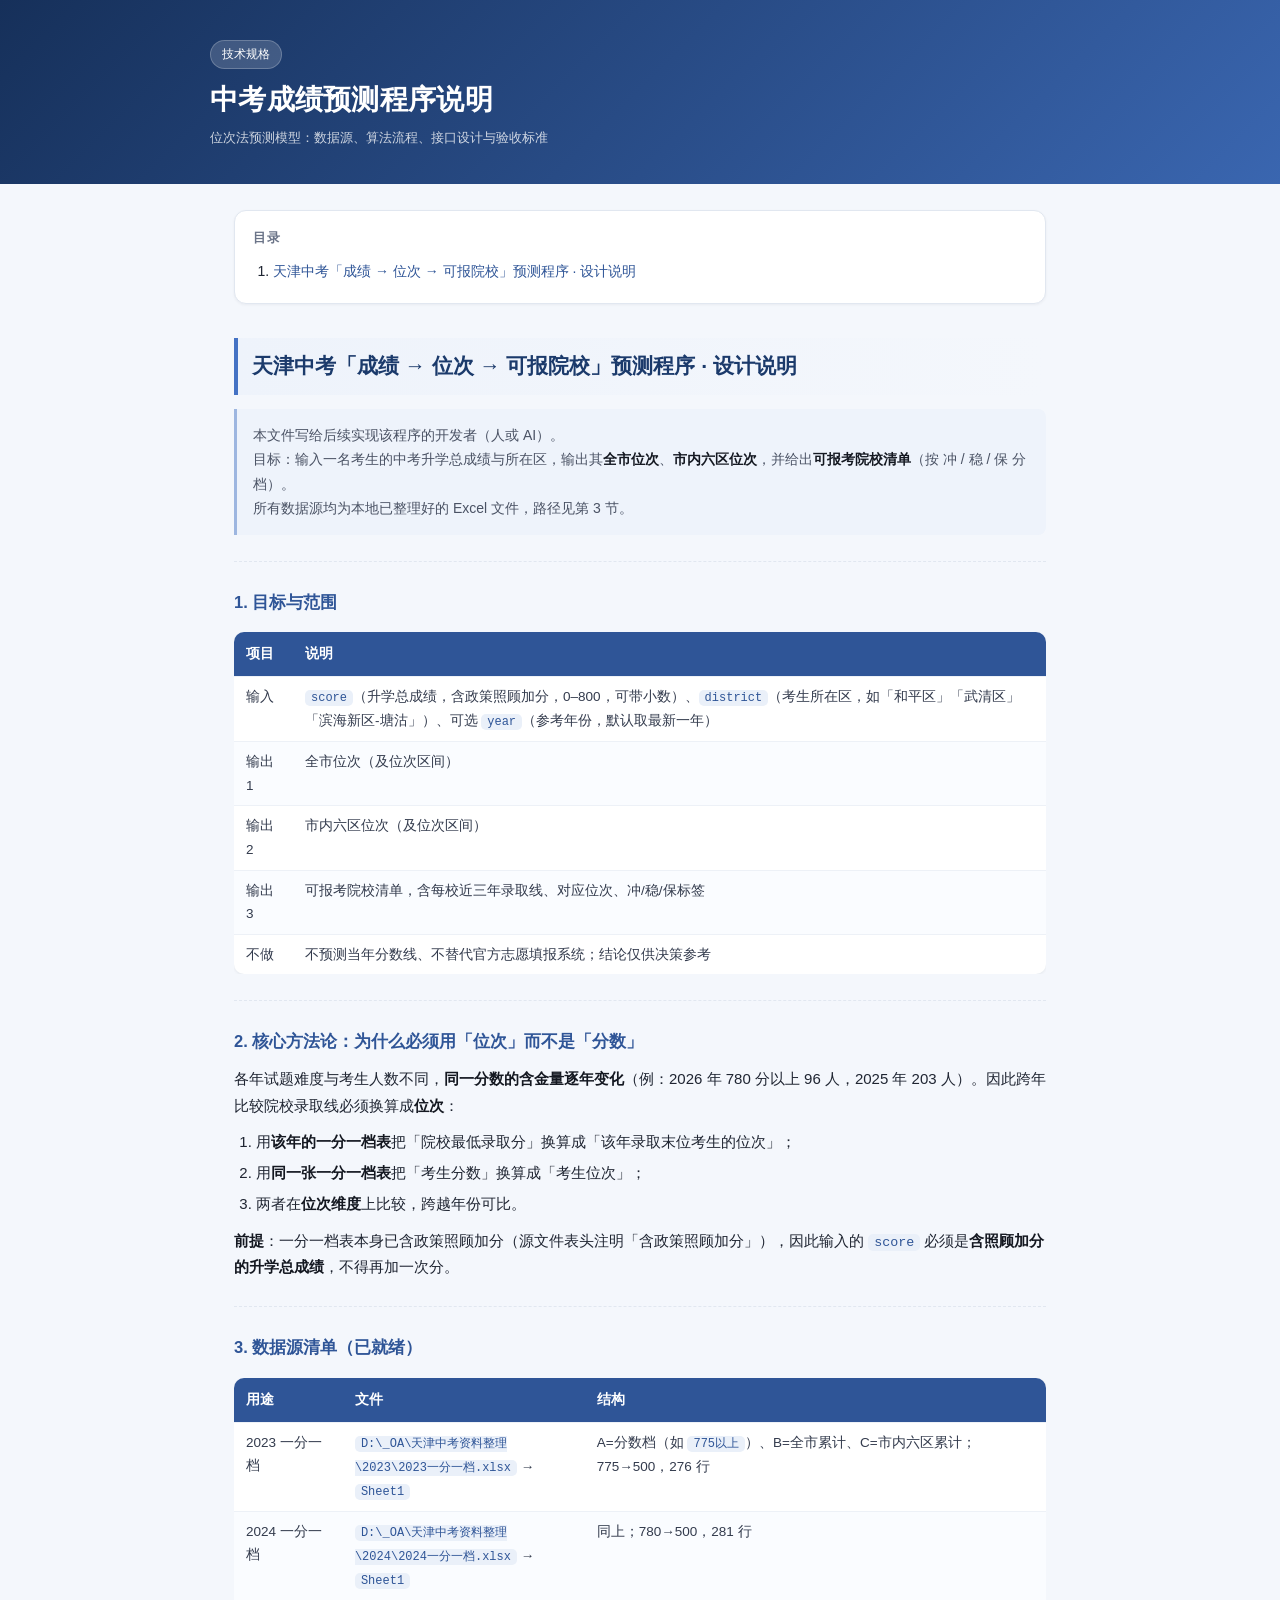
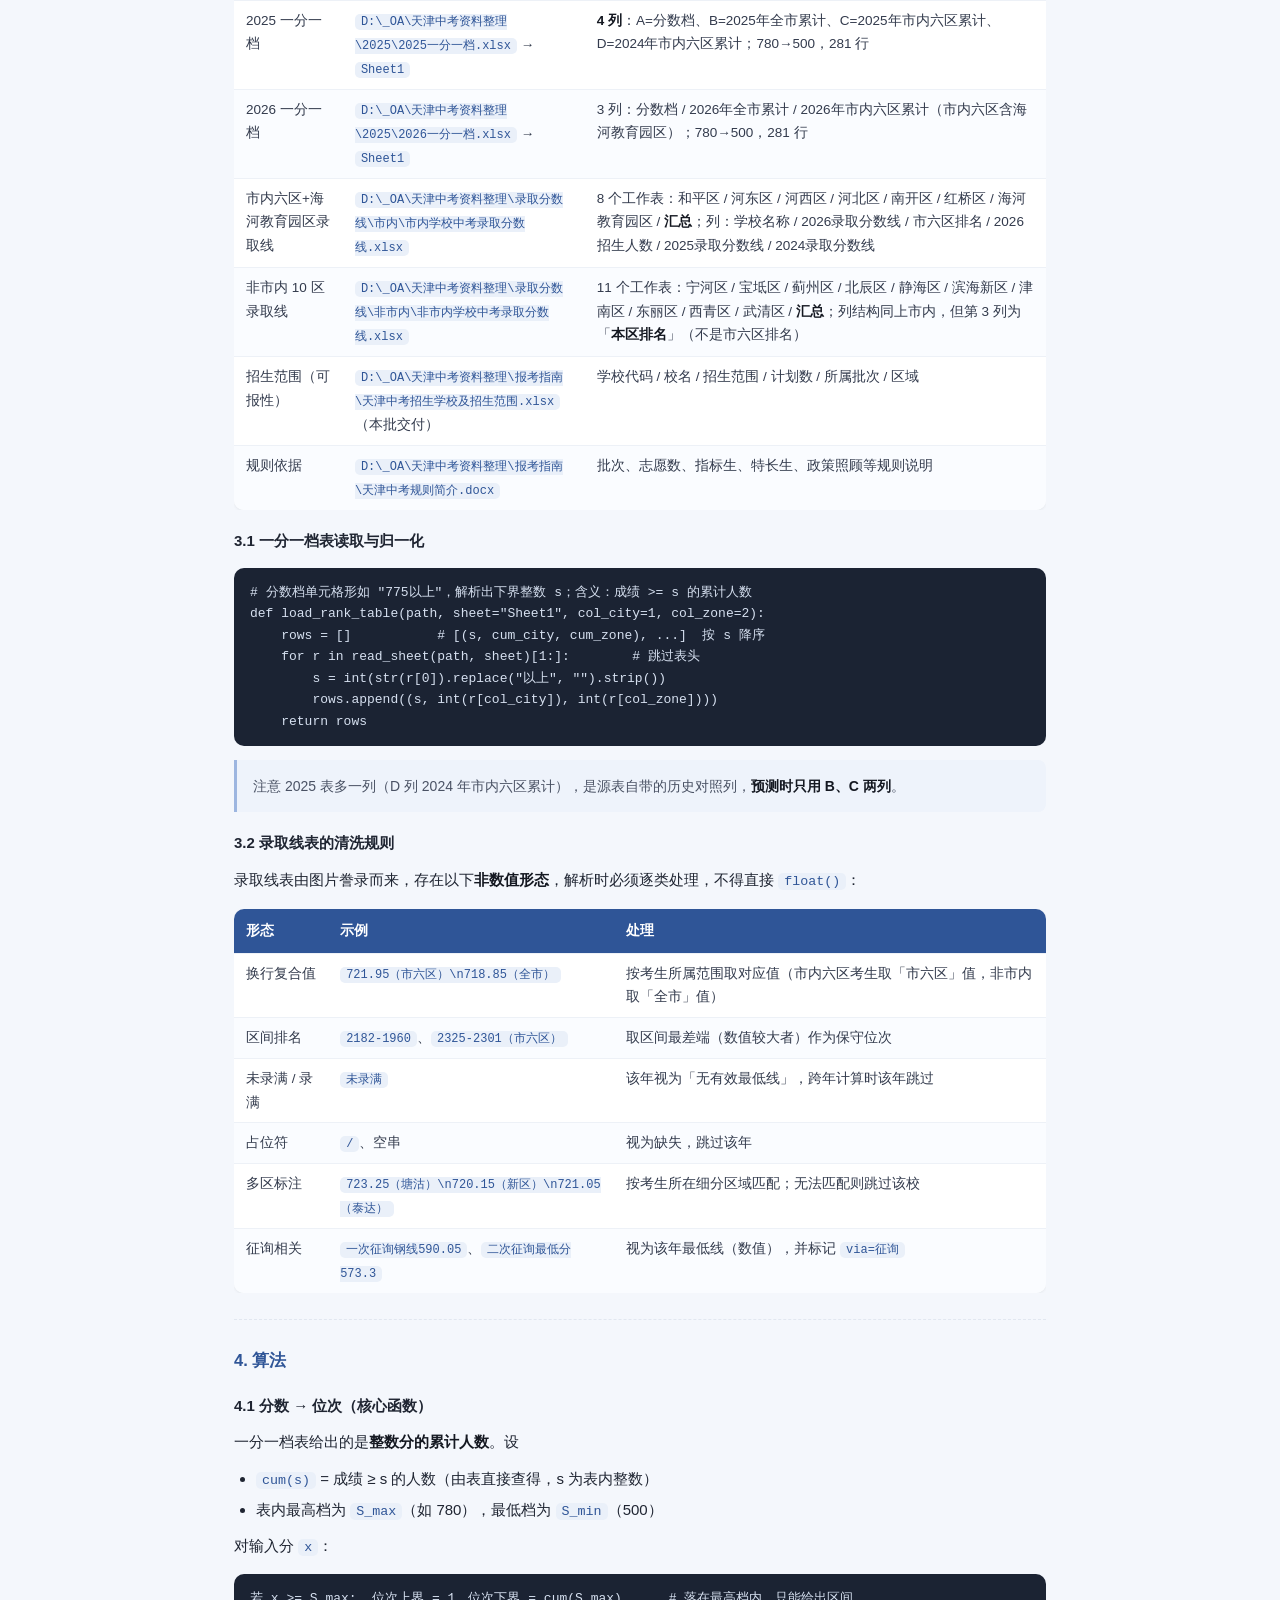
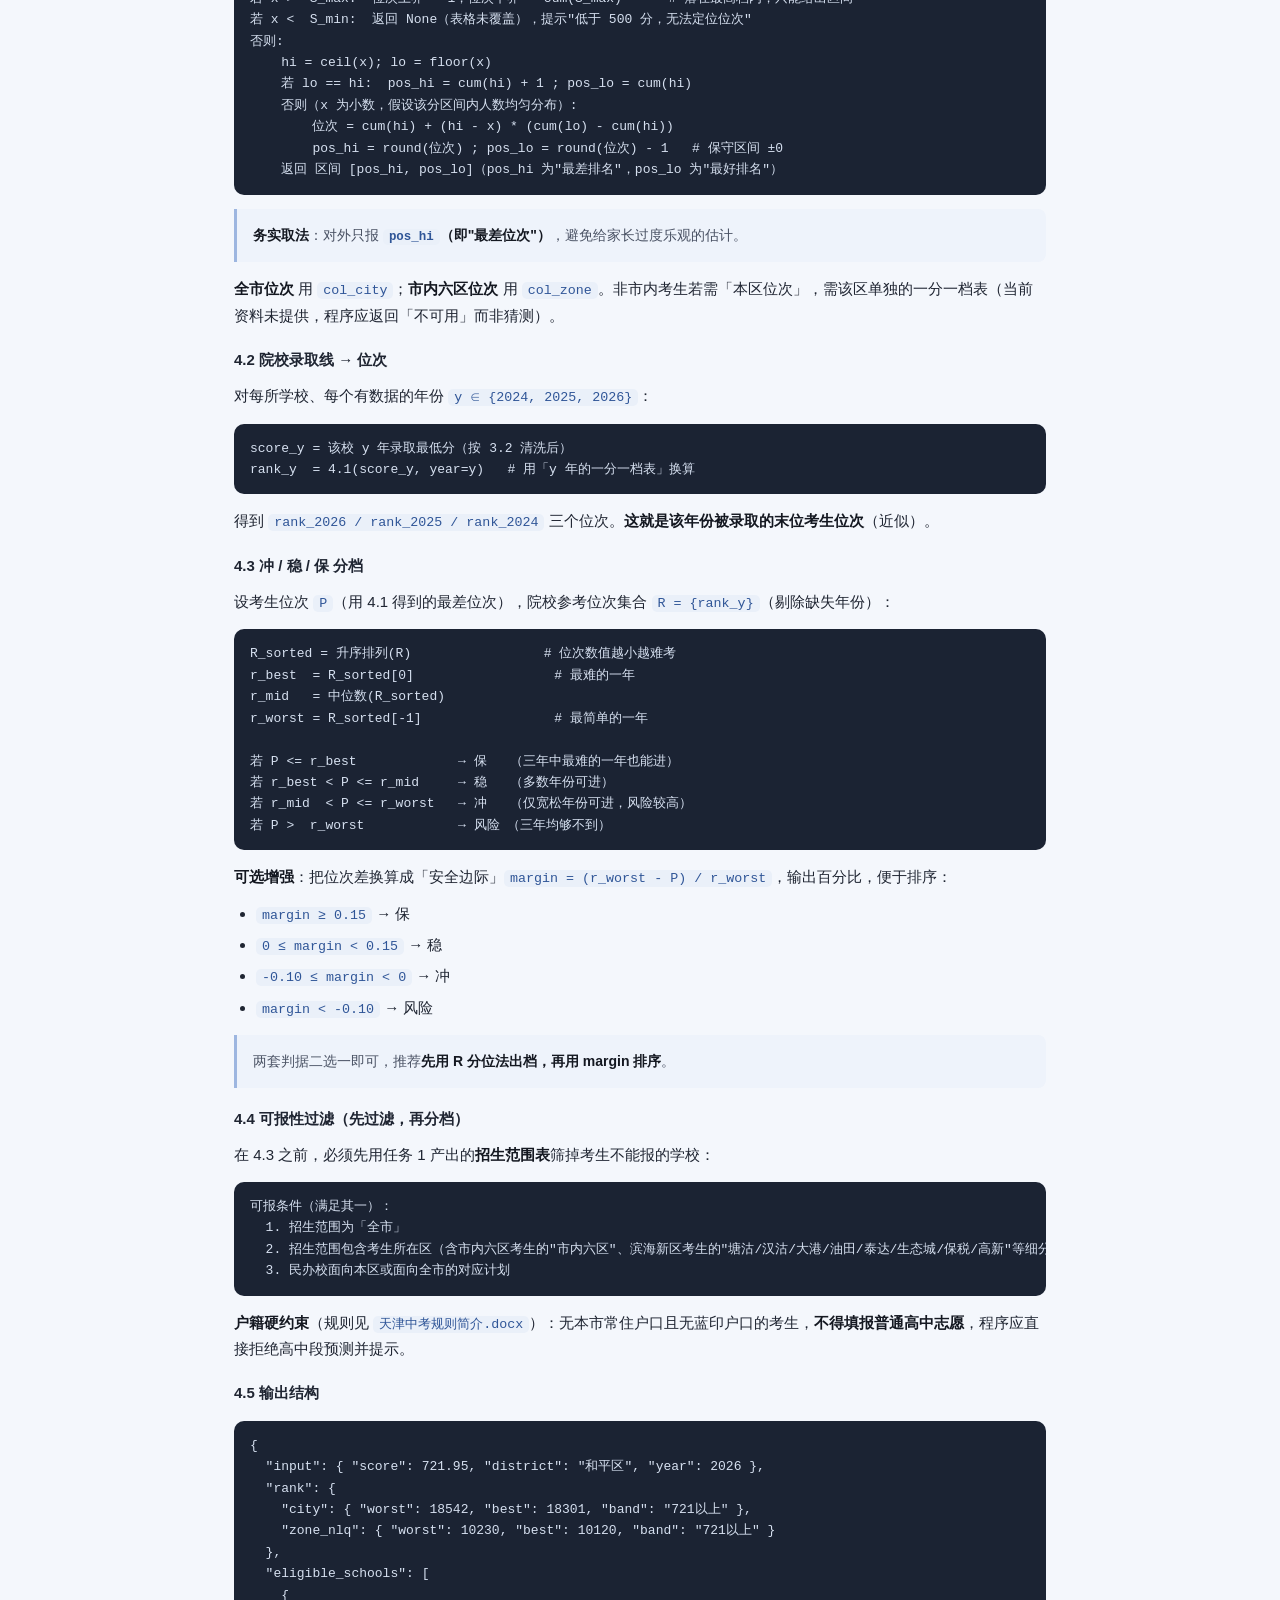
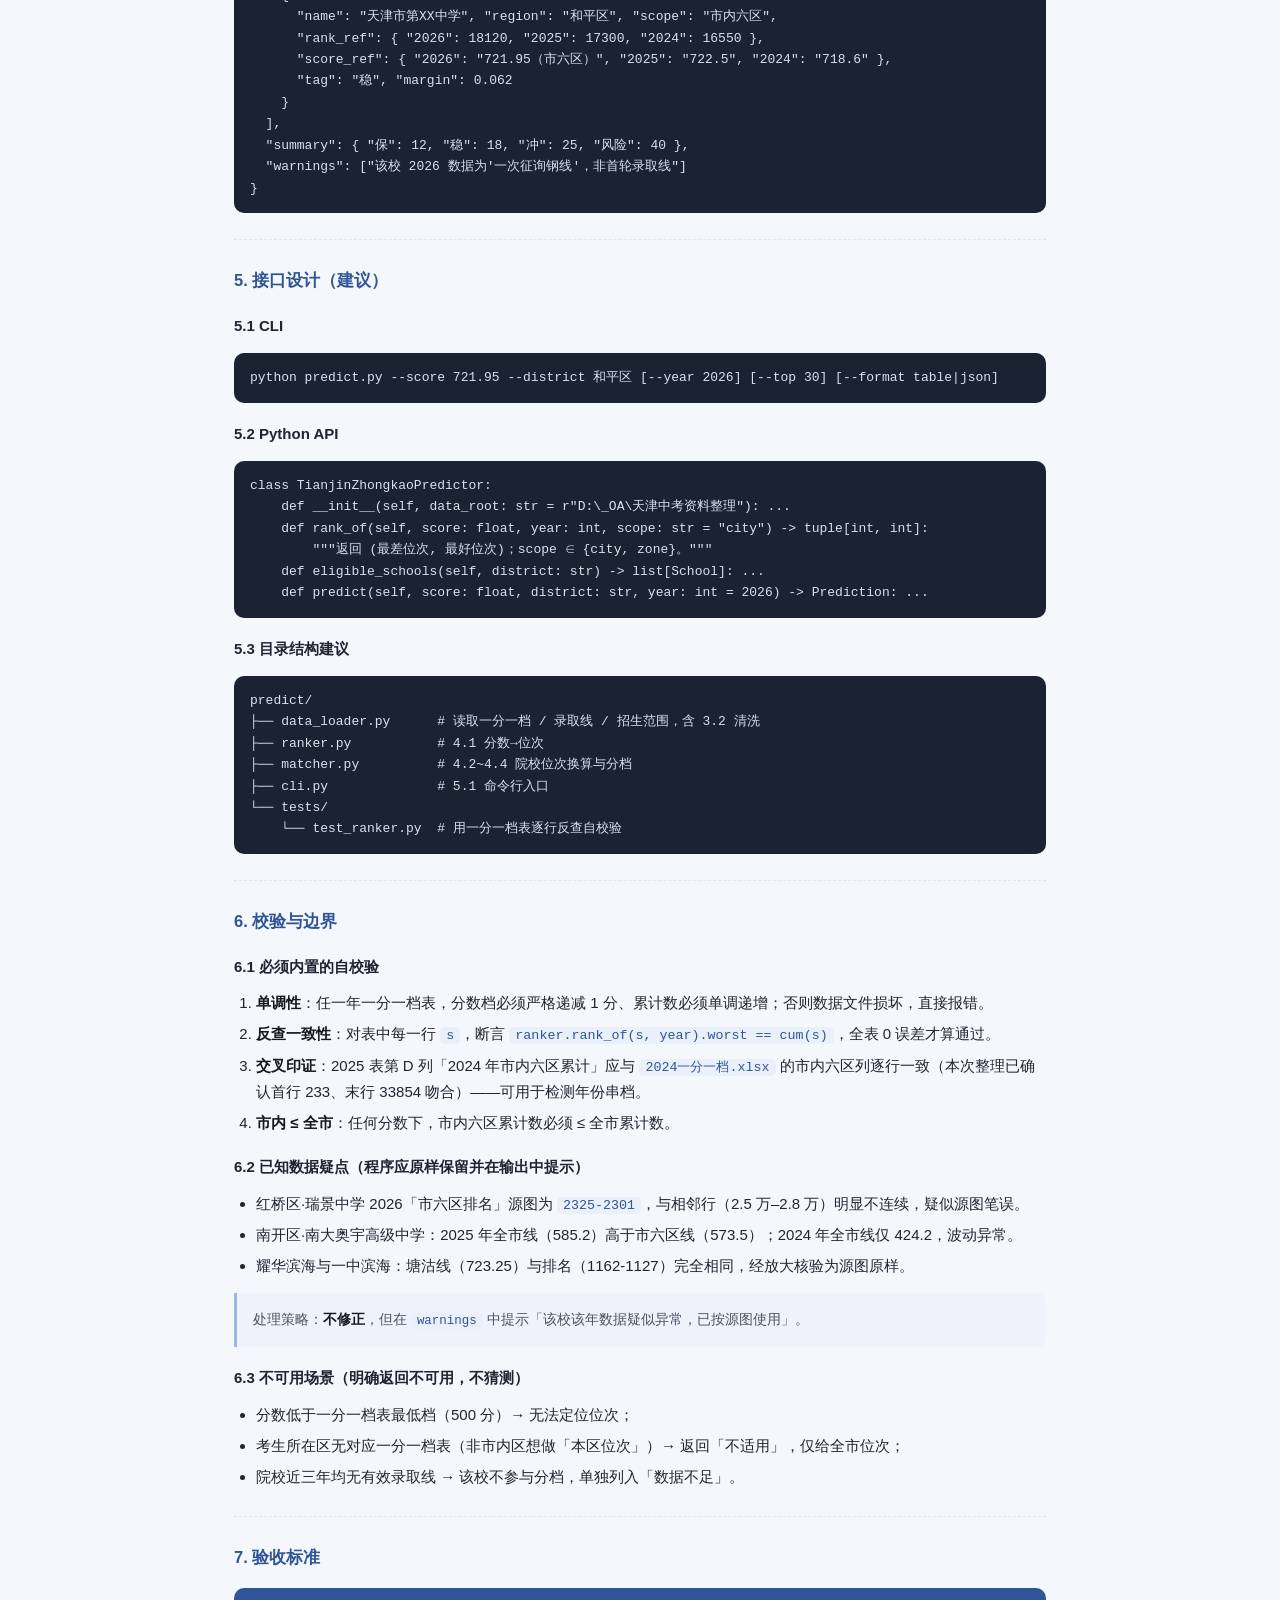
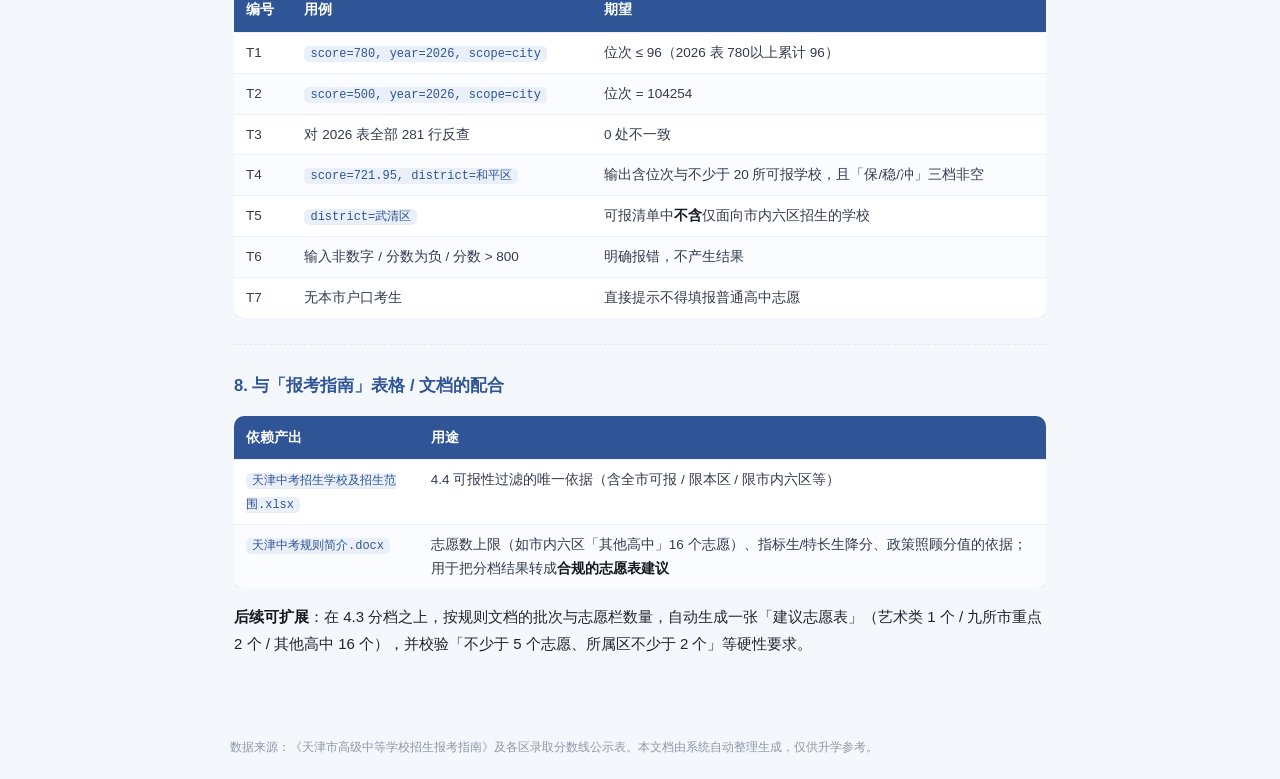
<file: assets/docs/spec.html>
<!DOCTYPE html>
<html lang="zh-CN">
<head>
<meta charset="utf-8">
<meta name="viewport" content="width=device-width, initial-scale=1">
<title>中考成绩预测程序说明</title>
<link rel="stylesheet" href="../css/doc.css">
</head>
<body>
<header class="doc-head"><div class="doc-head__inner">
<span class="doc-badge">技术规格</span>
<h1>中考成绩预测程序说明</h1>
<p>位次法预测模型：数据源、算法流程、接口设计与验收标准</p>
</div></header>
<main class="doc-body">
<nav class="doc-toc"><h4>目录</h4><ol><li><a href="#h0">天津中考「成绩 → 位次 → 可报院校」预测程序 · 设计说明</a></li></ol></nav><h2 id="h0">天津中考「成绩 → 位次 → 可报院校」预测程序 · 设计说明</h2>
<blockquote><p>本文件写给后续实现该程序的开发者（人或 AI）。<br>目标：输入一名考生的中考升学总成绩与所在区，输出其<strong>全市位次</strong>、<strong>市内六区位次</strong>，并给出<strong>可报考院校清单</strong>（按 冲 / 稳 / 保 分档）。<br>所有数据源均为本地已整理好的 Excel 文件，路径见第 3 节。</p></blockquote>
<hr>
<h3>1. 目标与范围</h3>
<div class="doc-table-wrap"><table><thead><tr><th>项目</th><th>说明</th></tr></thead><tbody><tr><td>输入</td><td><code>score</code>（升学总成绩，含政策照顾加分，0–800，可带小数）、<code>district</code>（考生所在区，如「和平区」「武清区」「滨海新区-塘沽」）、可选 <code>year</code>（参考年份，默认取最新一年）</td></tr><tr><td>输出 1</td><td>全市位次（及位次区间）</td></tr><tr><td>输出 2</td><td>市内六区位次（及位次区间）</td></tr><tr><td>输出 3</td><td>可报考院校清单，含每校近三年录取线、对应位次、冲/稳/保标签</td></tr><tr><td>不做</td><td>不预测当年分数线、不替代官方志愿填报系统；结论仅供决策参考</td></tr></tbody></table></div>
<hr>
<h3>2. 核心方法论：为什么必须用「位次」而不是「分数」</h3>
<p>各年试题难度与考生人数不同，<strong>同一分数的含金量逐年变化</strong>（例：2026 年 780 分以上 96 人，2025 年 203 人）。因此跨年比较院校录取线必须换算成<strong>位次</strong>：</p>
<ol><li>用<strong>该年的一分一档表</strong>把「院校最低录取分」换算成「该年录取末位考生的位次」；</li><li>用<strong>同一张一分一档表</strong>把「考生分数」换算成「考生位次」；</li><li>两者在<strong>位次维度</strong>上比较，跨越年份可比。</li></ol>
<p><strong>前提</strong>：一分一档表本身已含政策照顾加分（源文件表头注明「含政策照顾加分」），因此输入的 <code>score</code> 必须是<strong>含照顾加分的升学总成绩</strong>，不得再加一次分。</p>
<hr>
<h3>3. 数据源清单（已就绪）</h3>
<div class="doc-table-wrap"><table><thead><tr><th>用途</th><th>文件</th><th>结构</th></tr></thead><tbody><tr><td>2023 一分一档</td><td><code>D:\_OA\天津中考资料整理\2023\2023一分一档.xlsx</code> → <code>Sheet1</code></td><td>A=分数档（如 <code>775以上</code>）、B=全市累计、C=市内六区累计；775→500，276 行</td></tr><tr><td>2024 一分一档</td><td><code>D:\_OA\天津中考资料整理\2024\2024一分一档.xlsx</code> → <code>Sheet1</code></td><td>同上；780→500，281 行</td></tr><tr><td>2025 一分一档</td><td><code>D:\_OA\天津中考资料整理\2025\2025一分一档.xlsx</code> → <code>Sheet1</code></td><td><strong>4 列</strong>：A=分数档、B=2025年全市累计、C=2025年市内六区累计、D=2024年市内六区累计；780→500，281 行</td></tr><tr><td>2026 一分一档</td><td><code>D:\_OA\天津中考资料整理\2025\2026一分一档.xlsx</code> → <code>Sheet1</code></td><td>3 列：分数档 / 2026年全市累计 / 2026年市内六区累计（市内六区含海河教育园区）；780→500，281 行</td></tr><tr><td>市内六区+海河教育园区录取线</td><td><code>D:\_OA\天津中考资料整理\录取分数线\市内\市内学校中考录取分数线.xlsx</code></td><td>8 个工作表：和平区 / 河东区 / 河西区 / 河北区 / 南开区 / 红桥区 / 海河教育园区 / <strong>汇总</strong>；列：学校名称 / 2026录取分数线 / 市六区排名 / 2026招生人数 / 2025录取分数线 / 2024录取分数线</td></tr><tr><td>非市内 10 区录取线</td><td><code>D:\_OA\天津中考资料整理\录取分数线\非市内\非市内学校中考录取分数线.xlsx</code></td><td>11 个工作表：宁河区 / 宝坻区 / 蓟州区 / 北辰区 / 静海区 / 滨海新区 / 津南区 / 东丽区 / 西青区 / 武清区 / <strong>汇总</strong>；列结构同上市内，但第 3 列为「<strong>本区排名</strong>」（不是市六区排名）</td></tr><tr><td>招生范围（可报性）</td><td><code>D:\_OA\天津中考资料整理\报考指南\天津中考招生学校及招生范围.xlsx</code>（本批交付）</td><td>学校代码 / 校名 / 招生范围 / 计划数 / 所属批次 / 区域</td></tr><tr><td>规则依据</td><td><code>D:\_OA\天津中考资料整理\报考指南\天津中考规则简介.docx</code></td><td>批次、志愿数、指标生、特长生、政策照顾等规则说明</td></tr></tbody></table></div>
<h4>3.1 一分一档表读取与归一化</h4>
<pre><code># 分数档单元格形如 &quot;775以上&quot;，解析出下界整数 s；含义：成绩 &gt;= s 的累计人数
def load_rank_table(path, sheet=&quot;Sheet1&quot;, col_city=1, col_zone=2):
    rows = []           # [(s, cum_city, cum_zone), ...]  按 s 降序
    for r in read_sheet(path, sheet)[1:]:        # 跳过表头
        s = int(str(r[0]).replace(&quot;以上&quot;, &quot;&quot;).strip())
        rows.append((s, int(r[col_city]), int(r[col_zone])))
    return rows</code></pre>
<blockquote><p>注意 2025 表多一列（D 列 2024 年市内六区累计），是源表自带的历史对照列，<strong>预测时只用 B、C 两列</strong>。</p></blockquote>
<h4>3.2 录取线表的清洗规则</h4>
<p>录取线表由图片誊录而来，存在以下<strong>非数值形态</strong>，解析时必须逐类处理，不得直接 <code>float()</code>：</p>
<div class="doc-table-wrap"><table><thead><tr><th>形态</th><th>示例</th><th>处理</th></tr></thead><tbody><tr><td>换行复合值</td><td><code>721.95（市六区）\n718.85（全市）</code></td><td>按考生所属范围取对应值（市内六区考生取「市六区」值，非市内取「全市」值）</td></tr><tr><td>区间排名</td><td><code>2182-1960</code>、<code>2325-2301（市六区）</code></td><td>取区间最差端（数值较大者）作为保守位次</td></tr><tr><td>未录满 / 录满</td><td><code>未录满</code></td><td>该年视为「无有效最低线」，跨年计算时该年跳过</td></tr><tr><td>占位符</td><td><code>/</code>、空串</td><td>视为缺失，跳过该年</td></tr><tr><td>多区标注</td><td><code>723.25（塘沽）\n720.15（新区）\n721.05（泰达）</code></td><td>按考生所在细分区域匹配；无法匹配则跳过该校</td></tr><tr><td>征询相关</td><td><code>一次征询钢线590.05</code>、<code>二次征询最低分573.3</code></td><td>视为该年最低线（数值），并标记 <code>via=征询</code></td></tr></tbody></table></div>
<hr>
<h3>4. 算法</h3>
<h4>4.1 分数 → 位次（核心函数）</h4>
<p>一分一档表给出的是<strong>整数分的累计人数</strong>。设</p>
<ul><li><code>cum(s)</code> = 成绩 ≥ s 的人数（由表直接查得，s 为表内整数）</li><li>表内最高档为 <code>S_max</code>（如 780），最低档为 <code>S_min</code>（500）</li></ul>
<p>对输入分 <code>x</code>：</p>
<pre><code>若 x &gt;= S_max:  位次上界 = 1，位次下界 = cum(S_max)      # 落在最高档内，只能给出区间
若 x &lt;  S_min:  返回 None（表格未覆盖），提示&quot;低于 500 分，无法定位位次&quot;
否则:
    hi = ceil(x); lo = floor(x)
    若 lo == hi:  pos_hi = cum(hi) + 1 ; pos_lo = cum(hi)
    否则（x 为小数，假设该分区间内人数均匀分布）:
        位次 = cum(hi) + (hi - x) * (cum(lo) - cum(hi))
        pos_hi = round(位次) ; pos_lo = round(位次) - 1   # 保守区间 ±0
    返回 区间 [pos_hi, pos_lo]（pos_hi 为&quot;最差排名&quot;，pos_lo 为&quot;最好排名&quot;）</code></pre>
<blockquote><p><strong>务实取法</strong>：对外只报 <strong><code>pos_hi</code>（即&quot;最差位次&quot;）</strong>，避免给家长过度乐观的估计。</p></blockquote>
<p><strong>全市位次</strong> 用 <code>col_city</code>；<strong>市内六区位次</strong> 用 <code>col_zone</code>。非市内考生若需「本区位次」，需该区单独的一分一档表（当前资料未提供，程序应返回「不可用」而非猜测）。</p>
<h4>4.2 院校录取线 → 位次</h4>
<p>对每所学校、每个有数据的年份 <code>y ∈ {2024, 2025, 2026}</code>：</p>
<pre><code>score_y = 该校 y 年录取最低分（按 3.2 清洗后）
rank_y  = 4.1(score_y, year=y)   # 用「y 年的一分一档表」换算</code></pre>
<p>得到 <code>rank_2026 / rank_2025 / rank_2024</code> 三个位次。<strong>这就是该年份被录取的末位考生位次</strong>（近似）。</p>
<h4>4.3 冲 / 稳 / 保 分档</h4>
<p>设考生位次 <code>P</code>（用 4.1 得到的最差位次），院校参考位次集合 <code>R = {rank_y}</code>（剔除缺失年份）：</p>
<pre><code>R_sorted = 升序排列(R)                 # 位次数值越小越难考
r_best  = R_sorted[0]                  # 最难的一年
r_mid   = 中位数(R_sorted)
r_worst = R_sorted[-1]                 # 最简单的一年

若 P &lt;= r_best             → 保   （三年中最难的一年也能进）
若 r_best &lt; P &lt;= r_mid     → 稳   （多数年份可进）
若 r_mid  &lt; P &lt;= r_worst   → 冲   （仅宽松年份可进，风险较高）
若 P &gt;  r_worst            → 风险 （三年均够不到）</code></pre>
<p><strong>可选增强</strong>：把位次差换算成「安全边际」<code>margin = (r_worst - P) / r_worst</code>，输出百分比，便于排序：</p>
<ul><li><code>margin ≥ 0.15</code> → 保</li><li><code>0 ≤ margin &lt; 0.15</code> → 稳</li><li><code>-0.10 ≤ margin &lt; 0</code> → 冲</li><li><code>margin &lt; -0.10</code> → 风险</li></ul>
<blockquote><p>两套判据二选一即可，推荐<strong>先用 R 分位法出档，再用 margin 排序</strong>。</p></blockquote>
<h4>4.4 可报性过滤（先过滤，再分档）</h4>
<p>在 4.3 之前，必须先用任务 1 产出的<strong>招生范围表</strong>筛掉考生不能报的学校：</p>
<pre><code>可报条件（满足其一）：
  1. 招生范围为「全市」
  2. 招生范围包含考生所在区（含市内六区考生的&quot;市内六区&quot;、滨海新区考生的&quot;塘沽/汉沽/大港/油田/泰达/生态城/保税/高新&quot;等细分）
  3. 民办校面向本区或面向全市的对应计划</code></pre>
<p><strong>户籍硬约束</strong>（规则见 <code>天津中考规则简介.docx</code>）：无本市常住户口且无蓝印户口的考生，<strong>不得填报普通高中志愿</strong>，程序应直接拒绝高中段预测并提示。</p>
<h4>4.5 输出结构</h4>
<pre><code>{
  &quot;input&quot;: { &quot;score&quot;: 721.95, &quot;district&quot;: &quot;和平区&quot;, &quot;year&quot;: 2026 },
  &quot;rank&quot;: {
    &quot;city&quot;: { &quot;worst&quot;: 18542, &quot;best&quot;: 18301, &quot;band&quot;: &quot;721以上&quot; },
    &quot;zone_nlq&quot;: { &quot;worst&quot;: 10230, &quot;best&quot;: 10120, &quot;band&quot;: &quot;721以上&quot; }
  },
  &quot;eligible_schools&quot;: [
    {
      &quot;name&quot;: &quot;天津市第XX中学&quot;, &quot;region&quot;: &quot;和平区&quot;, &quot;scope&quot;: &quot;市内六区&quot;,
      &quot;rank_ref&quot;: { &quot;2026&quot;: 18120, &quot;2025&quot;: 17300, &quot;2024&quot;: 16550 },
      &quot;score_ref&quot;: { &quot;2026&quot;: &quot;721.95（市六区）&quot;, &quot;2025&quot;: &quot;722.5&quot;, &quot;2024&quot;: &quot;718.6&quot; },
      &quot;tag&quot;: &quot;稳&quot;, &quot;margin&quot;: 0.062
    }
  ],
  &quot;summary&quot;: { &quot;保&quot;: 12, &quot;稳&quot;: 18, &quot;冲&quot;: 25, &quot;风险&quot;: 40 },
  &quot;warnings&quot;: [&quot;该校 2026 数据为&#x27;一次征询钢线&#x27;，非首轮录取线&quot;]
}</code></pre>
<hr>
<h3>5. 接口设计（建议）</h3>
<h4>5.1 CLI</h4>
<pre><code>python predict.py --score 721.95 --district 和平区 [--year 2026] [--top 30] [--format table|json]</code></pre>
<h4>5.2 Python API</h4>
<pre><code>class TianjinZhongkaoPredictor:
    def __init__(self, data_root: str = r&quot;D:\_OA\天津中考资料整理&quot;): ...
    def rank_of(self, score: float, year: int, scope: str = &quot;city&quot;) -&gt; tuple[int, int]:
        &quot;&quot;&quot;返回 (最差位次, 最好位次)；scope ∈ {city, zone}。&quot;&quot;&quot;
    def eligible_schools(self, district: str) -&gt; list[School]: ...
    def predict(self, score: float, district: str, year: int = 2026) -&gt; Prediction: ...</code></pre>
<h4>5.3 目录结构建议</h4>
<pre><code>predict/
├── data_loader.py      # 读取一分一档 / 录取线 / 招生范围，含 3.2 清洗
├── ranker.py           # 4.1 分数→位次
├── matcher.py          # 4.2~4.4 院校位次换算与分档
├── cli.py              # 5.1 命令行入口
└── tests/
    └── test_ranker.py  # 用一分一档表逐行反查自校验</code></pre>
<hr>
<h3>6. 校验与边界</h3>
<h4>6.1 必须内置的自校验</h4>
<ol><li><strong>单调性</strong>：任一年一分一档表，分数档必须严格递减 1 分、累计数必须单调递增；否则数据文件损坏，直接报错。</li><li><strong>反查一致性</strong>：对表中每一行 <code>s</code>，断言 <code>ranker.rank_of(s, year).worst == cum(s)</code>，全表 0 误差才算通过。</li><li><strong>交叉印证</strong>：2025 表第 D 列「2024 年市内六区累计」应与 <code>2024一分一档.xlsx</code> 的市内六区列逐行一致（本次整理已确认首行 233、末行 33854 吻合）——可用于检测年份串档。</li><li><strong>市内 ≤ 全市</strong>：任何分数下，市内六区累计数必须 ≤ 全市累计数。</li></ol>
<h4>6.2 已知数据疑点（程序应原样保留并在输出中提示）</h4>
<ul><li>红桥区·瑞景中学 2026「市六区排名」源图为 <code>2325-2301</code>，与相邻行（2.5 万–2.8 万）明显不连续，疑似源图笔误。</li><li>南开区·南大奥宇高级中学：2025 年全市线（585.2）高于市六区线（573.5）；2024 年全市线仅 424.2，波动异常。</li><li>耀华滨海与一中滨海：塘沽线（723.25）与排名（1162-1127）完全相同，经放大核验为源图原样。</li></ul>
<blockquote><p>处理策略：<strong>不修正</strong>，但在 <code>warnings</code> 中提示「该校该年数据疑似异常，已按源图使用」。</p></blockquote>
<h4>6.3 不可用场景（明确返回不可用，不猜测）</h4>
<ul><li>分数低于一分一档表最低档（500 分）→ 无法定位位次；</li><li>考生所在区无对应一分一档表（非市内区想做「本区位次」）→ 返回「不适用」，仅给全市位次；</li><li>院校近三年均无有效录取线 → 该校不参与分档，单独列入「数据不足」。</li></ul>
<hr>
<h3>7. 验收标准</h3>
<div class="doc-table-wrap"><table><thead><tr><th>编号</th><th>用例</th><th>期望</th></tr></thead><tbody><tr><td>T1</td><td><code>score=780, year=2026, scope=city</code></td><td>位次 ≤ 96（2026 表 780以上累计 96）</td></tr><tr><td>T2</td><td><code>score=500, year=2026, scope=city</code></td><td>位次 = 104254</td></tr><tr><td>T3</td><td>对 2026 表全部 281 行反查</td><td>0 处不一致</td></tr><tr><td>T4</td><td><code>score=721.95, district=和平区</code></td><td>输出含位次与不少于 20 所可报学校，且「保/稳/冲」三档非空</td></tr><tr><td>T5</td><td><code>district=武清区</code></td><td>可报清单中<strong>不含</strong>仅面向市内六区招生的学校</td></tr><tr><td>T6</td><td>输入非数字 / 分数为负 / 分数 &gt; 800</td><td>明确报错，不产生结果</td></tr><tr><td>T7</td><td>无本市户口考生</td><td>直接提示不得填报普通高中志愿</td></tr></tbody></table></div>
<hr>
<h3>8. 与「报考指南」表格 / 文档的配合</h3>
<div class="doc-table-wrap"><table><thead><tr><th>依赖产出</th><th>用途</th></tr></thead><tbody><tr><td><code>天津中考招生学校及招生范围.xlsx</code></td><td>4.4 可报性过滤的唯一依据（含全市可报 / 限本区 / 限市内六区等）</td></tr><tr><td><code>天津中考规则简介.docx</code></td><td>志愿数上限（如市内六区「其他高中」16 个志愿）、指标生/特长生降分、政策照顾分值的依据；用于把分档结果转成<strong>合规的志愿表建议</strong></td></tr></tbody></table></div>
<p><strong>后续可扩展</strong>：在 4.3 分档之上，按规则文档的批次与志愿栏数量，自动生成一张「建议志愿表」（艺术类 1 个 / 九所市重点 2 个 / 其他高中 16 个），并校验「不少于 5 个志愿、所属区不少于 2 个」等硬性要求。</p>
</main>
<footer class="doc-foot">数据来源：《天津市高级中等学校招生报考指南》及各区录取分数线公示表。本文档由系统自动整理生成，仅供升学参考。</footer>
</body>
</html>
</file>
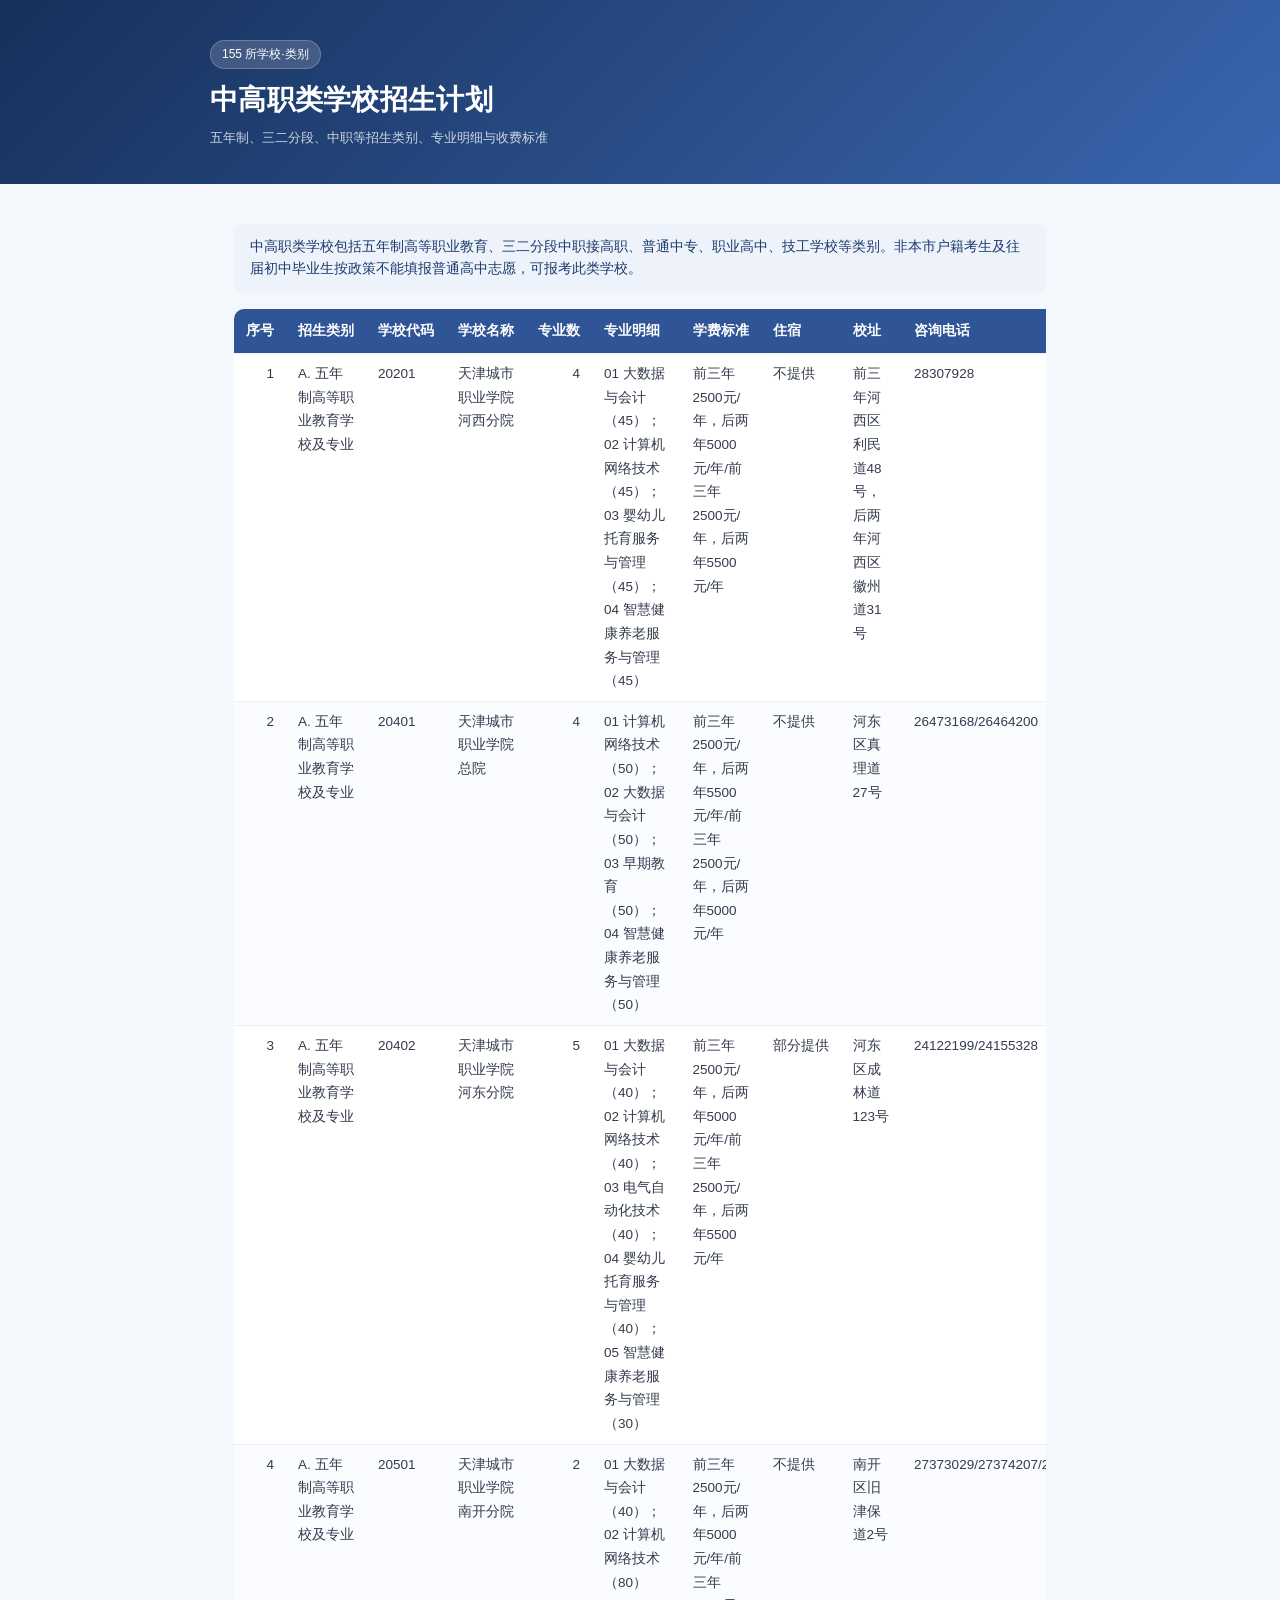
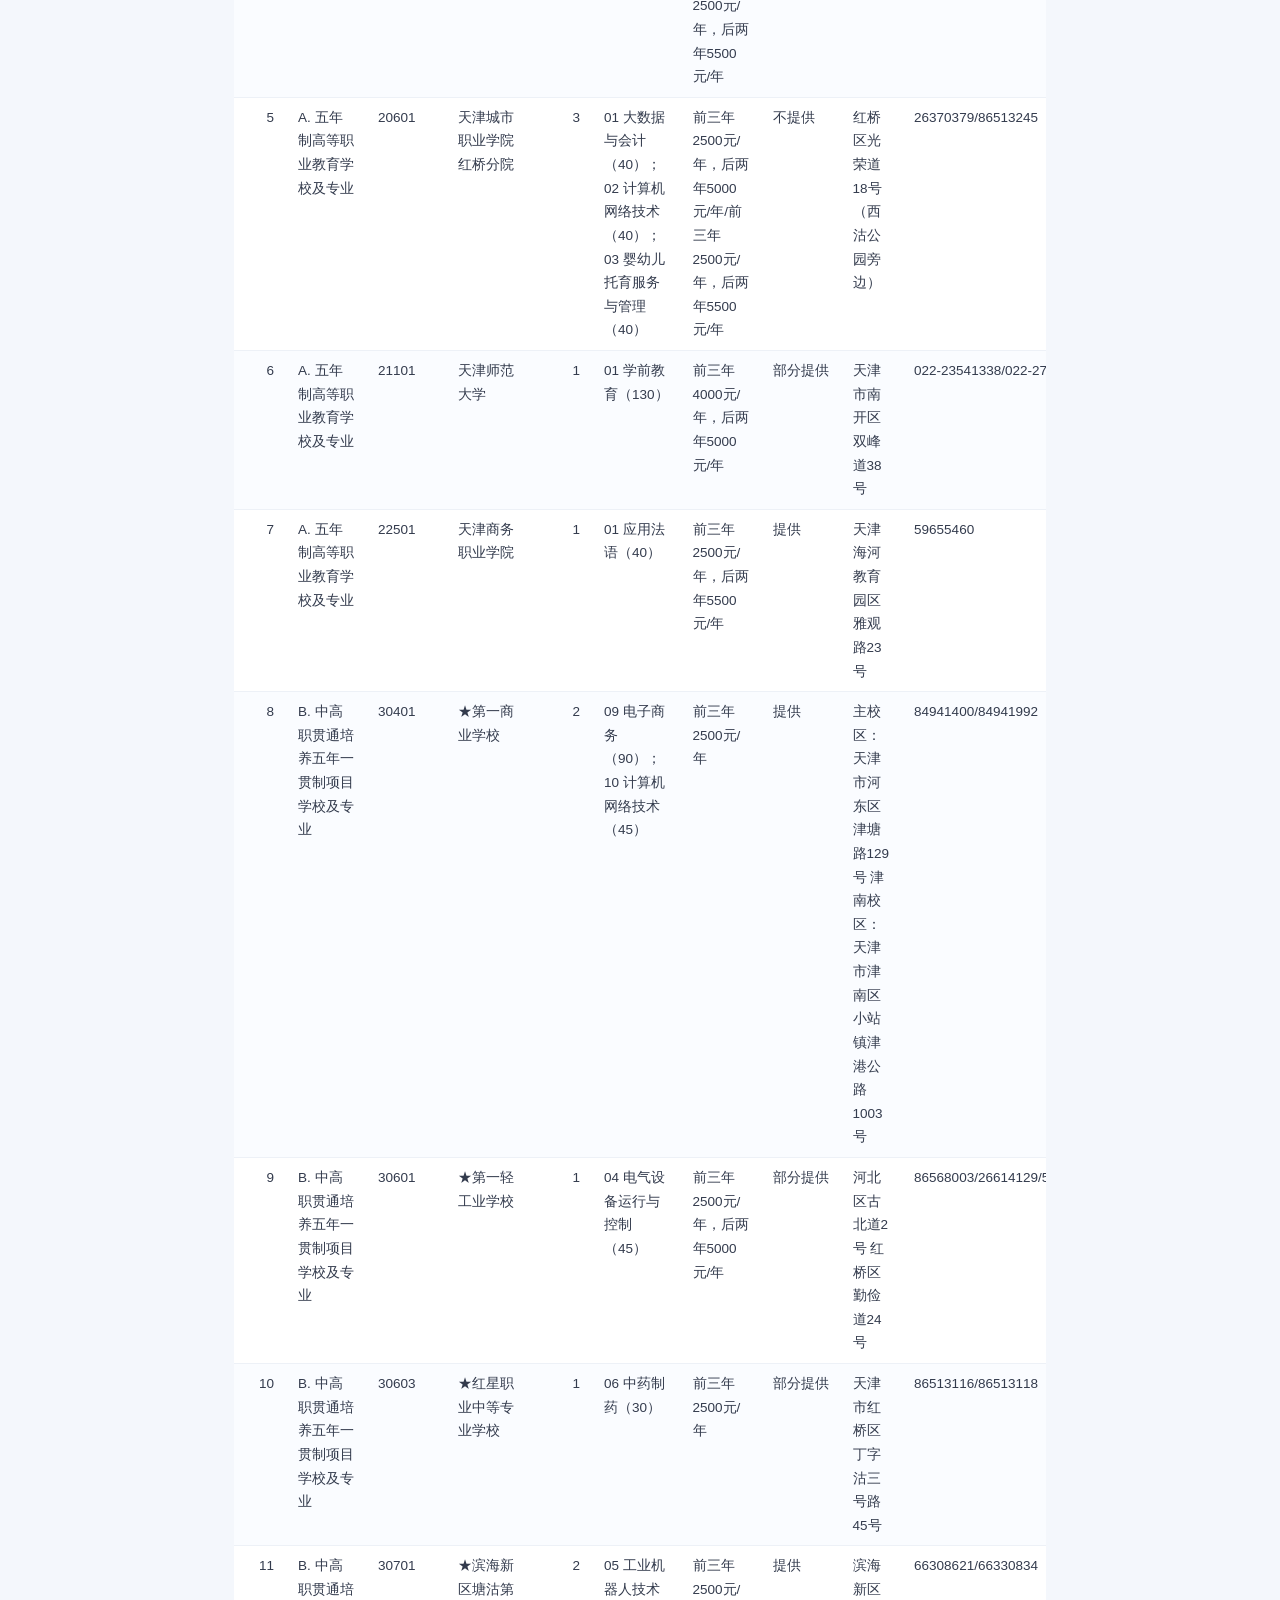
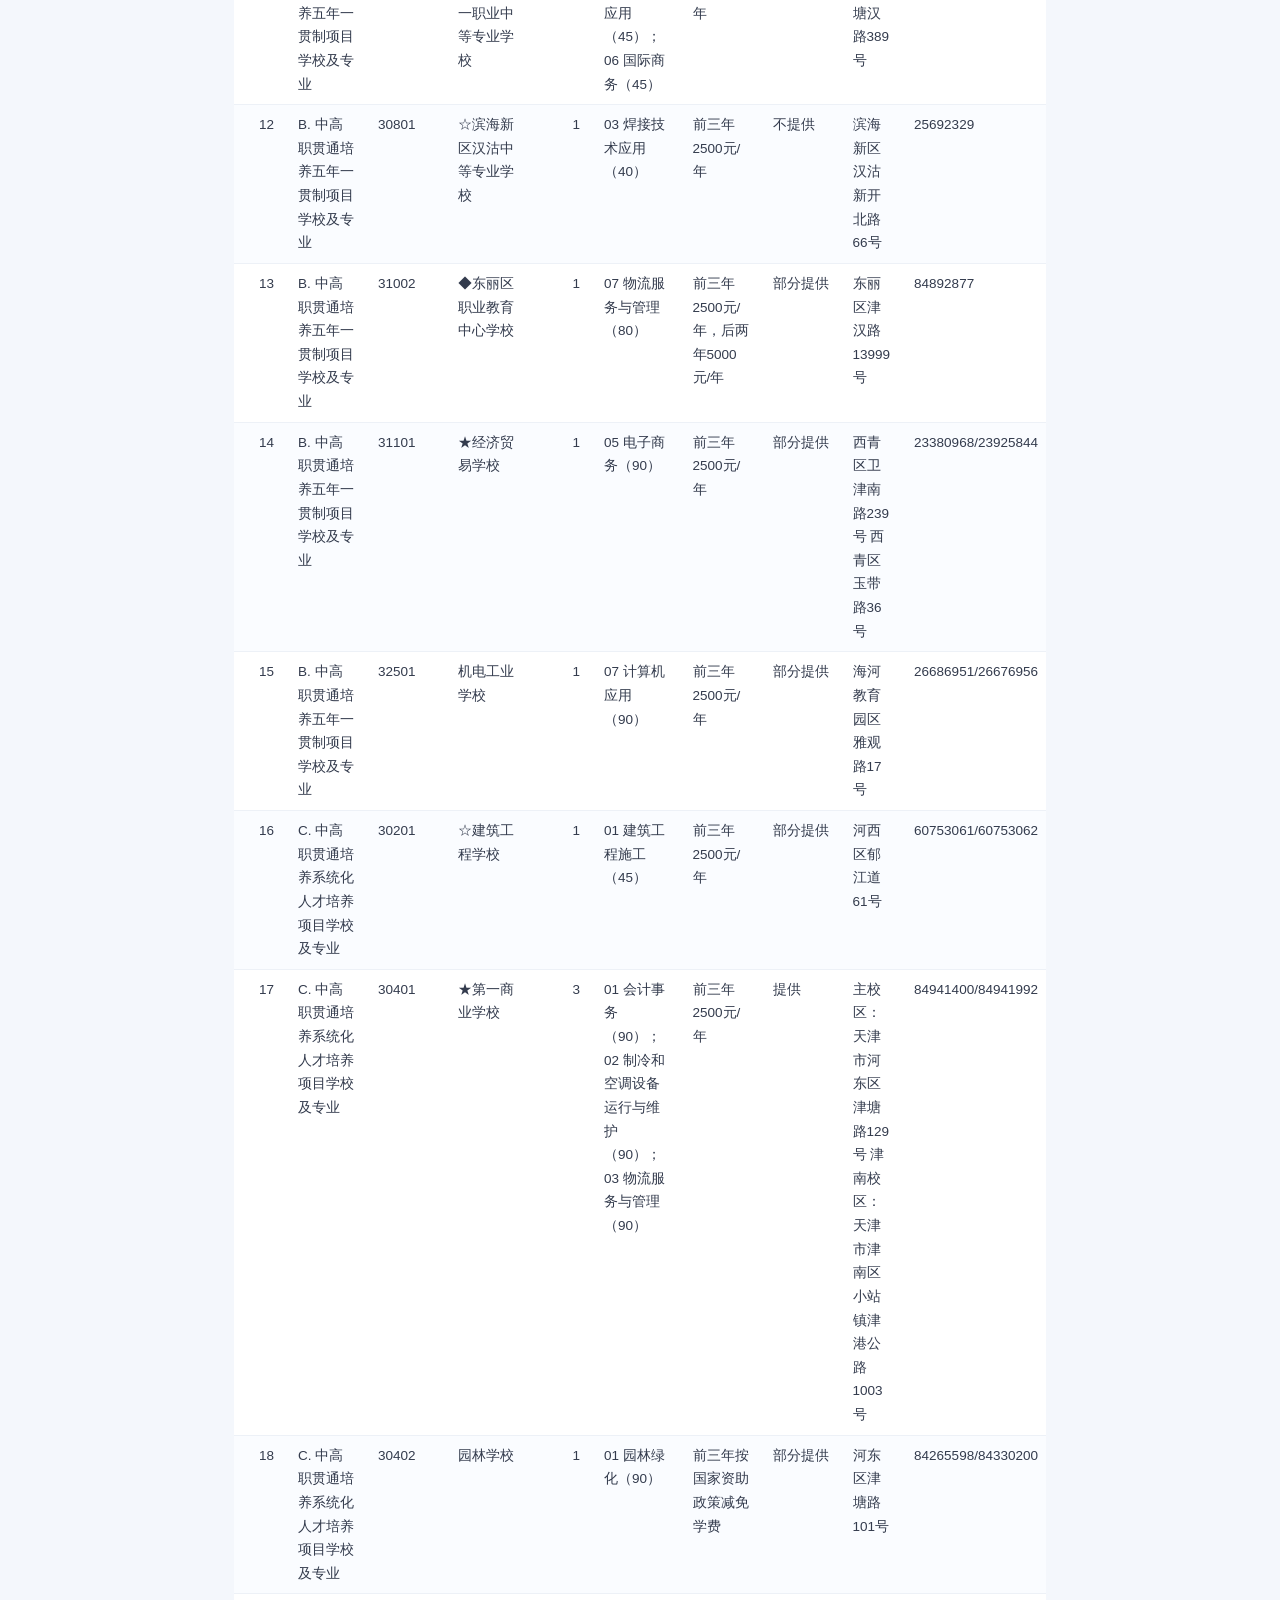
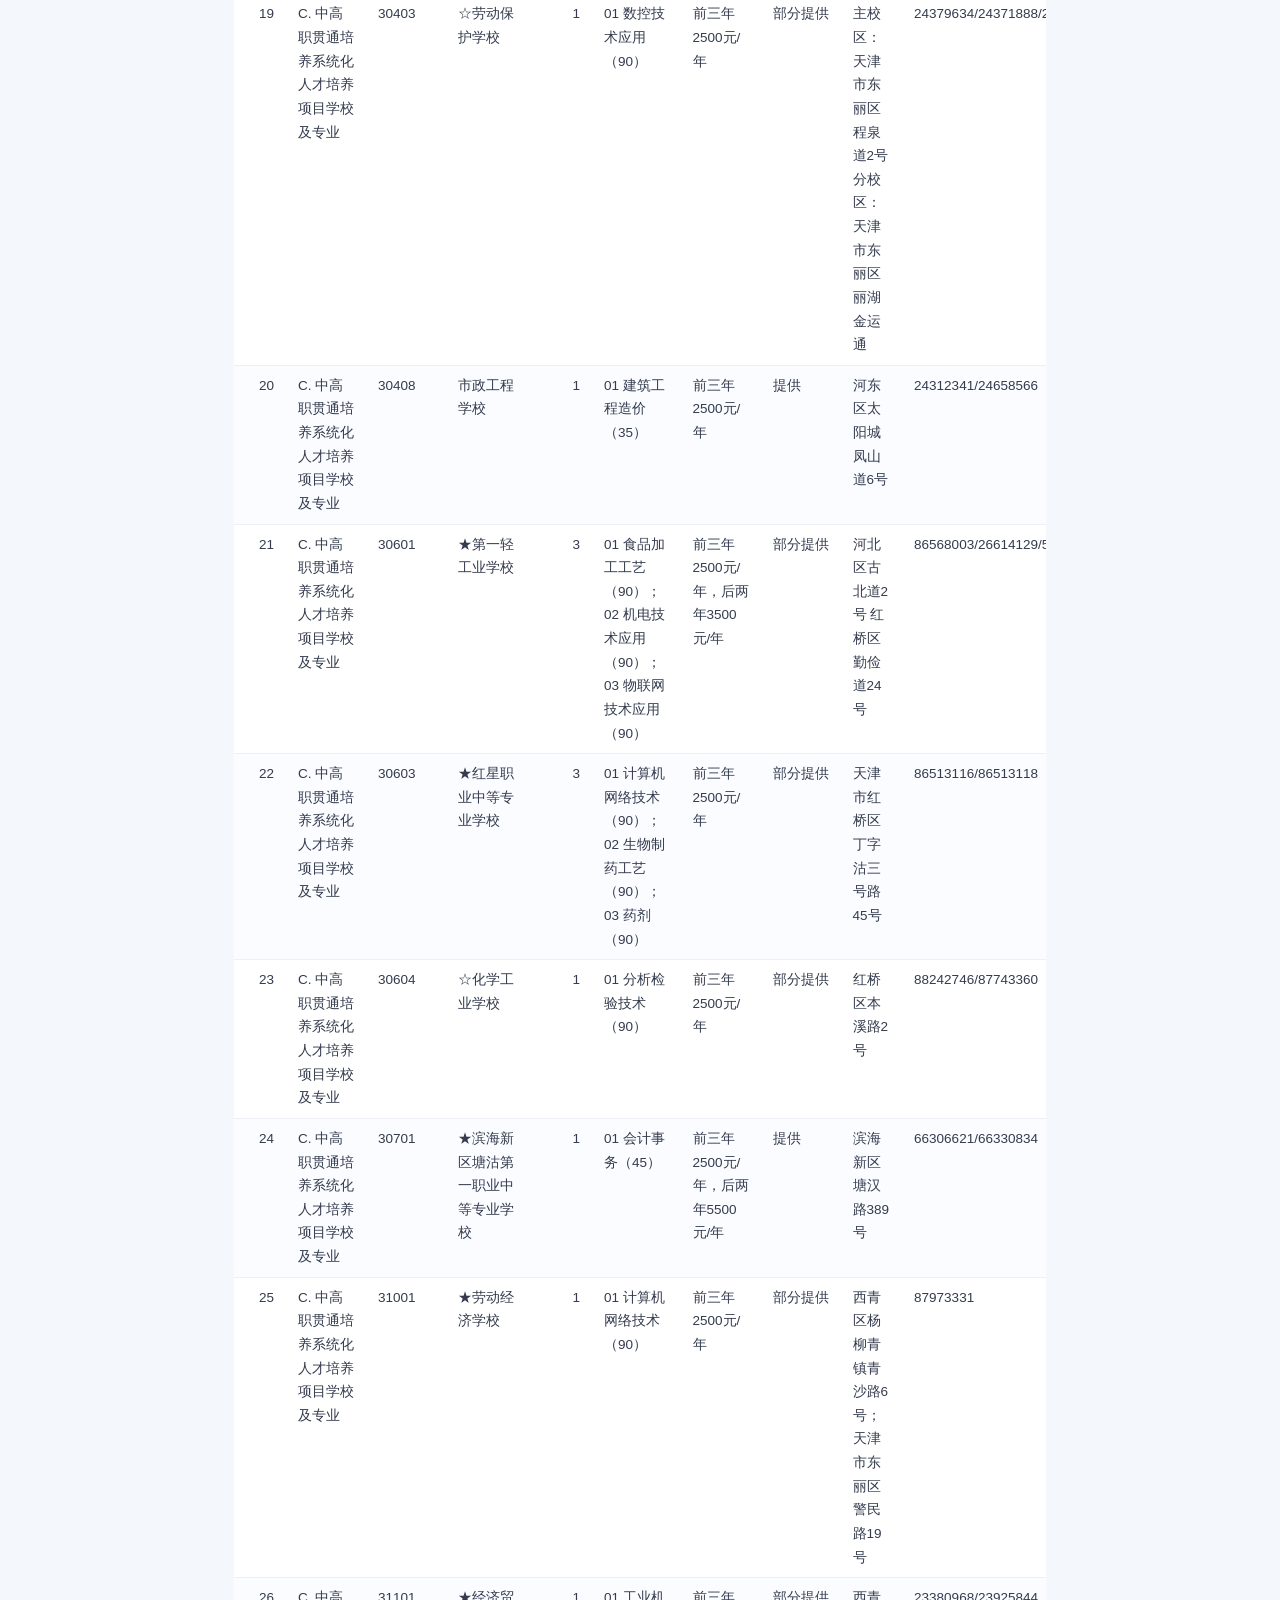
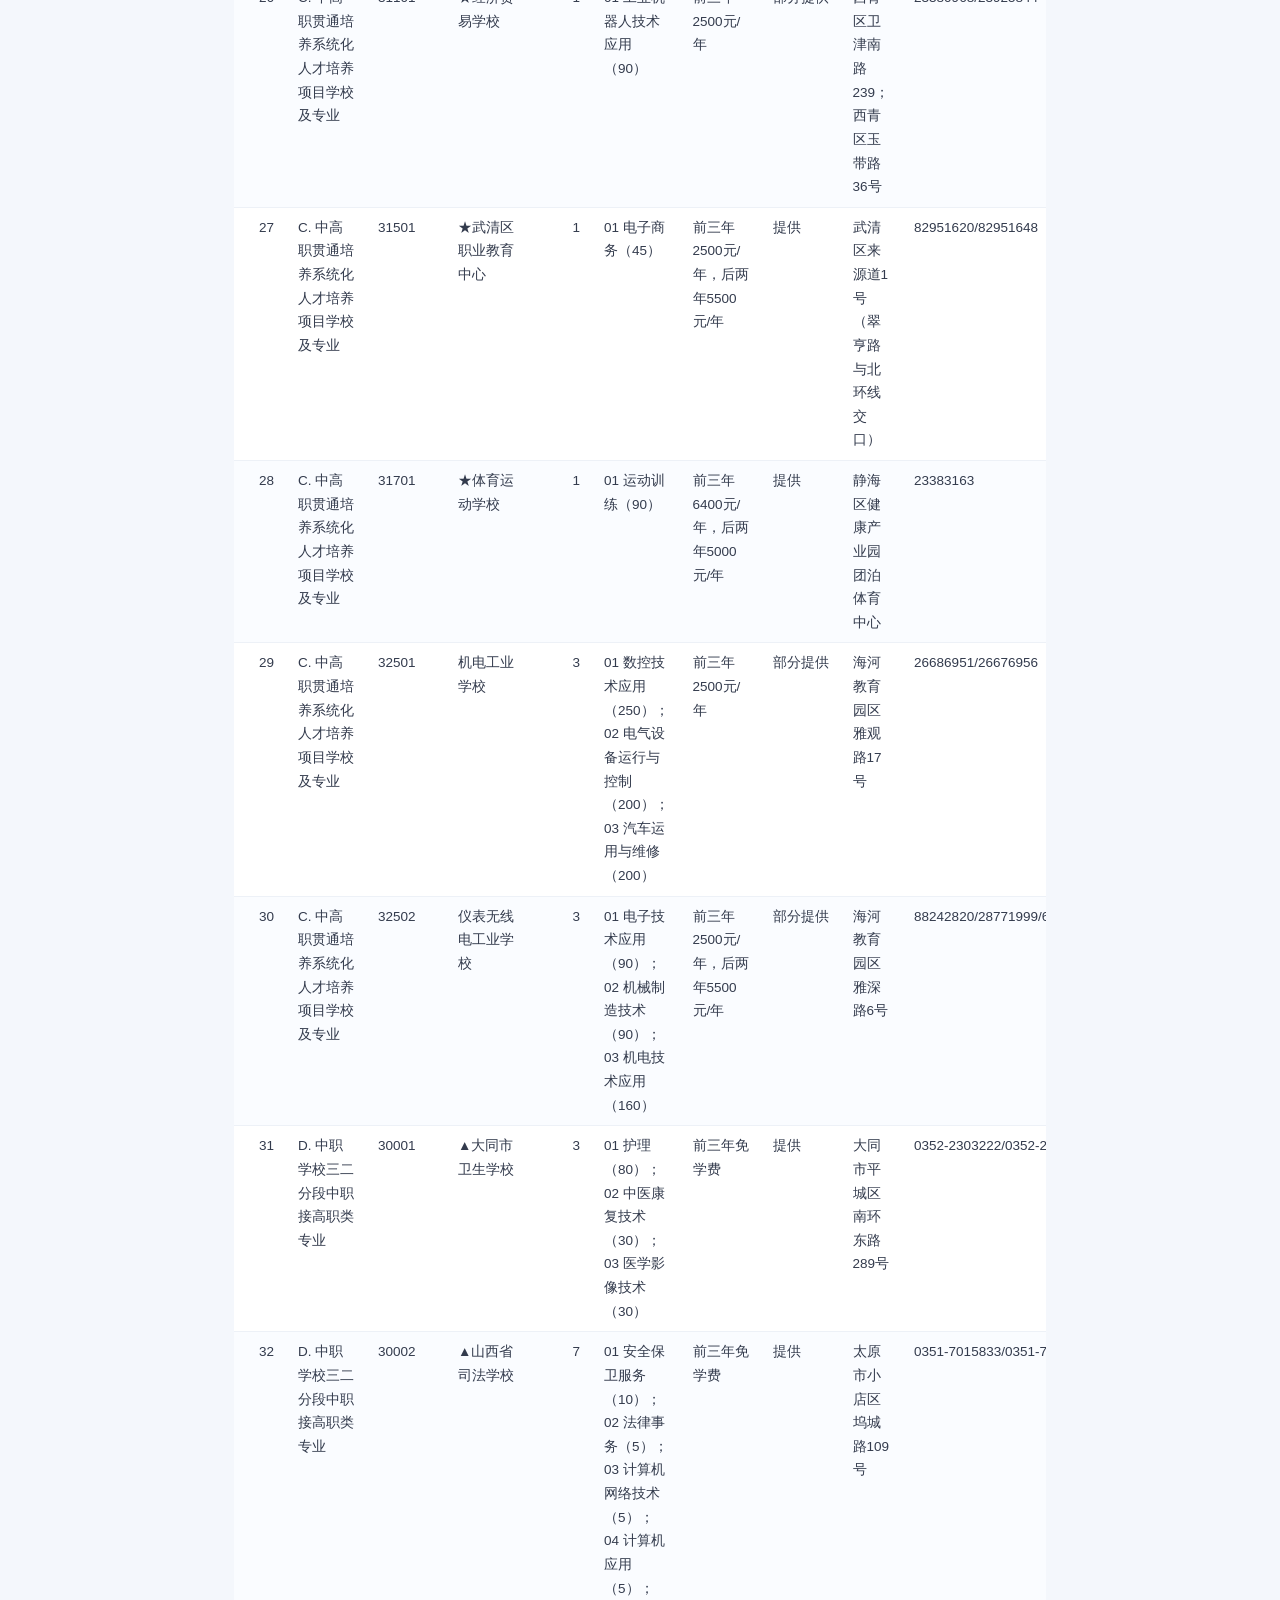
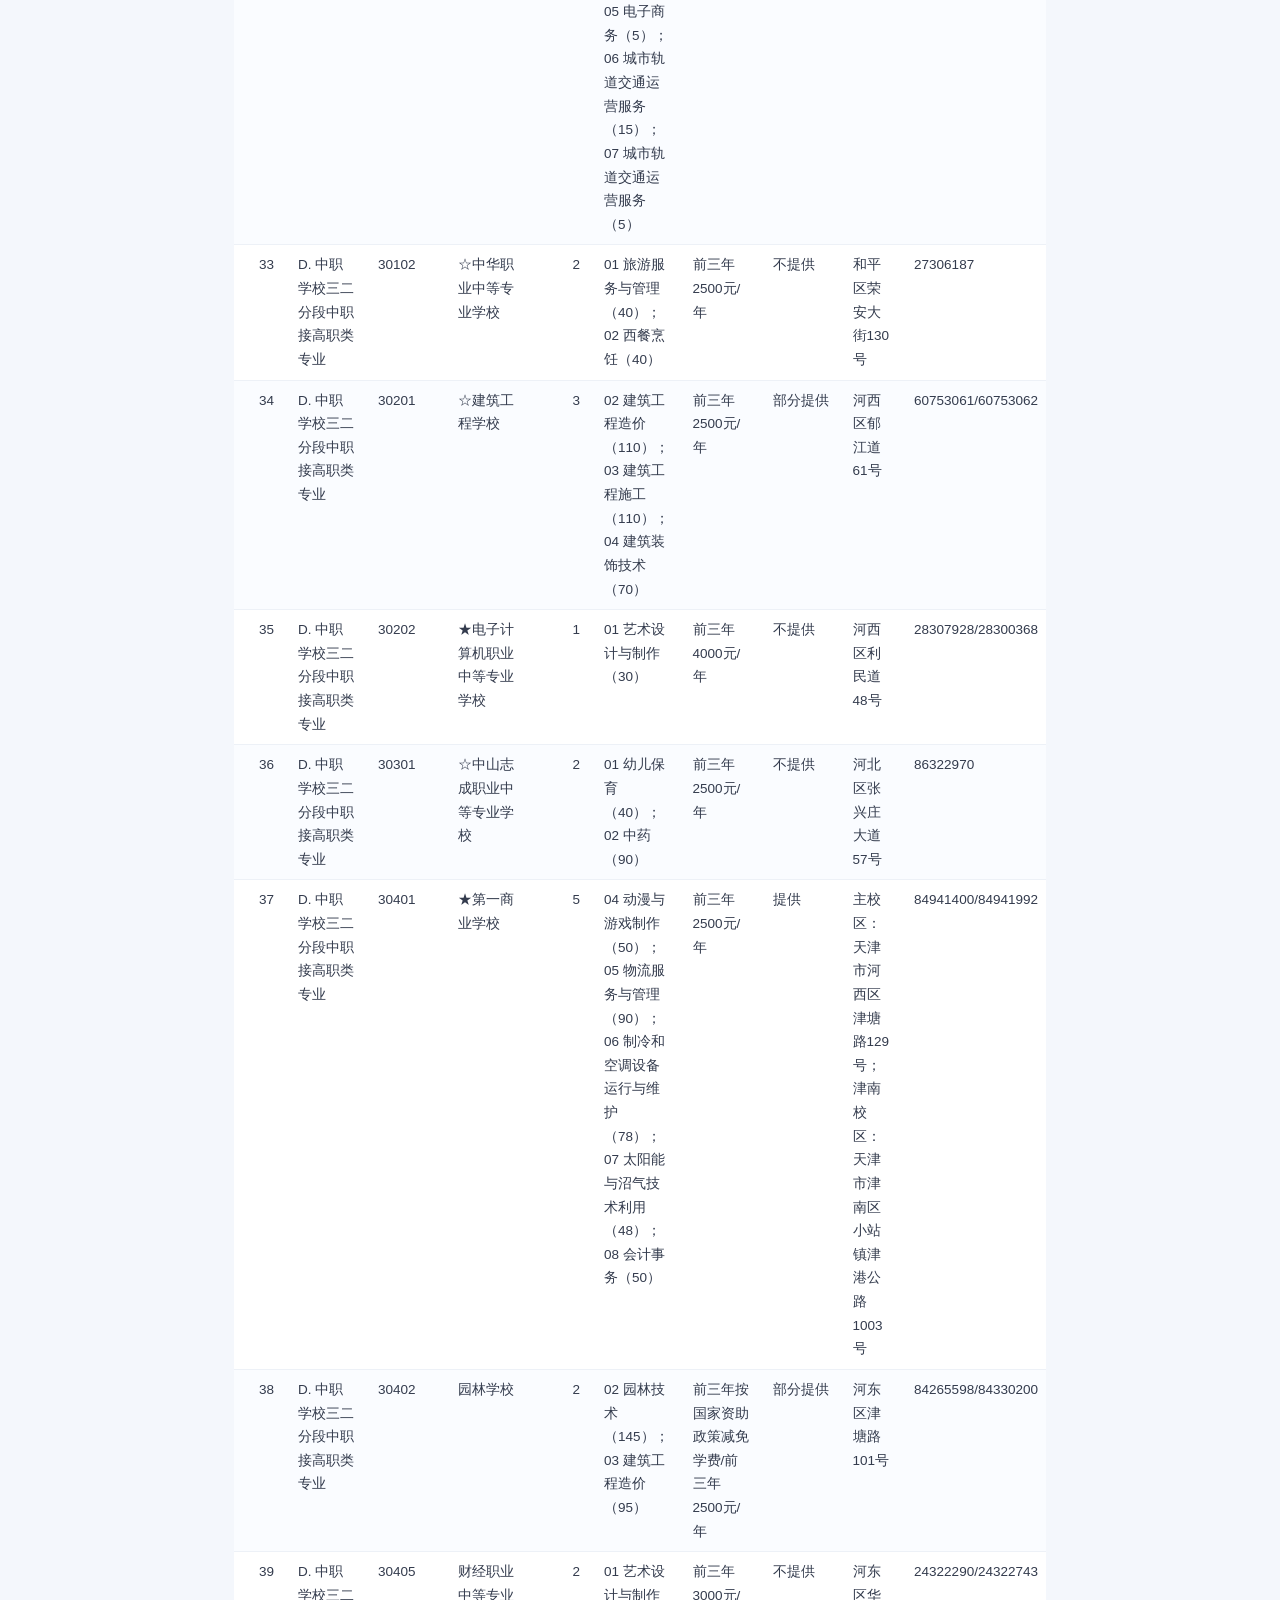
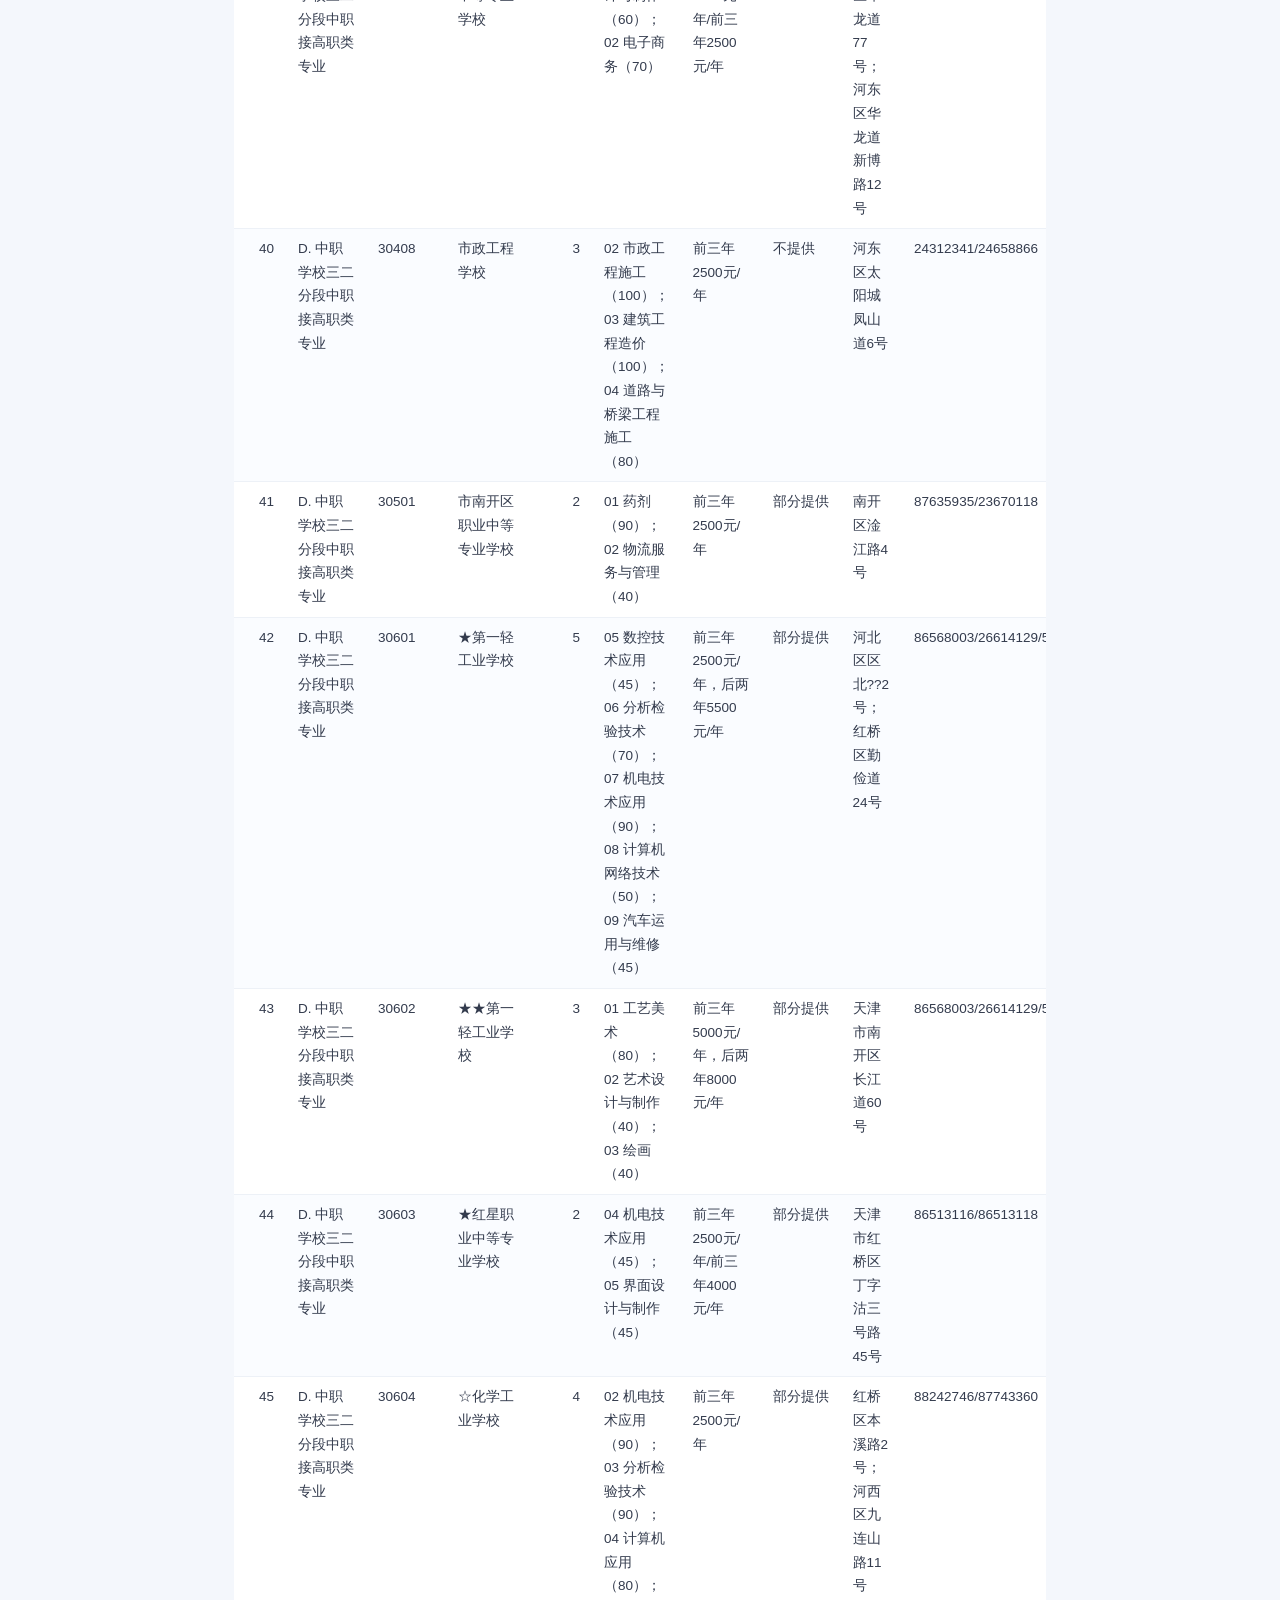
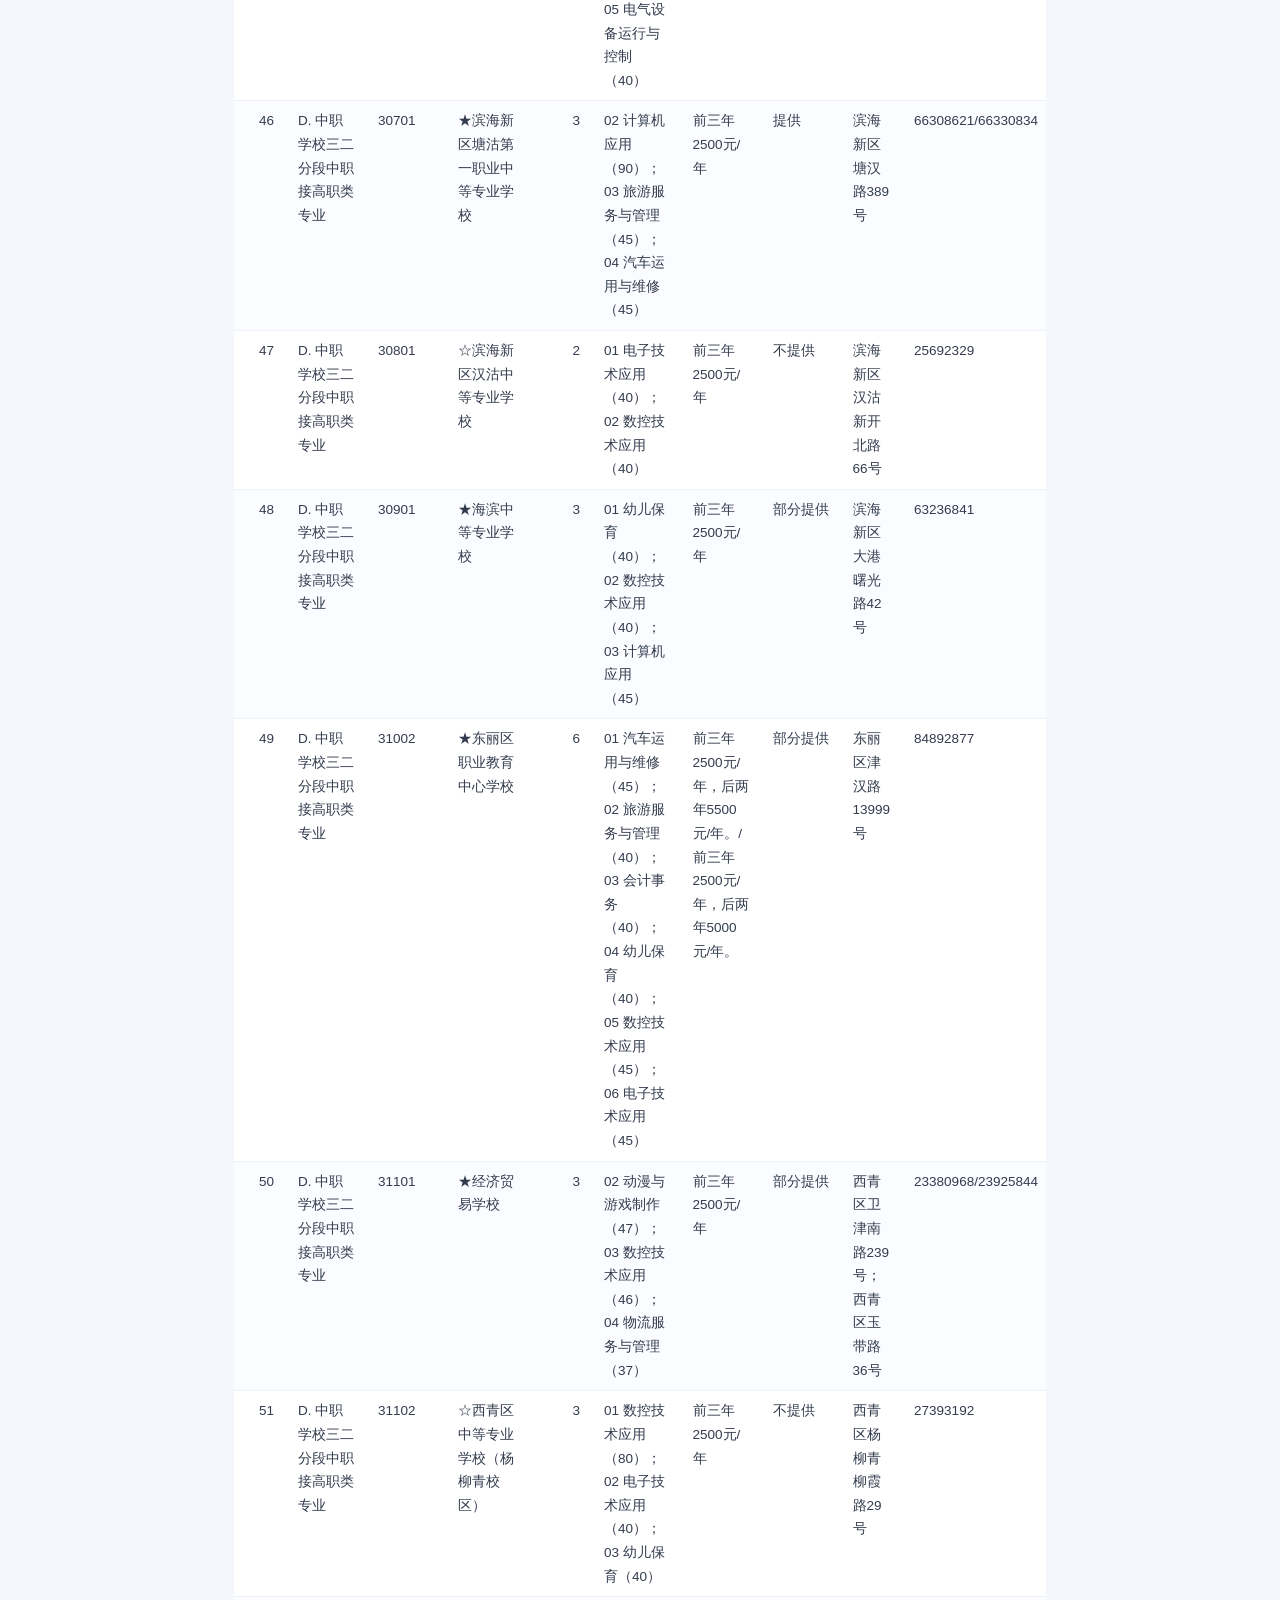
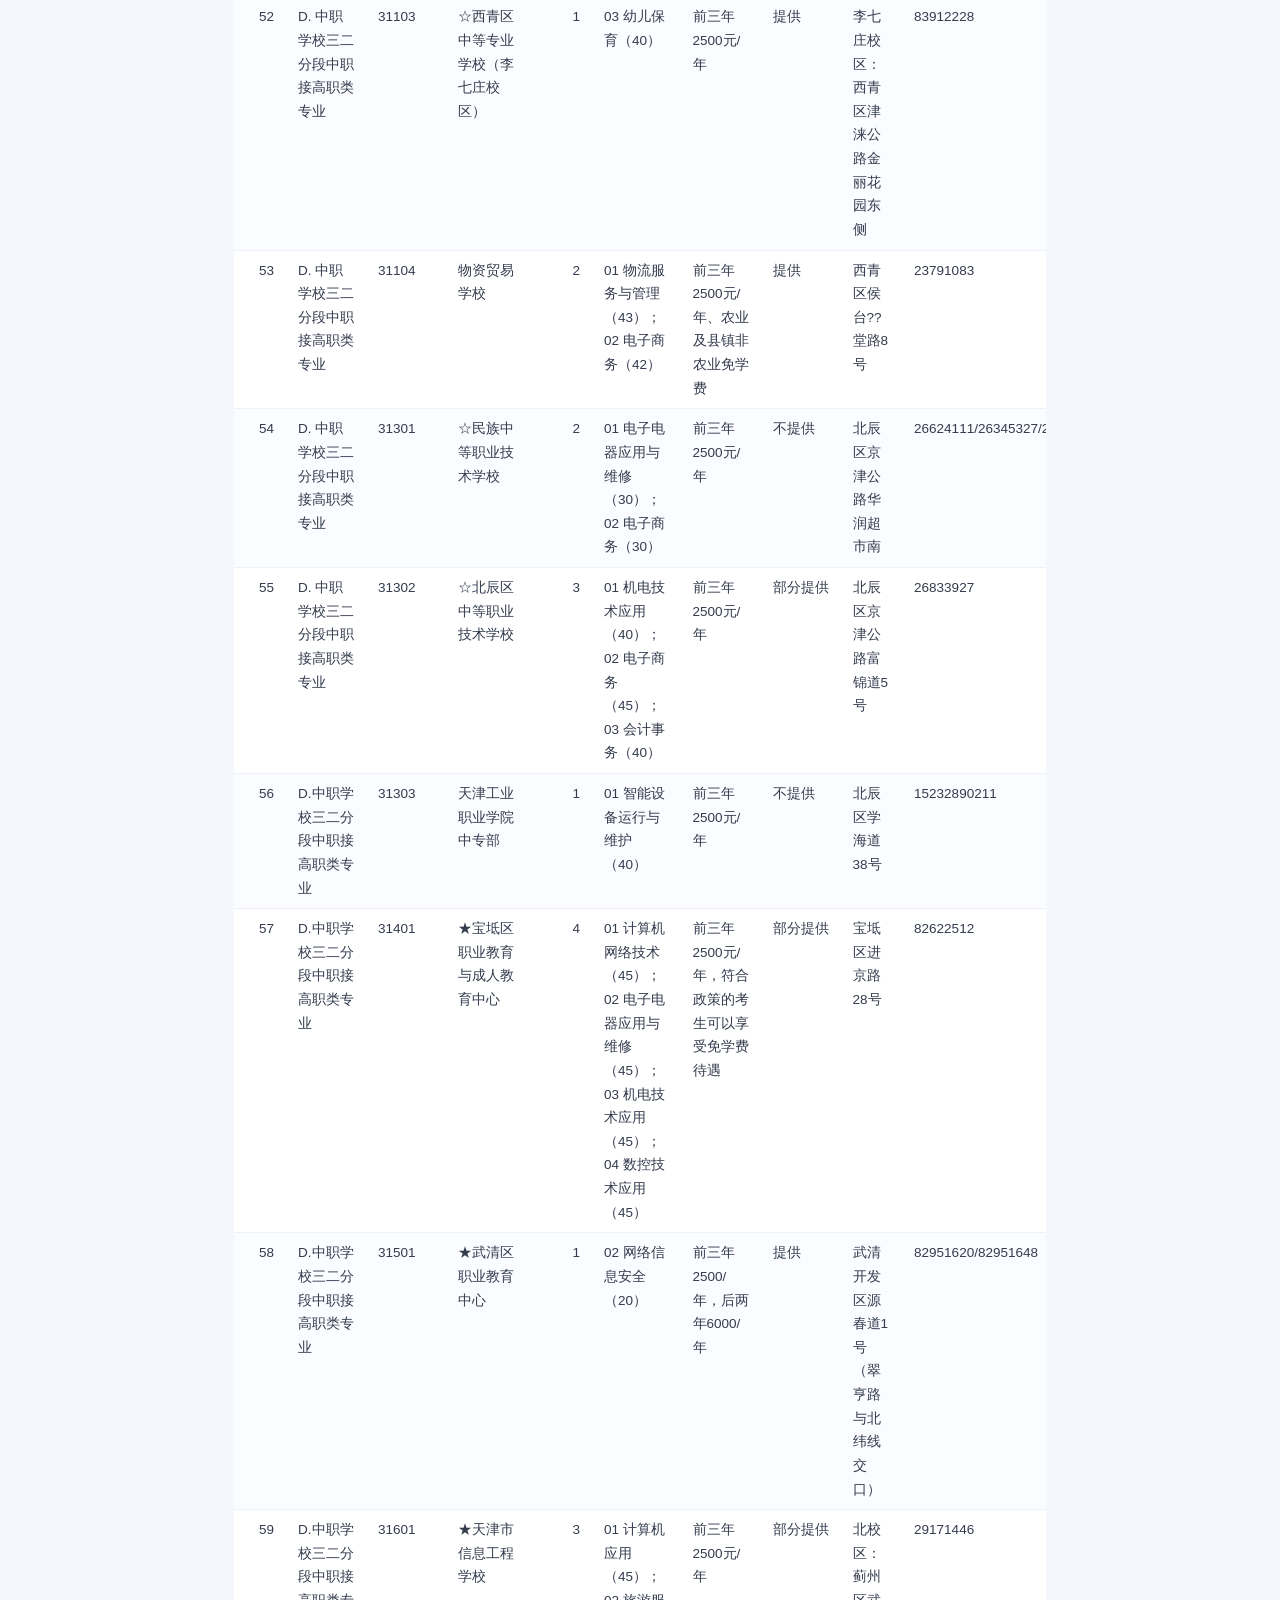
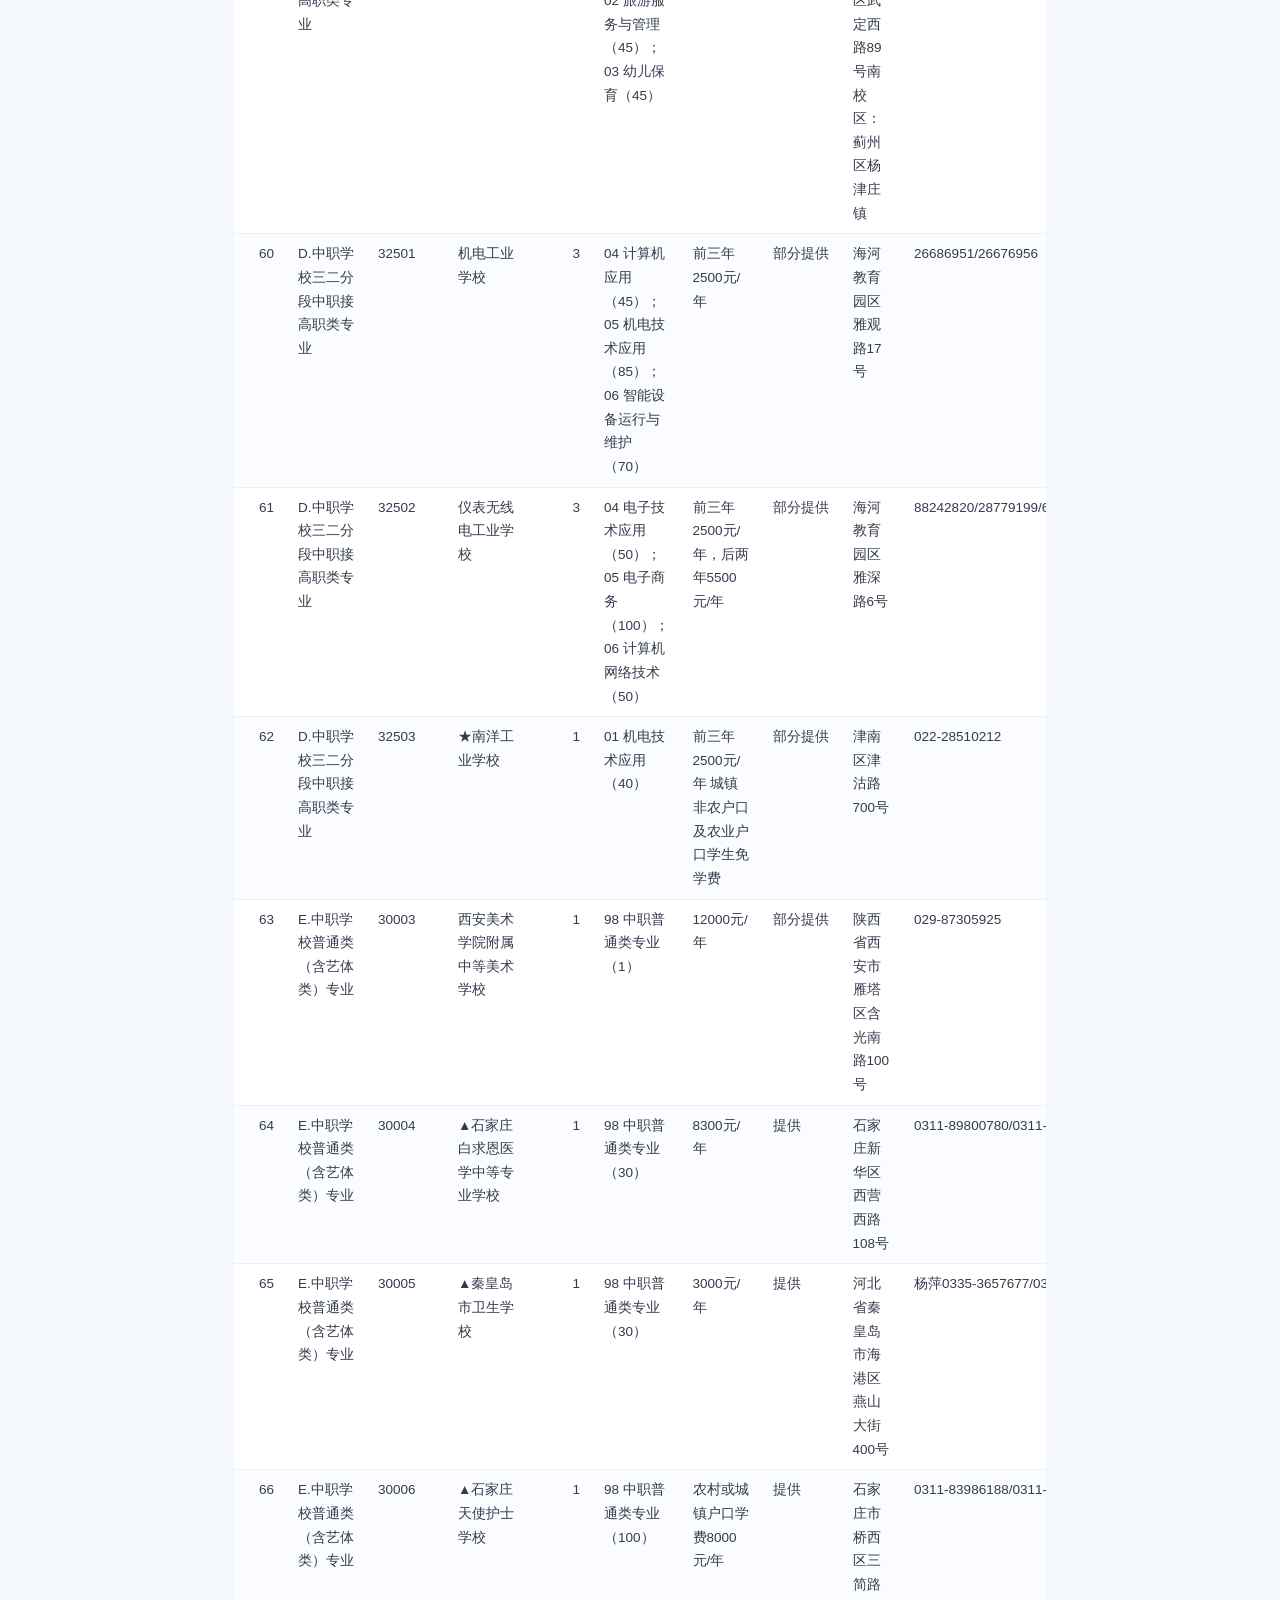
<file: assets/docs/vocational.html>
<!DOCTYPE html>
<html lang="zh-CN">
<head>
<meta charset="utf-8">
<meta name="viewport" content="width=device-width, initial-scale=1">
<title>中高职类学校招生计划</title>
<link rel="stylesheet" href="../css/doc.css">
</head>
<body>
<header class="doc-head"><div class="doc-head__inner">
<span class="doc-badge">155 所学校·类别</span>
<h1>中高职类学校招生计划</h1>
<p>五年制、三二分段、中职等招生类别、专业明细与收费标准</p>
</div></header>
<main class="doc-body">
<div class="doc-note doc-note--info">中高职类学校包括五年制高等职业教育、三二分段中职接高职、普通中专、职业高中、技工学校等类别。非本市户籍考生及往届初中毕业生按政策不能填报普通高中志愿，可报考此类学校。</div><div class="doc-table-wrap"><table><thead><tr><th class="num">序号</th><th class="">招生类别</th><th class="nowrap">学校代码</th><th class="">学校名称</th><th class="num">专业数</th><th class="">专业明细</th><th class="">学费标准</th><th class="nowrap">住宿</th><th class="">校址</th><th class="nowrap">咨询电话</th></tr></thead><tbody><tr><td class="num">1</td><td class="">A. 五年制高等职业教育学校及专业</td><td class="nowrap">20201</td><td class="">天津城市职业学院河西分院</td><td class="num">4</td><td class="">01 大数据与会计（45）；<br>02 计算机网络技术（45）；<br>03 婴幼儿托育服务与管理（45）；<br>04 智慧健康养老服务与管理（45）</td><td class="">前三年2500元/年，后两年5000元/年/前三年2500元/年，后两年5500元/年</td><td class="nowrap">不提供</td><td class="">前三年河西区利民道48号，后两年河西区徽州道31号</td><td class="nowrap">28307928</td></tr><tr><td class="num">2</td><td class="">A. 五年制高等职业教育学校及专业</td><td class="nowrap">20401</td><td class="">天津城市职业学院总院</td><td class="num">4</td><td class="">01 计算机网络技术（50）；<br>02 大数据与会计（50）；<br>03 早期教育（50）；<br>04 智慧健康养老服务与管理（50）</td><td class="">前三年2500元/年，后两年5500元/年/前三年2500元/年，后两年5000元/年</td><td class="nowrap">不提供</td><td class="">河东区真理道27号</td><td class="nowrap">26473168/26464200</td></tr><tr><td class="num">3</td><td class="">A. 五年制高等职业教育学校及专业</td><td class="nowrap">20402</td><td class="">天津城市职业学院河东分院</td><td class="num">5</td><td class="">01 大数据与会计（40）；<br>02 计算机网络技术（40）；<br>03 电气自动化技术（40）；<br>04 婴幼儿托育服务与管理（40）；<br>05 智慧健康养老服务与管理（30）</td><td class="">前三年2500元/年，后两年5000元/年/前三年2500元/年，后两年5500元/年</td><td class="nowrap">部分提供</td><td class="">河东区成林道123号</td><td class="nowrap">24122199/24155328</td></tr><tr><td class="num">4</td><td class="">A. 五年制高等职业教育学校及专业</td><td class="nowrap">20501</td><td class="">天津城市职业学院南开分院</td><td class="num">2</td><td class="">01 大数据与会计（40）；<br>02 计算机网络技术（80）</td><td class="">前三年2500元/年，后两年5000元/年/前三年2500元/年，后两年5500元/年</td><td class="nowrap">不提供</td><td class="">南开区旧津保道2号</td><td class="nowrap">27373029/27374207/27375779/27375749</td></tr><tr><td class="num">5</td><td class="">A. 五年制高等职业教育学校及专业</td><td class="nowrap">20601</td><td class="">天津城市职业学院红桥分院</td><td class="num">3</td><td class="">01 大数据与会计（40）；<br>02 计算机网络技术（40）；<br>03 婴幼儿托育服务与管理（40）</td><td class="">前三年2500元/年，后两年5000元/年/前三年2500元/年，后两年5500元/年</td><td class="nowrap">不提供</td><td class="">红桥区光荣道18号（西沽公园旁边）</td><td class="nowrap">26370379/86513245</td></tr><tr><td class="num">6</td><td class="">A. 五年制高等职业教育学校及专业</td><td class="nowrap">21101</td><td class="">天津师范大学</td><td class="num">1</td><td class="">01 学前教育（130）</td><td class="">前三年4000元/年，后两年5000元/年</td><td class="nowrap">部分提供</td><td class="">天津市南开区双峰道38号</td><td class="nowrap">022-23541338/022-27489671/022-27472913</td></tr><tr><td class="num">7</td><td class="">A. 五年制高等职业教育学校及专业</td><td class="nowrap">22501</td><td class="">天津商务职业学院</td><td class="num">1</td><td class="">01 应用法语（40）</td><td class="">前三年2500元/年，后两年5500元/年</td><td class="nowrap">提供</td><td class="">天津海河教育园区雅观路23号</td><td class="nowrap">59655460</td></tr><tr><td class="num">8</td><td class="">B. 中高职贯通培养五年一贯制项目学校及专业</td><td class="nowrap">30401</td><td class="">★第一商业学校</td><td class="num">2</td><td class="">09 电子商务（90）；<br>10 计算机网络技术（45）</td><td class="">前三年2500元/年</td><td class="nowrap">提供</td><td class="">主校区：天津市河东区津塘路129号 津南校区：天津市津南区小站镇津港公路1003号</td><td class="nowrap">84941400/84941992</td></tr><tr><td class="num">9</td><td class="">B. 中高职贯通培养五年一贯制项目学校及专业</td><td class="nowrap">30601</td><td class="">★第一轻工业学校</td><td class="num">1</td><td class="">04 电气设备运行与控制（45）</td><td class="">前三年2500元/年，后两年5000元/年</td><td class="nowrap">部分提供</td><td class="">河北区古北道2号 红桥区勤俭道24号</td><td class="nowrap">86568003/26614129/58261171-82（开放周期间）</td></tr><tr><td class="num">10</td><td class="">B. 中高职贯通培养五年一贯制项目学校及专业</td><td class="nowrap">30603</td><td class="">★红星职业中等专业学校</td><td class="num">1</td><td class="">06 中药制药（30）</td><td class="">前三年2500元/年</td><td class="nowrap">部分提供</td><td class="">天津市红桥区丁字沽三号路45号</td><td class="nowrap">86513116/86513118</td></tr><tr><td class="num">11</td><td class="">B. 中高职贯通培养五年一贯制项目学校及专业</td><td class="nowrap">30701</td><td class="">★滨海新区塘沽第一职业中等专业学校</td><td class="num">2</td><td class="">05 工业机器人技术应用（45）；<br>06 国际商务（45）</td><td class="">前三年2500元/年</td><td class="nowrap">提供</td><td class="">滨海新区塘汉路389号</td><td class="nowrap">66308621/66330834</td></tr><tr><td class="num">12</td><td class="">B. 中高职贯通培养五年一贯制项目学校及专业</td><td class="nowrap">30801</td><td class="">☆滨海新区汉沽中等专业学校</td><td class="num">1</td><td class="">03 焊接技术应用（40）</td><td class="">前三年2500元/年</td><td class="nowrap">不提供</td><td class="">滨海新区汉沽新开北路66号</td><td class="nowrap">25692329</td></tr><tr><td class="num">13</td><td class="">B. 中高职贯通培养五年一贯制项目学校及专业</td><td class="nowrap">31002</td><td class="">◆东丽区职业教育中心学校</td><td class="num">1</td><td class="">07 物流服务与管理（80）</td><td class="">前三年2500元/年，后两年5000元/年</td><td class="nowrap">部分提供</td><td class="">东丽区津汉路13999号</td><td class="nowrap">84892877</td></tr><tr><td class="num">14</td><td class="">B. 中高职贯通培养五年一贯制项目学校及专业</td><td class="nowrap">31101</td><td class="">★经济贸易学校</td><td class="num">1</td><td class="">05 电子商务（90）</td><td class="">前三年2500元/年</td><td class="nowrap">部分提供</td><td class="">西青区卫津南路239号 西青区玉带路36号</td><td class="nowrap">23380968/23925844</td></tr><tr><td class="num">15</td><td class="">B. 中高职贯通培养五年一贯制项目学校及专业</td><td class="nowrap">32501</td><td class="">机电工业学校</td><td class="num">1</td><td class="">07 计算机应用（90）</td><td class="">前三年2500元/年</td><td class="nowrap">部分提供</td><td class="">海河教育园区雅观路17号</td><td class="nowrap">26686951/26676956</td></tr><tr><td class="num">16</td><td class="">C. 中高职贯通培养系统化人才培养项目学校及专业</td><td class="nowrap">30201</td><td class="">☆建筑工程学校</td><td class="num">1</td><td class="">01 建筑工程施工（45）</td><td class="">前三年2500元/年</td><td class="nowrap">部分提供</td><td class="">河西区郁江道61号</td><td class="nowrap">60753061/60753062</td></tr><tr><td class="num">17</td><td class="">C. 中高职贯通培养系统化人才培养项目学校及专业</td><td class="nowrap">30401</td><td class="">★第一商业学校</td><td class="num">3</td><td class="">01 会计事务（90）；<br>02 制冷和空调设备运行与维护（90）；<br>03 物流服务与管理（90）</td><td class="">前三年2500元/年</td><td class="nowrap">提供</td><td class="">主校区：天津市河东区津塘路129号 津南校区：天津市津南区小站镇津港公路1003号</td><td class="nowrap">84941400/84941992</td></tr><tr><td class="num">18</td><td class="">C. 中高职贯通培养系统化人才培养项目学校及专业</td><td class="nowrap">30402</td><td class="">园林学校</td><td class="num">1</td><td class="">01 园林绿化（90）</td><td class="">前三年按国家资助政策减免学费</td><td class="nowrap">部分提供</td><td class="">河东区津塘路101号</td><td class="nowrap">84265598/84330200</td></tr><tr><td class="num">19</td><td class="">C. 中高职贯通培养系统化人才培养项目学校及专业</td><td class="nowrap">30403</td><td class="">☆劳动保护学校</td><td class="num">1</td><td class="">01 数控技术应用（90）</td><td class="">前三年2500元/年</td><td class="nowrap">部分提供</td><td class="">主校区：天津市东丽区程泉道2号 分校区：天津市东丽区丽湖金运通</td><td class="nowrap">24379634/24371888/24710498</td></tr><tr><td class="num">20</td><td class="">C. 中高职贯通培养系统化人才培养项目学校及专业</td><td class="nowrap">30408</td><td class="">市政工程学校</td><td class="num">1</td><td class="">01 建筑工程造价（35）</td><td class="">前三年2500元/年</td><td class="nowrap">提供</td><td class="">河东区太阳城凤山道6号</td><td class="nowrap">24312341/24658566</td></tr><tr><td class="num">21</td><td class="">C. 中高职贯通培养系统化人才培养项目学校及专业</td><td class="nowrap">30601</td><td class="">★第一轻工业学校</td><td class="num">3</td><td class="">01 食品加工工艺（90）；<br>02 机电技术应用（90）；<br>03 物联网技术应用（90）</td><td class="">前三年2500元/年，后两年3500元/年</td><td class="nowrap">部分提供</td><td class="">河北区古北道2号 红桥区勤俭道24号</td><td class="nowrap">86568003/26614129/58261171-82（开放周期间）</td></tr><tr><td class="num">22</td><td class="">C. 中高职贯通培养系统化人才培养项目学校及专业</td><td class="nowrap">30603</td><td class="">★红星职业中等专业学校</td><td class="num">3</td><td class="">01 计算机网络技术（90）；<br>02 生物制药工艺（90）；<br>03 药剂（90）</td><td class="">前三年2500元/年</td><td class="nowrap">部分提供</td><td class="">天津市红桥区丁字沽三号路45号</td><td class="nowrap">86513116/86513118</td></tr><tr><td class="num">23</td><td class="">C. 中高职贯通培养系统化人才培养项目学校及专业</td><td class="nowrap">30604</td><td class="">☆化学工业学校</td><td class="num">1</td><td class="">01 分析检验技术（90）</td><td class="">前三年2500元/年</td><td class="nowrap">部分提供</td><td class="">红桥区本溪路2号</td><td class="nowrap">88242746/87743360</td></tr><tr><td class="num">24</td><td class="">C. 中高职贯通培养系统化人才培养项目学校及专业</td><td class="nowrap">30701</td><td class="">★滨海新区塘沽第一职业中等专业学校</td><td class="num">1</td><td class="">01 会计事务（45）</td><td class="">前三年2500元/年，后两年5500元/年</td><td class="nowrap">提供</td><td class="">滨海新区塘汉路389号</td><td class="nowrap">66306621/66330834</td></tr><tr><td class="num">25</td><td class="">C. 中高职贯通培养系统化人才培养项目学校及专业</td><td class="nowrap">31001</td><td class="">★劳动经济学校</td><td class="num">1</td><td class="">01 计算机网络技术（90）</td><td class="">前三年2500元/年</td><td class="nowrap">部分提供</td><td class="">西青区杨柳青镇青沙路6号；天津市东丽区警民路19号</td><td class="nowrap">87973331</td></tr><tr><td class="num">26</td><td class="">C. 中高职贯通培养系统化人才培养项目学校及专业</td><td class="nowrap">31101</td><td class="">★经济贸易学校</td><td class="num">1</td><td class="">01 工业机器人技术应用（90）</td><td class="">前三年2500元/年</td><td class="nowrap">部分提供</td><td class="">西青区卫津南路239；西青区玉带路36号</td><td class="nowrap">23380968/23925844</td></tr><tr><td class="num">27</td><td class="">C. 中高职贯通培养系统化人才培养项目学校及专业</td><td class="nowrap">31501</td><td class="">★武清区职业教育中心</td><td class="num">1</td><td class="">01 电子商务（45）</td><td class="">前三年2500元/年，后两年5500元/年</td><td class="nowrap">提供</td><td class="">武清区来源道1号（翠亨路与北环线交口）</td><td class="nowrap">82951620/82951648</td></tr><tr><td class="num">28</td><td class="">C. 中高职贯通培养系统化人才培养项目学校及专业</td><td class="nowrap">31701</td><td class="">★体育运动学校</td><td class="num">1</td><td class="">01 运动训练（90）</td><td class="">前三年6400元/年，后两年5000元/年</td><td class="nowrap">提供</td><td class="">静海区健康产业园团泊体育中心</td><td class="nowrap">23383163</td></tr><tr><td class="num">29</td><td class="">C. 中高职贯通培养系统化人才培养项目学校及专业</td><td class="nowrap">32501</td><td class="">机电工业学校</td><td class="num">3</td><td class="">01 数控技术应用（250）；<br>02 电气设备运行与控制（200）；<br>03 汽车运用与维修（200）</td><td class="">前三年2500元/年</td><td class="nowrap">部分提供</td><td class="">海河教育园区雅观路17号</td><td class="nowrap">26686951/26676956</td></tr><tr><td class="num">30</td><td class="">C. 中高职贯通培养系统化人才培养项目学校及专业</td><td class="nowrap">32502</td><td class="">仪表无线电工业学校</td><td class="num">3</td><td class="">01 电子技术应用（90）；<br>02 机械制造技术（90）；<br>03 机电技术应用（160）</td><td class="">前三年2500元/年，后两年5500元/年</td><td class="nowrap">部分提供</td><td class="">海河教育园区雅深路6号</td><td class="nowrap">88242820/28771999/60751963/60761963</td></tr><tr><td class="num">31</td><td class="">D. 中职学校三二分段中职接高职类专业</td><td class="nowrap">30001</td><td class="">▲大同市卫生学校</td><td class="num">3</td><td class="">01 护理（80）；<br>02 中医康复技术（30）；<br>03 医学影像技术（30）</td><td class="">前三年免学费</td><td class="nowrap">提供</td><td class="">大同市平城区南环东路289号</td><td class="nowrap">0352-2303222/0352-2303111/袁老师 1843461075/祝老师 13835289569</td></tr><tr><td class="num">32</td><td class="">D. 中职学校三二分段中职接高职类专业</td><td class="nowrap">30002</td><td class="">▲山西省司法学校</td><td class="num">7</td><td class="">01 安全保卫服务（10）；<br>02 法律事务（5）；<br>03 计算机网络技术（5）；<br>04 计算机应用（5）；<br>05 电子商务（5）；<br>06 城市轨道交通运营服务（15）；<br>07 城市轨道交通运营服务（5）</td><td class="">前三年免学费</td><td class="nowrap">提供</td><td class="">太原市小店区坞城路109号</td><td class="nowrap">0351-7015833/0351-7015222</td></tr><tr><td class="num">33</td><td class="">D. 中职学校三二分段中职接高职类专业</td><td class="nowrap">30102</td><td class="">☆中华职业中等专业学校</td><td class="num">2</td><td class="">01 旅游服务与管理（40）；<br>02 西餐烹饪（40）</td><td class="">前三年2500元/年</td><td class="nowrap">不提供</td><td class="">和平区荣安大街130号</td><td class="nowrap">27306187</td></tr><tr><td class="num">34</td><td class="">D. 中职学校三二分段中职接高职类专业</td><td class="nowrap">30201</td><td class="">☆建筑工程学校</td><td class="num">3</td><td class="">02 建筑工程造价（110）；<br>03 建筑工程施工（110）；<br>04 建筑装饰技术（70）</td><td class="">前三年2500元/年</td><td class="nowrap">部分提供</td><td class="">河西区郁江道61号</td><td class="nowrap">60753061/60753062</td></tr><tr><td class="num">35</td><td class="">D. 中职学校三二分段中职接高职类专业</td><td class="nowrap">30202</td><td class="">★电子计算机职业中等专业学校</td><td class="num">1</td><td class="">01 艺术设计与制作（30）</td><td class="">前三年4000元/年</td><td class="nowrap">不提供</td><td class="">河西区利民道48号</td><td class="nowrap">28307928/28300368</td></tr><tr><td class="num">36</td><td class="">D. 中职学校三二分段中职接高职类专业</td><td class="nowrap">30301</td><td class="">☆中山志成职业中等专业学校</td><td class="num">2</td><td class="">01 幼儿保育（40）；<br>02 中药（90）</td><td class="">前三年2500元/年</td><td class="nowrap">不提供</td><td class="">河北区张兴庄大道57号</td><td class="nowrap">86322970</td></tr><tr><td class="num">37</td><td class="">D. 中职学校三二分段中职接高职类专业</td><td class="nowrap">30401</td><td class="">★第一商业学校</td><td class="num">5</td><td class="">04 动漫与游戏制作（50）；<br>05 物流服务与管理（90）；<br>06 制冷和空调设备运行与维护（78）；<br>07 太阳能与沼气技术利用（48）；<br>08 会计事务（50）</td><td class="">前三年2500元/年</td><td class="nowrap">提供</td><td class="">主校区：天津市河西区津塘路129号；津南校区：天津市津南区小站镇津港公路1003号</td><td class="nowrap">84941400/84941992</td></tr><tr><td class="num">38</td><td class="">D. 中职学校三二分段中职接高职类专业</td><td class="nowrap">30402</td><td class="">园林学校</td><td class="num">2</td><td class="">02 园林技术（145）；<br>03 建筑工程造价（95）</td><td class="">前三年按国家资助政策减免学费/前三年2500元/年</td><td class="nowrap">部分提供</td><td class="">河东区津塘路101号</td><td class="nowrap">84265598/84330200</td></tr><tr><td class="num">39</td><td class="">D. 中职学校三二分段中职接高职类专业</td><td class="nowrap">30405</td><td class="">财经职业中等专业学校</td><td class="num">2</td><td class="">01 艺术设计与制作（60）；<br>02 电子商务（70）</td><td class="">前三年3000元/年/前三年2500元/年</td><td class="nowrap">不提供</td><td class="">河东区华龙道77号；河东区华龙道新博路12号</td><td class="nowrap">24322290/24322743</td></tr><tr><td class="num">40</td><td class="">D. 中职学校三二分段中职接高职类专业</td><td class="nowrap">30408</td><td class="">市政工程学校</td><td class="num">3</td><td class="">02 市政工程施工（100）；<br>03 建筑工程造价（100）；<br>04 道路与桥梁工程施工（80）</td><td class="">前三年2500元/年</td><td class="nowrap">不提供</td><td class="">河东区太阳城凤山道6号</td><td class="nowrap">24312341/24658866</td></tr><tr><td class="num">41</td><td class="">D. 中职学校三二分段中职接高职类专业</td><td class="nowrap">30501</td><td class="">市南开区职业中等专业学校</td><td class="num">2</td><td class="">01 药剂（90）；<br>02 物流服务与管理（40）</td><td class="">前三年2500元/年</td><td class="nowrap">部分提供</td><td class="">南开区淦江路4号</td><td class="nowrap">87635935/23670118</td></tr><tr><td class="num">42</td><td class="">D. 中职学校三二分段中职接高职类专业</td><td class="nowrap">30601</td><td class="">★第一轻工业学校</td><td class="num">5</td><td class="">05 数控技术应用（45）；<br>06 分析检验技术（70）；<br>07 机电技术应用（90）；<br>08 计算机网络技术（50）；<br>09 汽车运用与维修（45）</td><td class="">前三年2500元/年，后两年5500元/年</td><td class="nowrap">部分提供</td><td class="">河北区区北??2号；红桥区勤俭道24号</td><td class="nowrap">86568003/26614129/58261171-82（开放周期）</td></tr><tr><td class="num">43</td><td class="">D. 中职学校三二分段中职接高职类专业</td><td class="nowrap">30602</td><td class="">★★第一轻工业学校</td><td class="num">3</td><td class="">01 工艺美术（80）；<br>02 艺术设计与制作（40）；<br>03 绘画（40）</td><td class="">前三年5000元/年，后两年8000元/年</td><td class="nowrap">部分提供</td><td class="">天津市南开区长江道60号</td><td class="nowrap">86568003/26614129/58261171-82（开放周期）</td></tr><tr><td class="num">44</td><td class="">D. 中职学校三二分段中职接高职类专业</td><td class="nowrap">30603</td><td class="">★红星职业中等专业学校</td><td class="num">2</td><td class="">04 机电技术应用（45）；<br>05 界面设计与制作（45）</td><td class="">前三年2500元/年/前三年4000元/年</td><td class="nowrap">部分提供</td><td class="">天津市红桥区丁字沽三号路45号</td><td class="nowrap">86513116/86513118</td></tr><tr><td class="num">45</td><td class="">D. 中职学校三二分段中职接高职类专业</td><td class="nowrap">30604</td><td class="">☆化学工业学校</td><td class="num">4</td><td class="">02 机电技术应用（90）；<br>03 分析检验技术（90）；<br>04 计算机应用（80）；<br>05 电气设备运行与控制（40）</td><td class="">前三年2500元/年</td><td class="nowrap">部分提供</td><td class="">红桥区本溪路2号；河西区九连山路11号</td><td class="nowrap">88242746/87743360</td></tr><tr><td class="num">46</td><td class="">D. 中职学校三二分段中职接高职类专业</td><td class="nowrap">30701</td><td class="">★滨海新区塘沽第一职业中等专业学校</td><td class="num">3</td><td class="">02 计算机应用（90）；<br>03 旅游服务与管理（45）；<br>04 汽车运用与维修（45）</td><td class="">前三年2500元/年</td><td class="nowrap">提供</td><td class="">滨海新区塘汉路389号</td><td class="nowrap">66308621/66330834</td></tr><tr><td class="num">47</td><td class="">D. 中职学校三二分段中职接高职类专业</td><td class="nowrap">30801</td><td class="">☆滨海新区汉沽中等专业学校</td><td class="num">2</td><td class="">01 电子技术应用（40）；<br>02 数控技术应用（40）</td><td class="">前三年2500元/年</td><td class="nowrap">不提供</td><td class="">滨海新区汉沽新开北路66号</td><td class="nowrap">25692329</td></tr><tr><td class="num">48</td><td class="">D. 中职学校三二分段中职接高职类专业</td><td class="nowrap">30901</td><td class="">★海滨中等专业学校</td><td class="num">3</td><td class="">01 幼儿保育（40）；<br>02 数控技术应用（40）；<br>03 计算机应用（45）</td><td class="">前三年2500元/年</td><td class="nowrap">部分提供</td><td class="">滨海新区大港曙光路42号</td><td class="nowrap">63236841</td></tr><tr><td class="num">49</td><td class="">D. 中职学校三二分段中职接高职类专业</td><td class="nowrap">31002</td><td class="">★东丽区职业教育中心学校</td><td class="num">6</td><td class="">01 汽车运用与维修（45）；<br>02 旅游服务与管理（40）；<br>03 会计事务（40）；<br>04 幼儿保育（40）；<br>05 数控技术应用（45）；<br>06 电子技术应用（45）</td><td class="">前三年2500元/年，后两年5500元/年。/前三年2500元/年，后两年5000元/年。</td><td class="nowrap">部分提供</td><td class="">东丽区津汉路13999号</td><td class="nowrap">84892877</td></tr><tr><td class="num">50</td><td class="">D. 中职学校三二分段中职接高职类专业</td><td class="nowrap">31101</td><td class="">★经济贸易学校</td><td class="num">3</td><td class="">02 动漫与游戏制作（47）；<br>03 数控技术应用（46）；<br>04 物流服务与管理（37）</td><td class="">前三年2500元/年</td><td class="nowrap">部分提供</td><td class="">西青区卫津南路239号；西青区玉带路36号</td><td class="nowrap">23380968/23925844</td></tr><tr><td class="num">51</td><td class="">D. 中职学校三二分段中职接高职类专业</td><td class="nowrap">31102</td><td class="">☆西青区中等专业学校（杨柳青校区）</td><td class="num">3</td><td class="">01 数控技术应用（80）；<br>02 电子技术应用（40）；<br>03 幼儿保育（40）</td><td class="">前三年2500元/年</td><td class="nowrap">不提供</td><td class="">西青区杨柳青柳霞路29号</td><td class="nowrap">27393192</td></tr><tr><td class="num">52</td><td class="">D. 中职学校三二分段中职接高职类专业</td><td class="nowrap">31103</td><td class="">☆西青区中等专业学校（李七庄校区）</td><td class="num">1</td><td class="">03 幼儿保育（40）</td><td class="">前三年2500元/年</td><td class="nowrap">提供</td><td class="">李七庄校区：西青区津涞公路金丽花园东侧</td><td class="nowrap">83912228</td></tr><tr><td class="num">53</td><td class="">D. 中职学校三二分段中职接高职类专业</td><td class="nowrap">31104</td><td class="">物资贸易学校</td><td class="num">2</td><td class="">01 物流服务与管理（43）；<br>02 电子商务（42）</td><td class="">前三年2500元/年、农业及县镇非农业免学费</td><td class="nowrap">提供</td><td class="">西青区侯台??堂路8号</td><td class="nowrap">23791083</td></tr><tr><td class="num">54</td><td class="">D. 中职学校三二分段中职接高职类专业</td><td class="nowrap">31301</td><td class="">☆民族中等职业技术学校</td><td class="num">2</td><td class="">01 电子电器应用与维修（30）；<br>02 电子商务（30）</td><td class="">前三年2500元/年</td><td class="nowrap">不提供</td><td class="">北辰区京津公路华润超市南</td><td class="nowrap">26624111/26345327/26344457/26148113</td></tr><tr><td class="num">55</td><td class="">D. 中职学校三二分段中职接高职类专业</td><td class="nowrap">31302</td><td class="">☆北辰区中等职业技术学校</td><td class="num">3</td><td class="">01 机电技术应用（40）；<br>02 电子商务（45）；<br>03 会计事务（40）</td><td class="">前三年2500元/年</td><td class="nowrap">部分提供</td><td class="">北辰区京津公路富锦道5号</td><td class="nowrap">26833927</td></tr><tr><td class="num">56</td><td class="">D.中职学校三二分段中职接高职类专业</td><td class="nowrap">31303</td><td class="">天津工业职业学院中专部</td><td class="num">1</td><td class="">01 智能设备运行与维护（40）</td><td class="">前三年2500元/年</td><td class="nowrap">不提供</td><td class="">北辰区学海道38号</td><td class="nowrap">15232890211</td></tr><tr><td class="num">57</td><td class="">D.中职学校三二分段中职接高职类专业</td><td class="nowrap">31401</td><td class="">★宝坻区职业教育与成人教育中心</td><td class="num">4</td><td class="">01 计算机网络技术（45）；<br>02 电子电器应用与维修（45）；<br>03 机电技术应用（45）；<br>04 数控技术应用（45）</td><td class="">前三年2500元/年，符合政策的考生可以享受免学费待遇</td><td class="nowrap">部分提供</td><td class="">宝坻区进京路28号</td><td class="nowrap">82622512</td></tr><tr><td class="num">58</td><td class="">D.中职学校三二分段中职接高职类专业</td><td class="nowrap">31501</td><td class="">★武清区职业教育中心</td><td class="num">1</td><td class="">02 网络信息安全（20）</td><td class="">前三年2500/年，后两年6000/年</td><td class="nowrap">提供</td><td class="">武清开发区源春道1号（翠亨路与北纬线交口）</td><td class="nowrap">82951620/82951648</td></tr><tr><td class="num">59</td><td class="">D.中职学校三二分段中职接高职类专业</td><td class="nowrap">31601</td><td class="">★天津市信息工程学校</td><td class="num">3</td><td class="">01 计算机应用（45）；<br>02 旅游服务与管理（45）；<br>03 幼儿保育（45）</td><td class="">前三年2500元/年</td><td class="nowrap">部分提供</td><td class="">北校区：蓟州区武定西路89号南校区：蓟州区杨津庄镇</td><td class="nowrap">29171446</td></tr><tr><td class="num">60</td><td class="">D.中职学校三二分段中职接高职类专业</td><td class="nowrap">32501</td><td class="">机电工业学校</td><td class="num">3</td><td class="">04 计算机应用（45）；<br>05 机电技术应用（85）；<br>06 智能设备运行与维护（70）</td><td class="">前三年2500元/年</td><td class="nowrap">部分提供</td><td class="">海河教育园区雅观路17号</td><td class="nowrap">26686951/26676956</td></tr><tr><td class="num">61</td><td class="">D.中职学校三二分段中职接高职类专业</td><td class="nowrap">32502</td><td class="">仪表无线电工业学校</td><td class="num">3</td><td class="">04 电子技术应用（50）；<br>05 电子商务（100）；<br>06 计算机网络技术（50）</td><td class="">前三年2500元/年，后两年5500元/年</td><td class="nowrap">部分提供</td><td class="">海河教育园区雅深路6号</td><td class="nowrap">88242820/28779199/60751963/60761963</td></tr><tr><td class="num">62</td><td class="">D.中职学校三二分段中职接高职类专业</td><td class="nowrap">32503</td><td class="">★南洋工业学校</td><td class="num">1</td><td class="">01 机电技术应用（40）</td><td class="">前三年2500元/年 城镇非农户口及农业户口学生免学费</td><td class="nowrap">部分提供</td><td class="">津南区津沽路700号</td><td class="nowrap">022-28510212</td></tr><tr><td class="num">63</td><td class="">E.中职学校普通类（含艺体类）专业</td><td class="nowrap">30003</td><td class="">西安美术学院附属中等美术学校</td><td class="num">1</td><td class="">98 中职普通类专业（1）</td><td class="">12000元/年</td><td class="nowrap">部分提供</td><td class="">陕西省西安市雁塔区含光南路100号</td><td class="nowrap">029-87305925</td></tr><tr><td class="num">64</td><td class="">E.中职学校普通类（含艺体类）专业</td><td class="nowrap">30004</td><td class="">▲石家庄白求恩医学中等专业学校</td><td class="num">1</td><td class="">98 中职普通类专业（30）</td><td class="">8300元/年</td><td class="nowrap">提供</td><td class="">石家庄新华区西营西路108号</td><td class="nowrap">0311-89800780/0311-89800790</td></tr><tr><td class="num">65</td><td class="">E.中职学校普通类（含艺体类）专业</td><td class="nowrap">30005</td><td class="">▲秦皇岛市卫生学校</td><td class="num">1</td><td class="">98 中职普通类专业（30）</td><td class="">3000元/年</td><td class="nowrap">提供</td><td class="">河北省秦皇岛市海港区燕山大街400号</td><td class="nowrap">杨萍0335-3657677/0335-3657123</td></tr><tr><td class="num">66</td><td class="">E.中职学校普通类（含艺体类）专业</td><td class="nowrap">30006</td><td class="">▲石家庄天使护士学校</td><td class="num">1</td><td class="">98 中职普通类专业（100）</td><td class="">农村或城镇户口学费8000元/年</td><td class="nowrap">提供</td><td class="">石家庄市桥西区三简路28号</td><td class="nowrap">0311-83986188/0311-83986189/13653116073</td></tr><tr><td class="num">67</td><td class="">E.中职学校普通类（含艺体类）专业</td><td class="nowrap">30007</td><td class="">▲沧州市工商职业学校</td><td class="num">1</td><td class="">98 中职普通类专业（90）</td><td class="">5800-8800元/年</td><td class="nowrap">提供</td><td class="">沧州市高新区国风大道12号</td><td class="nowrap">19031575449（梁老师）/19031575446（何老师）/13920897924（陈老师）</td></tr><tr><td class="num">68</td><td class="">E.中职学校普通类（含艺体类）专业</td><td class="nowrap">30008</td><td class="">▲青岛北方航空职业学校</td><td class="num">1</td><td class="">98 中职普通类专业（100）</td><td class="">8800-9800元/年</td><td class="nowrap">提供</td><td class="">山东省青岛市莱西市店埠镇兴店路156号</td><td class="nowrap">彭老师18649222105/卢老师15022123240/张老师15320073252</td></tr><tr><td class="num">69</td><td class="">E.中职学校普通类（含艺体类）专业</td><td class="nowrap">30009</td><td class="">▲沧州渤海中等专业学校</td><td class="num">1</td><td class="">98 中职普通类专业（90）</td><td class="">农业户口5000元/年 城市非农业户口7000/年</td><td class="nowrap">提供</td><td class="">河北省沧州市经济开发区兴业路15号</td><td class="nowrap">赵俊/0317-3091668/13730576878/13080473666</td></tr><tr><td class="num">70</td><td class="">E.中职学校普通类（含艺体类）专业</td><td class="nowrap">30102</td><td class="">☆中华职业中等专业学校</td><td class="num">1</td><td class="">98 中职普通类专业（176）</td><td class="">2500元/年</td><td class="nowrap">不提供</td><td class="">和平区荣安大街130号</td><td class="nowrap">27306187</td></tr><tr><td class="num">71</td><td class="">E.中职学校普通类（含艺体类）专业</td><td class="nowrap">30201</td><td class="">☆建筑工程学校</td><td class="num">1</td><td class="">98 中职普通类专业（300）</td><td class="">2500元/年</td><td class="nowrap">部分提供</td><td class="">河西区郁江道61号</td><td class="nowrap">60753061/60753062</td></tr><tr><td class="num">72</td><td class="">E.中职学校普通类（含艺体类）专业</td><td class="nowrap">30202</td><td class="">★电子计算机职业中等专业学校</td><td class="num">1</td><td class="">98 中职普通类专业（110）</td><td class="">普通类2500元/年 艺术类4000元/年</td><td class="nowrap">部分提供</td><td class="">河西区利民道48号</td><td class="nowrap">28307928/28300368</td></tr><tr><td class="num">73</td><td class="">E.中职学校普通类（含艺体类）专业</td><td class="nowrap">30204</td><td class="">视力障碍学校中职部</td><td class="num">1</td><td class="">98 中职普通类专业（23）</td><td class="">免学费</td><td class="nowrap">提供</td><td class="">河西区梅江道2号</td><td class="nowrap">88252812</td></tr><tr><td class="num">74</td><td class="">E.中职学校普通类（含艺体类）专业</td><td class="nowrap">30301</td><td class="">☆中山志成职业中等专业学校</td><td class="num">1</td><td class="">98 中职普通类专业（155）</td><td class="">2500元/年</td><td class="nowrap">不提供</td><td class="">河北区张兴庄大道67号</td><td class="nowrap">86322970</td></tr><tr><td class="num">75</td><td class="">E.中职学校普通类（含艺体类）专业</td><td class="nowrap">30302</td><td class="">聋人学校中职部</td><td class="num">1</td><td class="">98 中职普通类专业（45）</td><td class="">免学费</td><td class="nowrap">部分提供</td><td class="">河北区正义道嵩山里25号</td><td class="nowrap">24563943</td></tr><tr><td class="num">76</td><td class="">E.中职学校普通类（含艺体类）专业</td><td class="nowrap">30401</td><td class="">★第一商业学校</td><td class="num">1</td><td class="">98 中职普通类专业（680）</td><td class="">2500元/年</td><td class="nowrap">提供</td><td class="">主校区：天津市河东区津塘路129号 南校区：天津市津南区小站镇津港公路1003号</td><td class="nowrap">84941400/84941992</td></tr><tr><td class="num">77</td><td class="">E.中职学校普通类（含艺体类）专业</td><td class="nowrap">30402</td><td class="">园林学校</td><td class="num">1</td><td class="">98 中职普通类专业（90）</td><td class="">按国家资助政策减免学费</td><td class="nowrap">部分提供</td><td class="">河东区津塘路101号</td><td class="nowrap">84265598/84330200</td></tr><tr><td class="num">78</td><td class="">E.中职学校普通类（含艺体类）专业</td><td class="nowrap">30403</td><td class="">☆劳动保护学校</td><td class="num">1</td><td class="">98 中职普通类专业（670）</td><td class="">2500元/年</td><td class="nowrap">部分提供</td><td class="">主校区：天津市东丽区程州道2号 分校区：天津市东丽区东丽湖金运道</td><td class="nowrap">24379634/24371688/24710498</td></tr><tr><td class="num">79</td><td class="">E.中职学校普通类（含艺体类）专业</td><td class="nowrap">30405</td><td class="">财经职业中等专业学校</td><td class="num">1</td><td class="">98 中职普通类专业（200）</td><td class="">会计事务2500元/年 电子商务2500元/年 艺术设计与制作3000元/年 幼儿保育3000元/年</td><td class="nowrap">不提供</td><td class="">河东区华龙道77号河东区华龙道新博路12号</td><td class="nowrap">24322290/24322743</td></tr><tr><td class="num">80</td><td class="">E.中职学校普通类（含艺体类）专业</td><td class="nowrap">30406</td><td class="">*天津音乐学院附属中等音乐学校</td><td class="num">1</td><td class="">98 中职普通类专业（30）</td><td class="">8000元/年</td><td class="nowrap">部分提供</td><td class="">河东区七纬路110号</td><td class="nowrap">24160093</td></tr><tr><td class="num">81</td><td class="">E.中职学校普通类（含艺体类）专业</td><td class="nowrap">30407</td><td class="">天津艺术职业学院中专部（原中国北方曲艺学校）</td><td class="num">1</td><td class="">98 中职普通类专业（35）</td><td class="">曲艺表演免学费 音乐表演学费7000元/年</td><td class="nowrap">部分提供</td><td class="">音乐表演在天津市河东区娄山道27号；曲艺表演在天津市南开区苍穹道8号。</td><td class="nowrap">022-24188686/23855353</td></tr><tr><td class="num">82</td><td class="">E.中职学校普通类（含艺体类）专业</td><td class="nowrap">30408</td><td class="">市政工程学校</td><td class="num">1</td><td class="">98 中职普通类专业（80）</td><td class="">2500元/年</td><td class="nowrap">不提供</td><td class="">河东区太阳城凤山道6号</td><td class="nowrap">24312341/24658866</td></tr><tr><td class="num">83</td><td class="">E.中职学校普通类（含艺体类）专业</td><td class="nowrap">30501</td><td class="">☆南开区职业中等专业学校</td><td class="num">1</td><td class="">98 中职普通类专业（180）</td><td class="">2500元/年</td><td class="nowrap">不提供</td><td class="">南开区淦江路4号</td><td class="nowrap">87635935/23670118</td></tr><tr><td class="num">84</td><td class="">E.中职学校普通类（含艺体类）专业</td><td class="nowrap">30502</td><td class="">幼儿师范学校</td><td class="num">1</td><td class="">98 中职普通类专业（90）</td><td class="">4000元/年</td><td class="nowrap">不提供</td><td class="">南开区双峰道38号</td><td class="nowrap">27489671/27472913</td></tr><tr><td class="num">85</td><td class="">E.中职学校普通类（含艺体类）专业</td><td class="nowrap">30601</td><td class="">★第一轻工业学校</td><td class="num">1</td><td class="">98 中职普通类专业（450）</td><td class="">2500元/年</td><td class="nowrap">部分提供</td><td class="">河北区古北道2号 红桥区勤俭道24号</td><td class="nowrap">86568003/26614129/58261171-82（开放期间）</td></tr><tr><td class="num">86</td><td class="">E.中职学校普通类（含艺体类）专业</td><td class="nowrap">30602</td><td class="">★*第一轻工业学校</td><td class="num">1</td><td class="">98 中职普通类专业（170）</td><td class="">5000元/年</td><td class="nowrap">部分提供</td><td class="">天津市南开区长江道60号</td><td class="nowrap">86568003/26614129/58261171-82（开放期间）</td></tr><tr><td class="num">87</td><td class="">E.中职学校普通类（含艺体类）专业</td><td class="nowrap">30603</td><td class="">★红星职业中等专业学校</td><td class="num">1</td><td class="">98 中职普通类专业（680）</td><td class="">界面设计与制作4000元/年 其他2500元/年</td><td class="nowrap">部分提供</td><td class="">天津市红桥区丁字沽三号路45号</td><td class="nowrap">86513116/86513118</td></tr><tr><td class="num">88</td><td class="">E.中职学校普通类（含艺体类）专业</td><td class="nowrap">30604</td><td class="">☆化学工业学校</td><td class="num">1</td><td class="">98 中职普通类专业（500）</td><td class="">2500元/年</td><td class="nowrap">部分提供</td><td class="">计算机应用、会计事务专业在河西区九连山路11号 其他专业在红桥区本溪路2号</td><td class="nowrap">88242746（红桥校区）/87743360（红桥校区）/81511976（河西校区）</td></tr><tr><td class="num">89</td><td class="">E.中职学校普通类（含艺体类）专业</td><td class="nowrap">30701</td><td class="">★滨海新区塘沽第一职业中等专业学校</td><td class="num">1</td><td class="">98 中职普通类专业（550）</td><td class="">2500元/年</td><td class="nowrap">提供</td><td class="">滨海新区塘汉路389号</td><td class="nowrap">66308621/66330834</td></tr><tr><td class="num">90</td><td class="">E.中职学校普通类（含艺体类）专业</td><td class="nowrap">30801</td><td class="">☆滨海新区汉沽中等专业学校</td><td class="num">1</td><td class="">98 中职普通类专业（200）</td><td class="">2500元/年</td><td class="nowrap">不提供</td><td class="">滨海新区汉沽新开北路66号</td><td class="nowrap">25692329</td></tr><tr><td class="num">91</td><td class="">E.中职学校普通类（含艺体类）专业</td><td class="nowrap">30901</td><td class="">★滨海中等专业学校</td><td class="num">1</td><td class="">98 中职普通类专业（375）</td><td class="">2500元/年</td><td class="nowrap">部分提供</td><td class="">滨海新区大港霞光路42号</td><td class="nowrap">63236841</td></tr><tr><td class="num">92</td><td class="">E.中职学校普通类（含艺体类）专业</td><td class="nowrap">30902</td><td class="">天津北方职业高中有限公司（天津北方职业高中）</td><td class="num">1</td><td class="">98 中职普通类专业（850）</td><td class="">15200元/年</td><td class="nowrap">提供</td><td class="">滨海新区官港港西路699号</td><td class="nowrap">63214637/63280777/13312020659/17695961837</td></tr><tr><td class="num">93</td><td class="">E.中职学校普通类（含艺体类）专业</td><td class="nowrap">31001</td><td class="">★劳动经济学校</td><td class="num">1</td><td class="">98 中职普通类专业（900）</td><td class="">2500元/年</td><td class="nowrap">部分提供</td><td class="">西青区杨柳青镇青沙路6号 天津市东丽区警民路19号</td><td class="nowrap">87973331</td></tr><tr><td class="num">94</td><td class="">??</td><td class="nowrap">31002</td><td class="">★东丽区职业教育中心学校</td><td class="num">1</td><td class="">98 中职普通类专业（机电技术应用、数控技术应用、汽车运用与维修、计算机应用、电子技术应用、会计事务、物流服务与管理、中餐烹饪、旅游服务与管理、幼儿保育、休闲体育服务与管理、航空服务、无人机操控与维护）（600）</td><td class="">2500元/年</td><td class="nowrap">部分提供</td><td class="">东丽区津汉路13999号</td><td class="nowrap">84892877</td></tr><tr><td class="num">95</td><td class="">??</td><td class="nowrap">31101</td><td class="">★经济贸易学校</td><td class="num">1</td><td class="">98 中职普通类专业（机电技术应用、动漫与游戏制作、计算机网络技术、物联网技术应用、会计事务、物流服务与管理、高星级饭店运营与管理、中餐烹饪、西餐烹饪、食品加工工艺、食品安全与检测技术、数字影像技术）（720）</td><td class="">普通中专2500元/年，艺术类专业5000元/年</td><td class="nowrap">部分提供</td><td class="">西青区卫津南路239号；西青区玉带路36号；南开区孤山路3号</td><td class="nowrap">23380968、23925844</td></tr><tr><td class="num">96</td><td class="">??</td><td class="nowrap">31102</td><td class="">☆西青区中等专业学校（杨柳青校区）</td><td class="num">1</td><td class="">98 中职普通类专业（会计事务、电子商务、汽车运用与维修、计算机网络技术）（170）</td><td class="">2500元/年</td><td class="nowrap">不提供</td><td class="">西青区杨柳青柳霞路29号</td><td class="nowrap">27393192</td></tr><tr><td class="num">97</td><td class="">??</td><td class="nowrap">31103</td><td class="">☆西青区中等专业学校（李七庄校区）</td><td class="num">1</td><td class="">98 中职普通类专业（计算机网络技术、休闲体育服务与管理）（130）</td><td class="">2500元/年</td><td class="nowrap">提供</td><td class="">西青区津涞公路金丽花园东侧</td><td class="nowrap">83912228</td></tr><tr><td class="num">98</td><td class="">??</td><td class="nowrap">31104</td><td class="">物资贸易学校</td><td class="num">1</td><td class="">98 中职普通类专业（物流服务与管理、电子商务）（85）</td><td class="">2500元/年，农业及县镇非农学??免学费</td><td class="nowrap">提供</td><td class="">西青区侯台清莹道8号</td><td class="nowrap">23791083</td></tr><tr><td class="num">99</td><td class="">??</td><td class="nowrap">31105</td><td class="">天津霍元甲学校</td><td class="num">1</td><td class="">98 中职普通类专业（运动训练）（300）</td><td class="">21000元/年</td><td class="nowrap">提供</td><td class="">天津市西青区精武镇小南河村霍元甲学校</td><td class="nowrap">022-23989292</td></tr><tr><td class="num">100</td><td class="">??</td><td class="nowrap">31106</td><td class="">天津国华汇德职业高中有限公司</td><td class="num">1</td><td class="">98 中职普通类专业（旅游外语、商务日语）（260）</td><td class="">37500元/年</td><td class="nowrap">提供</td><td class="">天津市西青区津静公路与京福支线交叉口西南500米</td><td class="nowrap">022-8355 0066、022-8355 0088</td></tr><tr><td class="num">101</td><td class="">??</td><td class="nowrap">31107</td><td class="">一百职业学校有限公司</td><td class="num">1</td><td class="">98 中职普通类专业（旅游服务与管理、计算机网络技术、直播电子商务服务）（280）</td><td class="">直播电商服务专业14800元/年，计算机网络技术专业25800元/年，旅游服务与管理专业45000元/年</td><td class="nowrap">提供</td><td class="">天津市西青区张家窝镇安福道3号</td><td class="nowrap">022-23888881</td></tr><tr><td class="num">102</td><td class="">??</td><td class="nowrap">31301</td><td class="">☆民族中等职业技术学校</td><td class="num">1</td><td class="">98 中职普通类专业（环境监测技术、电子电器应用与维修、电子商务、会计事务、国际商务、动漫与游戏制作）（150）</td><td class="">2500元/年</td><td class="nowrap">不提供</td><td class="">北辰区京津公路华润超市南</td><td class="nowrap">26624111、26345327、26344457、26148113</td></tr><tr><td class="num">103</td><td class="">??</td><td class="nowrap">31302</td><td class="">☆北辰区中等职业技术学校</td><td class="num">1</td><td class="">98 中职普通类专业（汽车运用与维修、机电技术应用、数控技术应用、计算机应用、电子商务、会计事务、幼儿保育）（300）</td><td class="">2500元/年</td><td class="nowrap">部分提供</td><td class="">北辰区京津公路富锦道5号</td><td class="nowrap">26833927</td></tr><tr><td class="num">104</td><td class="">??</td><td class="nowrap">31303</td><td class="">天津工业职业学院中专部</td><td class="num">1</td><td class="">98 中职普通类专业（智能设备运行与维护）（40）</td><td class="">2500元/年</td><td class="nowrap">不提供</td><td class="">北辰区学海道38号</td><td class="nowrap">15223890211</td></tr><tr><td class="num">105</td><td class="">??</td><td class="nowrap">31401</td><td class="">★☆宝坻区职业教育与成人教育中心</td><td class="num">1</td><td class="">98 中职普通类专业（计算机应用、电子电器应用与维修、机械加工技术、现代信息技术应用、机电技术应用、汽车运用与维修、数控技术应用、计算机网络技术）（450）</td><td class="">2500元/年</td><td class="nowrap">部分提供</td><td class="">宝坻区进京路28号</td><td class="nowrap">022-82622512</td></tr><tr><td class="num">106</td><td class="">??</td><td class="nowrap">31402</td><td class="">天津青年职业高中有限公司（天津青年职业高中）</td><td class="num">1</td><td class="">98 中职普通类专业（旅游外语、康复技术、大数据技术应用）（405）</td><td class="">大数据技术应用36000元/年，旅游外语19800元/年，康复技术16800元/年</td><td class="nowrap">提供</td><td class="">天津市宝坻区九园工业园区第三大街天津青年职业高中</td><td class="nowrap">022-59212999陈老师、022-59213888马老师、18622257557孙老师、1892019518闫老师</td></tr><tr><td class="num">107</td><td class="">??</td><td class="nowrap">31403</td><td class="">天津全人职业中等专业学校有限公司（天津全人职业中等专业学校）</td><td class="num">1</td><td class="">98 中职普通类专业（计算机应用、机电技术应用、会计事务）（380）</td><td class="">15000元/年</td><td class="nowrap">提供</td><td class="">天津市宝坻区周良街道祥瑞大街与珠江东环路交口</td><td class="nowrap">022-82639666</td></tr><tr><td class="num">108</td><td class="">??</td><td class="nowrap">31501</td><td class="">★武清区职业教育中心</td><td class="num">1</td><td class="">98 中职普通类专业（机电技术应用、机械加工技术、智能设备运行与维护、工业机器人技术应用、无人机操控与维护、汽车技术应用、电子??、幼儿保育、大数据技术应用、计算机应用、计算机网络技术、计算机平面设计、网络信息安全）（1200）</td><td class="">2500元/年</td><td class="nowrap">提供</td><td class="">武清开发区源春道1号（翠亨路与北环线交口）</td><td class="nowrap">82951620、82951648</td></tr><tr><td class="num">109</td><td class="">??</td><td class="nowrap">31502</td><td class="">华北（天津）职业学校有限公司（华北（天津）职业学校）</td><td class="num">1</td><td class="">98 中职普通类专业（幼儿保育、软件与信息服务、无人机操控与维护、康复技术、直播电商服务、安全技术与管理）（1000）</td><td class="">15000元/年</td><td class="nowrap">提供</td><td class="">（主校区）天津市武清区大孟庄镇京津公路14号；（分校区）天津市河东区建新路31号</td><td class="nowrap">022-22262328、18526361560、18522064117、（河东校区）18630987092</td></tr><tr><td class="num">110</td><td class="">??</td><td class="nowrap">31601</td><td class="">★天津市信息工程学校</td><td class="num">1</td><td class="">98 中职普通类专业（计算机应用、电子商务、汽车技术应用、汽车运用与维修、幼儿保育、旅游服务与管理、园林绿化）（980）</td><td class="">2500元/年</td><td class="nowrap">部分提供</td><td class="">北校区：蓟州区武定西街89号，南校区：蓟州区杨津庄镇</td><td class="nowrap">29171446</td></tr><tr><td class="num">111</td><td class="">??</td><td class="nowrap">31602</td><td class="">现代传媒职业学校</td><td class="num">1</td><td class="">98 中职普通类专业（艺术设计与制作、播音与主持、戏剧表演、音乐表演、舞蹈表演、数字媒体技术应用）（330）</td><td class="">20000—32000元/年</td><td class="nowrap">提供</td><td class="">蓟州区盘山大道68号</td><td class="nowrap">23221811</td></tr><tr><td class="num">112</td><td class="">??</td><td class="nowrap">31701</td><td class="">*体育运动学校</td><td class="num">1</td><td class="">98 中职普通类专业（运动训练）（200）</td><td class="">6400元/年</td><td class="nowrap">提供</td><td class="">静海区健康产业园团泊体育中心</td><td class="nowrap">23383163</td></tr><tr><td class="num">113</td><td class="">??</td><td class="nowrap">31702</td><td class="">★静海区成人职业教育中心</td><td class="num">1</td><td class="">98 中职普通类专业（计算机应用、汽车运用与维修、幼儿保育、作物生产技术、机电技术应用、会计事务、市场营销、电子商务、数控技术应用、电气技术应用）（500）</td><td class="">2500元/年</td><td class="nowrap">部分提供</td><td class="">静海区静海镇地纬路2号</td><td class="nowrap">58955079</td></tr><tr><td class="num">114</td><td class="">??</td><td class="nowrap">31703</td><td class="">*天津体育学院附属中专部</td><td class="num">1</td><td class="">98 中职普通类专业（运动训练）（45）</td><td class="">6400元/年</td><td class="nowrap">提供</td><td class="">天津市静海区团泊新城西区东海道16号</td><td class="nowrap">68569196</td></tr><tr><td class="num">115</td><td class="">??</td><td class="nowrap">31704</td><td class="">静海区华夏中等职业学校</td><td class="num">1</td><td class="">98 中职普通类专业（计算机应用、康复技术、软件与信息服务）（450）</td><td class="">17500元/年</td><td class="nowrap">提供</td><td class="">天津市静海区经济开发区东区东方红路东段11号增6号、增7号、增9号</td><td class="nowrap">022-59598777、13132532208、022-59597999</td></tr><tr><td class="num">116</td><td class="">??</td><td class="nowrap">31801</td><td class="">宁河区中等专业学校</td><td class="num">1</td><td class="">98 中职普通类专业（数控技术应用、电子技术应用、汽车运用与维修、电气设备运行与控制、会计事务、计算机应用）（320）</td><td class="">2500元/年</td><td class="nowrap">部分提供</td><td class="">宁河区芦台镇金华路100号</td><td class="nowrap">69119958</td></tr><tr><td class="num">117</td><td class="">??</td><td class="nowrap">32001</td><td class="">天津市渤海职业学校有限公司</td><td class="num">1</td><td class="">98 中职普通类专业（无人机操控与维护、服务机器人装配与维护、物联网技术应用）（660）</td><td class="">15800元/年</td><td class="nowrap">提供</td><td class="">天津市滨海新区海滨街幸福路2190号（新规划358号）</td><td class="nowrap">13672003634、13821908475</td></tr><tr><td class="num">118</td><td class="">??</td><td class="nowrap">32301</td><td class="">天津生态城汉德中等职业学校</td><td class="num">1</td><td class="">98 中职普通类专业（动漫与游戏制作、幼儿保育、数字媒体技术应用、电子商务、康复技术、无人机操控与维护）（880）</td><td class="">12000元/年</td><td class="nowrap">提供</td><td class="">生态城校区：滨海新区中新天津生态城文一路111号；河北校区：河北区金沙江路33号增1号</td><td class="nowrap">生态城校区：59901276；河北校区：86414872</td></tr><tr><td class="num">119</td><td class="">??</td><td class="nowrap">32501</td><td class="">机电工业学校</td><td class="num">1</td><td class="">98 中职普通类专业（数控技术应用、电气设备运行与控制、汽车运用与维修、电子商务、动漫与游戏制作、计算机应用、智能设备运行与维护、增材制造技术应用）（770）</td><td class="">2500元/年</td><td class="nowrap">部分提供</td><td class="">海河教育园区雅观路17号</td><td class="nowrap">26686951、26676956</td></tr><tr><td class="num">120</td><td class="">??</td><td class="nowrap">32502</td><td class="">仪表无线电工业学校</td><td class="num">1</td><td class="">98 中职普通类专业（会计事务、模具制造技术）（100）</td><td class="">2500元/年</td><td class="nowrap">部分提供</td><td class="">海河教育园区雅深路6号</td><td class="nowrap">88242820、28779199、60751963、60761963</td></tr><tr><td class="num">121</td><td class="">??</td><td class="nowrap">32503</td><td class="">★南洋工业学校</td><td class="num">1</td><td class="">98 中职普通类专业（机电技术应用、数控技术应用、会计事务、幼儿保育、计算机应用、电子商务、汽车运用与维修）（500）</td><td class="">2500元/年，城镇非农业及农业户口学生免学费</td><td class="nowrap">部分提供</td><td class="">津南区津沽路700号</td><td class="nowrap">022-28510212</td></tr><tr><td class="num">122</td><td class="">??</td><td class="nowrap">32504</td><td class="">天津市旅外职业高中有限公司（天津市旅外职业高中）</td><td class="num">1</td><td class="">98 中职普通类专业（旅游外语、高星级饭店运营与管理、旅游服务与管理、商务英语、航空服务）（960）</td><td class="">12800元/年</td><td class="nowrap">提供</td><td class="">津南区辛柴路10号</td><td class="nowrap">63299656、63299664</td></tr><tr><td class="num">123</td><td class="">F. 综合高中班</td><td class="nowrap">30102</td><td class="">☆中华职业中等专业学校</td><td class="num">1</td><td class="">99 综合高中班（90）</td><td class="">680元/年</td><td class="nowrap">不提供</td><td class="">和平区荣安大街130号</td><td class="nowrap">27306187</td></tr><tr><td class="num">124</td><td class="">F. 综合高中班</td><td class="nowrap">30202</td><td class="">★电子计算机职业中等专业学校</td><td class="num">1</td><td class="">99 综合高中班（90）</td><td class="">680元/年</td><td class="nowrap">不提供</td><td class="">河西区利民道48号</td><td class="nowrap">28307928、28300368</td></tr><tr><td class="num">125</td><td class="">F. 综合高中班</td><td class="nowrap">30301</td><td class="">☆中山志成职业中等专业学校</td><td class="num">1</td><td class="">99 综合高中班（90）</td><td class="">680元/年</td><td class="nowrap">不提供</td><td class="">河北区张兴庄大道57号</td><td class="nowrap">86322970</td></tr><tr><td class="num">126</td><td class="">F. 综合高中班</td><td class="nowrap">30405</td><td class="">财经职业中等专业学校</td><td class="num">1</td><td class="">99 综合高中班（90）</td><td class="">680元/年</td><td class="nowrap">不提供</td><td class="">河东区华龙道77号</td><td class="nowrap">24322290、24322743</td></tr><tr><td class="num">127</td><td class="">F. 综合高中班</td><td class="nowrap">30501</td><td class="">☆南开区职业中等专业学校</td><td class="num">1</td><td class="">99 综合高中班（90）</td><td class="">680元/年</td><td class="nowrap">不提供</td><td class="">南开区澄江路4号</td><td class="nowrap">87635935、23670118</td></tr><tr><td class="num">128</td><td class="">G. 技工中级班和H. 技工高级班</td><td class="nowrap">51001</td><td class="">★机电工艺技师学院</td><td class="num">1</td><td class="">01 中级技工班（产品检测与质量控制、电子商务、老年服务与管理、烹饪（中西式点心）、物联网应用技术、新能源汽车检测与维修）（365）</td><td class="">2200元/年</td><td class="nowrap">部分提供</td><td class="">天津海河教育园区雅观路17号</td><td class="nowrap">022-26686951、022-26676956</td></tr><tr><td class="num">129</td><td class="">G. 技工中级班和H. 技工高级班</td><td class="nowrap">51001</td><td class="">★机电工艺技师学院</td><td class="num">1</td><td class="">02 高级技工班（3D打印技术应用、3D打印技术应用（计算机辅助设计与制造方向）、电气自动化设备安装与维修、机电一体化设备安装与维修（工业机器人应用与维护方向）、电梯工程技术、电子商务、计算机程序设计、计算机动画制作、老年服务与管理、模具制造、模具制造（工业机械自动化调试方向）、焊接加工、数控机床装配与维修、数控加工（加工中心操作工）、物联网应用技术）（830）</td><td class="">前三年2200元/年，后两年4500元/年</td><td class="nowrap">部分提供</td><td class="">天津海河教育园区雅观路17号</td><td class="nowrap">022-26686951、022-26676956</td></tr><tr><td class="num">130</td><td class="">G. 技工中级班和H. 技工高级班</td><td class="nowrap">51002</td><td class="">★电子信息技师学院</td><td class="num">1</td><td class="">01 中级技工班（电气化铁道供电、电气自动化设备安装与维修（工业机器人应用与维护方向）、光电技术应用、机电产品检测技术应用、网络安全系统安装与维护、网络营销、物联网应用技术）（540）</td><td class="">2200元/年</td><td class="nowrap">部分提供</td><td class="">天津市津南区海河教育园雅深路6号</td><td class="nowrap">022-88242820、022-28779199、022-60751963、022-60761963</td></tr><tr><td class="num">131</td><td class="">G. 技工中级班和H. 技工高级班</td><td class="nowrap">51002</td><td class="">★电子信息技师学院</td><td class="num">1</td><td class="">02 高级技工班（3D打印技术应用、电气自动化设备安装与维修、电子技术应用、电子商务、计算机网络应用、模具制造、数控机床装配与维修、数控加工（数控车工））（600）</td><td class="">前三年2200元/年，后两年4500元/年</td><td class="nowrap">部分提供</td><td class="">天津市津南区海河教育园雅深路6号</td><td class="nowrap">022-88242820、022-28779199、022-60751963、022-60761963</td></tr><tr><td class="num">132</td><td class="">G. 技工中级班</td><td class="nowrap">51003</td><td class="">★劳动保障技师学院</td><td class="num">1</td><td class="">01 中级技工班（190）</td><td class="">2200元/年</td><td class="nowrap">部分提供</td><td class="">天津市东丽区程泉道2号</td><td class="nowrap">022-24379634；022-24371688</td></tr><tr><td class="num">133</td><td class="">H. 技工高级班</td><td class="nowrap">51003</td><td class="">★劳动保障技师学院</td><td class="num">1</td><td class="">02 高级技工班（1090）</td><td class="">前三年2200元/年，后两年4500元/年</td><td class="nowrap">部分提供</td><td class="">天津市东丽区东丽湖金运道</td><td class="nowrap">022-24710498</td></tr><tr><td class="num">134</td><td class="">G. 技工中级班</td><td class="nowrap">51004</td><td class="">★天津职业技术师范大学附属高级技术学校</td><td class="num">1</td><td class="">01 中级技工班（144）</td><td class="">2200元/年</td><td class="nowrap">部分提供</td><td class="">天津市津南区大沽南路1306号</td><td class="nowrap">022-88181197；022-28347687</td></tr><tr><td class="num">135</td><td class="">H. 技工高级班</td><td class="nowrap">51004</td><td class="">★天津职业技术师范大学附属高级技术学校</td><td class="num">1</td><td class="">02 高级技工班（528）</td><td class="">前三年2200元/年，后两年4500元/年</td><td class="nowrap">部分提供</td><td class="">天津市津南区大沽南路1306号</td><td class="nowrap">022-88181197；022-28347687</td></tr><tr><td class="num">136</td><td class="">G. 技工中级班</td><td class="nowrap">51005</td><td class="">★公用技师学院</td><td class="num">1</td><td class="">01 中级技工班（200）</td><td class="">2200元/年</td><td class="nowrap">部分提供</td><td class="">天津市西青区杨柳青镇柳口路101号</td><td class="nowrap">022-27931106</td></tr><tr><td class="num">137</td><td class="">H. 技工高级班</td><td class="nowrap">51005</td><td class="">★公用技师学院</td><td class="num">1</td><td class="">02 高级技工班（800）</td><td class="">前三年2200元/年，后两年4500元/年</td><td class="nowrap">部分提供</td><td class="">天津市西青区杨柳青镇柳口路101号</td><td class="nowrap">022-27944277</td></tr><tr><td class="num">138</td><td class="">G. 技工中级班</td><td class="nowrap">51006</td><td class="">★人力资源和社会保障局第二高级技工学校</td><td class="num">1</td><td class="">01 中级技工班（50）</td><td class="">2200元/年</td><td class="nowrap">部分提供</td><td class="">天津市西青区杨柳青青沙路6号；东丽区警民路19号</td><td class="nowrap">022-87971661</td></tr><tr><td class="num">139</td><td class="">H. 技工高级班</td><td class="nowrap">51006</td><td class="">★人力资源和社会保障局第二高级技工学校</td><td class="num">1</td><td class="">02 高级技工班（500）</td><td class="">前三年2200元/年，后两年4500元/年</td><td class="nowrap">部分提供</td><td class="">天津市西青区杨柳青青沙路6号；东丽区警民路19号</td><td class="nowrap">022-87971661</td></tr><tr><td class="num">140</td><td class="">G. 技工中级班</td><td class="nowrap">51007</td><td class="">烹饪技术学校</td><td class="num">1</td><td class="">01 中级技工班（145）</td><td class="">2200元/年</td><td class="nowrap">部分提供</td><td class="">天津市南开区长江道孤山路3号</td><td class="nowrap">022-23380968；022-23925844</td></tr><tr><td class="num">141</td><td class="">G. 技工中级班</td><td class="nowrap">51008</td><td class="">▲中铁十八局集团有限公司技工学校</td><td class="num">1</td><td class="">01 中级技工班（190）</td><td class="">2200元/年</td><td class="nowrap">提供</td><td class="">天津市津南区中塘镇大安桥对面中铁十八局技工学校</td><td class="nowrap">左燕老师13755277173；杨洁老师1321199411??；022-88523171</td></tr><tr><td class="num">142</td><td class="">H. 技工高级班</td><td class="nowrap">51008</td><td class="">▲中铁十八局集团有限公司技工学校</td><td class="num">1</td><td class="">02 高级技工班（50）</td><td class="">前三年2200元/年，后两年4500元/年</td><td class="nowrap">提供</td><td class="">天津市津南区中塘镇大安桥对面中铁十八局技工学校</td><td class="nowrap">左燕老师13755277173；杨洁老师1321199411??；022-88523171</td></tr><tr><td class="num">143</td><td class="">G. 技工中级班</td><td class="nowrap">52001</td><td class="">海河技工学校</td><td class="num">1</td><td class="">01 中级技工班（800）</td><td class="">15000元/年</td><td class="nowrap">提供</td><td class="">天津市津南区双桥河镇聚海道58号</td><td class="nowrap">022-58200333；022-58203888；18812858669；18020064397</td></tr><tr><td class="num">144</td><td class="">G. 技工中级班</td><td class="nowrap">53001</td><td class="">★涿州市技师学院</td><td class="num">1</td><td class="">01 中级技工班（50）</td><td class="">免学费</td><td class="nowrap">提供</td><td class="">河北省保定涿州市华阳东路69号</td><td class="nowrap">18632370918；0312-3978000</td></tr><tr><td class="num">145</td><td class="">H. 技工高级班</td><td class="nowrap">53001</td><td class="">★涿州市技师学院</td><td class="num">1</td><td class="">02 高级技工班（150）</td><td class="">免学费</td><td class="nowrap">提供</td><td class="">河北省保定涿州市华阳东路69号</td><td class="nowrap">18632370918；0312-3978000</td></tr><tr><td class="num">146</td><td class="">G. 技工中级班</td><td class="nowrap">53002</td><td class="">★河北省保定技师学院</td><td class="num">1</td><td class="">01 中级技工班（60）</td><td class="">2000元/年</td><td class="nowrap">提供</td><td class="">河北省保定市莲池区永华南大街728号</td><td class="nowrap">0312-7556866；0312-7557999</td></tr><tr><td class="num">147</td><td class="">H. 技工高级班</td><td class="nowrap">53002</td><td class="">★河北省保定技师学院</td><td class="num">1</td><td class="">02 高级技工班（100）</td><td class="">前三年2000元/年，后两年3000元/年</td><td class="nowrap">提供</td><td class="">河北省保定市莲池区永华南大街728号</td><td class="nowrap">0312-7556866；0312-7557999</td></tr><tr><td class="num">148</td><td class="">G. 技工中级班</td><td class="nowrap">53003</td><td class="">★秦皇岛技师学院</td><td class="num">1</td><td class="">01 中级技工班（80）</td><td class="">3000元/年</td><td class="nowrap">提供</td><td class="">河北省秦皇岛市海港区西港北路58号</td><td class="nowrap">0335-3615217；0335-3615157</td></tr><tr><td class="num">149</td><td class="">G. 技工中级班</td><td class="nowrap">53004</td><td class="">河北雄安新区兴达技工学校</td><td class="num">1</td><td class="">01 中级技工班（200）</td><td class="">摄影摄像技术，9300元/年；新能源汽车保养与维修，9800元/年；其他，7800元/年。</td><td class="nowrap">提供</td><td class="">河北雄安新区雄县昝岗镇</td><td class="nowrap">15533275547</td></tr><tr><td class="num">150</td><td class="">G. 技工中级班</td><td class="nowrap">53005</td><td class="">★邢台技师学院</td><td class="num">1</td><td class="">01 中级技工班（80）</td><td class="">3000元/年</td><td class="nowrap">提供</td><td class="">河北省邢台市钢铁北路850号</td><td class="nowrap">15094488448</td></tr><tr><td class="num">151</td><td class="">H. 技工高级班</td><td class="nowrap">53005</td><td class="">★邢台技师学院</td><td class="num">1</td><td class="">02 高级技工班（120）</td><td class="">4000元/年</td><td class="nowrap">提供</td><td class="">河北省邢台市钢铁北路850号</td><td class="nowrap">15094488448</td></tr><tr><td class="num">152</td><td class="">G. 技工中级班</td><td class="nowrap">53006</td><td class="">★河北省机电工程技师学院</td><td class="num">1</td><td class="">01 中级技工班（150）</td><td class="">2800元/年</td><td class="nowrap">提供</td><td class="">河北省张家口市桥东区钻石中路18号</td><td class="nowrap">0313-7979798；0313-7979796</td></tr><tr><td class="num">153</td><td class="">H. 技工高级班</td><td class="nowrap">53006</td><td class="">★河北省机电工程技师学院</td><td class="num">1</td><td class="">02 高级技工班（50）</td><td class="">3200元/年</td><td class="nowrap">提供</td><td class="">河北省张家口市桥东区钻石中路18号</td><td class="nowrap">0313-7979798；0313-7979796</td></tr><tr><td class="num">154</td><td class="">G. 技工中级班</td><td class="nowrap">53007</td><td class="">★唐山劳动技师学院</td><td class="num">1</td><td class="">01 中级技工班（100）</td><td class="">3500元/年</td><td class="nowrap">提供</td><td class="">唐山市丰南区国丰大街111号</td><td class="nowrap">0315-8337080；0315-8337338</td></tr><tr><td class="num">155</td><td class="">H. 技工高级班</td><td class="nowrap">53007</td><td class="">★唐山劳动技师学院</td><td class="num">1</td><td class="">02 高级技工班（100）</td><td class="">5000元/年</td><td class="nowrap">提供</td><td class="">唐山市丰南区国丰大街111号</td><td class="nowrap">0315-8337080；0315-8337338</td></tr></tbody></table></div>
</main>
<footer class="doc-foot">数据来源：《天津市高级中等学校招生报考指南》及各区录取分数线公示表。本文档由系统自动整理生成，仅供升学参考。</footer>
</body>
</html>
</file>
<file: assets/css/app.css>
/* ============================================================
   天津中考录取预测系统 · 样式表
   移动优先，min-width 断点增强
   ============================================================ */

:root {
  /* 品牌色（商务蓝） */
  --brand-900: #16305A;
  --brand-800: #1B3A6B;
  --brand-700: #2F5597;
  --brand-600: #3A66B0;
  --brand-500: #4472C4;
  --brand-300: #9DB6E0;
  --brand-100: #D9E2F3;
  --brand-50:  #EEF3FB;

  /* 中性色 */
  --ink-900: #141821;
  --ink-800: #1F2532;
  --ink-700: #333B4D;
  --ink-600: #4A5264;
  --ink-500: #6B7488;
  --ink-400: #8E97A8;
  --ink-300: #B4BBC8;

  --bg:      #F4F7FC;
  --bg-alt:  #EAF0F9;
  --card:    #FFFFFF;
  --line:    #E1E7F0;
  --line-2:  #EDF1F7;

  /* 语义色 */
  --c-chong: #E08A2B;   /* 冲刺 · 橙 */
  --c-chong-bg: #FDF3E6;
  --c-wen:   #2E9E6B;   /* 稳妥 · 绿 */
  --c-wen-bg:#E8F6EF;
  --c-bao:   #4472C4;   /* 保底 · 蓝 */
  --c-bao-bg:#EAF0FB;
  --c-risk:  #D9534F;
  --c-risk-bg:#FCEEED;

  /* 圆角 */
  --r-sm: 8px;
  --r-md: 12px;
  --r-lg: 18px;
  --r-full: 999px;

  /* 间距 */
  --sp-1: 4px;
  --sp-2: 8px;
  --sp-3: 12px;
  --sp-4: 16px;
  --sp-5: 22px;
  --sp-6: 30px;
  --sp-7: 44px;

  /* 字号 */
  --fs-xs: 12px;
  --fs-sm: 13px;
  --fs-md: 15px;
  --fs-lg: 17px;
  --fs-xl: 21px;
  --fs-2xl: 28px;
  --fs-3xl: 38px;

  /* 阴影 */
  --sh-sm: 0 1px 2px rgba(20, 24, 33, .06);
  --sh-md: 0 2px 10px rgba(20, 24, 33, .07);
  --sh-lg: 0 10px 34px rgba(20, 24, 33, .12);

  --app-w: 1120px;
  --font: -apple-system, BlinkMacSystemFont, "Segoe UI", "PingFang SC",
          "Hiragino Sans GB", "Microsoft YaHei", "Source Han Sans SC",
          "Noto Sans CJK SC", sans-serif;

  --safe-b: env(safe-area-inset-bottom, 0px);
}

* { box-sizing: border-box; }

[hidden] { display: none !important; }

html {
  -webkit-text-size-adjust: 100%;
  scroll-behavior: smooth;
}

body {
  margin: 0;
  font-family: var(--font);
  font-size: var(--fs-md);
  line-height: 1.65;
  color: var(--ink-800);
  background: var(--bg);
  -webkit-font-smoothing: antialiased;
  text-rendering: optimizeLegibility;
}

h1, h2, h3, h4 { margin: 0; font-weight: 600; line-height: 1.35; }
p { margin: 0; }
button, input, select { font: inherit; color: inherit; }

/* ============================ 顶栏 ============================ */
.app-bar {
  position: sticky;
  top: 0;
  z-index: 50;
  background: linear-gradient(135deg, var(--brand-900), var(--brand-700) 62%, var(--brand-600));
  color: #fff;
  box-shadow: 0 2px 14px rgba(22, 48, 90, .22);
}

.app-bar__inner {
  max-width: var(--app-w);
  margin: 0 auto;
  padding: var(--sp-3) var(--sp-4) 0;
}

.brand { display: flex; align-items: center; gap: var(--sp-3); }

.brand__mark {
  flex: none;
  width: 40px; height: 40px;
  display: grid; place-items: center;
  border-radius: var(--r-md);
  background: rgba(255, 255, 255, .14);
  border: 1px solid rgba(255, 255, 255, .2);
}
.brand__mark svg { width: 22px; height: 22px; }

.brand__text { min-width: 0; }
.brand__text h1 {
  font-size: var(--fs-lg);
  letter-spacing: .01em;
  white-space: nowrap;
  overflow: hidden;
  text-overflow: ellipsis;
}
.brand__text p {
  font-size: var(--fs-xs);
  color: rgba(255, 255, 255, .72);
  white-space: nowrap;
  overflow: hidden;
  text-overflow: ellipsis;
}

.tabs {
  display: flex;
  gap: var(--sp-1);
  margin-top: var(--sp-3);
  overflow-x: auto;
  scrollbar-width: none;
}
.tabs::-webkit-scrollbar { display: none; }

.tab {
  position: relative;
  flex: none;
  padding: var(--sp-2) var(--sp-4);
  border: 0;
  background: transparent;
  color: rgba(255, 255, 255, .74);
  font-size: var(--fs-md);
  font-weight: 500;
  cursor: pointer;
  border-radius: var(--r-sm) var(--r-sm) 0 0;
  transition: color .16s, background .16s;
  white-space: nowrap;
}
.tab:hover { color: #fff; background: rgba(255, 255, 255, .08); }
.tab.is-active { color: #fff; font-weight: 600; }
.tab.is-active::after {
  content: "";
  position: absolute;
  left: var(--sp-3); right: var(--sp-3); bottom: 0;
  height: 3px;
  border-radius: 3px 3px 0 0;
  background: #fff;
}

/* ============================ 主体 ============================ */
.app-main {
  max-width: var(--app-w);
  margin: 0 auto;
  padding: var(--sp-4) var(--sp-4) var(--sp-7);
}

.view { animation: fade-up .28s ease both; }
.view.is-active { display: block; }

@keyframes fade-up {
  from { opacity: 0; transform: translateY(6px); }
  to   { opacity: 1; transform: none; }
}

#result { scroll-margin-top: 84px; }

/* ============================ 卡片 ============================ */
.card {
  background: var(--card);
  border: 1px solid var(--line);
  border-radius: var(--r-lg);
  box-shadow: var(--sh-md);
  margin-bottom: var(--sp-4);
  overflow: hidden;
}

.card__head {
  padding: var(--sp-4) var(--sp-4) var(--sp-3);
  border-bottom: 1px solid var(--line-2);
  background: linear-gradient(180deg, #fff, var(--brand-50));
}
.card__head h2 { font-size: var(--fs-lg); color: var(--brand-800); }
.card__sub { margin-top: var(--sp-1); font-size: var(--fs-sm); color: var(--ink-500); }

.card__body { padding: var(--sp-4); }

/* ============================ 表单 ============================ */
.field-grid {
  display: grid;
  grid-template-columns: 1fr;
  gap: var(--sp-3);
}

.field { display: flex; flex-direction: column; gap: 6px; }
.field__label {
  font-size: var(--fs-sm);
  font-weight: 600;
  color: var(--ink-700);
}

.field input,
.field select {
  width: 100%;
  min-height: 46px;
  padding: var(--sp-2) var(--sp-3);
  border: 1.5px solid var(--line);
  border-radius: var(--r-sm);
  background: #fff;
  font-size: var(--fs-md);
  transition: border-color .16s, box-shadow .16s;
  appearance: none;
}
.field select {
  background-image: url("data:image/svg+xml,%3Csvg xmlns='http://www.w3.org/2000/svg' viewBox='0 0 24 24' fill='none' stroke='%236B7488' stroke-width='2' stroke-linecap='round'%3E%3Cpath d='m6 9 6 6 6-6'/%3E%3C/svg%3E");
  background-repeat: no-repeat;
  background-position: right 12px center;
  background-size: 16px;
  padding-right: 36px;
}
.field input:focus,
.field select:focus {
  outline: none;
  border-color: var(--brand-500);
  box-shadow: 0 0 0 3px var(--brand-100);
}
.field input::placeholder { color: var(--ink-300); }

/* 科目区标题 */
.section-title {
  display: flex;
  align-items: center;
  justify-content: space-between;
  gap: var(--sp-3);
  margin: var(--sp-5) 0 var(--sp-3);
  padding-top: var(--sp-4);
  border-top: 1px dashed var(--line);
}
.section-title h3 { font-size: var(--fs-md); color: var(--brand-800); }

.total-chip {
  display: inline-flex;
  align-items: baseline;
  gap: 5px;
  padding: 6px var(--sp-3);
  border-radius: var(--r-full);
  background: var(--brand-100);
  color: var(--brand-800);
  font-size: var(--fs-sm);
  white-space: nowrap;
}
.total-chip strong {
  font-size: var(--fs-lg);
  font-weight: 700;
  font-variant-numeric: tabular-nums;
}
.total-chip__of { color: var(--brand-600); opacity: .75; }
.total-chip.is-over { background: var(--c-risk-bg); color: var(--c-risk); }
.total-chip.is-over .total-chip__of { color: var(--c-risk); }

/* 科目输入网格 */
.subject-grid {
  display: grid;
  grid-template-columns: repeat(2, minmax(0, 1fr));
  gap: var(--sp-3);
}

.subject {
  border: 1.5px solid var(--line);
  border-radius: var(--r-md);
  padding: var(--sp-3);
  background: #fff;
  transition: border-color .16s, background .16s;
}
.subject:focus-within { border-color: var(--brand-500); background: var(--brand-50); }
.subject.is-error { border-color: var(--c-risk); background: var(--c-risk-bg); }

.subject__top {
  display: flex;
  align-items: baseline;
  justify-content: space-between;
  gap: var(--sp-2);
  margin-bottom: var(--sp-2);
}
.subject__name { font-size: var(--fs-sm); font-weight: 600; color: var(--ink-700); }
.subject__full { font-size: var(--fs-xs); color: var(--ink-400); font-variant-numeric: tabular-nums; }

.subject__input {
  display: flex;
  align-items: center;
  gap: var(--sp-2);
}
.subject__input input {
  flex: 1;
  min-width: 0;
  min-height: 42px;
  padding: 0 var(--sp-3);
  border: 0;
  border-radius: var(--r-sm);
  background: var(--bg-alt);
  font-size: var(--fs-lg);
  font-weight: 600;
  font-variant-numeric: tabular-nums;
  text-align: center;
}
.subject__input input:focus { outline: none; background: #fff; box-shadow: 0 0 0 2px var(--brand-300) inset; }
.subject__input input::-webkit-outer-spin-button,
.subject__input input::-webkit-inner-spin-button { -webkit-appearance: none; margin: 0; }
.subject__input input[type=number] { -moz-appearance: textfield; }
.subject__unit { font-size: var(--fs-xs); color: var(--ink-400); }

.subject__bar {
  height: 3px;
  margin-top: var(--sp-2);
  border-radius: 3px;
  background: var(--line-2);
  overflow: hidden;
}
.subject__bar i {
  display: block; height: 100%; width: 0;
  border-radius: 3px;
  background: linear-gradient(90deg, var(--brand-500), var(--brand-600));
  transition: width .22s ease;
}

.hint {
  margin-top: var(--sp-3);
  font-size: var(--fs-xs);
  color: var(--ink-500);
  line-height: 1.6;
}

.form-actions {
  display: flex;
  flex-wrap: wrap;
  gap: var(--sp-2);
  margin-top: var(--sp-5);
  padding-top: var(--sp-4);
  border-top: 1px dashed var(--line);
}

.btn {
  display: inline-flex;
  align-items: center;
  justify-content: center;
  gap: 7px;
  min-height: 48px;
  padding: 0 var(--sp-5);
  border: 1.5px solid transparent;
  border-radius: var(--r-sm);
  font-size: var(--fs-md);
  font-weight: 600;
  cursor: pointer;
  transition: transform .12s, box-shadow .16s, background .16s, border-color .16s;
  -webkit-tap-highlight-color: transparent;
}
.btn svg { width: 18px; height: 18px; }
.btn:active { transform: scale(.985); }

.btn--primary {
  flex: 1 1 200px;
  background: linear-gradient(135deg, var(--brand-600), var(--brand-700));
  color: #fff;
  box-shadow: 0 4px 14px rgba(47, 85, 151, .28);
}
.btn--primary:hover { box-shadow: 0 6px 20px rgba(47, 85, 151, .36); }

.btn--ghost {
  background: #fff;
  border-color: var(--line);
  color: var(--ink-600);
}
.btn--ghost:hover { border-color: var(--brand-300); color: var(--brand-700); background: var(--brand-50); }

/* ============================ 空态 ============================ */
.empty {
  text-align: center;
  padding: var(--sp-7) var(--sp-4);
  color: var(--ink-500);
}
.empty__icon {
  width: 62px; height: 62px;
  margin: 0 auto var(--sp-3);
  display: grid; place-items: center;
  border-radius: 50%;
  background: var(--brand-50);
  color: var(--brand-500);
}
.empty__icon svg { width: 30px; height: 30px; }
.empty h3 { font-size: var(--fs-md); color: var(--ink-700); margin-bottom: var(--sp-1); }
.empty p { font-size: var(--fs-sm); }

/* ============================ 报告 ============================ */
.report-head {
  position: relative;
  padding: var(--sp-5) var(--sp-4);
  background: linear-gradient(135deg, var(--brand-800), var(--brand-600));
  color: #fff;
  overflow: hidden;
}
.report-head::after {
  content: "";
  position: absolute;
  right: -60px; top: -70px;
  width: 220px; height: 220px;
  border-radius: 50%;
  background: rgba(255, 255, 255, .07);
}
.report-head__top {
  position: relative;
  display: flex;
  align-items: flex-start;
  justify-content: space-between;
  gap: var(--sp-4);
  flex-wrap: wrap;
}
.report-head__who h2 {
  font-size: var(--fs-xl);
  letter-spacing: .01em;
}
.report-head__who p {
  margin-top: 5px;
  font-size: var(--fs-sm);
  color: rgba(255, 255, 255, .76);
}
.report-head__tags {
  display: flex; flex-wrap: wrap; gap: 6px;
  margin-top: var(--sp-2);
}
.tag {
  display: inline-block;
  padding: 3px var(--sp-3);
  border-radius: var(--r-full);
  background: rgba(255, 255, 255, .16);
  border: 1px solid rgba(255, 255, 255, .2);
  font-size: var(--fs-xs);
  white-space: nowrap;
}

.report-head__score {
  position: relative;
  text-align: right;
  flex: none;
}
.report-head__score .big {
  font-size: var(--fs-3xl);
  font-weight: 700;
  line-height: 1;
  font-variant-numeric: tabular-nums;
  letter-spacing: -.02em;
}
.report-head__score .unit { font-size: var(--fs-sm); opacity: .72; margin-left: 4px; }
.report-head__score .rate {
  margin-top: 6px;
  font-size: var(--fs-xs);
  color: rgba(255, 255, 255, .75);
}

/* 区块标题 */
.block-title {
  font-size: var(--fs-md);
  color: var(--brand-800);
  margin: var(--sp-5) 0 var(--sp-3);
  padding-left: 10px;
  position: relative;
}
.block-title::before {
  content: "";
  position: absolute;
  left: 0; top: 50%;
  transform: translateY(-50%);
  width: 3px; height: 15px;
  border-radius: 2px;
  background: var(--brand-500);
}

/* 数据格 */
.grid-stats {
  display: grid;
  grid-template-columns: repeat(2, minmax(0, 1fr));
  gap: var(--sp-3);
}
.stat {
  padding: var(--sp-4);
  border: 1px solid var(--line);
  border-radius: var(--r-md);
  background: #fff;
}
.stat__label {
  font-size: var(--fs-xs);
  color: var(--ink-500);
  display: flex; align-items: center; gap: 5px;
}
.stat__value {
  margin-top: 6px;
  font-size: var(--fs-2xl);
  font-weight: 700;
  color: var(--brand-800);
  line-height: 1.15;
  font-variant-numeric: tabular-nums;
}
.stat__value small { font-size: var(--fs-sm); font-weight: 500; color: var(--ink-500); margin-left: 3px; }
.stat__foot { margin-top: 5px; font-size: var(--fs-xs); color: var(--ink-400); }
.stat--accent { background: var(--brand-50); border-color: var(--brand-100); }
.stat--accent .stat__value { color: var(--brand-700); }

/* 结论条 */
.verdict {
  display: flex;
  gap: var(--sp-3);
  padding: var(--sp-4);
  border-radius: var(--r-md);
  background: var(--brand-50);
  border: 1px solid var(--brand-100);
}
.verdict__icon {
  flex: none;
  width: 34px; height: 34px;
  display: grid; place-items: center;
  border-radius: var(--r-sm);
  background: var(--brand-500);
  color: #fff;
}
.verdict__icon svg { width: 19px; height: 19px; }
.verdict__body { min-width: 0; }
.verdict__body h4 { font-size: var(--fs-md); color: var(--brand-800); margin-bottom: 3px; }
.verdict__body p { font-size: var(--fs-sm); color: var(--ink-600); }

/* 学科条形 */
.subject-bars { display: flex; flex-direction: column; gap: var(--sp-3); }
.sbar { display: grid; grid-template-columns: 84px 1fr 52px; align-items: center; gap: var(--sp-3); }
.sbar__name { font-size: var(--fs-sm); color: var(--ink-700); font-weight: 500; }
.sbar__track {
  height: 9px; border-radius: var(--r-full);
  background: var(--line-2);
  overflow: hidden;
}
.sbar__fill {
  display: block;
  height: 100%; border-radius: var(--r-full);
  background: linear-gradient(90deg, var(--brand-500), var(--brand-600));
  transition: width .5s cubic-bezier(.22,.9,.3,1);
}
.sbar__fill.is-low { background: linear-gradient(90deg, #E0A93B, #D98E2B); }
.sbar__fill.is-high { background: linear-gradient(90deg, #34A97B, #2E9E6B); }
.sbar__val {
  text-align: right;
  font-size: var(--fs-sm);
  font-variant-numeric: tabular-nums;
  color: var(--ink-600);
}
.sbar__val em { font-style: normal; color: var(--ink-400); font-size: var(--fs-xs); }

/* 院校分档 */
.tier { margin-bottom: var(--sp-5); }
.tier:last-child { margin-bottom: 0; }

.tier__head {
  display: flex;
  align-items: center;
  gap: var(--sp-2);
  margin-bottom: var(--sp-3);
  flex-wrap: wrap;
}
.tier__dot { width: 9px; height: 9px; border-radius: 50%; flex: none; }
.tier__title { font-size: var(--fs-md); font-weight: 600; color: var(--ink-800); }
.tier__count {
  font-size: var(--fs-xs);
  color: var(--ink-500);
  padding: 2px var(--sp-2);
  border-radius: var(--r-full);
  background: var(--bg-alt);
}
.tier__desc { font-size: var(--fs-xs); color: var(--ink-400); }

.tier--chong .tier__dot { background: var(--c-chong); }
.tier--wen   .tier__dot { background: var(--c-wen); }
.tier--bao   .tier__dot { background: var(--c-bao); }

.school-list {
  display: grid;
  grid-template-columns: 1fr;
  gap: var(--sp-2);
}

.school {
  border: 1px solid var(--line);
  border-left-width: 4px;
  border-radius: var(--r-md);
  padding: var(--sp-3) var(--sp-4);
  background: #fff;
  transition: box-shadow .16s, transform .12s;
}
.school:hover { box-shadow: var(--sh-md); transform: translateY(-1px); }
.tier--chong .school { border-left-color: var(--c-chong); }
.tier--wen   .school { border-left-color: var(--c-wen); }
.tier--bao   .school { border-left-color: var(--c-bao); }

.school__row {
  display: flex;
  align-items: baseline;
  justify-content: space-between;
  gap: var(--sp-3);
}
.school__name {
  font-size: var(--fs-md);
  font-weight: 600;
  color: var(--ink-900);
  min-width: 0;
  word-break: break-word;
}
.school__line {
  flex: none;
  text-align: right;
  font-variant-numeric: tabular-nums;
}
.school__line strong { font-size: var(--fs-lg); font-weight: 700; color: var(--brand-700); }
.school__line span { display: block; font-size: var(--fs-xs); color: var(--ink-400); }

.school__meta {
  display: flex;
  flex-wrap: wrap;
  gap: 5px 10px;
  margin-top: 6px;
  font-size: var(--fs-xs);
  color: var(--ink-500);
}
.school__meta b { font-weight: 600; color: var(--ink-700); }

.delta {
  display: inline-block;
  padding: 1px 7px;
  border-radius: var(--r-full);
  font-size: var(--fs-xs);
  font-weight: 600;
  font-variant-numeric: tabular-nums;
}
.delta--up { background: var(--c-wen-bg); color: var(--c-wen); }
.delta--near { background: var(--c-chong-bg); color: var(--c-chong); }
.delta--down { background: var(--c-risk-bg); color: var(--c-risk); }

.school__trend {
  margin-top: 6px;
  font-size: var(--fs-xs);
  color: var(--ink-400);
  font-variant-numeric: tabular-nums;
}

/* 提示条 */
.notice {
  display: flex;
  gap: var(--sp-3);
  padding: var(--sp-3) var(--sp-4);
  border-radius: var(--r-md);
  font-size: var(--fs-sm);
  line-height: 1.6;
  margin-bottom: var(--sp-3);
}
.notice:last-child { margin-bottom: 0; }
.notice svg { flex: none; width: 18px; height: 18px; margin-top: 2px; }
.notice--warn { background: var(--c-chong-bg); color: #8A5A16; }
.notice--risk { background: var(--c-risk-bg); color: #96261F; }
.notice--info { background: var(--brand-50); color: var(--brand-800); }

/* 折叠明细 */
details.fold {
  border: 1px solid var(--line);
  border-radius: var(--r-md);
  margin-top: var(--sp-3);
  overflow: hidden;
}
details.fold > summary {
  padding: var(--sp-3) var(--sp-4);
  cursor: pointer;
  font-size: var(--fs-sm);
  font-weight: 600;
  color: var(--brand-700);
  background: var(--brand-50);
  list-style: none;
  display: flex;
  align-items: center;
  justify-content: space-between;
  gap: var(--sp-2);
}
details.fold > summary::-webkit-details-marker { display: none; }
details.fold > summary::after {
  content: "";
  width: 8px; height: 8px;
  border-right: 2px solid currentColor;
  border-bottom: 2px solid currentColor;
  transform: rotate(45deg) translateY(-2px);
  transition: transform .2s;
}
details.fold[open] > summary::after { transform: rotate(-135deg) translateY(-2px); }
details.fold .fold__body { padding: var(--sp-3) var(--sp-4); }

/* 迷你表 */
.mini-table {
  width: 100%;
  border-collapse: collapse;
  font-size: var(--fs-xs);
  font-variant-numeric: tabular-nums;
}
.mini-table th,
.mini-table td {
  padding: 7px var(--sp-2);
  border-bottom: 1px solid var(--line-2);
  text-align: left;
  white-space: nowrap;
}
.mini-table th { color: var(--ink-500); font-weight: 600; background: var(--bg-alt); }
.mini-table td { color: var(--ink-700); }
.mini-table tr:last-child td { border-bottom: 0; }
.table-scroll { overflow-x: auto; -webkit-overflow-scrolling: touch; }

/* ============================ 资料中心 ============================ */
.doc-grid {
  display: grid;
  grid-template-columns: 1fr;
  gap: var(--sp-3);
}

.doc-card {
  display: flex;
  align-items: center;
  gap: var(--sp-3);
  width: 100%;
  padding: var(--sp-4);
  border: 1px solid var(--line);
  border-radius: var(--r-md);
  background: #fff;
  text-align: left;
  cursor: pointer;
  transition: border-color .16s, box-shadow .16s, transform .12s;
  -webkit-tap-highlight-color: transparent;
}
.doc-card:hover {
  border-color: var(--brand-300);
  box-shadow: var(--sh-md);
  transform: translateY(-1px);
}
.doc-card__icon {
  flex: none;
  width: 44px; height: 44px;
  display: grid; place-items: center;
  border-radius: var(--r-md);
  background: var(--brand-50);
  color: var(--brand-600);
}
.doc-card__icon svg { width: 22px; height: 22px; }
.doc-card__body { min-width: 0; flex: 1; }
.doc-card__body h3 {
  font-size: var(--fs-md);
  color: var(--ink-900);
  margin-bottom: 2px;
}
.doc-card__body p {
  font-size: var(--fs-xs);
  color: var(--ink-500);
  line-height: 1.5;
}
.doc-card__go { flex: none; color: var(--ink-300); }
.doc-card__go svg { width: 18px; height: 18px; display: block; }

.stat-row {
  display: grid;
  grid-template-columns: repeat(2, minmax(0, 1fr));
  gap: var(--sp-3);
}
.stat-box {
  padding: var(--sp-3) var(--sp-4);
  border-radius: var(--r-md);
  background: var(--bg-alt);
  border: 1px solid var(--line-2);
}
.stat-box__n {
  font-size: var(--fs-xl);
  font-weight: 700;
  color: var(--brand-700);
  font-variant-numeric: tabular-nums;
  line-height: 1.2;
}
.stat-box__l { font-size: var(--fs-xs); color: var(--ink-500); margin-top: 2px; }

/* ============================ 弹层 ============================ */
.modal {
  position: fixed;
  inset: 0;
  z-index: 200;
  display: flex;
  align-items: flex-end;
  justify-content: center;
}
.modal__backdrop {
  position: absolute; inset: 0;
  background: rgba(16, 24, 40, .55);
  backdrop-filter: blur(2px);
  animation: fade .2s ease both;
}
@keyframes fade { from { opacity: 0 } to { opacity: 1 } }

.modal__panel {
  position: relative;
  width: 100%;
  height: 92vh;
  max-height: 92vh;
  background: #fff;
  border-radius: var(--r-lg) var(--r-lg) 0 0;
  overflow: hidden;
  display: flex;
  flex-direction: column;
  box-shadow: var(--sh-lg);
  animation: slide-up .26s cubic-bezier(.22,.9,.3,1) both;
}
@keyframes slide-up {
  from { transform: translateY(24px); opacity: .4; }
  to   { transform: none; opacity: 1; }
}

.modal__bar {
  flex: none;
  display: flex;
  align-items: center;
  justify-content: space-between;
  gap: var(--sp-3);
  padding: var(--sp-3) var(--sp-4);
  border-bottom: 1px solid var(--line);
  background: linear-gradient(180deg, #fff, var(--brand-50));
}
.modal__bar h3 {
  font-size: var(--fs-md);
  color: var(--brand-800);
  min-width: 0;
  overflow: hidden;
  text-overflow: ellipsis;
  white-space: nowrap;
}
.modal__tools { display: flex; align-items: center; gap: var(--sp-3); flex: none; }
.modal__link {
  font-size: var(--fs-xs);
  color: var(--brand-600);
  text-decoration: none;
  white-space: nowrap;
}
.modal__link:hover { text-decoration: underline; }
.modal__close {
  width: 34px; height: 34px;
  display: grid; place-items: center;
  border: 1px solid var(--line);
  border-radius: var(--r-sm);
  background: #fff;
  color: var(--ink-500);
  cursor: pointer;
}
.modal__close svg { width: 17px; height: 17px; }
.modal__close:hover { background: var(--bg-alt); color: var(--ink-800); }

#docFrame { flex: 1; width: 100%; border: 0; background: #fff; }

/* ============================ 页脚 ============================ */
.app-foot {
  max-width: var(--app-w);
  margin: 0 auto;
  padding: var(--sp-5) var(--sp-4) calc(var(--sp-6) + var(--safe-b));
  text-align: center;
  font-size: var(--fs-xs);
  color: var(--ink-400);
  line-height: 1.7;
}
.app-foot__note { margin-top: 3px; color: var(--ink-300); }

/* ============================ 响应式 ============================ */
@media (min-width: 560px) {
  .field-grid { grid-template-columns: repeat(2, minmax(0, 1fr)); }
  .subject-grid { grid-template-columns: repeat(4, minmax(0, 1fr)); }
  .grid-stats { grid-template-columns: repeat(3, minmax(0, 1fr)); }
  .doc-grid { grid-template-columns: repeat(2, minmax(0, 1fr)); }
  .school-list { grid-template-columns: repeat(2, minmax(0, 1fr)); }
}

@media (min-width: 820px) {
  .app-bar__inner {
    display: flex;
    align-items: center;
    justify-content: space-between;
    gap: var(--sp-5);
    padding-bottom: 0;
  }
  .tabs { margin-top: 0; }
  .brand__text h1 { font-size: var(--fs-xl); }
  .app-main { padding: var(--sp-5) var(--sp-5) var(--sp-7); }
  .card__head { padding: var(--sp-5) var(--sp-5) var(--sp-4); }
  .card__body { padding: var(--sp-5); }
  .report-head { padding: var(--sp-6) var(--sp-5); }
  .grid-stats { grid-template-columns: repeat(4, minmax(0, 1fr)); }
  .stat-row { grid-template-columns: repeat(4, minmax(0, 1fr)); }
  .school-list { grid-template-columns: repeat(2, minmax(0, 1fr)); }

  .modal { align-items: center; padding: var(--sp-5); }
  .modal__panel {
    max-width: 980px;
    height: 88vh;
    border-radius: var(--r-lg);
  }
}

@media (min-width: 1024px) {
  .field-grid { grid-template-columns: repeat(4, minmax(0, 1fr)); }
  .school-list { grid-template-columns: repeat(3, minmax(0, 1fr)); }
  .doc-grid { grid-template-columns: repeat(2, minmax(0, 1fr)); }
  .sbar { grid-template-columns: 100px 1fr 60px; }
}

/* 减少动效偏好 */
@media (prefers-reduced-motion: reduce) {
  *, *::before, *::after {
    animation-duration: .01ms !important;
    animation-iteration-count: 1 !important;
    transition-duration: .01ms !important;
  }
}

/* 打印 */
@media print {
  .app-bar, .form-actions, .app-foot, .modal, .tab { display: none !important; }
  .card { box-shadow: none; break-inside: avoid; }
  body { background: #fff; }
}
</file>
<file: assets/css/doc.css>
/* ============================================================
   资料中心 · 文档页样式
   ============================================================ */

:root {
  --brand-900: #16305A;
  --brand-800: #1B3A6B;
  --brand-700: #2F5597;
  --brand-600: #3A66B0;
  --brand-500: #4472C4;
  --brand-300: #9DB6E0;
  --brand-100: #D9E2F3;
  --brand-50: #EEF3FB;
  --ink-900: #141821;
  --ink-800: #1F2532;
  --ink-700: #333B4D;
  --ink-600: #4A5264;
  --ink-500: #6B7488;
  --ink-400: #8E97A8;
  --line: #E1E7F0;
  --line-2: #EDF1F7;
  --bg: #F4F7FC;
  --bg-alt: #EAF0F9;
  --warn-bg: #FDF3E6;
  --warn-fg: #8A5A16;
  --font: -apple-system, BlinkMacSystemFont, "Segoe UI", "PingFang SC",
          "Hiragino Sans GB", "Microsoft YaHei", "Source Han Sans SC",
          "Noto Sans CJK SC", sans-serif;
}

* { box-sizing: border-box; }

body {
  margin: 0;
  font-family: var(--font);
  font-size: 15px;
  line-height: 1.75;
  color: var(--ink-800);
  background: var(--bg);
  -webkit-font-smoothing: antialiased;
}

/* 头部 */
.doc-head {
  background: linear-gradient(135deg, var(--brand-900), var(--brand-600));
  color: #fff;
  padding: 30px 20px 26px;
}
.doc-head__inner { max-width: 860px; margin: 0 auto; }
.doc-head h1 {
  margin: 0;
  font-size: 24px;
  line-height: 1.35;
  font-weight: 600;
  letter-spacing: .01em;
}
.doc-head p {
  margin: 8px 0 0;
  font-size: 13px;
  color: rgba(255, 255, 255, .78);
}
.doc-head .doc-badge {
  display: inline-block;
  margin-bottom: 12px;
  padding: 3px 11px;
  border-radius: 999px;
  background: rgba(255, 255, 255, .16);
  border: 1px solid rgba(255, 255, 255, .22);
  font-size: 12px;
}

/* 主体 */
.doc-body {
  max-width: 860px;
  margin: 0 auto;
  padding: 22px 20px 60px;
}

.doc-body > h2,
.doc-body > h3,
.doc-body > h4 { scroll-margin-top: 16px; }

h2 {
  margin: 34px 0 14px;
  padding: 10px 0 10px 14px;
  font-size: 19px;
  font-weight: 600;
  color: var(--brand-800);
  border-left: 4px solid var(--brand-500);
  background: linear-gradient(90deg, var(--brand-50), transparent);
  border-radius: 0 8px 8px 0;
}
h2:first-child { margin-top: 8px; }

h3 {
  margin: 24px 0 10px;
  font-size: 16.5px;
  font-weight: 600;
  color: var(--brand-700);
}

h4 {
  margin: 18px 0 8px;
  font-size: 15px;
  font-weight: 600;
  color: var(--ink-800);
}

p { margin: 10px 0; }

ul, ol { margin: 10px 0; padding-left: 22px; }
li { margin: 5px 0; }
li > ul, li > ol { margin: 5px 0; }

strong { font-weight: 600; color: var(--ink-900); }
em { font-style: normal; color: var(--brand-700); font-weight: 500; }

code {
  padding: 1px 6px;
  border-radius: 5px;
  background: var(--bg-alt);
  color: var(--brand-700);
  font-family: "SF Mono", Consolas, "Cascadia Mono", Menlo, monospace;
  font-size: .89em;
}

pre {
  margin: 14px 0;
  padding: 14px 16px;
  border-radius: 10px;
  background: #1B2333;
  color: #D6E0F0;
  overflow-x: auto;
  font-size: 13px;
  line-height: 1.65;
}
pre code {
  background: none;
  color: inherit;
  padding: 0;
  font-size: inherit;
}

blockquote {
  margin: 14px 0;
  padding: 10px 16px;
  border-left: 3px solid var(--brand-300);
  background: var(--brand-50);
  border-radius: 0 8px 8px 0;
  color: var(--ink-600);
  font-size: 14px;
}
blockquote p { margin: 4px 0; }

hr {
  margin: 26px 0;
  border: 0;
  border-top: 1px dashed var(--line);
}

a { color: var(--brand-600); text-decoration: none; }
a:hover { text-decoration: underline; }

/* 表格 */
.doc-table-wrap {
  margin: 16px -20px;
  padding: 0 20px;
  overflow-x: auto;
  -webkit-overflow-scrolling: touch;
}
table {
  width: 100%;
  border-collapse: collapse;
  font-size: 13.5px;
  background: #fff;
  border-radius: 10px;
  overflow: hidden;
  box-shadow: 0 1px 3px rgba(20, 24, 33, .07);
}
thead th {
  padding: 10px 12px;
  background: var(--brand-700);
  color: #fff;
  font-weight: 600;
  text-align: left;
  white-space: nowrap;
  position: sticky;
  top: 0;
}
tbody td {
  padding: 8px 12px;
  border-top: 1px solid var(--line-2);
  vertical-align: top;
  color: var(--ink-700);
}
tbody tr:nth-child(even) { background: #FAFCFF; }
tbody tr:hover { background: var(--brand-50); }
td.num, th.num { text-align: right; font-variant-numeric: tabular-nums; white-space: nowrap; }
td.nowrap { white-space: nowrap; }

/* 徽标 */
.pill {
  display: inline-block;
  padding: 1px 8px;
  border-radius: 999px;
  font-size: 12px;
  font-weight: 600;
  white-space: nowrap;
}
.pill--all { background: #E3F5EC; color: #1E7A52; }
.pill--area { background: #FDF0DC; color: #9A6413; }
.pill--bh { background: var(--brand-100); color: var(--brand-800); }

/* 提示块 */
.doc-note {
  margin: 14px 0;
  padding: 12px 16px;
  border-radius: 10px;
  background: var(--warn-bg);
  color: var(--warn-fg);
  font-size: 13.5px;
  line-height: 1.7;
}
.doc-note--info { background: var(--brand-50); color: var(--brand-800); }

/* 目录 */
.doc-toc {
  margin: 0 0 22px;
  padding: 16px 18px;
  border-radius: 12px;
  background: #fff;
  border: 1px solid var(--line);
  box-shadow: 0 1px 3px rgba(20, 24, 33, .05);
}
.doc-toc h4 {
  margin: 0 0 10px;
  font-size: 13px;
  color: var(--ink-500);
  letter-spacing: .08em;
  text-transform: uppercase;
}
.doc-toc ol { margin: 0; padding-left: 20px; }
.doc-toc li { margin: 3px 0; font-size: 14px; }
.doc-toc a { color: var(--brand-700); }

.doc-foot {
  max-width: 860px;
  margin: 0 auto;
  padding: 0 20px 40px;
  font-size: 12px;
  color: var(--ink-400);
  line-height: 1.7;
}

@media (min-width: 720px) {
  .doc-head { padding: 40px 24px 34px; }
  .doc-head h1 { font-size: 28px; }
  .doc-body { padding: 26px 24px 70px; }
  .doc-table-wrap { margin: 16px 0; padding: 0; }
  h2 { font-size: 21px; }
}
</file>
